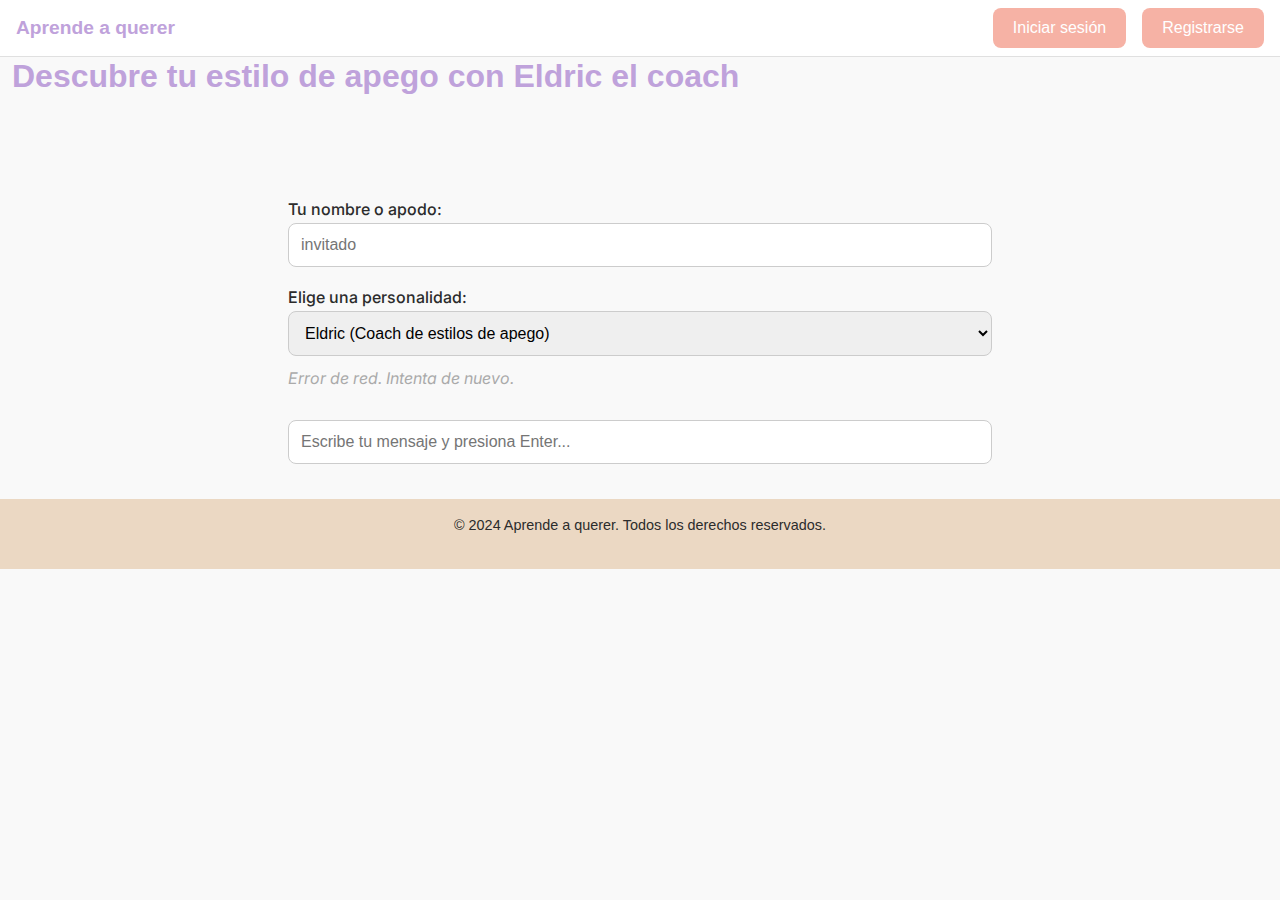
<file: index.html>
<!DOCTYPE html>
<html lang="es">
<head>
  <meta charset="UTF-8" />
  <meta name="viewport" content="width=device-width, initial-scale=1.0, maximum-scale=1.0, user-scalable=no" />
  <title>Aprende a querer</title>
  <link rel="stylesheet" href="assets/css/vendors/bootstrap.css">
  <link rel="stylesheet" href="assets/css/landing.css">
  <style>
    :root {
      --color-primary: #BFA2DB;
      --color-secondary: #EBD8C3;
      --color-accent: #F6B2A5;
      --color-bg: #F9F9F9;
      --color-text: #2C2C2C;
      --color-border: #E0E0E0;
    }

    body {
      background-color: var(--color-bg);
      color: var(--color-text);
      font-family: 'Outfit', sans-serif;
      margin: 0;
      padding: 0;
    }

    h1, h2 {
      color: var(--color-primary);
      font-weight: 600;
    }

    .btn-solid {
      background-color: var(--color-accent);
      color: white;
      border: none;
      border-radius: 8px;
      padding: 0.5rem 1.25rem;
      text-decoration: none;
    }

    .btn-solid:hover {
      background-color: #e6958c;
    }

    .navbar {
      background-color: white;
      border-bottom: 1px solid var(--color-border);
      padding: 0.5rem 1rem;
    }

    .navbar-title {
      font-weight: 600;
      font-size: 1.2rem;
      color: var(--color-primary);
    }

    .navbar-buttons {
      margin-left: auto;
    }

    .navbar-buttons a {
      margin-left: 1rem;
    }

    .footer-content {
      background-color: var(--color-secondary);
      padding: 1rem;
      text-align: center;
      font-size: 0.9rem;
      color: var(--color-text);
    }

    .chat-container {
      max-width: 800px;
      margin: 0 auto;
      padding: 1rem;
    }

    .chat-container iframe {
      width: 100%;
      border: none;
      overflow: hidden;
    }

    @media (max-width: 768px) {
      body, html {
        margin: 0;
        padding: 0;
      }

      .navbar, .home-sec, .footer-content {
        display: none;
      }

      .chat-container {
        width: 100vw;
        padding: 0;
      }

      .chat-container iframe {
        width: 100%;
      }
    }
  </style>
</head>
<body>

<nav class="navbar navbar-expand-lg d-flex align-items-center">
  <div class="navbar-title">Aprende a querer</div>
  <div class="navbar-buttons d-flex align-items-center">
    <a href="/login.html" class="btn-solid">Iniciar sesión</a>
    <a href="/register.html" class="btn-solid">Registrarse</a>
  </div>
</nav>

<section id="home" class="section-b-space home-section">
  <div class="container-fluid">
    <div class="home-sec">
      <div class="home-content">
        <div>
          <h2>Descubre tu estilo de apego con Eldric el coach</h2>
        </div>
      </div>
    </div>

    <div id="chatbot" class="mt-5">
      <div class="chat-container">
        <iframe src="/chat.html" scrolling="no" id="chatframe"></iframe>
      </div>
    </div>

  </div>
</section>

<footer>
  <div class="footer-content">
    <p>© 2024 Aprende a querer. Todos los derechos reservados.</p>
  </div>
</footer>

<script>
  // Ajuste dinámico de altura del iframe
  window.addEventListener("message", (event) => {
    const iframe = document.getElementById("chatframe");
    if (event.data?.type === "resize" && event.data?.height) {
      iframe.style.height = event.data.height + "px";
    }
  });
</script>

<script src="assets/js/bootstrap.bundle.min.js"></script>
<script src="assets/js/landing.js"></script>
</body>
</html>
</file>
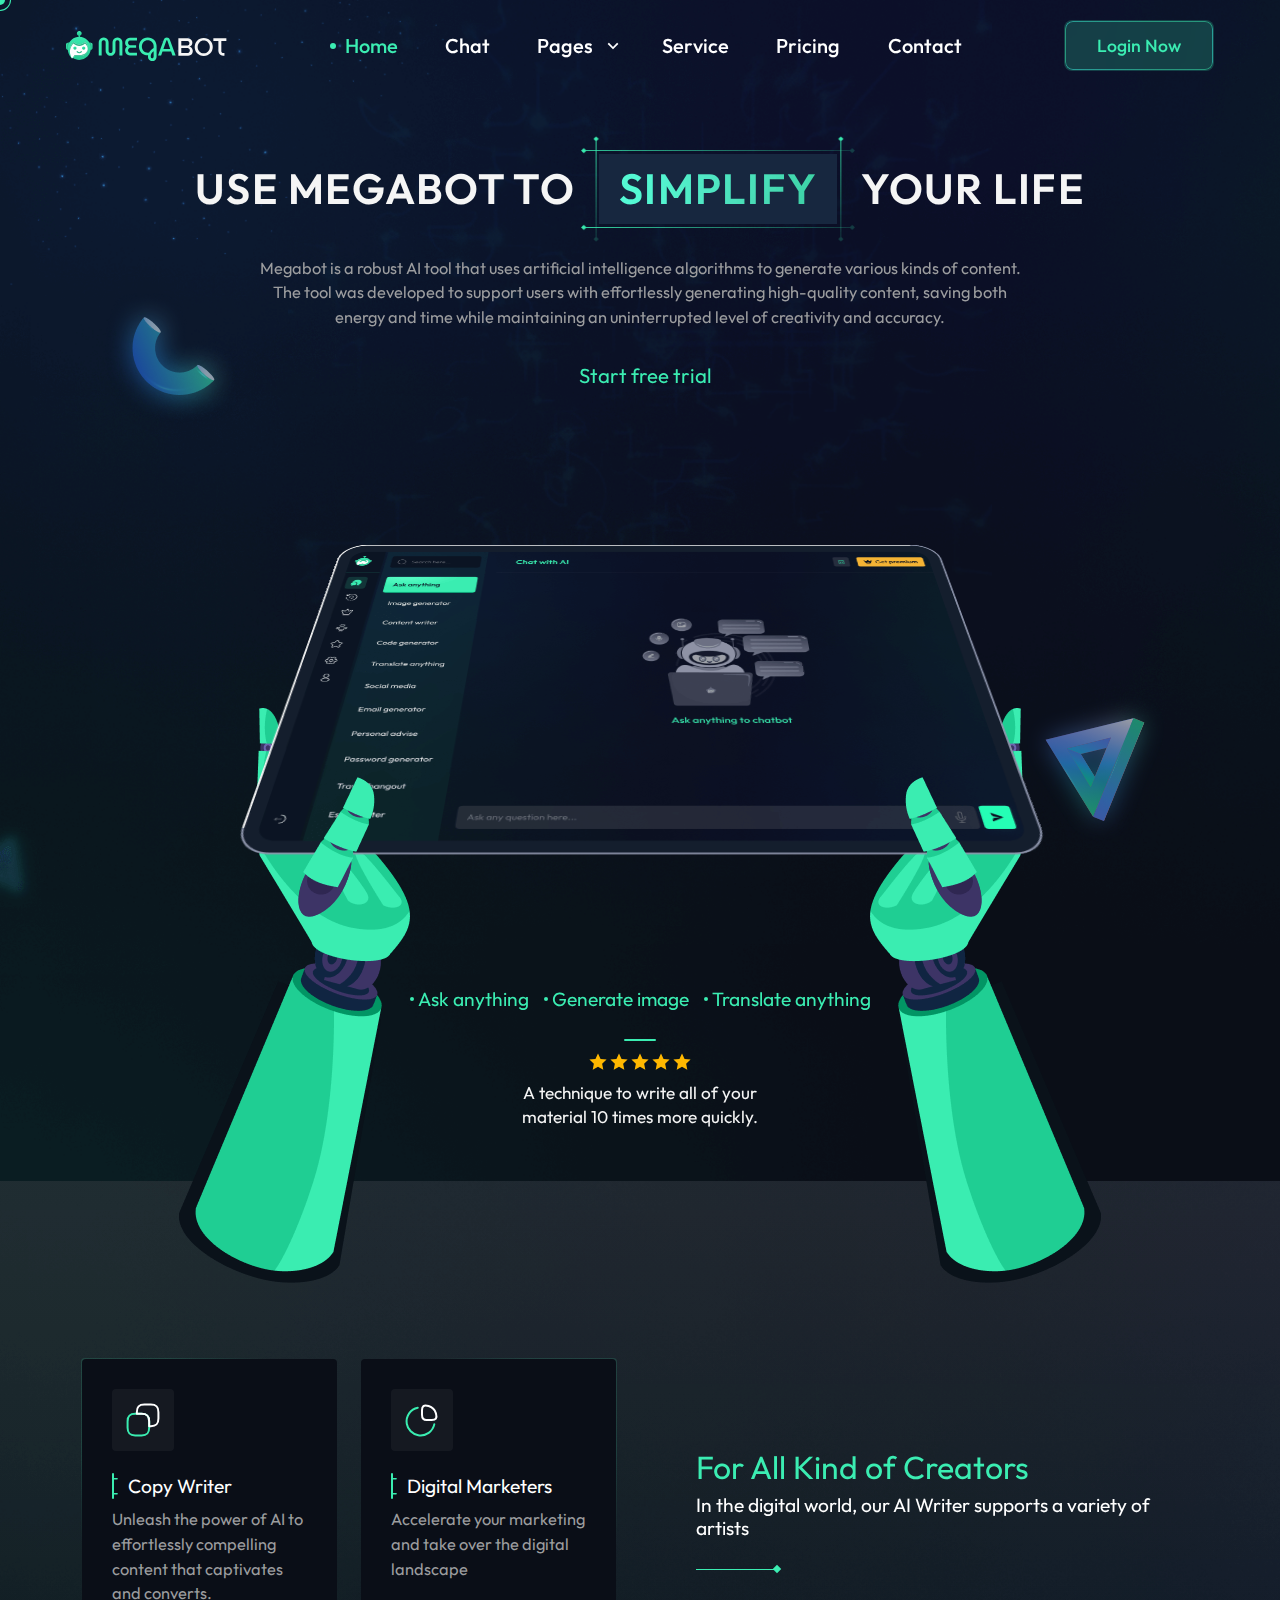
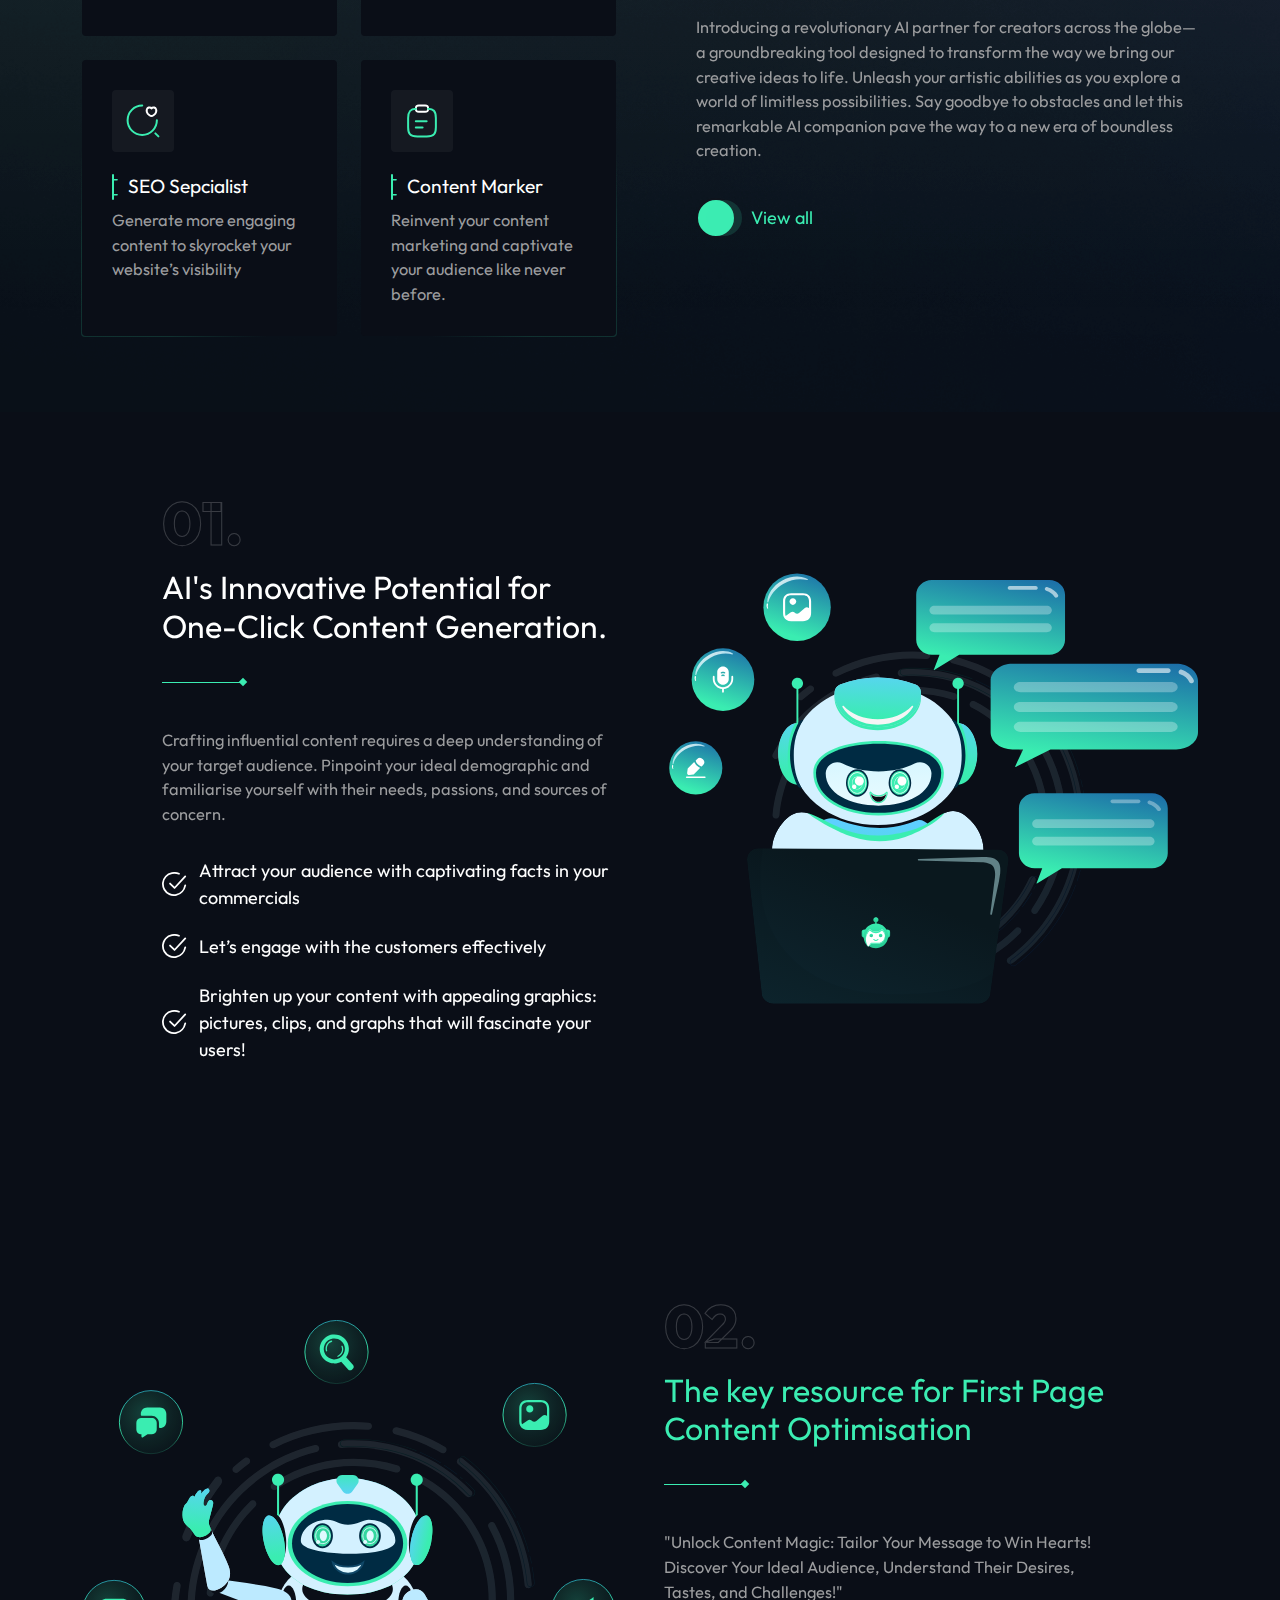
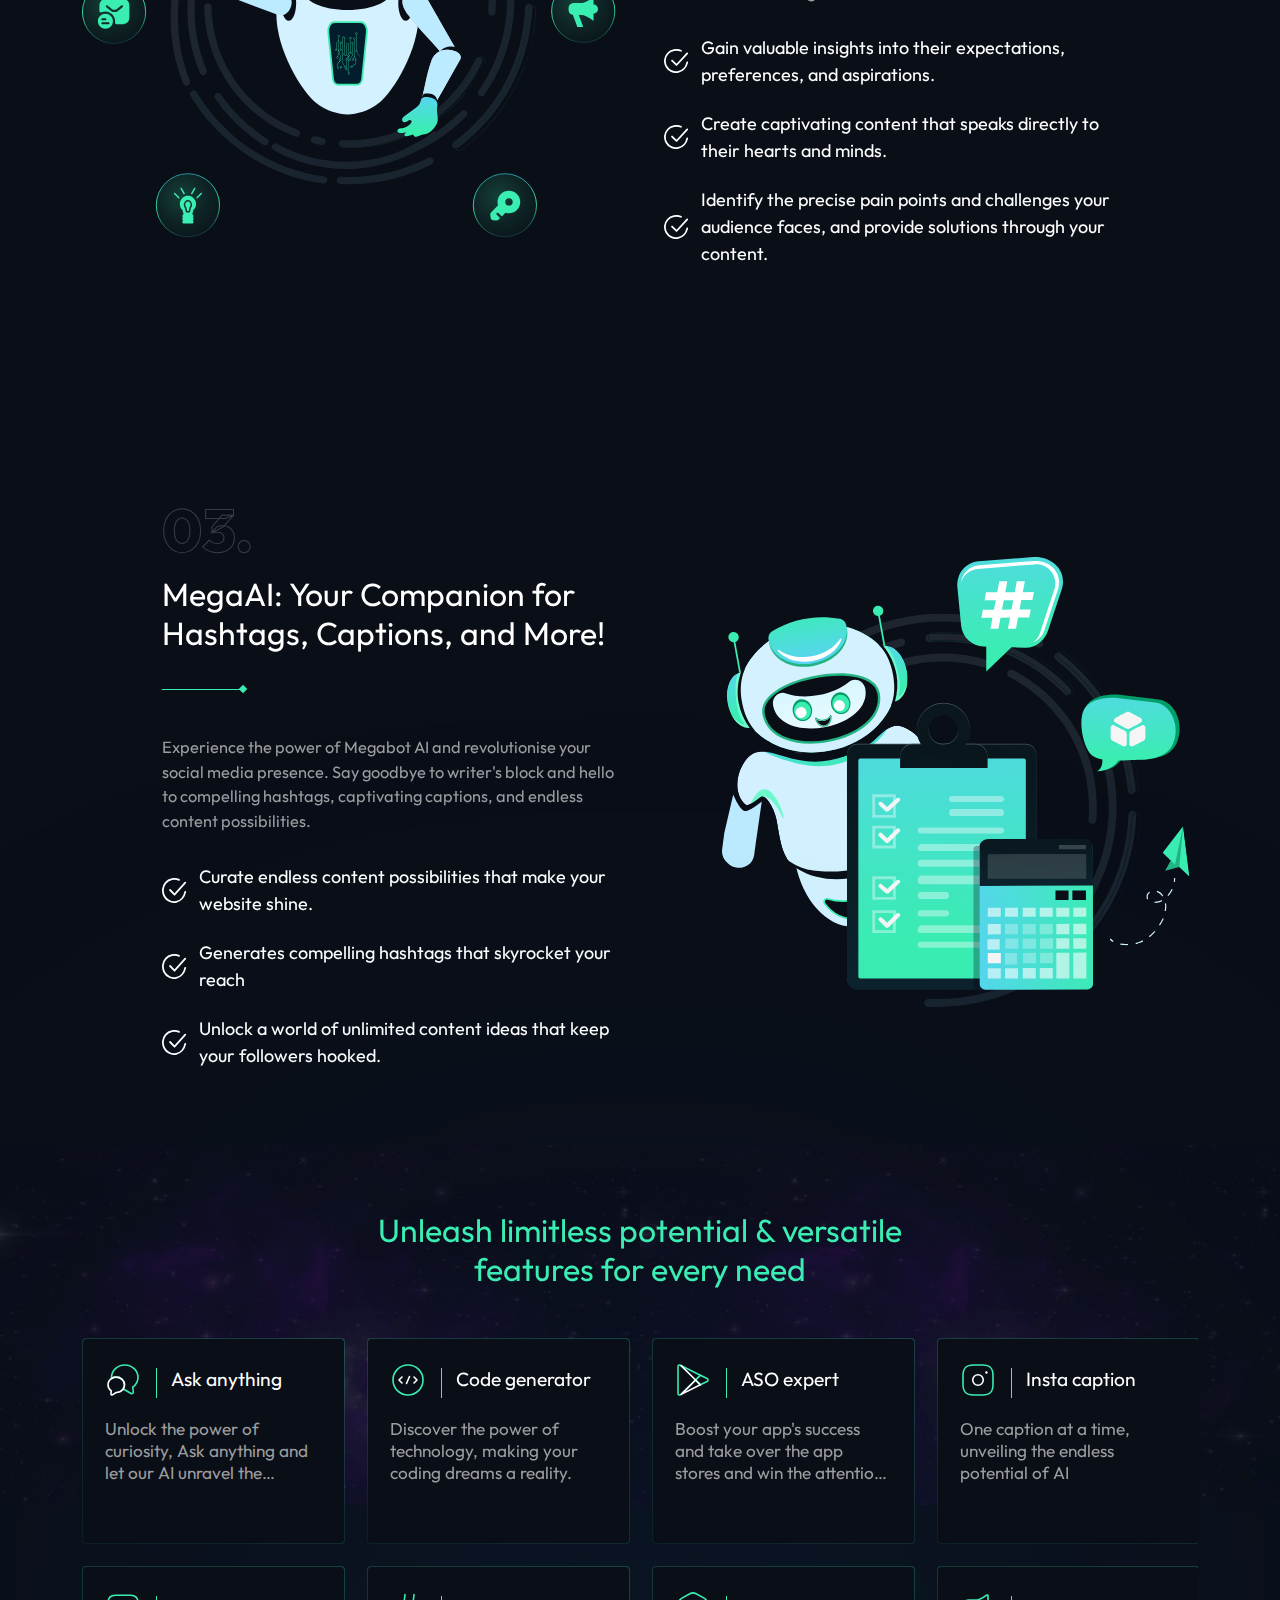
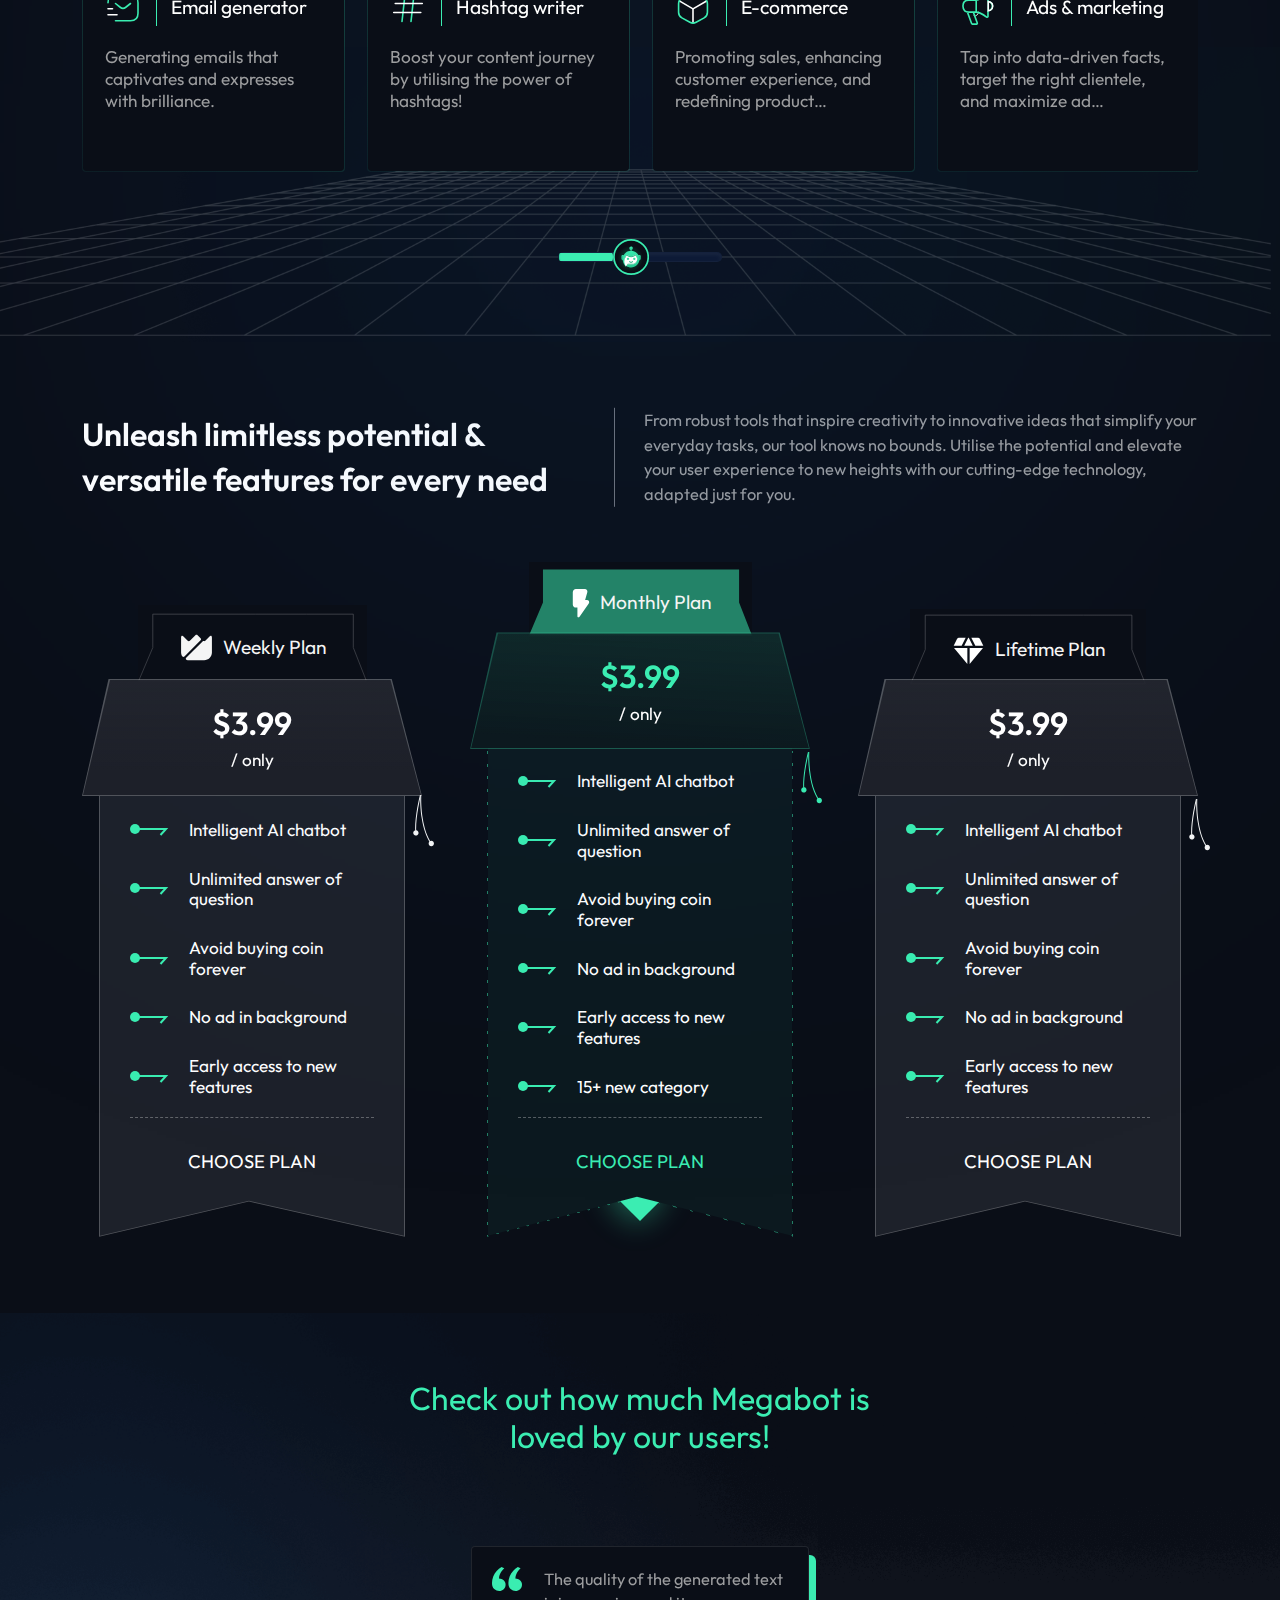
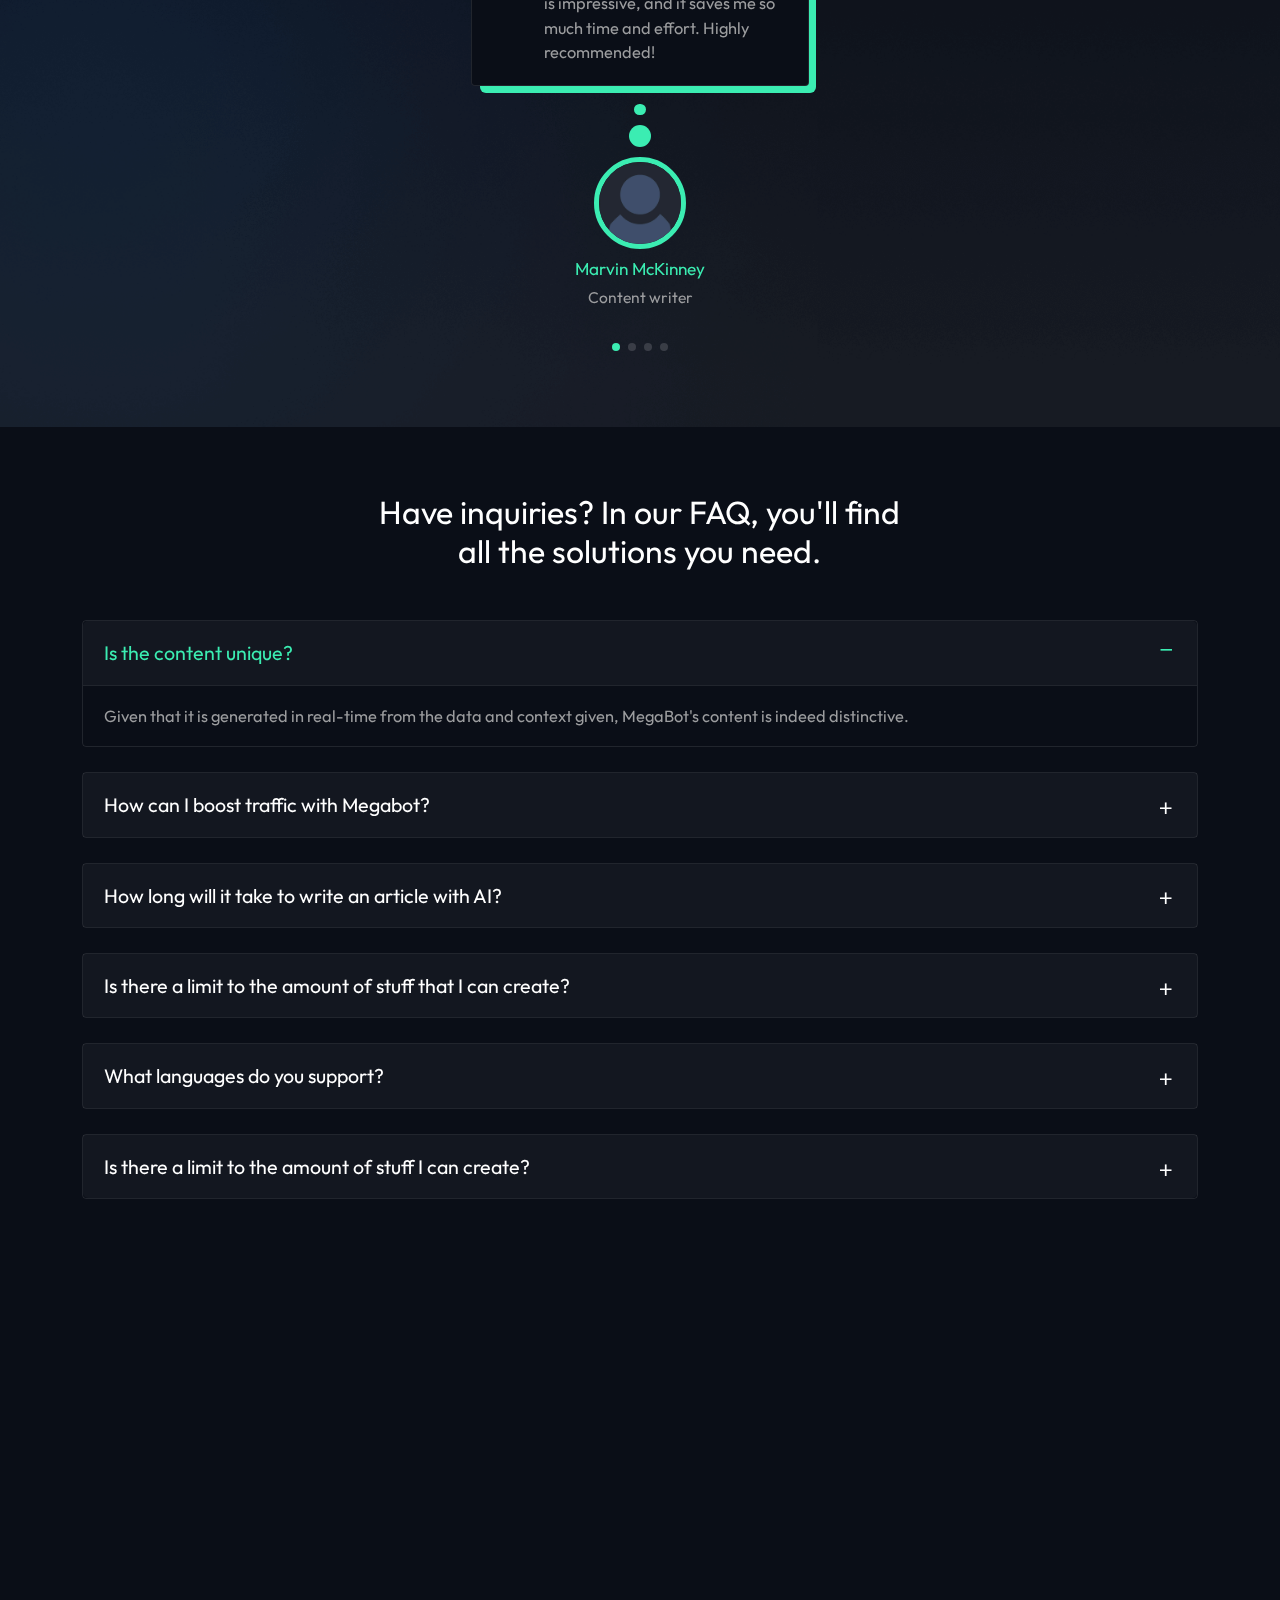
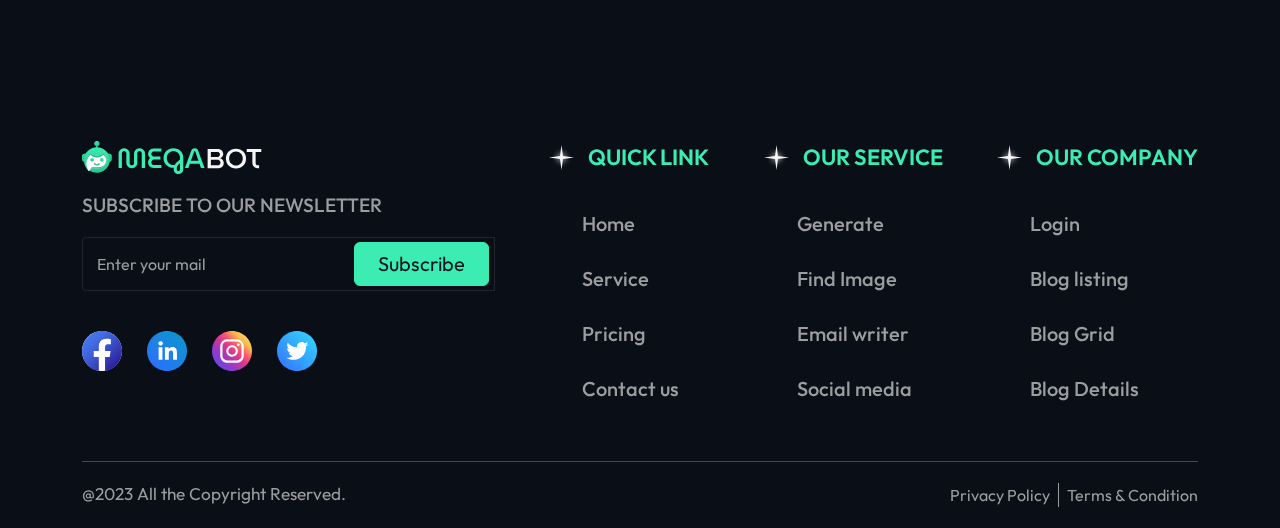
<file: html/index.html>
<!DOCTYPE html>
<html lang="en">

<head>
    <meta http-equiv="Content-Type" content="text/html; charset=UTF-8">
    <meta http-equiv="X-UA-Compatible" content="IE=edge">
    <meta name="viewport" content="width=device-width, initial-scale=1.0">
    <meta name="description" content="megabot">
    <meta name="keywords" content="megabot">
    <meta name="author" content="megabot">
    <link rel="icon" href="../assets/images/favicon.png" type="image/x-icon" />
    <link rel="shortcut icon" href="../assets/images/favicon.png" type="image/x-icon" />
    <title>Megabot</title>

    <!--Google font-->
    <link rel="preconnect" href="https://fonts.googleapis.com">
    <link rel="preconnect" href="https://fonts.gstatic.com" crossorigin>
    <link href="https://fonts.googleapis.com/css2?family=Outfit:wght@400;600;700;900&display=swap" rel="stylesheet">

    <!-- bootstrap css -->
    <link id="rtl-link" rel="stylesheet" type="text/css" href="../assets/css/vendors/bootstrap.css">

    <!-- remixicon css -->
    <link rel="stylesheet" type="text/css" href="../assets/css/vendors/remixicon.css">

    <!-- iconsax css -->
    <link rel="stylesheet" type="text/css" href="../assets/css/vendors/iconsax.css" />

    <!-- animation css -->
    <link rel="stylesheet" type="text/css" href="../assets/css/vendors/aos.css">

    <!-- swiper slider css -->
    <link rel="stylesheet" type="text/css" href="../assets/css/vendors/swiper-bundle.min.css" />

    <!-- style css -->
    <link rel="stylesheet" type="text/css" href="../assets/css/style.css">



</head>

<body>

    <!-- header start -->
    <header>
        <button class="navbar-toggler d-xl-none d-inline navbar-menu-button" type="button" data-bs-toggle="offcanvas"
            data-bs-target="#primaryMenu">
            <span class="navbar-toggler-icon">
                <i class="iconsax" data-icon="text-align-justify"></i>
            </span>
        </button>
        <a href="index.html">
            <img src="../assets/images/logo.svg" class="img-fluid" alt="logo">
        </a>
        <nav class="header-nav-middle">
            <div class="main-nav navbar navbar-expand-xl navbar-light navbar-sticky">
                <div class="offcanvas offcanvas-collapse order-xl-2" id="primaryMenu">
                    <div class="offcanvas-header navbar-shadow">
                        <h5 class="mb-0">Back</h5>
                        <button class="btn-close lead" type="button" data-bs-dismiss="offcanvas"
                            aria-label="Close"></button>
                    </div>
                    <div class="offcanvas-body">
                        <ul class="navbar-nav">
                            <li class="nav-item active">
                                <a class="nav-link" href="index.html">Home</a>
                            </li>

                            <li class="nav-item">
                                <a class="nav-link" href="chat.html">Chat</a>
                            </li>

                            <li class="nav-item dropdown">
                                <a class="nav-link dropdown-toggle" href="javascript:void(0)"
                                    data-bs-toggle="dropdown">Pages</a>

                                <ul class="dropdown-menu">
                                    <li>
                                        <a class="dropdown-item" href="404.html">404</a>
                                    </li>
                                    <li>
                                        <a class="dropdown-item" href="login.html">Login</a>
                                    </li>
                                    <li>
                                        <a class="dropdown-item" href="reset-password.html">Reset Password</a>
                                    </li>
                                    <li>
                                        <a class="dropdown-item" href="otp.html">OTP</a>
                                    </li>
                                    <li>
                                        <a class="dropdown-item" href="blog-grid.html">Blog Grid</a>
                                    </li>
                                    <li>
                                        <a class="dropdown-item" href="blog-listing.html">Blog Listing</a>
                                    </li>
                                    <li>
                                        <a class="dropdown-item" href="blog-details.html">Blog Details</a>
                                    </li>
                                    <li>
                                        <a class="dropdown-item" href="terms.html">Terms & Conditon</a>
                                    </li>
                                </ul>
                            </li>

                            <li class="nav-item">
                                <a class="nav-link" href="service.html">service</a>
                            </li>

                            <li class="nav-item">
                                <a class="nav-link" href="pricing.html">pricing</a>
                            </li>

                            <li class="nav-item">
                                <a class="nav-link" href="contact-us.html">contact</a>
                            </li>
                        </ul>
                    </div>
                </div>
            </div>
        </nav>
        <a data-cursor="pointer" href="login.html" class="btn btn-theme d-sm-inline-block d-none"><span>Login
                Now</span></a>
    </header>
    <!-- header end -->


    <!-- home section start -->
    <section class="home-section">
        <div class="container">
            <div class="row">
                <div class="col-12">
                    <div class="home-content">
                        <div class="bg-effect">
                            <img src="../assets/images/home/home-bg.gif" class="img-fluid bg-gif" alt="">
                            <img src="../assets/svg/home/1.png" class="img-fluid effect1 rotate-effect" alt="">
                            <img src="../assets/svg/home/2.svg" class="img-fluid effect2 rotate-effect" alt="">
                        </div>
                        <div>
                            <h1>USE MEGABOT TO <div class="title-effect">
                                    <img src="../assets/images/title-effect.png" alt=""><span>SIMPLIFY</span>
                                </div> YOUR LIFE</h1>
                            <p>
                                Megabot is a robust AI tool that uses artificial intelligence algorithms to generate
                                various kinds of content.
                                The tool was developed to support users with effortlessly generating high-quality
                                content, saving both energy and time while maintaining an uninterrupted level of
                                creativity and accuracy.

                            </p>
                            <a data-cursor="pointer" class="start-link"><i class="iconsax"
                                    data-icon="play-circle"></i>Start free trial</a>
                        </div>
                    </div>
                    <div class="home-laptop px-md-0 px-3">
                        <div class="laptop-sec position-relative">
                            <div class="hand-sec">
                                <img src="../assets/images/home/hand.png" class="img-fluid left-hand" alt="hand">
                                <img src="../assets/images/home/hand.png" class="img-fluid right-hand" alt="hand">
                                <img src="../assets/images/home/finger.png" class="img-fluid left-finger" alt="hand">
                                <img src="../assets/images/home/finger.png" class="img-fluid right-finger" alt="hand">
                            </div>
                            <img src="../assets/images/home/laptop.png" class="img-fluid laptop-img" alt="laptop">
                        </div>
                        <div class="home-info">
                            <ul class="info-list">
                                <li>Ask anything </li>
                                <li>Generate image</li>
                                <li>Translate anything</li>
                            </ul>
                            <ul class="star-rating">
                                <li><i class="ri-star-fill"></i></li>
                                <li><i class="ri-star-fill"></i></li>
                                <li><i class="ri-star-fill"></i></li>
                                <li><i class="ri-star-fill"></i></li>
                                <li><i class="ri-star-fill"></i></li>
                            </ul>
                            <h4>A technique to write
                                all of your material 10 times more quickly.</h4>
                        </div>
                    </div>
                </div>
            </div>
        </div>
    </section>
    <!-- home section end -->



    <!-- service section start -->
    <div class="service-section section-b-space">
        <div class="container">
            <div class="row g-5">
                <div class="col-lg-6">
                    <div class="row g-4 service-row">
                        <div class="col-sm-6">
                            <div class="service-box">
                                <div class="service-icon">
                                    <img src="../assets/svg/service/copy.svg" class="img-fluid outline-icon" alt="">
                                    <img src="../assets/svg/service/copy-bold.svg" class="img-fluid bold-icon" alt="">
                                </div>
                                <div class="service-content">
                                    <h3><img src="../assets/svg/service-title.svg" alt="effect" class="img-fluid">Copy
                                        writer</h3>
                                    <p>Unleash the power of AI to effortlessly compelling content that captivates
                                        and converts.</p>
                                </div>
                            </div>
                        </div>
                        <div class="col-sm-6">
                            <div class="service-box">
                                <div class="service-icon">
                                    <img src="../assets/svg/service/graph.svg" class="img-fluid outline-icon" alt="">
                                    <img src="../assets/svg/service/graph-bold.svg" class="img-fluid bold-icon" alt="">
                                </div>
                                <div class="service-content">
                                    <h3><img src="../assets/svg/service-title.svg" alt="effect"
                                            class="img-fluid">Digital
                                        marketers</h3>
                                    <p>Accelerate your marketing and take over the digital landscape</p>
                                </div>
                            </div>
                        </div>
                        <div class="col-sm-6">
                            <div class="service-box">
                                <div class="service-icon">
                                    <img src="../assets/svg/service/search.svg" class="img-fluid outline-icon" alt="">
                                    <img src="../assets/svg/service/search-bold.svg" class="img-fluid bold-icon" alt="">
                                </div>
                                <div class="service-content">
                                    <h3><img src="../assets/svg/service-title.svg" alt="effect" class="img-fluid">SEO
                                        Sepcialist</h3>
                                    <p>Generate more engaging content to skyrocket your website’s visibility
                                    </p>
                                </div>
                            </div>
                        </div>
                        <div class="col-sm-6">
                            <div class="service-box">
                                <div class="service-icon">
                                    <img src="../assets/svg/service/text.svg" class="img-fluid outline-icon" alt="">
                                    <img src="../assets/svg/service/text-bold.svg" class="img-fluid bold-icon" alt="">
                                </div>
                                <div class="service-content">
                                    <h3><img src="../assets/svg/service-title.svg" alt="effect"
                                            class="img-fluid">Content
                                        marker</h3>
                                    <p>Reinvent your content marketing and captivate your audience like never before.
                                    </p>
                                </div>
                            </div>
                        </div>
                    </div>
                </div>
                <div class="col-lg-6">
                    <div class="service-info">
                        <div>
                            <div class="title">
                                <h2>For All Kind of Creators</h2>
                                <h3>In the digital world, our AI Writer supports a variety of artists</h3>
                            </div>
                            <p>Introducing a revolutionary AI partner for creators across the globe—a groundbreaking
                                tool designed to transform the way we bring our creative ideas to life. Unleash your
                                artistic abilities as you explore a world of limitless possibilities. Say goodbye to
                                obstacles and let
                                this remarkable AI companion pave the way to a new era of boundless creation.</p>
                            <a data-cursor="pointer" class="btn-arrow" href="">
                                <div class="icon-arrow"><i class="iconsax" data-icon="arrow-up"></i></div>View all
                            </a>
                        </div>
                    </div>
                </div>
            </div>
        </div>
    </div>
    <!-- service section end -->


    <!-- about section start -->
    <section class="about-section section-b-space section-mb-space">
        <div class="bg-effect" data-aos="fade-left" data-aos-duration="1000" data-aos-delay="500"></div>
        <div class="container">
            <div class="row g-md-5 g-4">
                <div class="col-lg-6 order-lg-0 order-1">
                    <div class="about-content">
                        <div>
                            <div class="title">
                                <span class="number-pattern">01.</span>
                                <h2 class="text-white">AI's Innovative Potential for One-Click Content
                                    Generation.</h2>
                            </div>
                            <p>Crafting influential content requires a deep understanding of your target audience.
                                Pinpoint your ideal demographic and familiarise yourself with their needs, passions, and
                                sources of concern.</p>
                            <ul>
                                <li><img src="../assets/svg/tick.svg" class="img-fluid" alt="tick">Attract your audience
                                    with captivating facts in your commercials</li>
                                <li><img src="../assets/svg/tick.svg" class="img-fluid" alt="tick">Let’s engage with the
                                    customers effectively </li>
                                <li><img src="../assets/svg/tick.svg" class="img-fluid" alt="tick">Brighten up your
                                    content with appealing graphics: pictures, clips, and graphs that will fascinate
                                    your users!</li>
                            </ul>
                        </div>
                    </div>
                </div>
                <div class="col-lg-6">
                    <div class="about-img">
                        <img src="../assets/svg/character/1.svg" class="img-fluid" alt="about">
                    </div>
                </div>
            </div>
        </div>
    </section>
    <!-- about section end -->

    <!-- about section start -->
    <section class="about-section right-version section-b-space section-mb-space">
        <div class="bg-effect" data-aos="fade-right" data-aos-duration="1000" data-aos-delay="500"></div>
        <div class="container">
            <div class="row g-md-5 g-4">
                <div class="col-lg-6">
                    <div class="about-img">
                        <img src="../assets/svg/character/2.svg" class="img-fluid" alt="about">
                    </div>
                </div>
                <div class="col-lg-6">
                    <div class="about-content">
                        <div>
                            <div class="title">
                                <span class="number-pattern">02.</span>
                                <h2>The key resource for First Page Content Optimisation</h2>
                            </div>
                            <p>"Unlock Content Magic: Tailor Your Message to Win Hearts! Discover Your Ideal Audience,
                                Understand Their Desires, Tastes, and Challenges!"</p>
                            <ul>
                                <li><img src="../assets/svg/tick.svg" class="img-fluid" alt="tick">Gain valuable
                                    insights into their expectations, preferences, and aspirations.</li>
                                <li><img src="../assets/svg/tick.svg" class="img-fluid" alt="tick">Create captivating
                                    content that speaks directly to their hearts and minds.</li>
                                <li><img src="../assets/svg/tick.svg" class="img-fluid" alt="tick">Identify the precise
                                    pain points and challenges your audience faces, and provide solutions through your
                                    content. </li>
                            </ul>
                        </div>
                    </div>
                </div>
            </div>
        </div>
    </section>
    <!-- about section end -->


    <!-- about section start -->
    <section class="about-section section-b-space">
        <div class="bg-effect" data-aos="fade-left" data-aos-duration="1000" data-aos-delay="500"></div>
        <div class="container">
            <div class="row g-md-5 g-4">
                <div class="col-lg-6 order-lg-0 order-1">
                    <div class="about-content">
                        <div>
                            <div class="title">
                                <span class="number-pattern">03.</span>
                                <h2 class="text-white">MegaAI: Your Companion for Hashtags, Captions,
                                    and More!</h2>
                            </div>
                            <p>Experience the power of Megabot AI and revolutionise your social media presence. Say
                                goodbye to writer's block and hello to compelling hashtags, captivating captions, and
                                endless content possibilities.</p>
                            <ul>
                                <li><img src="../assets/svg/tick.svg" class="img-fluid" alt="tick">Curate endless
                                    content possibilities that make your website shine. </li>
                                <li><img src="../assets/svg/tick.svg" class="img-fluid" alt="tick">Generates compelling
                                    hashtags that skyrocket your reach</li>
                                <li><img src="../assets/svg/tick.svg" class="img-fluid" alt="tick">Unlock a world of
                                    unlimited content ideas that keep your followers hooked.</li>
                            </ul>
                        </div>
                    </div>
                </div>
                <div class="col-lg-6">
                    <div class="about-img">
                        <img src="../assets/svg/character/3.svg" class="img-fluid" alt="about">
                    </div>
                </div>
            </div>
        </div>
    </section>
    <!-- about section end -->


    <!-- feature section start -->
    <section class="feature-section section-b-space">
        <div class="bg-effect">
            <img src="../assets/images/feature.gif" class="img-fluid feature-left" alt="">
            <img src="../assets/images/feature.gif" class="img-fluid feature-right" alt="">
            <img src="../assets/images/feature-bg.png" class="img-fluid feature-bg" alt="">
            <span class="round-effect"></span>
        </div>
        <div class="container">
            <div class="title-basic">
                <h2>Unleash limitless potential &
                    versatile features for every need</h2>
            </div>
            <div class="swiper featureSlider">
                <div id="featureSlider" class="swiper-wrapper">
                    <div class="swiper-slide">
                        <div class="row g-xxl-5 g-4">
                            <div class="col-xl-3 col-lg-4 col-sm-6">
                                <div class="feature-box">
                                    <div class="feature-top">
                                        <div class="feature-icon">
                                            <img src="../assets/svg/feature/message.svg" class="img-fluid outline-icon"
                                                alt="">
                                            <img src="../assets/svg/feature/message-bold.svg"
                                                class="img-fluid bold-icon" alt="">
                                        </div>
                                        <h3>Ask anything</h3>
                                    </div>
                                    <h4>Unlock the power of curiosity, Ask anything and let our AI unravel the answers
                                        for you!</h4>
                                    <div data-cursor="pointer" class="link-overflow"><a href="service.html">Read more <i
                                                class="iconsax" data-icon="arrow-right"></i></a>
                                    </div>
                                </div>
                            </div>
                            <div class="col-xl-3 col-lg-4 col-sm-6">
                                <div class="feature-box">
                                    <div class="feature-top">
                                        <div class="feature-icon">
                                            <img src="../assets/svg/feature/code.svg" class="img-fluid outline-icon"
                                                alt="">
                                            <img src="../assets/svg/feature/code-bold.svg" class="img-fluid bold-icon"
                                                alt="">
                                        </div>
                                        <h3>Code generator</h3>
                                    </div>
                                    <h4>Discover the power of technology, making your coding dreams a reality.
                                    </h4>
                                    <div data-cursor="pointer" class="link-overflow"><a href="service.html">Read more <i
                                                class="iconsax" data-icon="arrow-right"></i></a>
                                    </div>
                                </div>
                            </div>
                            <div class="col-xl-3 col-lg-4 col-sm-6">
                                <div class="feature-box">
                                    <div class="feature-top">
                                        <div class="feature-icon">
                                            <img src="../assets/svg/feature/play.svg" class="img-fluid outline-icon"
                                                alt="">
                                            <img src="../assets/svg/feature/play-bold.svg" class="img-fluid bold-icon"
                                                alt="">
                                        </div>
                                        <h3>ASO expert</h3>
                                    </div>
                                    <h4>Boost your app's success and take over the app stores and win the attention of
                                        millions.</h4>
                                    <div data-cursor="pointer" class="link-overflow"><a href="service.html">Read more <i
                                                class="iconsax" data-icon="arrow-right"></i></a>
                                    </div>
                                </div>
                            </div>
                            <div class="col-xl-3 col-lg-4 col-sm-6">
                                <div class="feature-box">
                                    <div class="feature-top">
                                        <div class="feature-icon">
                                            <img src="../assets/svg/feature/insta.svg" class="img-fluid outline-icon"
                                                alt="">
                                            <img src="../assets/svg/feature/insta-bold.svg" class="img-fluid bold-icon"
                                                alt="">
                                        </div>
                                        <h3>Insta caption</h3>
                                    </div>
                                    <h4>One caption at a time, unveiling the endless potential of AI</h4>
                                    <div data-cursor="pointer" class="link-overflow"><a href="service.html">Read more <i
                                                class="iconsax" data-icon="arrow-right"></i></a>
                                    </div>
                                </div>
                            </div>
                            <div class="col-xl-3 col-lg-4 col-sm-6">
                                <div class="feature-box">
                                    <div class="feature-top">
                                        <div class="feature-icon">
                                            <img src="../assets/svg/feature/mail.svg" class="img-fluid outline-icon"
                                                alt="">
                                            <img src="../assets/svg/feature/mail-bold.svg" class="img-fluid bold-icon"
                                                alt="">
                                        </div>
                                        <h3>Email generator</h3>
                                    </div>
                                    <h4>Generating emails that captivates and expresses with brilliance.
                                    </h4>
                                    <div data-cursor="pointer" class="link-overflow"><a href="service.html">Read more <i
                                                class="iconsax" data-icon="arrow-right"></i></a>
                                    </div>
                                </div>
                            </div>
                            <div class="col-xl-3 col-lg-4 col-sm-6">
                                <div class="feature-box">
                                    <div class="feature-top">
                                        <div class="feature-icon">
                                            <img src="../assets/svg/feature/hashtag.svg" class="img-fluid outline-icon"
                                                alt="">
                                            <img src="../assets/svg/feature/hashtag-bold.svg"
                                                class="img-fluid bold-icon" alt="">
                                        </div>
                                        <h3>Hashtag writer</h3>
                                    </div>
                                    <h4>Boost your content journey by utilising the power of hashtags!
                                    </h4>
                                    <div data-cursor="pointer" class="link-overflow"><a href="service.html">Read more <i
                                                class="iconsax" data-icon="arrow-right"></i></a>
                                    </div>
                                </div>
                            </div>
                            <div class="col-xl-3 col-lg-4 col-sm-6">
                                <div class="feature-box">
                                    <div class="feature-top">
                                        <div class="feature-icon">
                                            <img src="../assets/svg/feature/box.svg" class="img-fluid outline-icon"
                                                alt="">
                                            <img src="../assets/svg/feature/box-bold.svg" class="img-fluid bold-icon"
                                                alt="">
                                        </div>
                                        <h3>E-commerce</h3>
                                    </div>
                                    <h4>Promoting sales, enhancing customer experience, and redefining product
                                        recommendations.</h4>
                                    <div data-cursor="pointer" class="link-overflow"><a href="service.html">Read more <i
                                                class="iconsax" data-icon="arrow-right"></i></a>
                                    </div>
                                </div>
                            </div>
                            <div class="col-xl-3 col-lg-4 col-sm-6">
                                <div class="feature-box">
                                    <div class="feature-top">
                                        <div class="feature-icon">
                                            <img src="../assets/svg/feature/marketing.svg"
                                                class="img-fluid outline-icon" alt="">
                                            <img src="../assets/svg/feature/marketing-bold.svg"
                                                class="img-fluid bold-icon" alt="">
                                        </div>
                                        <h3>Ads & marketing</h3>
                                    </div>
                                    <h4>Tap into data-driven facts, target the right clientele, and maximize ad
                                        performance.</h4>
                                    <div data-cursor="pointer" class="link-overflow"><a href="service.html">Read more <i
                                                class="iconsax" data-icon="arrow-right"></i></a>
                                    </div>
                                </div>
                            </div>
                        </div>
                    </div>
                    <div class="swiper-slide">
                        <div class="row g-xxl-5 g-4">
                            <div class="col-xl-3 col-lg-4 col-sm-6">
                                <div class="feature-box">
                                    <div class="feature-top">
                                        <div class="feature-icon">
                                            <img src="../assets/svg/feature/message.svg" class="img-fluid outline-icon"
                                                alt="">
                                            <img src="../assets/svg/feature/message-bold.svg"
                                                class="img-fluid bold-icon" alt="">
                                        </div>
                                        <h3>Ask anything</h3>
                                    </div>
                                    <h4>Unlock the power of curiosity, Ask anything and let our AI unravel the answers
                                        for you!</h4>
                                    <div data-cursor="pointer" class="link-overflow"><a href="service.html">Read more <i
                                                class="iconsax" data-icon="arrow-right"></i></a>
                                    </div>
                                </div>
                            </div>
                            <div class="col-xl-3 col-lg-4 col-sm-6">
                                <div class="feature-box">
                                    <div class="feature-top">
                                        <div class="feature-icon">
                                            <img src="../assets/svg/feature/code.svg" class="img-fluid outline-icon"
                                                alt="">
                                            <img src="../assets/svg/feature/code-bold.svg" class="img-fluid bold-icon"
                                                alt="">
                                        </div>
                                        <h3>Code generator</h3>
                                    </div>
                                    <h4>Discover the power of technology, making your coding dreams a reality.
                                    </h4>
                                    <div data-cursor="pointer" class="link-overflow"><a href="service.html">Read more <i
                                                class="iconsax" data-icon="arrow-right"></i></a>
                                    </div>
                                </div>
                            </div>
                            <div class="col-xl-3 col-lg-4 col-sm-6">
                                <div class="feature-box">
                                    <div class="feature-top">
                                        <div class="feature-icon">
                                            <img src="../assets/svg/feature/play.svg" class="img-fluid outline-icon"
                                                alt="">
                                            <img src="../assets/svg/feature/play-bold.svg" class="img-fluid bold-icon"
                                                alt="">
                                        </div>
                                        <h3>ASO expert</h3>
                                    </div>
                                    <h4>Boost your app's success and take over the app stores and win the attention of
                                        millions.</h4>
                                    <div data-cursor="pointer" class="link-overflow"><a href="service.html">Read more <i
                                                class="iconsax" data-icon="arrow-right"></i></a>
                                    </div>
                                </div>
                            </div>
                            <div class="col-xl-3 col-lg-4 col-sm-6">
                                <div class="feature-box">
                                    <div class="feature-top">
                                        <div class="feature-icon">
                                            <img src="../assets/svg/feature/insta.svg" class="img-fluid outline-icon"
                                                alt="">
                                            <img src="../assets/svg/feature/insta-bold.svg" class="img-fluid bold-icon"
                                                alt="">
                                        </div>
                                        <h3>Insta caption</h3>
                                    </div>
                                    <h4>One caption at a time, unveiling the endless potential of AI</h4>
                                    <div data-cursor="pointer" class="link-overflow"><a href="service.html">Read more <i
                                                class="iconsax" data-icon="arrow-right"></i></a>
                                    </div>
                                </div>
                            </div>
                            <div class="col-xl-3 col-lg-4 col-sm-6">
                                <div class="feature-box">
                                    <div class="feature-top">
                                        <div class="feature-icon">
                                            <img src="../assets/svg/feature/mail.svg" class="img-fluid outline-icon"
                                                alt="">
                                            <img src="../assets/svg/feature/mail-bold.svg" class="img-fluid bold-icon"
                                                alt="">
                                        </div>
                                        <h3>Email generator</h3>
                                    </div>
                                    <h4>Generating emails that captivates and expresses with brilliance.
                                    </h4>
                                    <div data-cursor="pointer" class="link-overflow"><a href="service.html">Read more <i
                                                class="iconsax" data-icon="arrow-right"></i></a>
                                    </div>
                                </div>
                            </div>
                            <div class="col-xl-3 col-lg-4 col-sm-6">
                                <div class="feature-box">
                                    <div class="feature-top">
                                        <div class="feature-icon">
                                            <img src="../assets/svg/feature/hashtag.svg" class="img-fluid outline-icon"
                                                alt="">
                                            <img src="../assets/svg/feature/hashtag-bold.svg"
                                                class="img-fluid bold-icon" alt="">
                                        </div>
                                        <h3>Hashtag writer</h3>
                                    </div>
                                    <h4>Boost your content journey by utilising the power of hashtags!
                                    </h4>
                                    <div data-cursor="pointer" class="link-overflow"><a href="service.html">Read more <i
                                                class="iconsax" data-icon="arrow-right"></i></a>
                                    </div>
                                </div>
                            </div>
                            <div class="col-xl-3 col-lg-4 col-sm-6">
                                <div class="feature-box">
                                    <div class="feature-top">
                                        <div class="feature-icon">
                                            <img src="../assets/svg/feature/box.svg" class="img-fluid outline-icon"
                                                alt="">
                                            <img src="../assets/svg/feature/box-bold.svg" class="img-fluid bold-icon"
                                                alt="">
                                        </div>
                                        <h3>E-commerce</h3>
                                    </div>
                                    <h4>Promoting sales, enhancing customer experience, and redefining product
                                        recommendations.</h4>
                                    <div data-cursor="pointer" class="link-overflow"><a href="service.html">Read more <i
                                                class="iconsax" data-icon="arrow-right"></i></a>
                                    </div>
                                </div>
                            </div>
                            <div class="col-xl-3 col-lg-4 col-sm-6">
                                <div class="feature-box">
                                    <div class="feature-top">
                                        <div class="feature-icon">
                                            <img src="../assets/svg/feature/marketing.svg"
                                                class="img-fluid outline-icon" alt="">
                                            <img src="../assets/svg/feature/marketing-bold.svg"
                                                class="img-fluid bold-icon" alt="">
                                        </div>
                                        <h3>Ads & marketing</h3>
                                    </div>
                                    <h4>Tap into data-driven facts, target the right clientele, and maximize ad
                                        performance.</h4>
                                    <div data-cursor="pointer" class="link-overflow"><a href="service.html">Read more <i
                                                class="iconsax" data-icon="arrow-right"></i></a>
                                    </div>
                                </div>
                            </div>
                        </div>
                    </div>
                    <div class="swiper-slide">
                        <div class="row g-xxl-5 g-4">
                            <div class="col-xl-3 col-lg-4 col-sm-6" data-aos="zoom-in" data-aos-duration="1000"
                                data-aos-delay="100">
                                <div class="feature-box">
                                    <div class="feature-top">
                                        <div class="feature-icon">
                                            <img src="../assets/svg/feature/message.svg" class="img-fluid outline-icon"
                                                alt="">
                                            <img src="../assets/svg/feature/message-bold.svg"
                                                class="img-fluid bold-icon" alt="">
                                        </div>
                                        <h3>Ask anything</h3>
                                    </div>
                                    <h4>Unlock the power of curiosity, Ask anything and let our AI unravel the answers
                                        for you!</h4>
                                    <div data-cursor="pointer" class="link-overflow"><a href="service.html">Read more <i
                                                class="iconsax" data-icon="arrow-right"></i></a>
                                    </div>
                                </div>
                            </div>
                            <div class="col-xl-3 col-lg-4 col-sm-6" data-aos="zoom-in" data-aos-duration="1000"
                                data-aos-delay="100">
                                <div class="feature-box">
                                    <div class="feature-top">
                                        <div class="feature-icon">
                                            <img src="../assets/svg/feature/code.svg" class="img-fluid outline-icon"
                                                alt="">
                                            <img src="../assets/svg/feature/code-bold.svg" class="img-fluid bold-icon"
                                                alt="">
                                        </div>
                                        <h3>Code generator</h3>
                                    </div>
                                    <h4>Discover the power of technology, making your coding dreams a reality.
                                    </h4>
                                    <div data-cursor="pointer" class="link-overflow"><a href="service.html">Read more <i
                                                class="iconsax" data-icon="arrow-right"></i></a>
                                    </div>
                                </div>
                            </div>
                            <div class="col-xl-3 col-lg-4 col-sm-6" data-aos="zoom-in" data-aos-duration="1000"
                                data-aos-delay="100">
                                <div class="feature-box">
                                    <div class="feature-top">
                                        <div class="feature-icon">
                                            <img src="../assets/svg/feature/play.svg" class="img-fluid outline-icon"
                                                alt="">
                                            <img src="../assets/svg/feature/play-bold.svg" class="img-fluid bold-icon"
                                                alt="">
                                        </div>
                                        <h3>ASO expert</h3>
                                    </div>
                                    <h4>Boost your app's success and take over the app stores and win the attention of
                                        millions.</h4>
                                    <div data-cursor="pointer" class="link-overflow"><a href="service.html">Read more <i
                                                class="iconsax" data-icon="arrow-right"></i></a>
                                    </div>
                                </div>
                            </div>
                            <div class="col-xl-3 col-lg-4 col-sm-6" data-aos="zoom-in" data-aos-duration="1000"
                                data-aos-delay="100">
                                <div class="feature-box">
                                    <div class="feature-top">
                                        <div class="feature-icon">
                                            <img src="../assets/svg/feature/insta.svg" class="img-fluid outline-icon"
                                                alt="">
                                            <img src="../assets/svg/feature/insta-bold.svg" class="img-fluid bold-icon"
                                                alt="">
                                        </div>
                                        <h3>Insta caption</h3>
                                    </div>
                                    <h4>One caption at a time, unveiling the endless potential of AI</h4>
                                    <div data-cursor="pointer" class="link-overflow"><a href="service.html">Read more <i
                                                class="iconsax" data-icon="arrow-right"></i></a>
                                    </div>
                                </div>
                            </div>
                            <div class="col-xl-3 col-lg-4 col-sm-6" data-aos="zoom-in" data-aos-duration="1000"
                                data-aos-delay="100">
                                <div class="feature-box">
                                    <div class="feature-top">
                                        <div class="feature-icon">
                                            <img src="../assets/svg/feature/mail.svg" class="img-fluid outline-icon"
                                                alt="">
                                            <img src="../assets/svg/feature/mail-bold.svg" class="img-fluid bold-icon"
                                                alt="">
                                        </div>
                                        <h3>Email generator</h3>
                                    </div>
                                    <h4>Generating emails that captivates and expresses with brilliance.
                                    </h4>
                                    <div data-cursor="pointer" class="link-overflow"><a href="service.html">Read more <i
                                                class="iconsax" data-icon="arrow-right"></i></a>
                                    </div>
                                </div>
                            </div>
                            <div class="col-xl-3 col-lg-4 col-sm-6" data-aos="zoom-in" data-aos-duration="1000"
                                data-aos-delay="100">
                                <div class="feature-box">
                                    <div class="feature-top">
                                        <div class="feature-icon">
                                            <img src="../assets/svg/feature/hashtag.svg" class="img-fluid outline-icon"
                                                alt="">
                                            <img src="../assets/svg/feature/hashtag-bold.svg"
                                                class="img-fluid bold-icon" alt="">
                                        </div>
                                        <h3>Hashtag writer</h3>
                                    </div>
                                    <h4>Boost your content journey by utilising the power of hashtags!
                                    </h4>
                                    <div data-cursor="pointer" class="link-overflow"><a href="service.html">Read more <i
                                                class="iconsax" data-icon="arrow-right"></i></a>
                                    </div>
                                </div>
                            </div>
                            <div class="col-xl-3 col-lg-4 col-sm-6" data-aos="zoom-in" data-aos-duration="1000"
                                data-aos-delay="100">
                                <div class="feature-box">
                                    <div class="feature-top">
                                        <div class="feature-icon">
                                            <img src="../assets/svg/feature/box.svg" class="img-fluid outline-icon"
                                                alt="">
                                            <img src="../assets/svg/feature/box-bold.svg" class="img-fluid bold-icon"
                                                alt="">
                                        </div>
                                        <h3>E-commerce</h3>
                                    </div>
                                    <h4>Promoting sales, enhancing customer experience, and redefining product
                                        recommendations.</h4>
                                    <div data-cursor="pointer" class="link-overflow"><a href="service.html">Read more <i
                                                class="iconsax" data-icon="arrow-right"></i></a>
                                    </div>
                                </div>
                            </div>
                            <div class="col-xl-3 col-lg-4 col-sm-6" data-aos="zoom-in" data-aos-duration="1000"
                                data-aos-delay="100">
                                <div class="feature-box">
                                    <div class="feature-top">
                                        <div class="feature-icon">
                                            <img src="../assets/svg/feature/marketing.svg"
                                                class="img-fluid outline-icon" alt="">
                                            <img src="../assets/svg/feature/marketing-bold.svg"
                                                class="img-fluid bold-icon" alt="">
                                        </div>
                                        <h3>Ads & marketing</h3>
                                    </div>
                                    <h4>Tap into data-driven facts, target the right clientele, and maximize ad
                                        performance.</h4>
                                    <div data-cursor="pointer" class="link-overflow"><a href="service.html">Read more <i
                                                class="iconsax" data-icon="arrow-right"></i></a>
                                    </div>
                                </div>
                            </div>
                        </div>
                    </div>
                </div>
            </div>
        </div>
        <div class="pagination-effect">
            <img src="../assets/svg/pagination-robot.svg" class="img-fluid" alt="">
        </div>
        <div class="swiper-pagination feature-pagination"></div>
    </section>
    <!-- feature section end -->

    <!-- pricing section start -->
    <section class="pricing-section section-b-space">
        <div class="container">
            <div class="title-horizontal">
                <h2>Unleash limitless potential & versatile features for every need</h2>
                <p>From robust tools that inspire creativity to innovative ideas that simplify your everyday tasks, our
                    tool knows no bounds. Utilise the potential and elevate your user experience to new heights with our
                    cutting-edge technology, adapted just for you.</p>
            </div>
            <div class="row pricing-row g-xl-5 g-4 justify-content-center">
                <div class="col-lg-4 col-md-6">
                    <div class="pricing-box">
                        <img src="../assets/svg/hanging.svg" class="img-fluid handing-cls" alt="effect">
                        <div class="pricing-top">
                            <img src="../assets/svg/pricing/pricing-top.svg" class="img-fluid pricing-bg" alt="">
                            <img src="../assets/svg/pricing/weekly.svg" class="img-fluid" alt="">
                            <h3>Weekly Plan</h3>
                        </div>
                        <div class="pricing-mid">
                            <div class="clip-path-content">
                                <div>
                                    <h2>$3.99</h2>
                                    <h4>/ only</h4>
                                </div>
                            </div>
                        </div>
                        <div class="pricing-content">
                            <div class="clip-path-content">
                                <ul>
                                    <li>
                                        <img src="../assets/svg/arrow.svg" class="img-fluid" alt="arrow">
                                        <h4>Intelligent AI chatbot</h4>
                                    </li>
                                    <li>
                                        <img src="../assets/svg/arrow.svg" class="img-fluid" alt="arrow">
                                        <h4>Unlimited answer of question</h4>
                                    </li>
                                    <li>
                                        <img src="../assets/svg/arrow.svg" class="img-fluid" alt="arrow">
                                        <h4>Avoid buying coin forever</h4>
                                    </li>
                                    <li>
                                        <img src="../assets/svg/arrow.svg" class="img-fluid" alt="arrow">
                                        <h4>No ad in background</h4>
                                    </li>
                                    <li>
                                        <img src="../assets/svg/arrow.svg" class="img-fluid" alt="arrow">
                                        <h4>Early access to new features</h4>
                                    </li>
                                </ul>
                                <a class="pricing-link" href="#" data-cursor="pointer">Choose plan</a>
                            </div>
                        </div>
                    </div>
                </div>
                <div class="col-lg-4 col-md-6">
                    <div class="pricing-box">
                        <img src="../assets/svg/hanging-green.svg" class="img-fluid handing-cls" alt="effect">
                        <div class="pricing-top">
                            <img src="../assets/svg/pricing/pricing-center.svg" class="img-fluid pricing-bg" alt="">
                            <img src="../assets/svg/pricing/monthly.svg" class="img-fluid" alt="">
                            <h3>Monthly Plan</h3>
                        </div>
                        <div class="pricing-mid">
                            <div class="clip-path-content">
                                <div>
                                    <h2>$3.99</h2>
                                    <h4>/ only</h4>
                                </div>
                            </div>
                        </div>
                        <div class="pricing-content">
                            <div class="clip-path-content">
                                <ul>
                                    <li>
                                        <img src="../assets/svg/arrow.svg" class="img-fluid" alt="arrow">
                                        <h4>Intelligent AI chatbot</h4>
                                    </li>
                                    <li>
                                        <img src="../assets/svg/arrow.svg" class="img-fluid" alt="arrow">
                                        <h4>Unlimited answer of question</h4>
                                    </li>
                                    <li>
                                        <img src="../assets/svg/arrow.svg" class="img-fluid" alt="arrow">
                                        <h4>Avoid buying coin forever</h4>
                                    </li>
                                    <li>
                                        <img src="../assets/svg/arrow.svg" class="img-fluid" alt="arrow">
                                        <h4>No ad in background</h4>
                                    </li>
                                    <li>
                                        <img src="../assets/svg/arrow.svg" class="img-fluid" alt="arrow">
                                        <h4>Early access to new features</h4>
                                    </li>
                                    <li>
                                        <img src="../assets/svg/arrow.svg" class="img-fluid" alt="arrow">
                                        <h4>15+ new category</h4>
                                    </li>
                                </ul>
                                <a class="pricing-link" href="#" data-cursor="pointer">Choose plan</a>
                            </div>
                        </div>
                    </div>
                </div>
                <div class="col-lg-4 col-md-6">
                    <div class="pricing-box">
                        <img src="../assets/svg/hanging.svg" class="img-fluid handing-cls" alt="effect">
                        <div class="pricing-top">
                            <img src="../assets/svg/pricing/pricing-top.svg" class="img-fluid pricing-bg" alt="">
                            <img src="../assets/svg/pricing/yearly.svg" class="img-fluid" alt="">
                            <h3>Lifetime Plan</h3>
                        </div>
                        <div class="pricing-mid">
                            <div class="clip-path-content">
                                <div>
                                    <h2>$3.99</h2>
                                    <h4>/ only</h4>
                                </div>
                            </div>
                        </div>
                        <div class="pricing-content">
                            <div class="clip-path-content">
                                <ul>
                                    <li>
                                        <img src="../assets/svg/arrow.svg" class="img-fluid" alt="arrow">
                                        <h4>Intelligent AI chatbot</h4>
                                    </li>
                                    <li>
                                        <img src="../assets/svg/arrow.svg" class="img-fluid" alt="arrow">
                                        <h4>Unlimited answer of question</h4>
                                    </li>
                                    <li>
                                        <img src="../assets/svg/arrow.svg" class="img-fluid" alt="arrow">
                                        <h4>Avoid buying coin forever</h4>
                                    </li>
                                    <li>
                                        <img src="../assets/svg/arrow.svg" class="img-fluid" alt="arrow">
                                        <h4>No ad in background</h4>
                                    </li>
                                    <li>
                                        <img src="../assets/svg/arrow.svg" class="img-fluid" alt="arrow">
                                        <h4>Early access to new features</h4>
                                    </li>
                                </ul>
                                <a class="pricing-link" href="#" data-cursor="pointer">Choose plan</a>
                            </div>
                        </div>
                    </div>
                </div>
            </div>
        </div>
    </section>
    <!-- pricing section end -->

    <!-- testimonial section start -->
    <section class="testimonial-section section-b-space">
        <div class="container">
            <div class="title-basic">
                <h2>Check out how much Megabot is loved
                    by our users!</h2>
            </div>
            <div class="swiper testimonialSlider">
                <div class="swiper-wrapper">
                    <div class="swiper-slide">
                        <div class="testimonial-box">
                            <div class="content-sec">
                                <div class="quote-img">
                                    <img src="../assets/svg/quote.svg" class="img-fluid outline-img" alt="">
                                    <img src="../assets/svg/quote-green.svg" class="img-fluid fill-img" alt="">
                                </div>
                                <p> The quality of the generated text is impressive, and
                                    it saves me so much time and effort. Highly recommended!
                                </p>
                            </div>
                            <div class="small-circle"><span></span></div>
                            <div class="large-circle"><span></span></div>
                            <div class="avtar-img">
                                <img src="../assets/images/user/1.jpg" class="img-fluid" alt="user">
                            </div>
                            <h4>Marvin McKinney</h4>
                            <h5>Content writer</h5>
                        </div>
                    </div>
                    <div class="swiper-slide" data-aos="fade-up" data-aos-duration="1000" data-aos-delay="400">
                        <div class="testimonial-box">
                            <div class="content-sec">
                                <div class="quote-img">
                                    <img src="../assets/svg/quote.svg" class="img-fluid outline-img" alt="">
                                    <img src="../assets/svg/quote-green.svg" class="img-fluid fill-img" alt="">
                                </div>
                                <p>As a marketer, I'm always looking for ways to streamline my work. The AI
                                    Tool has been a fantastic addition to my toolkit. It helps me come up with creative
                                    ideas!
                                </p>
                            </div>
                            <div class="small-circle"><span></span></div>
                            <div class="large-circle"><span></span></div>
                            <div class="avtar-img">
                                <img src="../assets/images/user/2.jpg" class="img-fluid" alt="user">
                            </div>
                            <h4>Marvin McKinney</h4>
                            <h5>Content writer</h5>
                        </div>
                    </div>
                    <div class="swiper-slide" data-aos="fade-up" data-aos-duration="1000" data-aos-delay="500">
                        <div class="testimonial-box">
                            <div class="content-sec">
                                <div class="quote-img">
                                    <img src="../assets/svg/quote.svg" class="img-fluid outline-img" alt="">
                                    <img src="../assets/svg/quote-green.svg" class="img-fluid fill-img" alt="">
                                </div>
                                <p>I was skeptical about using AI for content generation, but after trying out the AI
                                    Generation Tool, I was pleasantly surprised.
                                </p>
                            </div>
                            <div class="small-circle"><span></span></div>
                            <div class="large-circle"><span></span></div>
                            <div class="avtar-img">
                                <img src="../assets/images/user/3.jpg" class="img-fluid" alt="user">
                            </div>
                            <h4>Marvin McKinney</h4>
                            <h5>Content writer</h5>
                        </div>
                    </div>
                    <div class="swiper-slide" data-aos="fade-up" data-aos-duration="1000" data-aos-delay="200">
                        <div class="testimonial-box">
                            <div class="content-sec">
                                <div class="quote-img">
                                    <img src="../assets/svg/quote.svg" class="img-fluid outline-img" alt="">
                                    <img src="../assets/svg/quote-green.svg" class="img-fluid fill-img" alt="">
                                </div>
                                <p>The AI Generation Tool has revolutionized the way I write. Whether I need help with
                                    brainstorming ideas or fleshing out drafts.
                                </p>
                            </div>
                            <div class="small-circle"><span></span></div>
                            <div class="large-circle"><span></span></div>
                            <div class="avtar-img">
                                <img src="../assets/images/user/3.jpg" class="img-fluid" alt="user">
                            </div>
                            <h4>Marvin McKinney</h4>
                            <h5>Content writer</h5>
                        </div>
                    </div>
                </div>
                <div class="swiper-pagination"></div>
            </div>
        </div>
    </section>
    <!-- testimonial section end -->

    <!-- faq section start -->
    <section class="faq-section">
        <div class="container">
            <div class="title-basic">
                <h2 class="text-white">Have inquiries? In our FAQ, you'll find all the solutions you need.</h2>
            </div>
            <div class="accordion" id="accordionPanelsStayOpenExample">
                <div class="accordion-item">
                    <h2 class="accordion-header" id="panelsStayOpen-headingOne">
                        <button data-cursor="pointer" class="accordion-button" type="button" data-bs-toggle="collapse"
                            data-bs-target="#panelsStayOpen-collapseOne" aria-expanded="true"
                            aria-controls="panelsStayOpen-collapseOne">
                            Is the content unique?
                        </button>
                    </h2>
                    <div id="panelsStayOpen-collapseOne" class="accordion-collapse collapse show"
                        aria-labelledby="panelsStayOpen-headingOne">
                        <div class="accordion-body">
                            <p>Given that it is generated in real-time from the data and context given, MegaBot's
                                content is indeed distinctive. </p>
                        </div>
                    </div>
                </div>
                <div class="accordion-item">
                    <h2 class="accordion-header" id="panelsStayOpen-headingTwo">
                        <button data-cursor="pointer" class="accordion-button collapsed" type="button"
                            data-bs-toggle="collapse" data-bs-target="#panelsStayOpen-collapseTwo" aria-expanded="false"
                            aria-controls="panelsStayOpen-collapseTwo">
                            How can I boost traffic with Megabot?
                        </button>
                    </h2>
                    <div id="panelsStayOpen-collapseTwo" class="accordion-collapse collapse"
                        aria-labelledby="panelsStayOpen-headingTwo">
                        <div class="accordion-body">
                            Leverage AI-driven analytics to identify and target your audience with personalised content
                            and recommendations.
                        </div>
                    </div>
                </div>
                <div class="accordion-item">
                    <h2 class="accordion-header" id="panelsStayOpen-headingThree">
                        <button data-cursor="pointer" class="accordion-button collapsed" type="button"
                            data-bs-toggle="collapse" data-bs-target="#panelsStayOpen-collapseThree"
                            aria-expanded="false" aria-controls="panelsStayOpen-collapseThree">
                            How long will it take to write an article with AI?
                        </button>
                    </h2>
                    <div id="panelsStayOpen-collapseThree" class="accordion-collapse collapse"
                        aria-labelledby="panelsStayOpen-headingThree">
                        <div class="accordion-body">
                            with advanced AI models, it's possible to generate an article within minutes or even
                            seconds.
                        </div>
                    </div>
                </div>
                <div class="accordion-item">
                    <h2 class="accordion-header" id="panelsStayOpen-headingFour">
                        <button data-cursor="pointer" class="accordion-button collapsed" type="button"
                            data-bs-toggle="collapse" data-bs-target="#panelsStayOpen-collapseFour"
                            aria-expanded="false" aria-controls="panelsStayOpen-collapseFour">
                            Is there a limit to the amount of stuff that I can create?
                        </button>
                    </h2>
                    <div id="panelsStayOpen-collapseFour" class="accordion-collapse collapse"
                        aria-labelledby="panelsStayOpen-headingFour">
                        <div class="accordion-body">
                            No, there is no inherent limit to the amount of stuff you can create. The possibilities are
                            virtually limitless.

                        </div>
                    </div>
                </div>
                <div class="accordion-item">
                    <h2 class="accordion-header" id="panelsStayOpen-headingFive">
                        <button data-cursor="pointer" class="accordion-button collapsed" type="button"
                            data-bs-toggle="collapse" data-bs-target="#panelsStayOpen-collapseFive"
                            aria-expanded="false" aria-controls="panelsStayOpen-collapseFive">
                            What languages do you support?
                        </button>
                    </h2>
                    <div id="panelsStayOpen-collapseFive" class="accordion-collapse collapse"
                        aria-labelledby="panelsStayOpen-headingFive">
                        <div class="accordion-body">
                            No, there is no inherent limit to the amount of stuff you can create. The possibilities are
                            virtually limitless.
                        </div>
                    </div>
                </div>
                <div class="accordion-item">
                    <h2 class="accordion-header" id="panelsStayOpen-headingSix">
                        <button data-cursor="pointer" class="accordion-button collapsed" type="button"
                            data-bs-toggle="collapse" data-bs-target="#panelsStayOpen-collapseSix" aria-expanded="false"
                            aria-controls="panelsStayOpen-collapseSix">
                            Is there a limit to the amount of stuff I can create?
                        </button>
                    </h2>
                    <div id="panelsStayOpen-collapseSix" class="accordion-collapse collapse"
                        aria-labelledby="panelsStayOpen-headingSix">
                        <div class="accordion-body">
                            No, there is no inherent limit to the amount of stuff you can create. The possibilities are
                            virtually limitless.
                        </div>
                    </div>
                </div>
            </div>
        </div>
    </section>
    <!-- faq section end -->


    <!-- contact us start -->
    <section class="info-section section-b-space">
        <div class="container">
            <div class="info-box" data-aos="fade-in" data-aos-duration="1000" data-aos-delay="100">
                <div class="hand-effect d-md-block d-none">
                    <img src="../assets/svg/hand.svg" class="img-fluid left-hand" alt="hand">
                    <img src="../assets/svg/hand.svg" class="img-fluid right-hand" alt="hand">
                </div>
                <h2>Ready to <span>move <img src="../assets/svg/title-effect.svg" class="img-fluid"
                            alt="title-effect"></span>
                    ahead?</h2>
                <p>With the help of our ground-breaking AI tool, unlock the potential of cutting-edge AI technology and
                    increase your productivity to new heights. Embrace the
                    future today and let our AI tool redefine what's possible for you.</p>
                <ul>
                    <li><img src="../assets/svg/tick.svg" class="img-fluid" alt="tick">Free images for lifetime</li>
                    <li><img src="../assets/svg/tick.svg" class="img-fluid" alt="tick">Get details on any topic</li>
                    <li><img src="../assets/svg/tick.svg" class="img-fluid" alt="tick">Quick advisor to help you</li>
                    <li><img src="../assets/svg/tick.svg" class="img-fluid" alt="tick">15+ category to explore</li>
                </ul>
                <a data-cursor="pointer" class="btn-arrow" href="">
                    <div class="icon-arrow"><i class="iconsax" data-icon="arrow-up"></i></div>Contact us now
                </a>
            </div>
        </div>
    </section>
    <!-- contact us end -->

    <!-- footer section start-->
    <footer>
        <div class="container">
            <div class="footer-row">
                <div class="footer-main">
                    <a href="#" class="footer-logo"><img src="../assets/images/logo.svg" class="img-fluid" alt=""></a>
                    <h3>SUBSCRIBE TO OUR NEWSLETTER</h3>
                    <form>
                        <div class="input-group">
                            <input type="email" class="form-control" id="exampleFormControlInput1"
                                placeholder="Enter your mail">
                            <a href="" data-cursor="pointer" class="btn-basic">Subscribe</a>
                        </div>
                    </form>
                    <ul class="social-links">
                        <li><a data-cursor="pointer" href="https://www.facebook.com/"><img
                                    src="../assets/svg/social/fb.svg" class="img-fluid" alt="facebook"></a></li>
                        <li><a data-cursor="pointer" href="https://in.linkedin.com/"><img
                                    src="../assets/svg/social/linkedin.svg" class="img-fluid" alt="linkedin"></a></li>
                        <li><a data-cursor="pointer" href="https://www.instagram.com/"><img
                                    src="../assets/svg/social/insta.svg" class="img-fluid" alt="insta"></a></li>
                        <li><a data-cursor="pointer" href="https://twitter.com/login"><img
                                    src="../assets/svg/social/twitter.svg" class="img-fluid" alt="twitter"></a></li>
                    </ul>
                </div>
                <div class="link-section">
                    <div class="footer-title">
                        <img src="../assets/svg/star.svg" class="img-fluid" alt="star">
                        Quick Link
                    </div>
                    <div class="footer-content">
                        <ul>
                            <li><a data-cursor="pointer" href="index.html">Home</a></li>
                            <li><a data-cursor="pointer" href="service.html">Service</a></li>
                            <li><a data-cursor="pointer" href="pricing.html">Pricing</a></li>
                            <li><a data-cursor="pointer" href="contact-us.html">Contact us</a></li>
                        </ul>
                    </div>
                </div>
                <div class="link-section">
                    <div class="footer-title">
                        <img src="../assets/svg/star.svg" class="img-fluid" alt="star">
                        Our service
                    </div>
                    <div class="footer-content">
                        <ul>
                            <li><a data-cursor="pointer" href="chat.html">Generate</a></li>
                            <li><a data-cursor="pointer" href="chat.html">Find Image</a></li>
                            <li><a data-cursor="pointer" href="chat.html">Email writer</a></li>
                            <li><a data-cursor="pointer" href="chat.html">Social media</a></li>
                        </ul>
                    </div>
                </div>
                <div class="link-section">
                    <div class="footer-title">
                        <img src="../assets/svg/star.svg" class="img-fluid" alt="star">
                        Our company
                    </div>
                    <div class="footer-content">
                        <ul>
                            <li><a data-cursor="pointer" href="login.html">Login</a></li>
                            <li><a data-cursor="pointer" href="blog-listing.html">Blog listing</a></li>
                            <li><a data-cursor="pointer" href="blog-grid.html">Blog Grid</a></li>
                            <li><a data-cursor="pointer" href="blog-details.html">Blog Details</a></li>
                        </ul>
                    </div>
                </div>
            </div>
            <div class="footer-copyright">
                <h4>@2023 All the Copyright Reserved.</h4>
                <ul class="footer-links">
                    <li><a href="terms.html">Privacy Policy </a></li>
                    <li><a href="terms.html">Terms & Condition </a></li>
                </ul>
            </div>
        </div>
    </footer>
    <!-- footer section end-->


    <!-- Tap To Top Button Start -->
    <div class="tap-to-top-box hide">
        <button class="tap-to-top-button"><i class="iconsax" data-icon="chevron-up"></i></button>
    </div>
    <!-- Tap To Top Button End -->


    <!--custom cursor start  -->
    <div id="cursor"></div>
    <div id="cursor-border"></div>
    <!--custom cursor start  -->


    <!-- Bootstrap js-->
    <script src="../assets/js/bootstrap.bundle.min.js"></script>

    <!-- slider js-->
    <script src="../assets/js/swiper-bundle.min.js"></script>
    <script src="../assets/js/custom-slider.js"></script>

    <!-- custom cursor -->
    <script src="../assets/js/custom-cursor.js"></script>

    <!-- aos animation -->
    <script src="../assets/js/aos.js"></script>
    <script src="../assets/js/custom-aos.js"></script>

    <!-- iconsax js -->
    <script src="../assets/js/iconsax.js"></script>

    <!-- laptop animation js -->
    <script src="../assets/js/home-animation.js"></script>

    <!-- header sticky js -->
    <script src="../assets/js/header_sticky.js"></script>

    <!-- pricing js -->
    <script src="../assets/js/pricing-table.js"></script>

    <!-- Theme js-->
    <script src="../assets/js/script.js"></script>

</body>

</html>
</file>
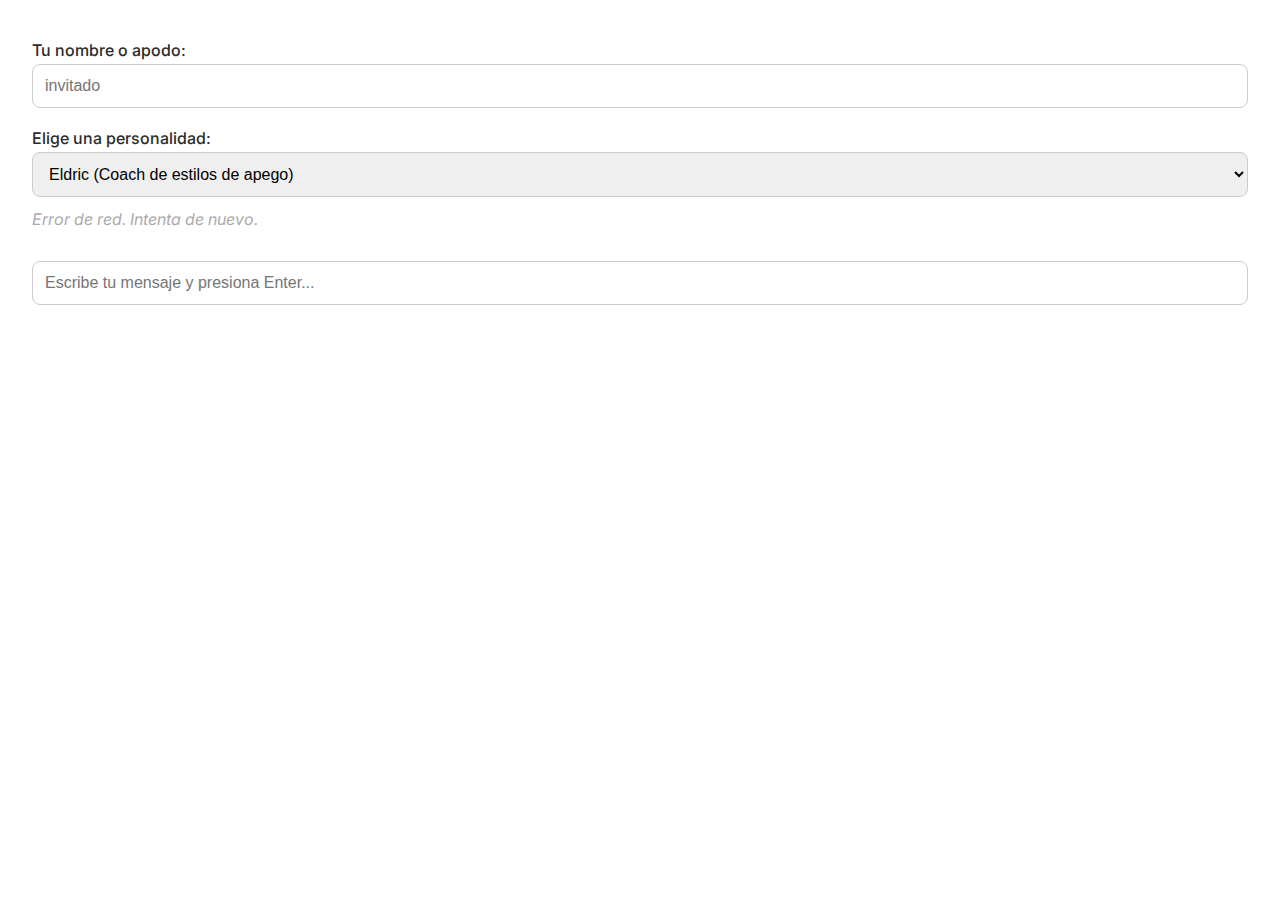
<file: chat.html>
<!DOCTYPE html>
<html lang="es">
<head>
  <meta charset="UTF-8" />
  <meta name="viewport" content="width=device-width, initial-scale=1.0"/>
  <title>Aprende a querer</title>
  <link href="https://fonts.googleapis.com/css2?family=Inter&family=Montserrat:wght@700&display=swap" rel="stylesheet">
  <style>
    html, body {
      margin: 0;
      padding: 1rem;
      font-family: 'Inter', sans-serif;
      background-color: transparent;
      color: #2C2C2C;
      overflow-x: hidden;
    }

    label {
      font-weight: 500;
      display: block;
      margin: 0.5rem 0 0.25rem;
    }

    input[type="text"], select {
      padding: 0.75rem;
      border-radius: 8px;
      border: 1px solid #ccc;
      margin-bottom: 0.75rem;
      width: 100%;
      box-sizing: border-box;
      font-size: 1rem;
    }

    #chat {
      padding-bottom: 1rem;
    }

    .message {
      background-color: #fff;
      padding: 1rem;
      border-radius: 12px;
      margin-bottom: 1rem;
      box-shadow: 0 2px 6px rgba(0, 0, 0, 0.05);
      white-space: pre-wrap;
      line-height: 1.5;
    }

    .user-msg {
      background-color: #f1f1f1;
    }

    .Eldric {
      background-color: #fdf7ff;
      border-left: 4px solid #bfa2db;
    }

    .Alex {
      background-color: #f0fff5;
      border-left: 4px solid #27ae60;
    }

    .Svetlana {
      background-color: #fff4ec;
      border-left: 4px solid #e67e22;
    }

    .loading {
      color: #aaa;
      font-style: italic;
      margin-bottom: 1rem;
    }
  </style>
</head>
<body>
  <label for="user_id">Tu nombre o apodo:</label>
  <input type="text" id="user_id" placeholder="invitado" />

  <label for="personality">Elige una personalidad:</label>
  <select id="personality">
    <option value="Eldric" selected>Eldric (Coach de estilos de apego)</option>
    <option value="Alex">Alex (Amigable & callejero)</option>
    <option value="Svetlana">Svetlana (insúltame sin filtro)</option>
  </select>

  <div id="chat"></div>
  <input type="text" id="user_message" placeholder="Escribe tu mensaje y presiona Enter...">

  <script>
    const chatDiv = document.getElementById('chat');
    const userMessageInput = document.getElementById('user_message');
    const personalitySelect = document.getElementById('personality');
    const userIdInput = document.getElementById('user_id');

    function resizeIframe() {
      const height = document.body.scrollHeight;
      parent.postMessage({ type: "resize", height }, "*");
    }

    userMessageInput.addEventListener("keyup", function (event) {
      if (event.key === "Enter") {
        sendMessage();
      }
    });

    async function sendMessage(messageText = null) {
      const userMessage = messageText || userMessageInput.value.trim();
      const username = userIdInput?.value.trim() || "invitado";
      const personality = personalitySelect.value;

      if (userMessage === "") return;

      if (!messageText) {
        chatDiv.innerHTML += `<div class="message user-msg"><strong>${username}:</strong> ${userMessage}</div>`;
      }

      chatDiv.innerHTML += `<div id="loading" class="loading">${personality} está pensando...</div>`;
      resizeIframe();

      try {
        const response = await fetch('https://svetlana-api-ak3a.onrender.com/message', {
          method: 'POST',
          headers: { 'Content-Type': 'application/json' },
          body: JSON.stringify({ user_id: username, message: userMessage, personality })
        });

        document.getElementById('loading').remove();

        if (response.ok) {
          const result = await response.json();
          chatDiv.innerHTML += `<div class="message ${personality}">${result.response}</div>`;
          userMessageInput.value = '';
        } else {
          chatDiv.innerHTML += `<div class="loading">Hubo un error al enviar el mensaje.</div>`;
        }
      } catch (error) {
        document.getElementById('loading')?.remove();
        chatDiv.innerHTML += `<div class="loading">Error de red. Intenta de nuevo.</div>`;
      }

      resizeIframe();
      chatDiv.scrollTop = chatDiv.scrollHeight;
    }

    window.addEventListener("DOMContentLoaded", () => {
      sendMessage("saludo inicial");
    });
  </script>
</body>
</html>
</file>
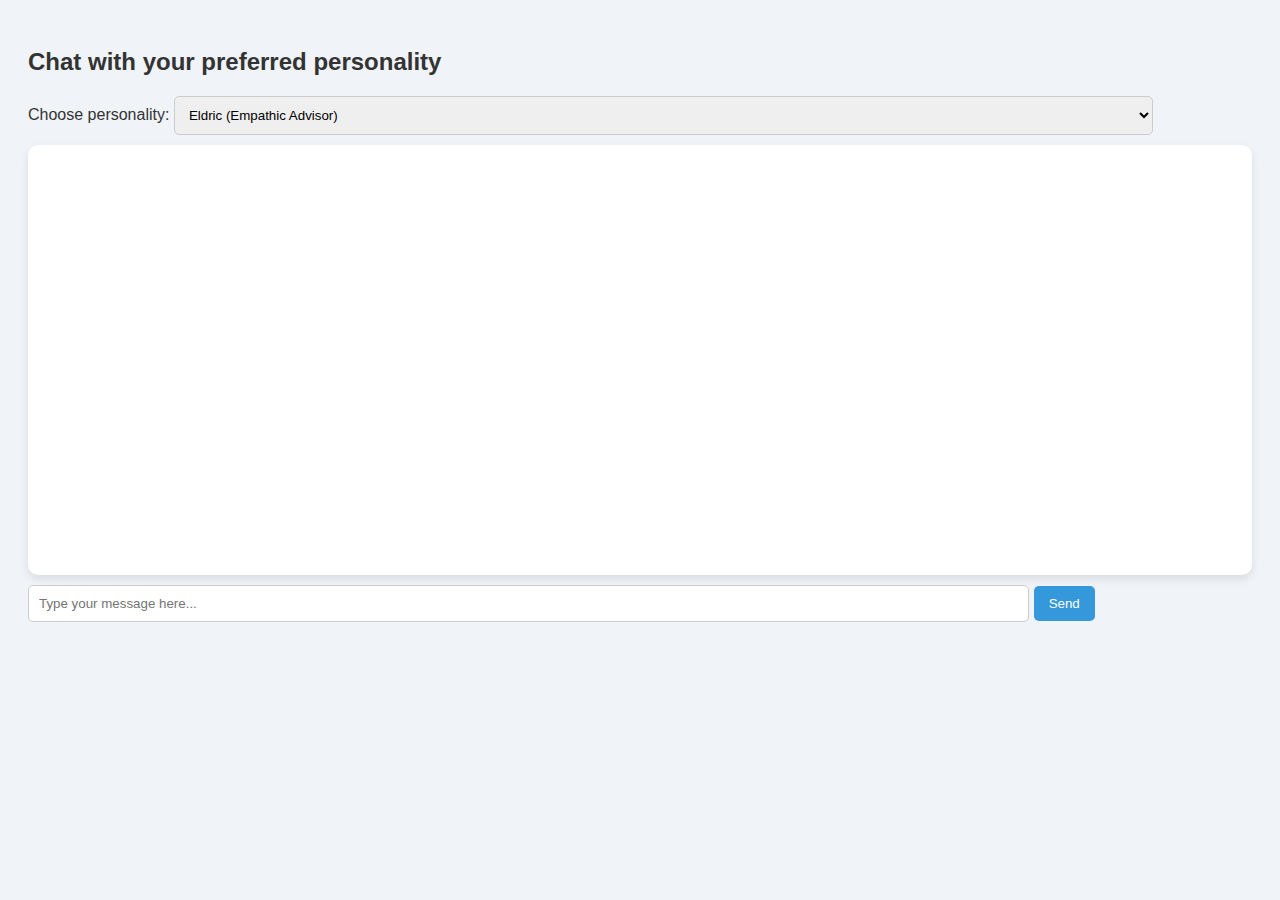
<file: chat2.html>
<!DOCTYPE html>
<html lang="en">
<head>
    <meta charset="UTF-8">
    <title>Customized ChatGPT Chat</title>
    <style>
        body {
            font-family: 'Segoe UI', Tahoma, Geneva, Verdana, sans-serif;
            background-color: #f0f4f9;
            padding: 20px;
            color: #333;
        }
        #chat {
            height: 400px;
            overflow-y: auto;
            border-radius: 10px;
            padding: 15px;
            background-color: #fff;
            box-shadow: 0 4px 8px rgba(0,0,0,0.1);
            margin-bottom: 10px;
        }
        input[type=text], select {
            width: 80%;
            padding: 10px;
            margin-bottom: 10px;
            border-radius: 5px;
            border: 1px solid #ccc;
        }
        button {
            padding: 10px 15px;
            border: none;
            border-radius: 5px;
            background-color: #3498db;
            color: #fff;
            cursor: pointer;
        }
        button:hover {
            background-color: #2980b9;
        }
        .user-msg { color: #2c3e50; }
        .Eldric { color: #8e44ad; }
        .Alex { color: #27ae60; }
        .Svetlana { color: #e67e22; }
        .loading { color: #aaa; font-style: italic; }
    </style>
</head>
<body>
    <h2>Chat with your preferred personality</h2>

    <label for="personality">Choose personality:</label>
    <select id="personality">
        <option value="Eldric">Eldric (Empathic Advisor)</option>
        <option value="Alex">Alex (Friendly & Casual)</option>
        <option value="Svetlana">Svetlana (Professional)</option>
    </select>

    <div id="chat"></div>

    <input type="text" id="user_message" placeholder="Type your message here...">
    <button onclick="sendMessage()">Send</button>

    <script>
        const chatDiv = document.getElementById('chat');

        document.getElementById('user_message').addEventListener("keyup", function(event) {
            if (event.key === "Enter") {
                sendMessage();
            }
        });

        async function sendMessage() {
            const userMessage = document.getElementById('user_message').value.trim();
            const username = sessionStorage.getItem('user_id');
            const personality = document.getElementById('personality').value;

            if (!username) {
                alert("Session expired or not logged in.");
                window.location.href = 'index.html';
                return;
            }

            if (userMessage === "") return;

            chatDiv.innerHTML += `<p class="user-msg"><strong>${username}:</strong> ${userMessage}</p>`;
            chatDiv.innerHTML += `<p id="loading" class="loading">${personality} is thinking...</p>`;
            chatDiv.scrollTop = chatDiv.scrollHeight;

            try {
                const response = await fetch('https://svetlana-api-ak3a.onrender.com/message', {
                    method: 'POST',
                    headers: {'Content-Type': 'application/json'},
                    body: JSON.stringify({
                        user_id: username,
                        message: userMessage,
                        personality: personality
                    })
                });

                document.getElementById('loading').remove();

                if (response.ok) {
                    const result = await response.json();
                    chatDiv.innerHTML += `<p class="${personality}"><strong>${personality}:</strong> ${result.response}</p>`;
                    document.getElementById('user_message').value = '';
                    chatDiv.scrollTop = chatDiv.scrollHeight;
                } else {
                    chatDiv.innerHTML += `<p class="loading">Error sending message.</p>`;
                }
            } catch (error) {
                document.getElementById('loading').remove();
                chatDiv.innerHTML += `<p class="loading">Network error. Check backend.</p>`;
            }
        }
    </script>
</body>
</html>
</file>
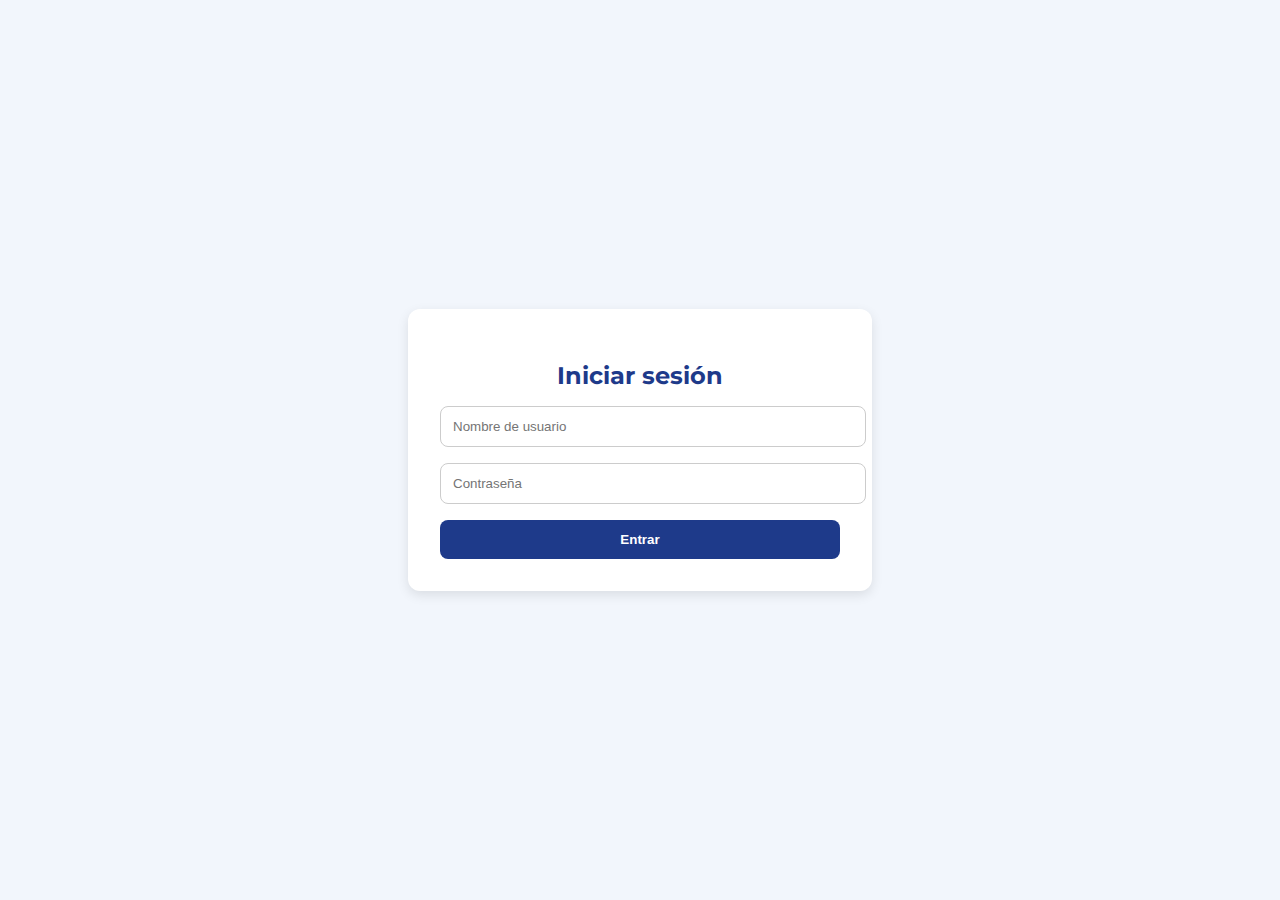
<file: login.html>
<!DOCTYPE html>
<html lang="es">
<head>
    <meta charset="UTF-8">
    <meta name="viewport" content="width=device-width, initial-scale=1.0">
    <title>Iniciar sesión</title>
    <link href="https://fonts.googleapis.com/css2?family=Inter&family=Montserrat:wght@700&display=swap" rel="stylesheet">
    <style>
        body {
            font-family: 'Inter', sans-serif;
            background-color: #F2F6FC;
            display: flex;
            justify-content: center;
            align-items: center;
            height: 100vh;
            margin: 0;
        }
        .container {
            background: #fff;
            padding: 2rem;
            border-radius: 12px;
            box-shadow: 0 4px 12px rgba(0,0,0,0.1);
            width: 90%;
            max-width: 400px;
        }
        h2 {
            font-family: 'Montserrat', sans-serif;
            color: #1E3A8A;
            margin-bottom: 1rem;
            text-align: center;
        }
        input {
            width: 100%;
            padding: 0.75rem;
            margin-bottom: 1rem;
            border-radius: 8px;
            border: 1px solid #ccc;
        }
        button {
            width: 100%;
            padding: 0.75rem;
            background-color: #1E3A8A;
            color: #fff;
            border: none;
            border-radius: 8px;
            font-weight: bold;
            cursor: pointer;
        }
        button:hover {
            background-color: #2c54c9;
        }
    </style>
</head>
<body>
    <div class="container">
        <h2>Iniciar sesión</h2>
        <input id="login_user" placeholder="Nombre de usuario">
        <input id="login_pass" placeholder="Contraseña" type="password">
        <button onclick="loginUser()">Entrar</button>
    </div>

    <script>
        async function loginUser() {
            const user_id = document.getElementById('login_user').value;
            const password = document.getElementById('login_pass').value;

            const response = await fetch('https://svetlana-api-ak3a.onrender.com/login', {
                method: 'POST',
                headers: {'Content-Type': 'application/json'},
                body: JSON.stringify({user_id, password})
            });

            if (response.ok) {
                const result = await response.json();
                alert(result.message);
                sessionStorage.setItem('user_id', user_id);
                window.location.href = 'chat.html'; // redirige directamente al chat
            } else {
                const error = await response.json();
                alert(error.message || "Nombre de usuario o contraseña incorrectos.");
            }
        }
    </script>
</body>
</html>
</file>
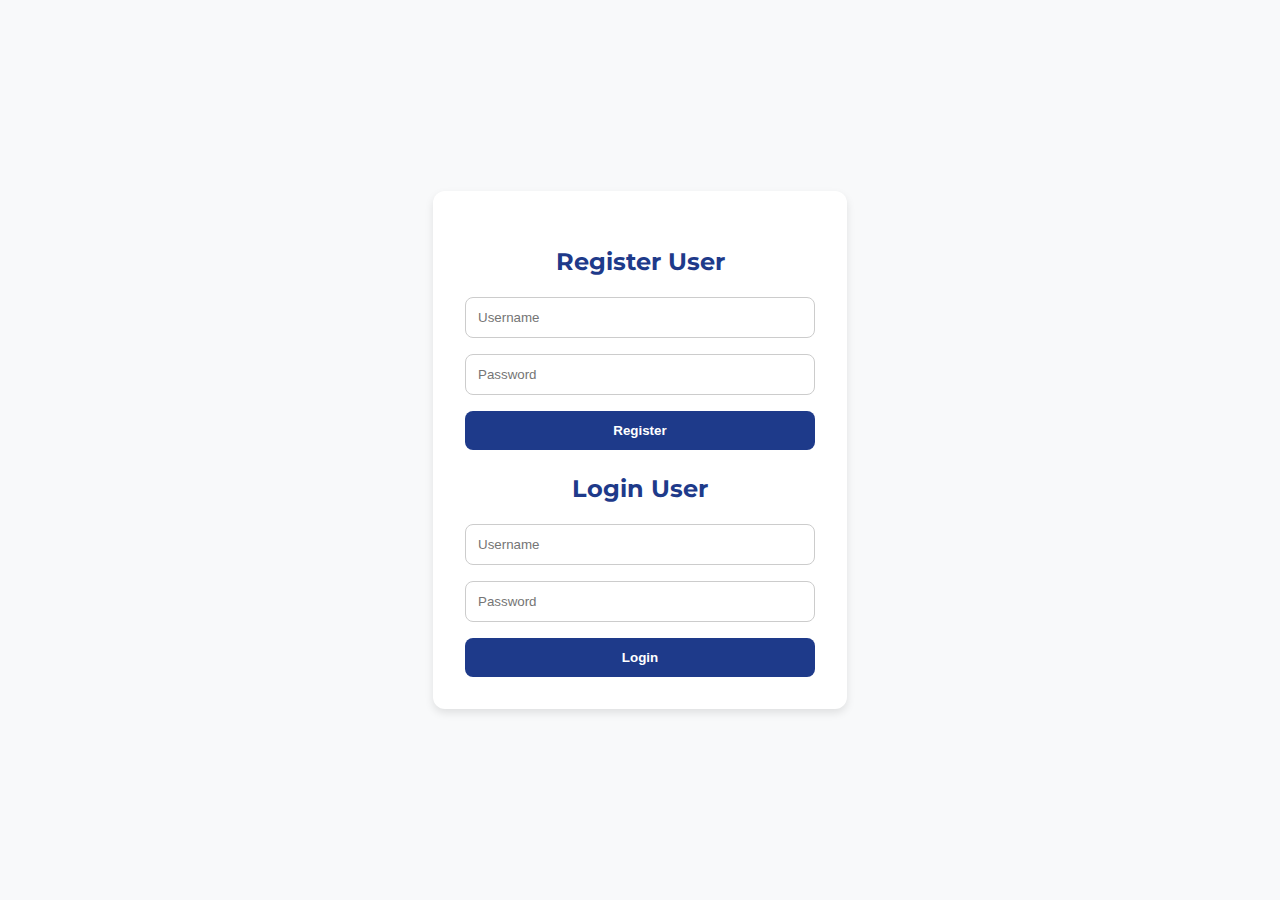
<file: main.html>
<!DOCTYPE html>
<html lang="en">
<head>
    <meta charset="UTF-8">
    <meta name="viewport" content="width=device-width, initial-scale=1.0">
    <title>ChatGPT Login/Register</title>

    <!-- Google Fonts -->
    <link href="https://fonts.googleapis.com/css2?family=Inter:wght@400;600&family=Montserrat:wght@700&display=swap" rel="stylesheet">

    <style>
        :root {
            --primary-color: #1E3A8A;
            --background-color: #F8F9FA;
        }

        body {
            font-family: 'Inter', sans-serif;
            background-color: var(--background-color);
            color: #333;
            line-height: 1.6;
            display: flex;
            align-items: center;
            justify-content: center;
            height: 100vh;
            margin: 0;
        }

        .container {
            background: #fff;
            padding: 2rem;
            border-radius: 12px;
            box-shadow: 0 4px 8px rgba(0,0,0,0.1);
            width: 350px;
            text-align: center;
        }

        h2 {
            font-family: 'Montserrat', sans-serif;
            color: var(--primary-color);
            margin-bottom: 1rem;
        }

        input {
            width: 100%;
            padding: 0.75rem;
            border-radius: 8px;
            border: 1px solid #ccc;
            margin-bottom: 1rem;
            box-sizing: border-box;
        }

        button {
            width: 100%;
            padding: 0.75rem;
            background-color: var(--primary-color);
            color: #fff;
            border: none;
            border-radius: 8px;
            font-weight: 600;
            cursor: pointer;
            transition: background-color 0.3s ease;
        }

        button:hover {
            background-color: #2c54c9;
        }

        @media (max-width: 768px) {
            .container {
                width: 90%;
                padding: 1rem;
            }
        }
    </style>
</head>
<body>

<div class="container">
    <h2>Register User</h2>
    <input id="reg_user" placeholder="Username">
    <input id="reg_pass" placeholder="Password" type="password">
    <button onclick="registerUser()">Register</button>

    <h2>Login User</h2>
    <input id="login_user" placeholder="Username">
    <input id="login_pass" placeholder="Password" type="password">
    <button onclick="loginUser()">Login</button>
</div>

<script>
    async function registerUser(){
        const user_id = document.getElementById('reg_user').value;
        const password = document.getElementById('reg_pass').value;

        const response = await fetch('https://svetlana-api.onrender.com/') // <-- your real backend API URL
, {
            method:'POST',
            headers:{'Content-Type':'application/json'},
            body:JSON.stringify({user_id, password})
        });

        const result = await response.json();
        alert(result.message);
    }

    async function loginUser(){
        const user_id = document.getElementById('login_user').value;
        const password = document.getElementById('login_pass').value;

        const response = await fetch('https://svetlana-api.onrender.com/') // <-- your real backend API URL
', {
            method:'POST',
            headers:{'Content-Type':'application/json'},
            body:JSON.stringify({user_id, password})
        });

        if(response.ok){
            const result = await response.json();
            alert(result.message);

            sessionStorage.setItem('user_id', user_id);
            window.location.href = 'chat.html';
        } else {
            alert("Invalid username or password!");
        }
    }
</script>

</body>
</html>
</file>
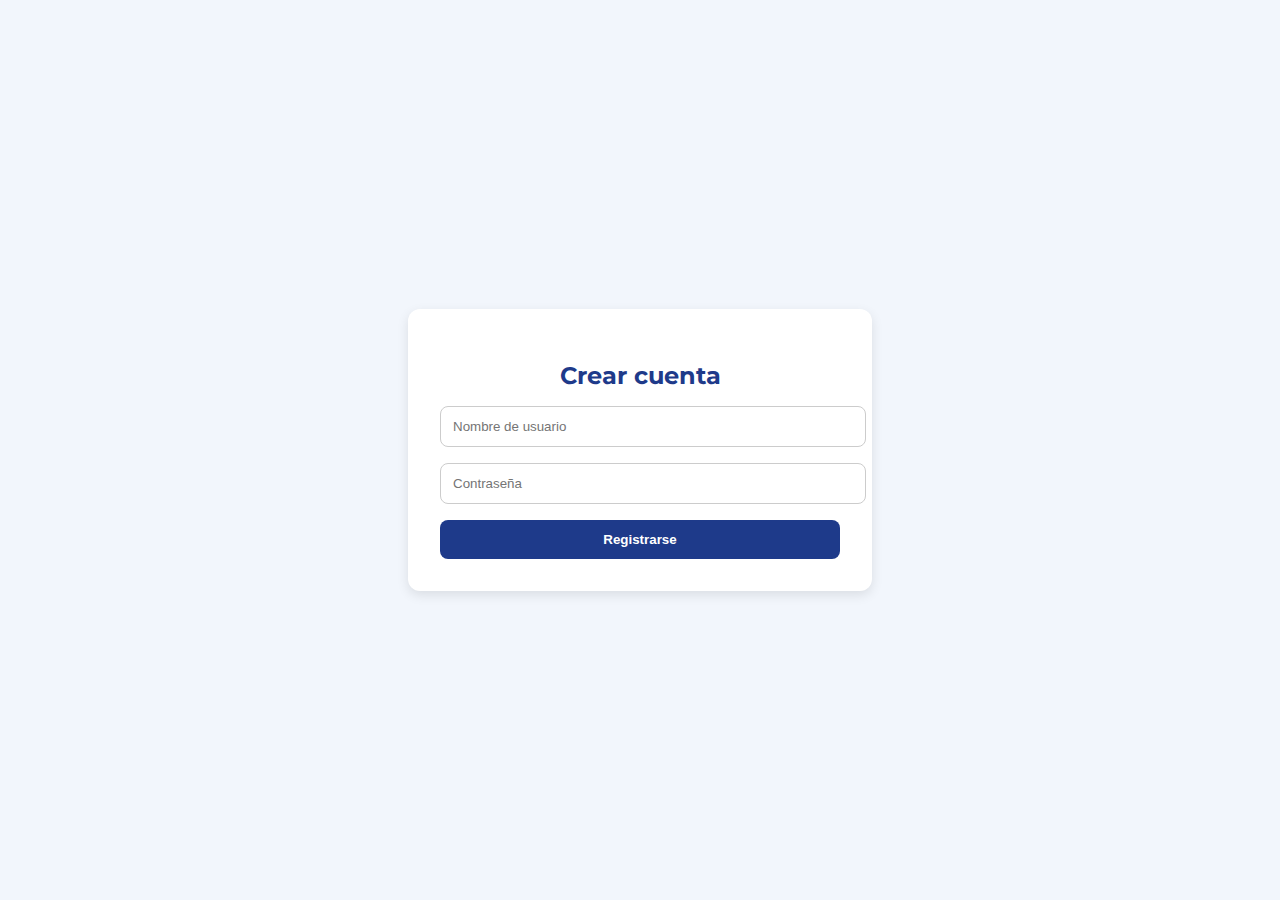
<file: register.html>
<!-- register.html -->
<!DOCTYPE html>
<html lang="es">
<head>
    <meta charset="UTF-8">
    <meta name="viewport" content="width=device-width, initial-scale=1.0">
    <title>Registrarse</title>
    <link href="https://fonts.googleapis.com/css2?family=Inter&family=Montserrat:wght@700&display=swap" rel="stylesheet">
    <style>
        body {
            font-family: 'Inter', sans-serif;
            background-color: #F2F6FC;
            display: flex;
            justify-content: center;
            align-items: center;
            height: 100vh;
            margin: 0;
        }
        .container {
            background: #fff;
            padding: 2rem;
            border-radius: 12px;
            box-shadow: 0 4px 12px rgba(0,0,0,0.1);
            width: 90%;
            max-width: 400px;
        }
        h2 {
            font-family: 'Montserrat', sans-serif;
            color: #1E3A8A;
            margin-bottom: 1rem;
            text-align: center;
        }
        input {
            width: 100%;
            padding: 0.75rem;
            margin-bottom: 1rem;
            border-radius: 8px;
            border: 1px solid #ccc;
        }
        button {
            width: 100%;
            padding: 0.75rem;
            background-color: #1E3A8A;
            color: #fff;
            border: none;
            border-radius: 8px;
            font-weight: bold;
            cursor: pointer;
        }
        button:hover {
            background-color: #2c54c9;
        }
    </style>
</head>
<body>
    <div class="container">
        <h2>Crear cuenta</h2>
        <input id="reg_user" placeholder="Nombre de usuario">
        <input id="reg_pass" placeholder="Contraseña" type="password">
        <button onclick="registerUser()">Registrarse</button>
    </div>

    <script>
        async function registerUser() {
            const user_id = document.getElementById('reg_user').value;
            const password = document.getElementById('reg_pass').value;

            const response = await fetch('https://svetlana-api-ak3a.onrender.com/register', {
                method: 'POST',
                headers: {'Content-Type': 'application/json'},
                body: JSON.stringify({user_id, password})
            });

            const result = await response.json();
            alert(result.message);
        }
    </script>
</body>
</html>
</file>
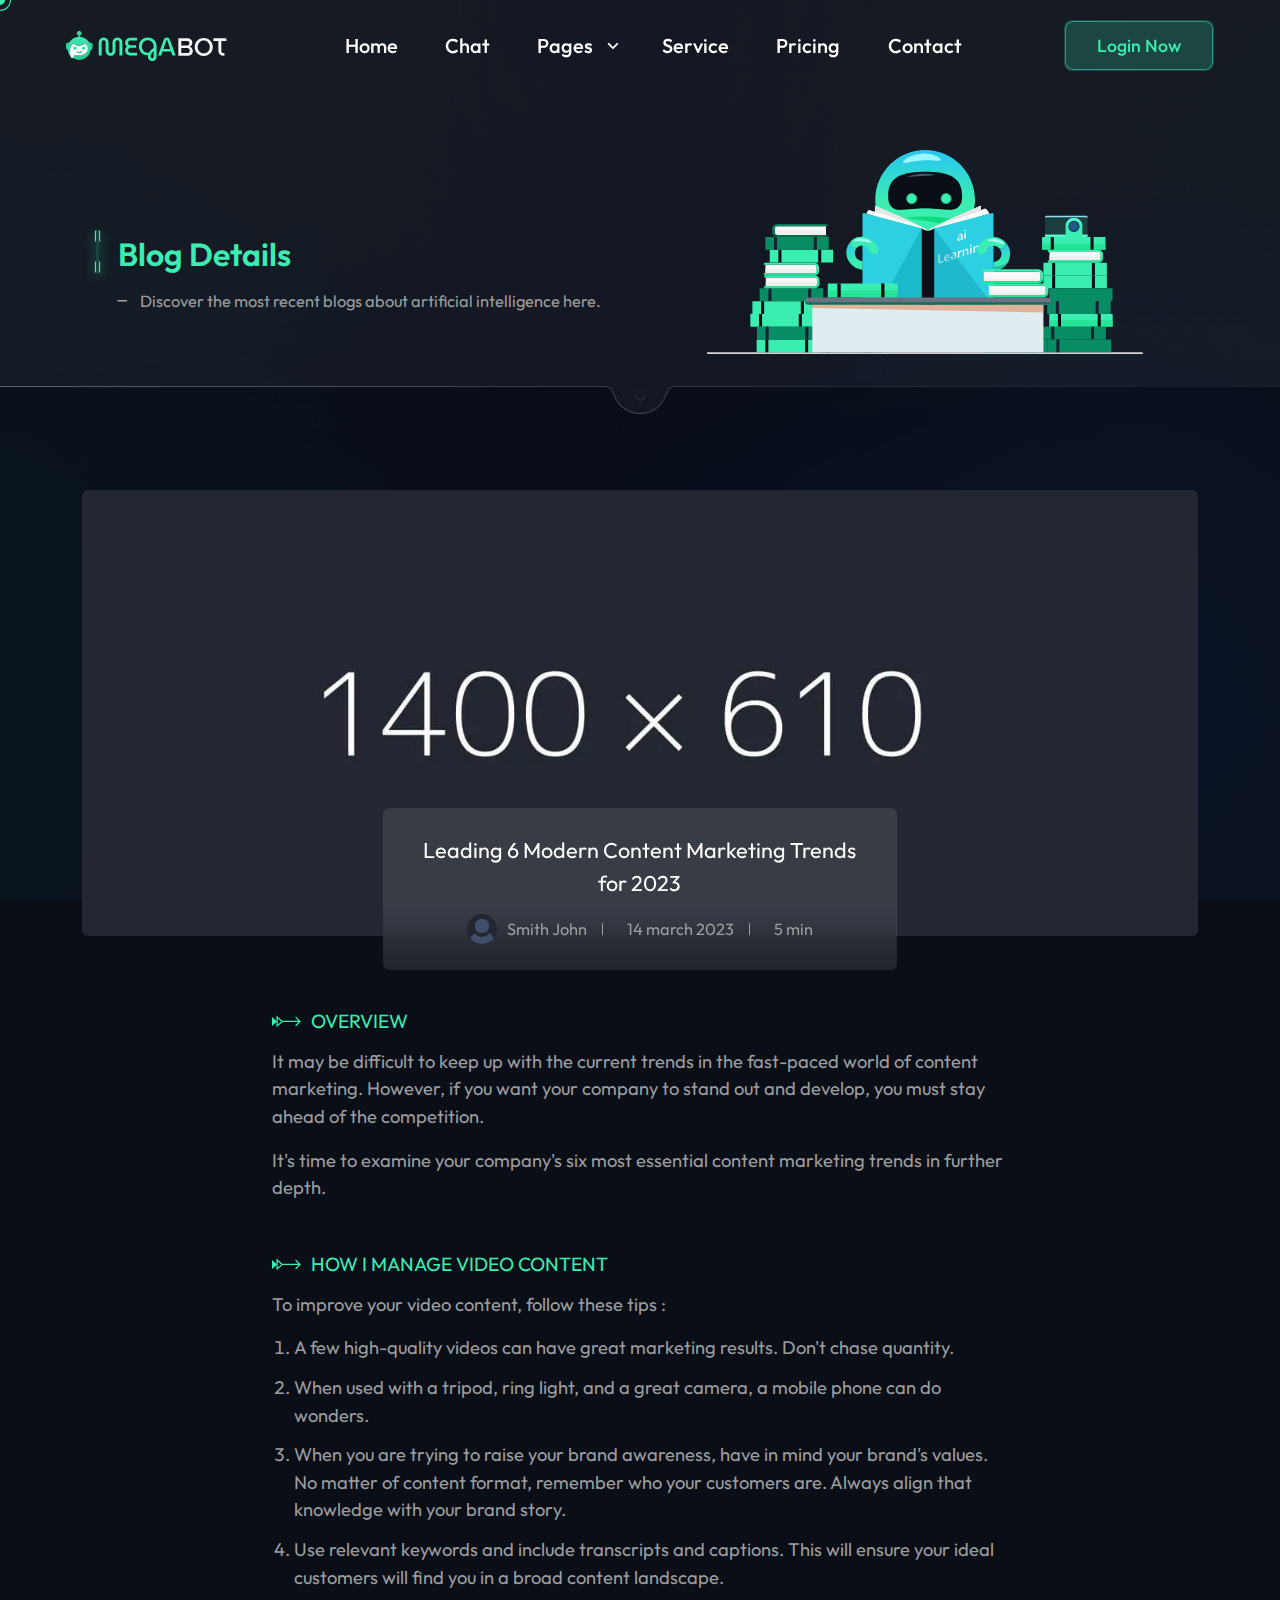
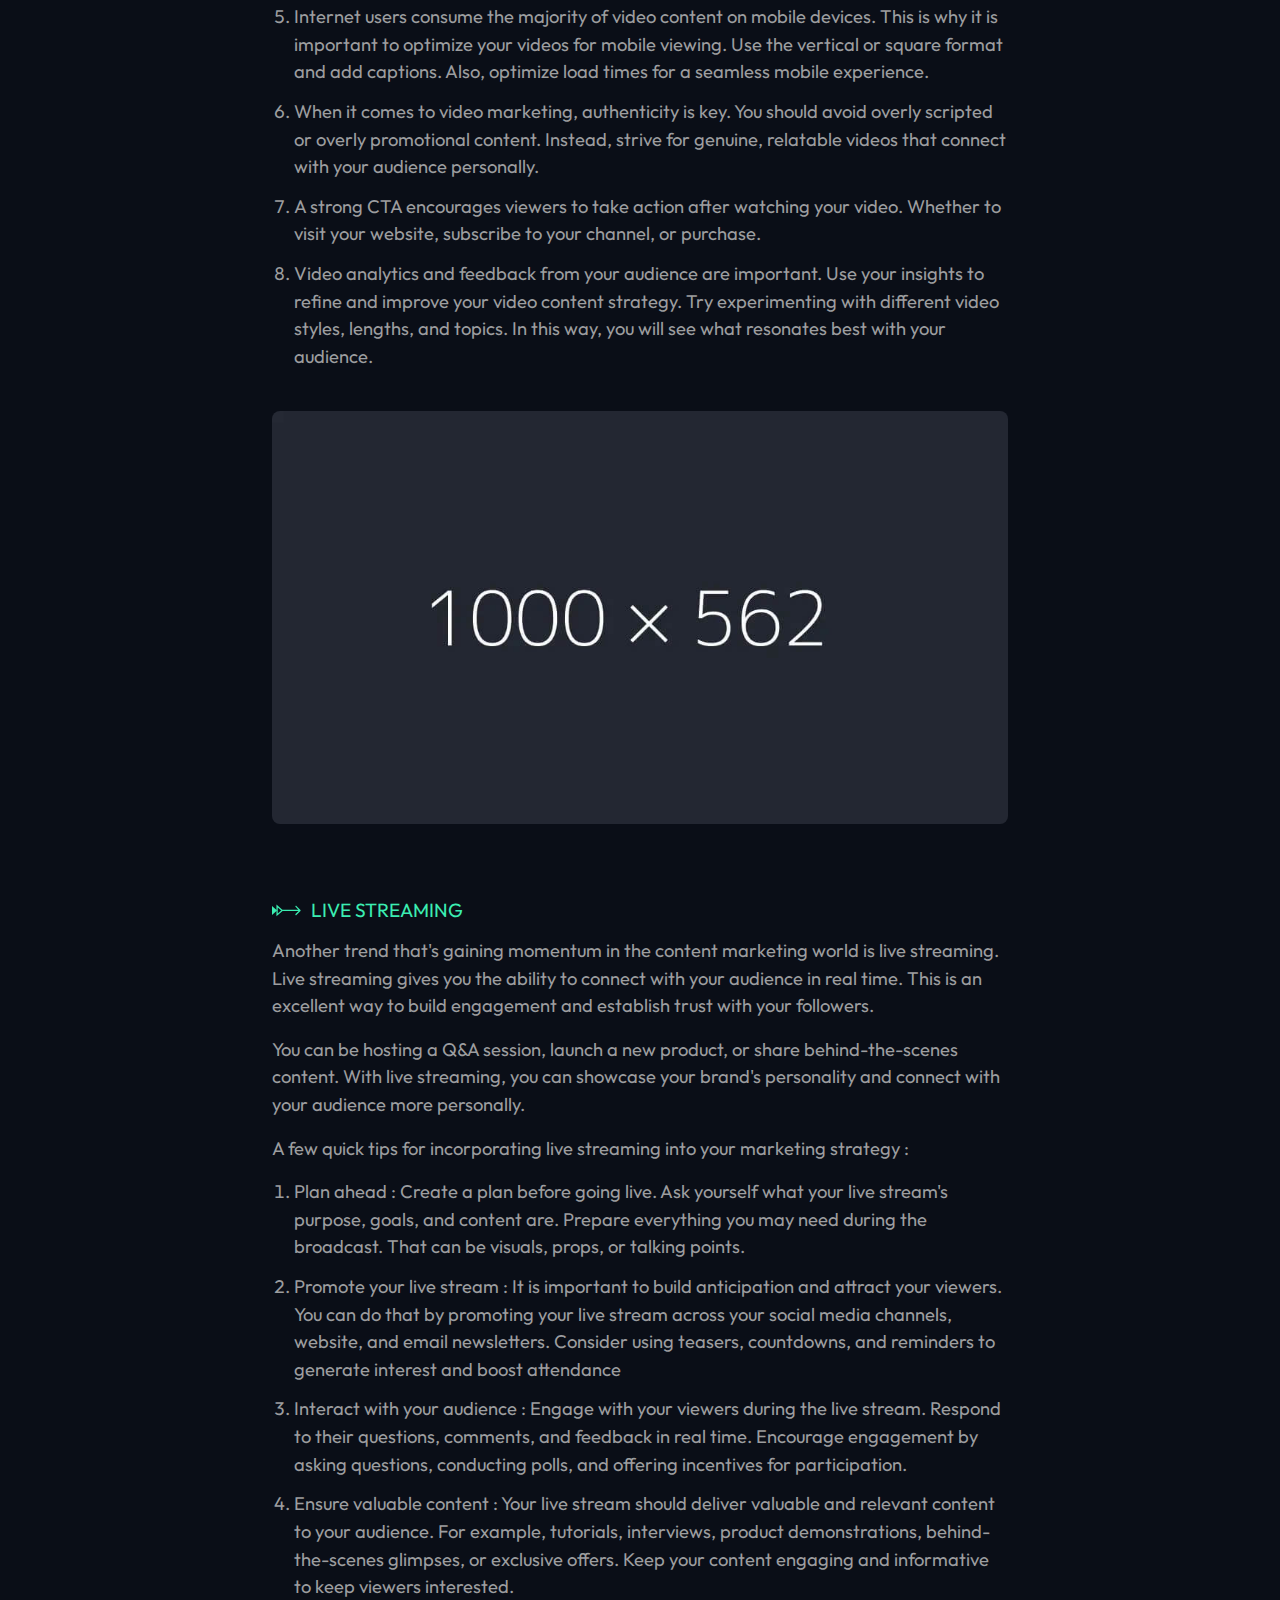
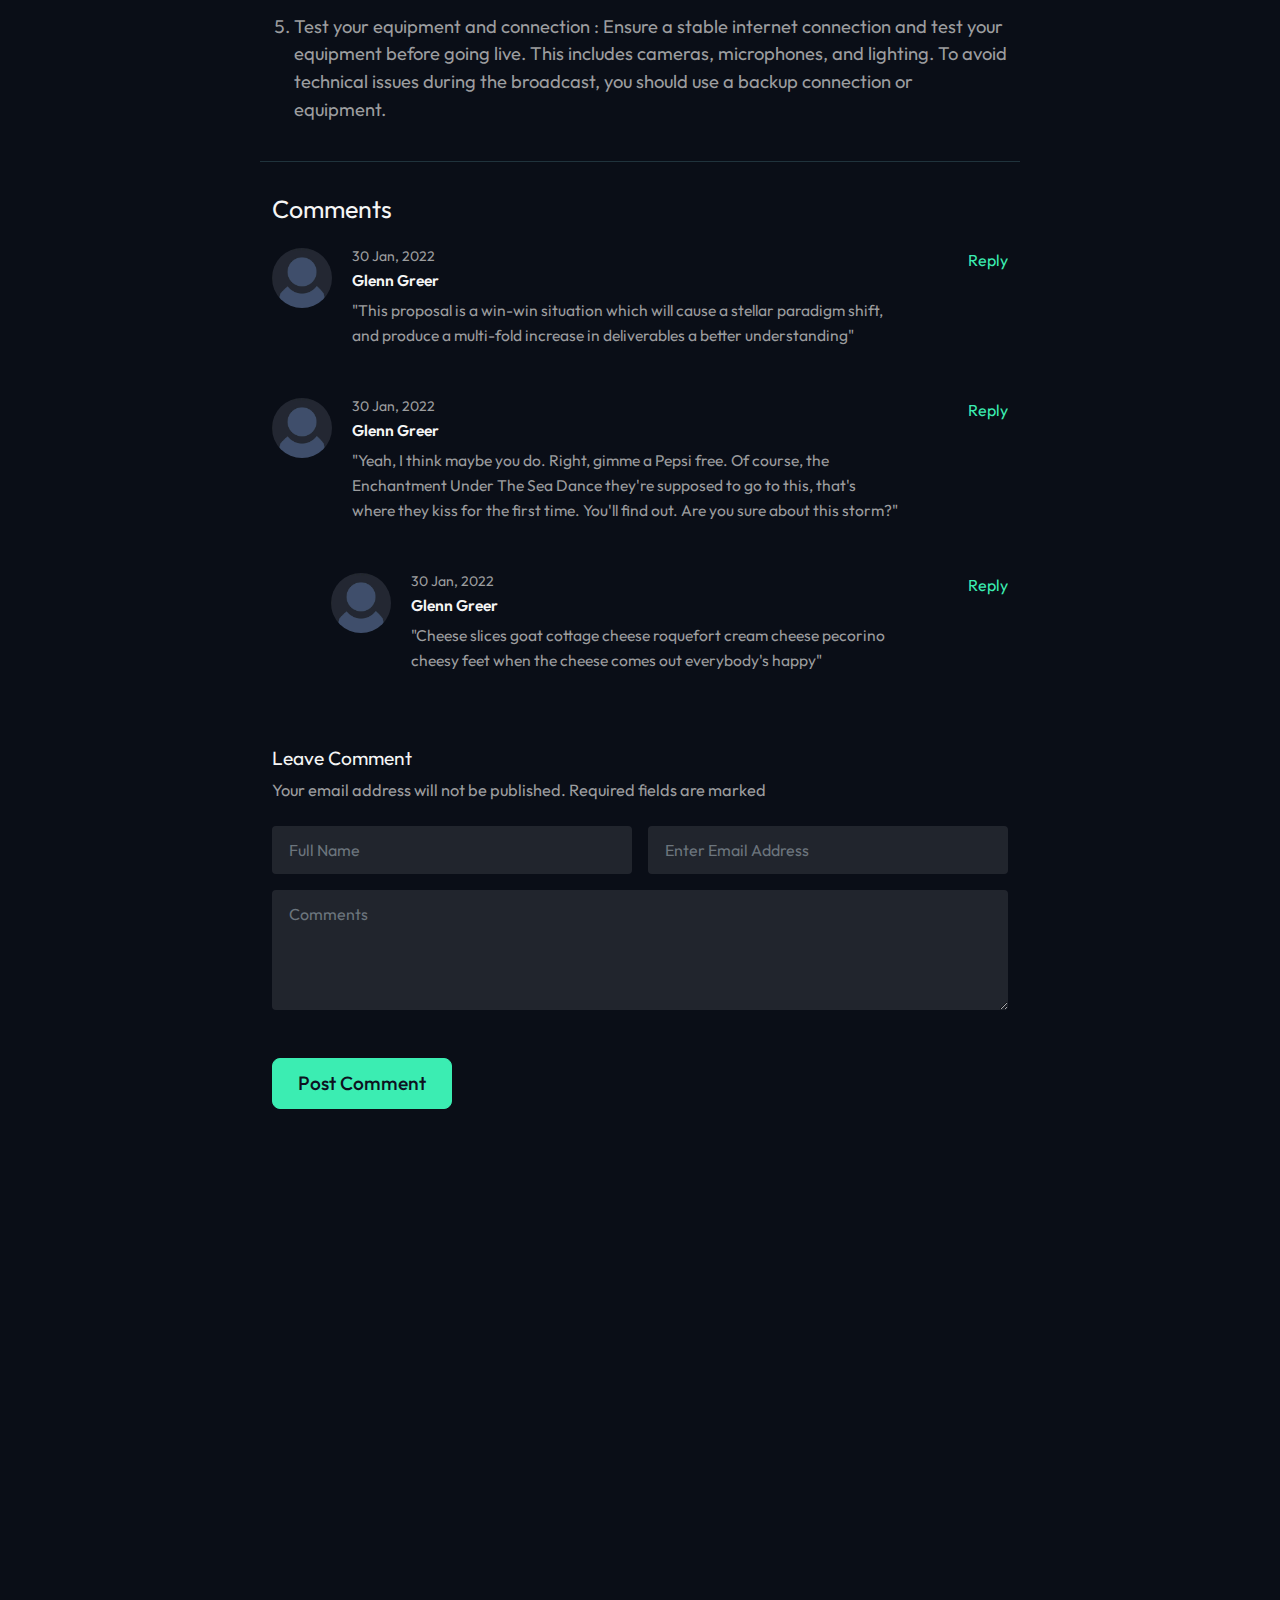
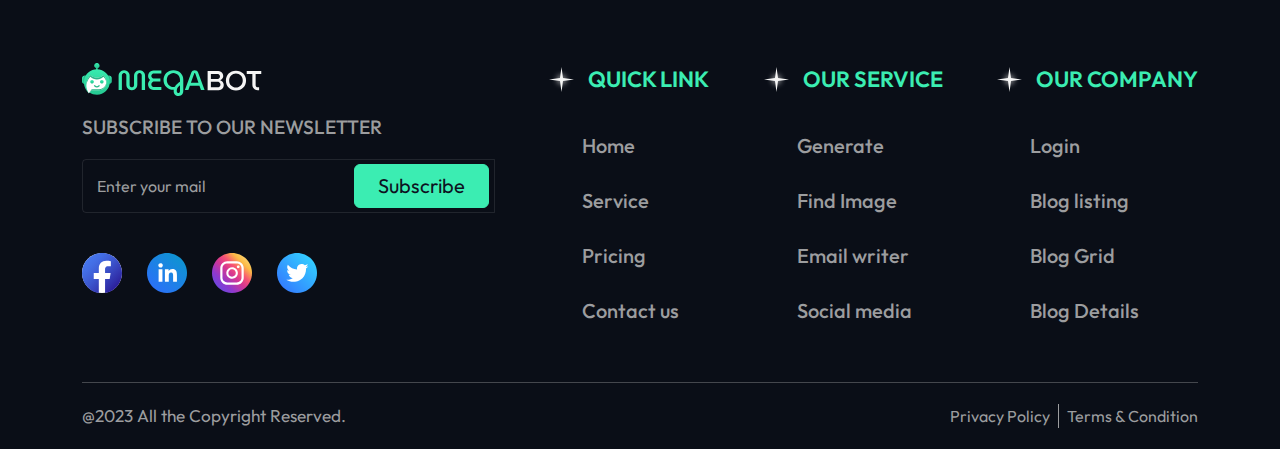
<file: html/blog-details.html>
<!DOCTYPE html>
<html lang="en">

<head>
    <meta http-equiv="Content-Type" content="text/html; charset=UTF-8">
    <meta http-equiv="X-UA-Compatible" content="IE=edge">
    <meta name="viewport" content="width=device-width, initial-scale=1.0">
    <meta name="description" content="megabot">
    <meta name="keywords" content="megabot">
    <meta name="author" content="megabot">
    <link rel="icon" href="../assets/images/favicon.png" type="image/x-icon" />
    <link rel="shortcut icon" href="../assets/images/favicon.png" type="image/x-icon" />
    <title>Megabot</title>

    <!--Google font-->
    <link rel="preconnect" href="https://fonts.googleapis.com">
    <link rel="preconnect" href="https://fonts.gstatic.com" crossorigin>
    <link href="https://fonts.googleapis.com/css2?family=Outfit:wght@400;600;700;900&display=swap" rel="stylesheet">

    <!-- bootstrap css -->
    <link id="rtl-link" rel="stylesheet" type="text/css" href="../assets/css/vendors/bootstrap.css">

    <!-- remixicon css -->
    <link rel="stylesheet" type="text/css" href="../assets/css/vendors/remixicon.css">

    <!-- iconsax css -->
    <link rel="stylesheet" type="text/css" href="../assets/css/vendors/iconsax.css" />

    <!-- animation css -->
    <link rel="stylesheet" type="text/css" href="../assets/css/vendors/aos.css">

    <!-- swiper slider css -->
    <link rel="stylesheet" type="text/css" href="../assets/css/vendors/swiper-bundle.min.css" />

    <!-- style css -->
    <link rel="stylesheet" type="text/css" href="../assets/css/style.css">



</head>

<body class="inner-bg">

    <!-- header start -->
    <header>
        <button class="navbar-toggler d-xl-none d-inline navbar-menu-button" type="button" data-bs-toggle="offcanvas"
            data-bs-target="#primaryMenu">
            <span class="navbar-toggler-icon">
                <i class="iconsax" data-icon="text-align-justify"></i>
            </span>
        </button>
        <a href="index.html">
            <img src="../assets/images/logo.svg" class="img-fluid" alt="logo">
        </a>
        <nav class="header-nav-middle">
            <div class="main-nav navbar navbar-expand-xl navbar-light navbar-sticky">
                <div class="offcanvas offcanvas-collapse order-xl-2" id="primaryMenu">
                    <div class="offcanvas-header navbar-shadow">
                        <h5 class="mb-0">Back</h5>
                        <button class="btn-close lead" type="button" data-bs-dismiss="offcanvas"
                            aria-label="Close"></button>
                    </div>
                    <div class="offcanvas-body">
                        <ul class="navbar-nav">
                            <li class="nav-item">
                                <a class="nav-link" href="index.html">Home</a>
                            </li>

                            <li class="nav-item">
                                <a class="nav-link" href="chat.html">Chat</a>
                            </li>

                            <li class="nav-item dropdown">
                                <a class="nav-link dropdown-toggle" href="javascript:void(0)"
                                    data-bs-toggle="dropdown">Pages</a>

                                <ul class="dropdown-menu">
                                    <li>
                                        <a class="dropdown-item" href="404.html">404</a>
                                    </li>
                                    <li>
                                        <a class="dropdown-item" href="login.html">Login</a>
                                    </li>
                                    <li>
                                        <a class="dropdown-item" href="reset-password.html">Reset Password</a>
                                    </li>
                                    <li>
                                        <a class="dropdown-item" href="otp.html">OTP</a>
                                    </li>
                                    <li>
                                        <a class="dropdown-item" href="blog-grid.html">Blog Grid</a>
                                    </li>
                                    <li>
                                        <a class="dropdown-item" href="blog-listing.html">Blog Listing</a>
                                    </li>
                                    <li class="active">
                                        <a class="dropdown-item" href="blog-details.html">Blog Details</a>
                                    </li>
                                    <li>
                                        <a class="dropdown-item" href="terms.html">Terms & Condition</a>
                                    </li>
                                </ul>
                            </li>

                            <li class="nav-item">
                                <a class="nav-link" href="service.html">service</a>
                            </li>

                            <li class="nav-item">
                                <a class="nav-link" href="pricing.html">pricing</a>
                            </li>

                            <li class="nav-item">
                                <a class="nav-link" href="contact-us.html">contact</a>
                            </li>
                        </ul>
                    </div>
                </div>
            </div>
        </nav>
        <a data-cursor="pointer" href="login.html" class="btn btn-theme d-sm-inline-block d-none"><span>Login
                Now</span></a>
    </header>
    <!-- header end -->


    <!-- breadcrumb section start -->
    <section class="breadcrumb-section">
        <div class="container">
            <div class="row">
                <div class="col-lg-6">
                    <div class="breadcrumb-content">
                        <div>
                            <h2><img src="../assets/images/breadcrumb-title.png" class="img-fluid"
                                    alt="title-effect">Blog
                                Details
                            </h2>
                            <p><i class="ri-subtract-line"></i>Discover the most recent blogs about artificial
                                intelligence here.</p>
                        </div>
                    </div>
                </div>
                <div class="col-lg-6 d-lg-inline-block d-none">
                    <div class="breadcrumb-img">
                        <img src="../assets/svg/blog-details-vector.svg" class="img-fluid" alt="service">
                    </div>
                </div>
            </div>
        </div>
    </section>
    <!-- breadcrumb section end -->


    <!-- blog details start -->
    <section class="ratio_40">
        <div class="container">
            <div class="blog-details">
                <div class="blog-img">
                    <img src="../assets/images/blog/7.jpg" class="img-fluid w-100 bg-img" alt="blog">
                </div>
                <div class="blog-title-box">
                    <a data-cursor="pointer" class="main-title" href="blog-details.html">Leading 6 Modern
                        Content Marketing Trends
                        for 2023</a>
                    <ul>
                        <li><img src="../assets/images/user/2.jpg" class="img-fluid avtar" alt="author"> Smith John
                        </li>
                        <li><i class="iconsax" data-icon="calendar-add"></i> 14 march 2023</li>
                        <li><i class="iconsax" data-icon="clock"></i> 5 min</li>
                    </ul>
                </div>
                <div class="row">
                    <div class="col-lg-8 col-md-10 m-auto">
                        <div class="blog-main-content">
                            <h3><img src="../assets/svg/title-effect2.svg" class="img-fluid" alt="effect">OVERVIEW</h3>
                            <p>It may be difficult to keep up with the current trends in the fast-paced world of content
                                marketing. However, if you want your company to stand out and develop, you must stay
                                ahead of
                                the competition. </p>
                            <p>It's time to examine your company's six most essential content marketing trends in
                                further depth.
                            </p>
                            <h3 class="mt-xl-5 mt-md-3 mt-2"><img src="../assets/svg/title-effect2.svg"
                                    class="img-fluid" alt="effect">how
                                I manage
                                video content</h3>
                            <p>To improve your video content, follow these tips :</p>
                            <ol>
                                <li>A few high-quality videos can have great
                                    marketing results. Don't chase quantity.
                                </li>
                                <li>When used
                                    with a tripod, ring
                                    light, and a great camera, a mobile phone can do wonders.</li>
                                <li>When you are
                                    trying to raise your brand awareness, have in mind your brand's values. No
                                    matter of
                                    content format, remember who your customers are. Always align that knowledge
                                    with
                                    your brand story.</li>
                                <li>Use relevant keywords and include
                                    transcripts and captions. This will ensure your ideal customers will find you in
                                    a broad content landscape.</li>
                                <li>Internet users consume the majority of video content on mobile devices. This is why
                                    it is important to optimize your videos for mobile viewing. Use the vertical or
                                    square format and add captions. Also, optimize load times for a seamless mobile
                                    experience.</li>
                                <li>When it comes to video marketing, authenticity is key. You should avoid overly
                                    scripted or overly promotional content. Instead, strive for genuine, relatable
                                    videos that connect with your audience personally.</li>
                                <li>A strong CTA encourages viewers to take action after watching your video. Whether to
                                    visit your website, subscribe to your channel, or purchase.</li>
                                <li>Video analytics and feedback from your audience are important. Use your insights to
                                    refine and improve your video content strategy. Try experimenting with different
                                    video styles, lengths, and topics. In this way, you will see what resonates best
                                    with your audience.</li>
                            </ol>
                            <img src="../assets/images/blog/8.jpg" class="img-fluid rounded-3 my-4" alt="blog">
                            <h3 class="mt-xl-5 mt-md-3 mt-2"><img src="../assets/svg/title-effect2.svg"
                                    class="img-fluid" alt="effect">Live
                                Streaming</h3>
                            <p>Another trend that's gaining momentum in the content marketing world is live streaming.
                                Live streaming gives you the ability to connect with your audience in real time. This is
                                an excellent way to build engagement and establish trust with your followers.</p>
                            <p>You can be hosting a Q&A session, launch a new product, or share behind-the-scenes
                                content. With live streaming, you can showcase your brand's personality and connect with
                                your audience more personally.</p>
                            <p>A few quick tips for incorporating live streaming into your marketing strategy :</p>
                            <ol>
                                <li>Plan ahead : Create a plan before going live. Ask yourself what your live stream's
                                    purpose, goals, and content are. Prepare everything you may need during the
                                    broadcast. That can be visuals, props, or talking points.</li>
                                <li> Promote your live stream : It is important to build anticipation and attract your
                                    viewers. You can do that by promoting your live stream across your social media
                                    channels, website, and email newsletters. Consider using teasers, countdowns, and
                                    reminders to generate interest and boost attendance</li>
                                <li>Interact with your audience : Engage with your viewers during the live stream.
                                    Respond to their questions, comments, and feedback in real time. Encourage
                                    engagement by asking questions, conducting polls, and offering incentives for
                                    participation.</li>
                                <li> Ensure valuable content : Your live stream should deliver valuable and relevant
                                    content to your audience. For example, tutorials, interviews, product
                                    demonstrations, behind-the-scenes glimpses, or exclusive offers. Keep your content
                                    engaging and informative to keep viewers interested.</li>
                                <li>Test your equipment and connection : Ensure a stable internet connection and test
                                    your equipment before going live. This includes cameras, microphones, and lighting.
                                    To avoid technical issues during the broadcast, you should use a backup connection
                                    or equipment.</li>
                            </ol>
                        </div>
                    </div>
                </div>
            </div>
        </div>
    </section>
    <!-- blog details end -->

    <!-- comment section start -->
    <section class="comment-section pb-md-5 pb-0">
        <div class="container">
            <div class="row">
                <div class="col-lg-8 col-md-10 m-auto">
                    <div class="comment-box overflow-hidden">
                        <div class="leave-title">
                            <h3>Comments</h3>
                        </div>

                        <div class="user-comment-box">
                            <ul>
                                <li>
                                    <div class="user-box border-color">
                                        <div class="reply-button">
                                            <span class="text-theme-color">Reply</span>
                                        </div>
                                        <div class="user-image">
                                            <img src="../assets/images/user/1.jpg" class="img-fluid" alt="">
                                            <div class="user-name">
                                                <h6>30 Jan, 2022</h6>
                                                <h5 class="text-title">Glenn Greer</h5>
                                            </div>
                                        </div>

                                        <div class="user-contain">
                                            <p>"This proposal is a win-win situation which will cause a stellar paradigm
                                                shift, and produce a multi-fold increase in deliverables a better
                                                understanding"</p>
                                        </div>
                                    </div>
                                </li>

                                <li>
                                    <div class="user-box border-color">
                                        <div class="reply-button">
                                            <span class="text-theme-color">Reply</span>
                                        </div>
                                        <div class="user-image">
                                            <img src="../assets/images/user/2.jpg" class="img-fluid" alt="">
                                            <div class="user-name">
                                                <h6>30 Jan, 2022</h6>
                                                <h5 class="text-title">Glenn Greer</h5>
                                            </div>
                                        </div>

                                        <div class="user-contain">
                                            <p>"Yeah, I think maybe you do. Right, gimme a Pepsi free. Of course, the
                                                Enchantment Under The Sea Dance they're supposed to go to this, that's
                                                where they kiss for the first time. You'll find out. Are you sure about
                                                this storm?"</p>
                                        </div>
                                    </div>
                                </li>

                                <li class="li-padding">
                                    <div class="user-box">
                                        <div class="reply-button">
                                            <span class="text-theme-color">Reply</span>
                                        </div>
                                        <div class="user-image">
                                            <img src="../assets/images/user/3.jpg" class="img-fluid" alt="">
                                            <div class="user-name">
                                                <h6>30 Jan, 2022</h6>
                                                <h5 class="text-title">Glenn Greer</h5>
                                            </div>
                                        </div>

                                        <div class="user-contain">
                                            <p>"Cheese slices goat cottage cheese roquefort cream cheese pecorino cheesy
                                                feet when the cheese comes out everybody's happy"</p>
                                        </div>
                                    </div>
                                </li>
                            </ul>
                        </div>
                    </div>
                    <div class="leave-box mt-4">
                        <div class="leave-comment">
                            <div class="comment-notes">
                                <h3 class="text-title mb-2">Leave Comment</h3>
                                <p class="text-content mb-4">Your email address will not be published. Required
                                    fields
                                    are marked</p>
                            </div>
                            <form class="auth-form">
                                <div class="row g-3">
                                    <div class="col-sm-6">
                                        <div class="blog-input">
                                            <input type="text" class="form-control" id="exampleFormControlInput1"
                                                placeholder="Full Name">
                                        </div>
                                    </div>

                                    <div class="col-sm-6">
                                        <div class="blog-input">
                                            <input type="email" class="form-control" id="exampleFormControlInput2"
                                                placeholder="Enter Email Address">
                                        </div>
                                    </div>

                                    <div class="col-12">
                                        <div class="blog-input">
                                            <textarea class="form-control" id="exampleFormControlTextarea1" rows="4"
                                                placeholder="Comments"></textarea>
                                        </div>
                                    </div>
                                </div>


                                <button class="btn btn-solid ms-xxl-auto mt-sm-5 mt-4">Post
                                    Comment</button>
                            </form>
                        </div>
                    </div>
                </div>
            </div>
        </div>
    </section>
    <!-- comment section end -->


    <!-- contact us start -->
    <section class="info-section section-b-space">
        <div class="container">
            <div class="info-box" data-aos="fade-in" data-aos-duration="1000" data-aos-delay="100">
                <div class="hand-effect d-md-block d-none">
                    <img src="../assets/svg/hand.svg" class="img-fluid left-hand" alt="hand">
                    <img src="../assets/svg/hand.svg" class="img-fluid right-hand" alt="hand">
                </div>
                <h2>Ready to <span>move <img src="../assets/svg/title-effect.svg" class="img-fluid"
                            alt="title-effect"></span>
                    ahead?</h2>
                <p>With the help of our ground-breaking AI tool, unlock the potential of cutting-edge AI technology and
                    increase your productivity to new heights. Embrace the
                    future today and let our AI tool redefine what's possible for you.</p>
                <ul>
                    <li><img src="../assets/svg/tick.svg" class="img-fluid" alt="tick">Free images for lifetime</li>
                    <li><img src="../assets/svg/tick.svg" class="img-fluid" alt="tick">Get details on any topic</li>
                    <li><img src="../assets/svg/tick.svg" class="img-fluid" alt="tick">Quick advisor to help you</li>
                    <li><img src="../assets/svg/tick.svg" class="img-fluid" alt="tick">15+ category to explore</li>
                </ul>
                <a data-cursor="pointer" class="btn-arrow" href="">
                    <div class="icon-arrow"><i class="iconsax" data-icon="arrow-up"></i></div>Contact us now
                </a>
            </div>
        </div>
    </section>
    <!-- contact us end -->


    <!-- footer section start-->
    <footer>
        <div class="container">
            <div class="footer-row">
                <div class="footer-main">
                    <a href="#" class="footer-logo"><img src="../assets/images/logo.svg" class="img-fluid" alt=""></a>
                    <h3>SUBSCRIBE TO OUR NEWSLETTER</h3>
                    <form>
                        <div class="input-group">
                            <input type="email" class="form-control" id="exampleFormControlInput1"
                                placeholder="Enter your mail">
                            <a href="" data-cursor="pointer" class="btn-basic">Subscribe</a>
                        </div>
                    </form>
                    <ul class="social-links">
                        <li><a data-cursor="pointer" href="https://www.facebook.com/"><img
                                    src="../assets/svg/social/fb.svg" class="img-fluid" alt="facebook"></a></li>
                        <li><a data-cursor="pointer" href="https://in.linkedin.com/"><img
                                    src="../assets/svg/social/linkedin.svg" class="img-fluid" alt="linkedin"></a></li>
                        <li><a data-cursor="pointer" href="https://www.instagram.com/"><img
                                    src="../assets/svg/social/insta.svg" class="img-fluid" alt="insta"></a></li>
                        <li><a data-cursor="pointer" href="https://twitter.com/login"><img
                                    src="../assets/svg/social/twitter.svg" class="img-fluid" alt="twitter"></a></li>
                    </ul>
                </div>
                <div class="link-section">
                    <div class="footer-title">
                        <img src="../assets/svg/star.svg" class="img-fluid" alt="star">
                        Quick Link
                    </div>
                    <div class="footer-content">
                        <ul>
                            <li><a data-cursor="pointer" href="index.html">Home</a></li>
                            <li><a data-cursor="pointer" href="service.html">Service</a></li>
                            <li><a data-cursor="pointer" href="pricing.html">Pricing</a></li>
                            <li><a data-cursor="pointer" href="contact-us.html">Contact us</a></li>
                        </ul>
                    </div>
                </div>
                <div class="link-section">
                    <div class="footer-title">
                        <img src="../assets/svg/star.svg" class="img-fluid" alt="star">
                        Our service
                    </div>
                    <div class="footer-content">
                        <ul>
                            <li><a data-cursor="pointer" href="chat.html">Generate</a></li>
                            <li><a data-cursor="pointer" href="chat.html">Find Image</a></li>
                            <li><a data-cursor="pointer" href="chat.html">Email writer</a></li>
                            <li><a data-cursor="pointer" href="chat.html">Social media</a></li>
                        </ul>
                    </div>
                </div>
                <div class="link-section">
                    <div class="footer-title">
                        <img src="../assets/svg/star.svg" class="img-fluid" alt="star">
                        Our company
                    </div>
                    <div class="footer-content">
                        <ul>
                            <li><a data-cursor="pointer" href="login.html">Login</a></li>
                            <li><a data-cursor="pointer" href="blog-listing.html">Blog listing</a></li>
                            <li><a data-cursor="pointer" href="blog-grid.html">Blog Grid</a></li>
                            <li><a data-cursor="pointer" href="blog-details.html">Blog Details</a></li>
                        </ul>
                    </div>
                </div>
            </div>
            <div class="footer-copyright">
                <h4>@2023 All the Copyright Reserved.</h4>
                <ul class="footer-links">
                    <li><a href="terms.html">Privacy Policy </a></li>
                    <li><a href="terms.html">Terms & Condition </a></li>
                </ul>
            </div>
        </div>
    </footer>
    <!-- footer section end-->


    <!-- Tap To Top Button Start -->
    <div class="tap-to-top-box hide">
        <button class="tap-to-top-button"><i class="iconsax" data-icon="chevron-up"></i></button>
    </div>
    <!-- Tap To Top Button End -->


    <!--custom cursor start  -->
    <div id="cursor"></div>
    <div id="cursor-border"></div>
    <!--custom cursor start  -->


    <!-- Bootstrap js-->
    <script src="../assets/js/bootstrap.bundle.min.js"></script>

    <!-- slider js-->
    <script src="../assets/js/swiper-bundle.min.js"></script>
    <script src="../assets/js/custom-slider.js"></script>

    <!-- custom cursor -->
    <script src="../assets/js/custom-cursor.js"></script>

    <!-- aos animation -->
    <script src="../assets/js/aos.js"></script>
    <script src="../assets/js/custom-aos.js"></script>

    <!-- header sticky js -->
    <script src="../assets/js/header_sticky.js"></script>

    <!-- iconsax js -->
    <script src="../assets/js/iconsax.js"></script>

    <!-- Theme js-->
    <script src="../assets/js/script.js"></script>


</body>

</html>
</file>
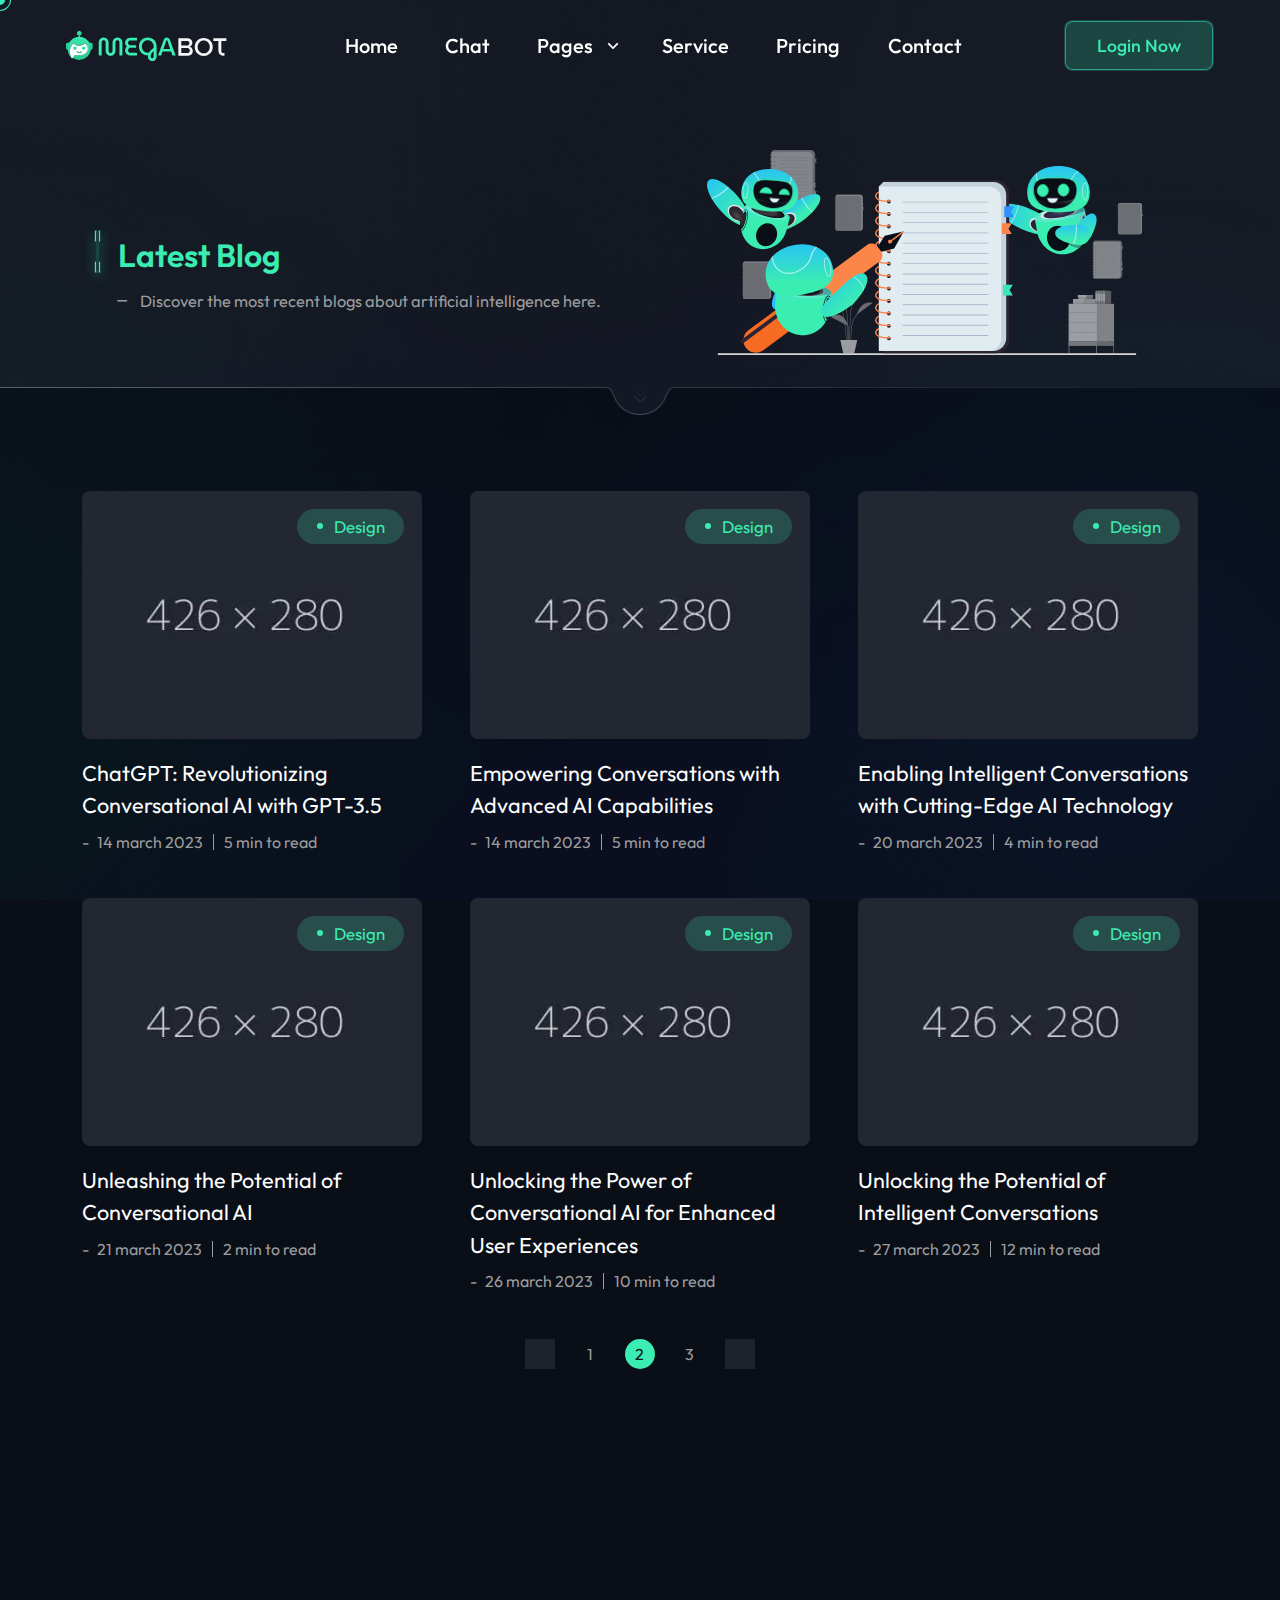
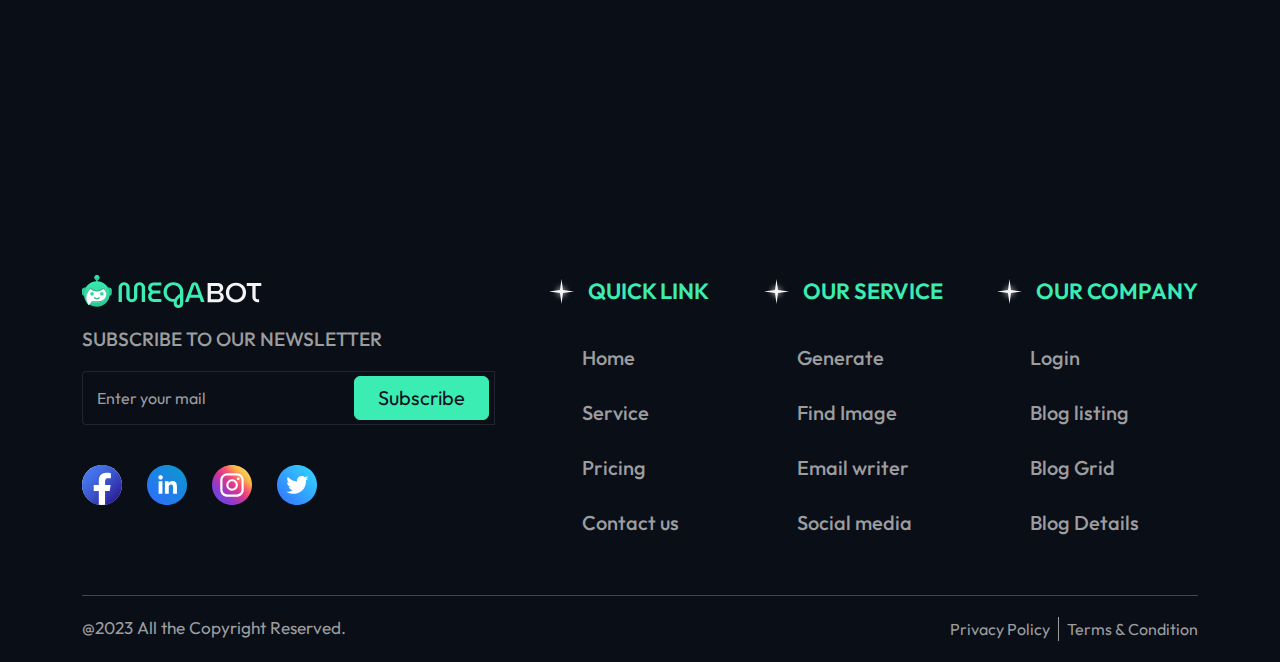
<file: html/blog-grid.html>
<!DOCTYPE html>
<html lang="en">

<head>
    <meta http-equiv="Content-Type" content="text/html; charset=UTF-8">
    <meta http-equiv="X-UA-Compatible" content="IE=edge">
    <meta name="viewport" content="width=device-width, initial-scale=1.0">
    <meta name="description" content="megabot">
    <meta name="keywords" content="megabot">
    <meta name="author" content="megabot">
    <link rel="icon" href="../assets/images/favicon.png" type="image/x-icon" />
    <link rel="shortcut icon" href="../assets/images/favicon.png" type="image/x-icon" />
    <title>Megabot</title>

    <!--Google font-->
    <link rel="preconnect" href="https://fonts.googleapis.com">
    <link rel="preconnect" href="https://fonts.gstatic.com" crossorigin>
    <link href="https://fonts.googleapis.com/css2?family=Outfit:wght@400;600;700;900&display=swap" rel="stylesheet">

    <!-- bootstrap css -->
    <link id="rtl-link" rel="stylesheet" type="text/css" href="../assets/css/vendors/bootstrap.css">

    <!-- remixicon css -->
    <link rel="stylesheet" type="text/css" href="../assets/css/vendors/remixicon.css">

    <!-- iconsax css -->
    <link rel="stylesheet" type="text/css" href="../assets/css/vendors/iconsax.css" />

    <!-- animation css -->
    <link rel="stylesheet" type="text/css" href="../assets/css/vendors/aos.css">

    <!-- swiper slider css -->
    <link rel="stylesheet" type="text/css" href="../assets/css/vendors/swiper-bundle.min.css" />

    <!-- style css -->
    <link rel="stylesheet" type="text/css" href="../assets/css/style.css">



</head>

<body class="inner-bg">

    <!-- header start -->
    <header>
        <button class="navbar-toggler d-xl-none d-inline navbar-menu-button" type="button" data-bs-toggle="offcanvas"
            data-bs-target="#primaryMenu">
            <span class="navbar-toggler-icon">
                <i class="iconsax" data-icon="text-align-justify"></i>
            </span>
        </button>
        <a href="index.html">
            <img src="../assets/images/logo.svg" class="img-fluid" alt="logo">
        </a>
        <nav class="header-nav-middle">
            <div class="main-nav navbar navbar-expand-xl navbar-light navbar-sticky">
                <div class="offcanvas offcanvas-collapse order-xl-2" id="primaryMenu">
                    <div class="offcanvas-header navbar-shadow">
                        <h5 class="mb-0">Back</h5>
                        <button class="btn-close lead" type="button" data-bs-dismiss="offcanvas"
                            aria-label="Close"></button>
                    </div>
                    <div class="offcanvas-body">
                        <ul class="navbar-nav">
                            <li class="nav-item">
                                <a class="nav-link" href="index.html">Home</a>
                            </li>

                            <li class="nav-item">
                                <a class="nav-link" href="chat.html">Chat</a>
                            </li>

                            <li class="nav-item dropdown">
                                <a class="nav-link dropdown-toggle" href="javascript:void(0)"
                                    data-bs-toggle="dropdown">Pages</a>

                                <ul class="dropdown-menu">
                                    <li>
                                        <a class="dropdown-item" href="404.html">404</a>
                                    </li>
                                    <li>
                                        <a class="dropdown-item" href="login.html">Login</a>
                                    </li>
                                    <li>
                                        <a class="dropdown-item" href="reset-password.html">Reset Password</a>
                                    </li>
                                    <li>
                                        <a class="dropdown-item" href="otp.html">OTP</a>
                                    </li>
                                    <li class="active">
                                        <a class="dropdown-item" href="blog-grid.html">Blog Grid</a>
                                    </li>
                                    <li>
                                        <a class="dropdown-item" href="blog-listing.html">Blog Listing</a>
                                    </li>
                                    <li>
                                        <a class="dropdown-item" href="blog-details.html">Blog Details</a>
                                    </li>
                                    <li>
                                        <a class="dropdown-item" href="terms.html">Terms & Conditon</a>
                                    </li>
                                </ul>
                            </li>

                            <li class="nav-item">
                                <a class="nav-link" href="service.html">service</a>
                            </li>

                            <li class="nav-item">
                                <a class="nav-link" href="pricing.html">pricing</a>
                            </li>

                            <li class="nav-item">
                                <a class="nav-link" href="contact-us.html">contact</a>
                            </li>
                        </ul>
                    </div>
                </div>
            </div>
        </nav>
        <a data-cursor="pointer" href="login.html" class="btn btn-theme d-sm-inline-block d-none"><span>Login
                Now</span></a>
    </header>
    <!-- header end -->


    <!-- breadcrumb section start -->
    <section class="breadcrumb-section">
        <div class="container">
            <div class="row">
                <div class="col-lg-6">
                    <div class="breadcrumb-content">
                        <div>
                            <h2><img src="../assets/images/breadcrumb-title.png" class="img-fluid"
                                    alt="title-effect">Latest Blog
                            </h2>
                            <p><i class="ri-subtract-line"></i>Discover the most recent blogs about artificial
                                intelligence here.</p>
                        </div>
                    </div>
                </div>
                <div class="col-lg-6 d-lg-inline-block d-none">
                    <div class="breadcrumb-img">
                        <img src="../assets/svg/contact-vector.svg" class="img-fluid" alt="service">
                    </div>
                </div>
            </div>
        </div>
    </section>
    <!-- breadcrumb section end -->


    <!-- blog section start -->
    <section class="ratio2_3">
        <div class="container">
            <div class="row g-lg-5 g-4">
                <div class="col-xl-4 col-md-6">
                    <div class="blog-box">
                        <div class="blog-img">
                            <a href="blog-details.html"><img src="../assets/images/blog/1.jpg" class="img-fluid"
                                    alt="blog"></a>
                            <label>Design</label>
                            <div class="hover-content">
                                <a data-cursor="pointer" href="blog-details.html"><i class="iconsax"
                                        data-icon="arrow-right"></i></a>
                                <h5>- Smith warner</h5>
                            </div>
                        </div>
                        <div class="blog-content">
                            <a data-cursor="pointer" href="blog-details.html">ChatGPT: Revolutionizing Conversational AI
                                with GPT-3.5
                            </a>
                            <ul>
                                <li>14 march 2023</li>
                                <li>5 min to read</li>
                            </ul>
                        </div>
                    </div>
                </div>
                <div class="col-xl-4 col-md-6">
                    <div class="blog-box">
                        <div class="blog-img">
                            <a href="blog-details.html"><img src="../assets/images/blog/2.jpg" class="img-fluid"
                                    alt="blog"></a>
                            <label>Design</label>
                            <div class="hover-content">
                                <a data-cursor="pointer" href="blog-details.html"><i class="iconsax"
                                        data-icon="arrow-right"></i></a>
                                <h5>- Smith warner</h5>
                            </div>
                        </div>
                        <div class="blog-content">
                            <a data-cursor="pointer" href="blog-details.html"> Empowering Conversations with Advanced AI
                                Capabilities

                            </a>
                            <ul>
                                <li>14 march 2023</li>
                                <li>5 min to read</li>
                            </ul>
                        </div>
                    </div>
                </div>
                <div class="col-xl-4 col-md-6">
                    <div class="blog-box">
                        <div class="blog-img">
                            <a href="blog-details.html"><img src="../assets/images/blog/3.jpg" class="img-fluid"
                                    alt="blog"></a>
                            <label>Design</label>
                            <div class="hover-content">
                                <a data-cursor="pointer" href="blog-details.html"><i class="iconsax"
                                        data-icon="arrow-right"></i></a>
                                <h5>- Smith warner</h5>
                            </div>
                        </div>
                        <div class="blog-content">
                            <a data-cursor="pointer" href="blog-details.html"> Enabling Intelligent Conversations with
                                Cutting-Edge AI Technology </a>
                            <ul>
                                <li>20 march 2023</li>
                                <li>4 min to read</li>
                            </ul>
                        </div>
                    </div>
                </div>
                <div class="col-xl-4 col-md-6">
                    <div class="blog-box">
                        <div class="blog-img">
                            <a href="blog-details.html"><img src="../assets/images/blog/4.jpg" class="img-fluid"
                                    alt="blog"></a>
                            <label>Design</label>
                            <div class="hover-content">
                                <a data-cursor="pointer" href="blog-details.html"><i class="iconsax"
                                        data-icon="arrow-right"></i></a>
                                <h5>- Smith warner</h5>
                            </div>
                        </div>
                        <div class="blog-content">
                            <a data-cursor="pointer" href="blog-details.html">Unleashing the Potential of Conversational
                                AI</a>
                            <ul>
                                <li>21 march 2023</li>
                                <li>2 min to read</li>
                            </ul>
                        </div>
                    </div>
                </div>
                <div class="col-xl-4 col-md-6">
                    <div class="blog-box">
                        <div class="blog-img">
                            <a href="blog-details.html"><img src="../assets/images/blog/5.jpg" class="img-fluid"
                                    alt="blog"></a>
                            <label>Design</label>
                            <div class="hover-content">
                                <a data-cursor="pointer" href="blog-details.html"><i class="iconsax"
                                        data-icon="arrow-right"></i></a>
                                <h5>- Smith warner</h5>
                            </div>
                        </div>
                        <div class="blog-content">
                            <a data-cursor="pointer" href="blog-details.html">Unlocking the Power of Conversational AI
                                for Enhanced User Experiences </a>
                            <ul>
                                <li>26 march 2023</li>
                                <li>10 min to read</li>
                            </ul>
                        </div>
                    </div>
                </div>
                <div class="col-xl-4 col-md-6">
                    <div class="blog-box">
                        <div class="blog-img">
                            <a href="blog-details.html"><img src="../assets/images/blog/6.jpg" class="img-fluid"
                                    alt="blog"></a>
                            <label>Design</label>
                            <div class="hover-content">
                                <a data-cursor="pointer" href="blog-details.html"><i class="iconsax"
                                        data-icon="arrow-right"></i></a>
                                <h5>- Smith warner</h5>
                            </div>
                        </div>
                        <div class="blog-content">
                            <a data-cursor="pointer" href="blog-details.html"> Unlocking the Potential of Intelligent
                                Conversations</a>
                            <ul>
                                <li>27 march 2023</li>
                                <li>12 min to read</li>
                            </ul>
                        </div>
                    </div>
                </div>
            </div>
            <nav aria-label="Page navigation" class="theme-pagination">
                <ul class="pagination">
                    <li class="page-item">
                        <a class="page-link" href="#" aria-label="Previous">
                            <span aria-hidden="true">
                                <i class="iconsax" data-icon="chevron-left"></i>
                            </span>
                        </a>
                    </li>
                    <li class="page-item"><a class="page-link" href="#">1</a></li>
                    <li class="page-item active"><a class="page-link" href="#">2</a></li>
                    <li class="page-item"><a class="page-link" href="#">3</a></li>
                    <li class="page-item">
                        <a class="page-link" href="#" aria-label="Next">
                            <span aria-hidden="true"> <i class="iconsax" data-icon="chevron-right"></i></span>
                        </a>
                    </li>
                </ul>
            </nav>
        </div>
    </section>
    <!-- blog section end -->


    <!-- contact us start -->
    <section class="info-section section-b-space">
        <div class="container">
            <div class="info-box" data-aos="fade-in" data-aos-duration="1000" data-aos-delay="100">
                <div class="hand-effect d-md-block d-none">
                    <img src="../assets/svg/hand.svg" class="img-fluid left-hand" alt="hand">
                    <img src="../assets/svg/hand.svg" class="img-fluid right-hand" alt="hand">
                </div>
                <h2>Ready to <span>move <img src="../assets/svg/title-effect.svg" class="img-fluid"
                            alt="title-effect"></span>
                    ahead?</h2>
                <p>With the help of our ground-breaking AI tool, unlock the potential of cutting-edge AI technology and
                    increase your productivity to new heights. Embrace the
                    future today and let our AI tool redefine what's possible for you.</p>
                <ul>
                    <li><img src="../assets/svg/tick.svg" class="img-fluid" alt="tick">Free images for lifetime</li>
                    <li><img src="../assets/svg/tick.svg" class="img-fluid" alt="tick">Get details on any topic</li>
                    <li><img src="../assets/svg/tick.svg" class="img-fluid" alt="tick">Quick advisor to help you</li>
                    <li><img src="../assets/svg/tick.svg" class="img-fluid" alt="tick">15+ category to explore</li>
                </ul>
                <a data-cursor="pointer" class="btn-arrow" href="">
                    <div class="icon-arrow"><i class="iconsax" data-icon="arrow-up"></i></div>Contact us now
                </a>
            </div>
        </div>
    </section>
    <!-- contact us end -->


    <!-- footer section start-->
    <footer>
        <div class="container">
            <div class="footer-row">
                <div class="footer-main">
                    <a href="#" class="footer-logo"><img src="../assets/images/logo.svg" class="img-fluid" alt=""></a>
                    <h3>SUBSCRIBE TO OUR NEWSLETTER</h3>
                    <form>
                        <div class="input-group">
                            <input type="email" class="form-control" id="exampleFormControlInput1"
                                placeholder="Enter your mail">
                            <a href="" data-cursor="pointer" class="btn-basic">Subscribe</a>
                        </div>
                    </form>
                    <ul class="social-links">
                        <li><a data-cursor="pointer" href="https://www.facebook.com/"><img
                                    src="../assets/svg/social/fb.svg" class="img-fluid" alt="facebook"></a></li>
                        <li><a data-cursor="pointer" href="https://in.linkedin.com/"><img
                                    src="../assets/svg/social/linkedin.svg" class="img-fluid" alt="linkedin"></a></li>
                        <li><a data-cursor="pointer" href="https://www.instagram.com/"><img
                                    src="../assets/svg/social/insta.svg" class="img-fluid" alt="insta"></a></li>
                        <li><a data-cursor="pointer" href="https://twitter.com/login"><img
                                    src="../assets/svg/social/twitter.svg" class="img-fluid" alt="twitter"></a></li>
                    </ul>
                </div>
                <div class="link-section">
                    <div class="footer-title">
                        <img src="../assets/svg/star.svg" class="img-fluid" alt="star">
                        Quick Link
                    </div>
                    <div class="footer-content">
                        <ul>
                            <li><a data-cursor="pointer" href="index.html">Home</a></li>
                            <li><a data-cursor="pointer" href="service.html">Service</a></li>
                            <li><a data-cursor="pointer" href="pricing.html">Pricing</a></li>
                            <li><a data-cursor="pointer" href="contact-us.html">Contact us</a></li>
                        </ul>
                    </div>
                </div>
                <div class="link-section">
                    <div class="footer-title">
                        <img src="../assets/svg/star.svg" class="img-fluid" alt="star">
                        Our service
                    </div>
                    <div class="footer-content">
                        <ul>
                            <li><a data-cursor="pointer" href="chat.html">Generate</a></li>
                            <li><a data-cursor="pointer" href="chat.html">Find Image</a></li>
                            <li><a data-cursor="pointer" href="chat.html">Email writer</a></li>
                            <li><a data-cursor="pointer" href="chat.html">Social media</a></li>
                        </ul>
                    </div>
                </div>
                <div class="link-section">
                    <div class="footer-title">
                        <img src="../assets/svg/star.svg" class="img-fluid" alt="star">
                        Our company
                    </div>
                    <div class="footer-content">
                        <ul>
                            <li><a data-cursor="pointer" href="login.html">Login</a></li>
                            <li><a data-cursor="pointer" href="blog-listing.html">Blog listing</a></li>
                            <li><a data-cursor="pointer" href="blog-grid.html">Blog Grid</a></li>
                            <li><a data-cursor="pointer" href="blog-details.html">Blog Details</a></li>
                        </ul>
                    </div>
                </div>
            </div>
            <div class="footer-copyright">
                <h4>@2023 All the Copyright Reserved.</h4>
                <ul class="footer-links">
                    <li><a href="terms.html">Privacy Policy </a></li>
                    <li><a href="terms.html">Terms & Condition </a></li>
                </ul>
            </div>
        </div>
    </footer>
    <!-- footer section end-->


    <!-- Tap To Top Button Start -->
    <div class="tap-to-top-box hide">
        <button class="tap-to-top-button"><i class="iconsax" data-icon="chevron-up"></i></button>
    </div>
    <!-- Tap To Top Button End -->


    <!--custom cursor start  -->
    <div id="cursor"></div>
    <div id="cursor-border"></div>
    <!--custom cursor start  -->


    <!-- Bootstrap js-->
    <script src="../assets/js/bootstrap.bundle.min.js"></script>

    <!-- slider js-->
    <script src="../assets/js/swiper-bundle.min.js"></script>
    <script src="../assets/js/custom-slider.js"></script>

    <!-- custom cursor -->
    <script src="../assets/js/custom-cursor.js"></script>

    <!-- aos animation -->
    <script src="../assets/js/aos.js"></script>
    <script src="../assets/js/custom-aos.js"></script>

    <!-- header sticky js -->
    <script src="../assets/js/header_sticky.js"></script>

    <!-- iconsax js -->
    <script src="../assets/js/iconsax.js"></script>

    <!-- Theme js-->
    <script src="../assets/js/script.js"></script>

</body>

</html>
</file>
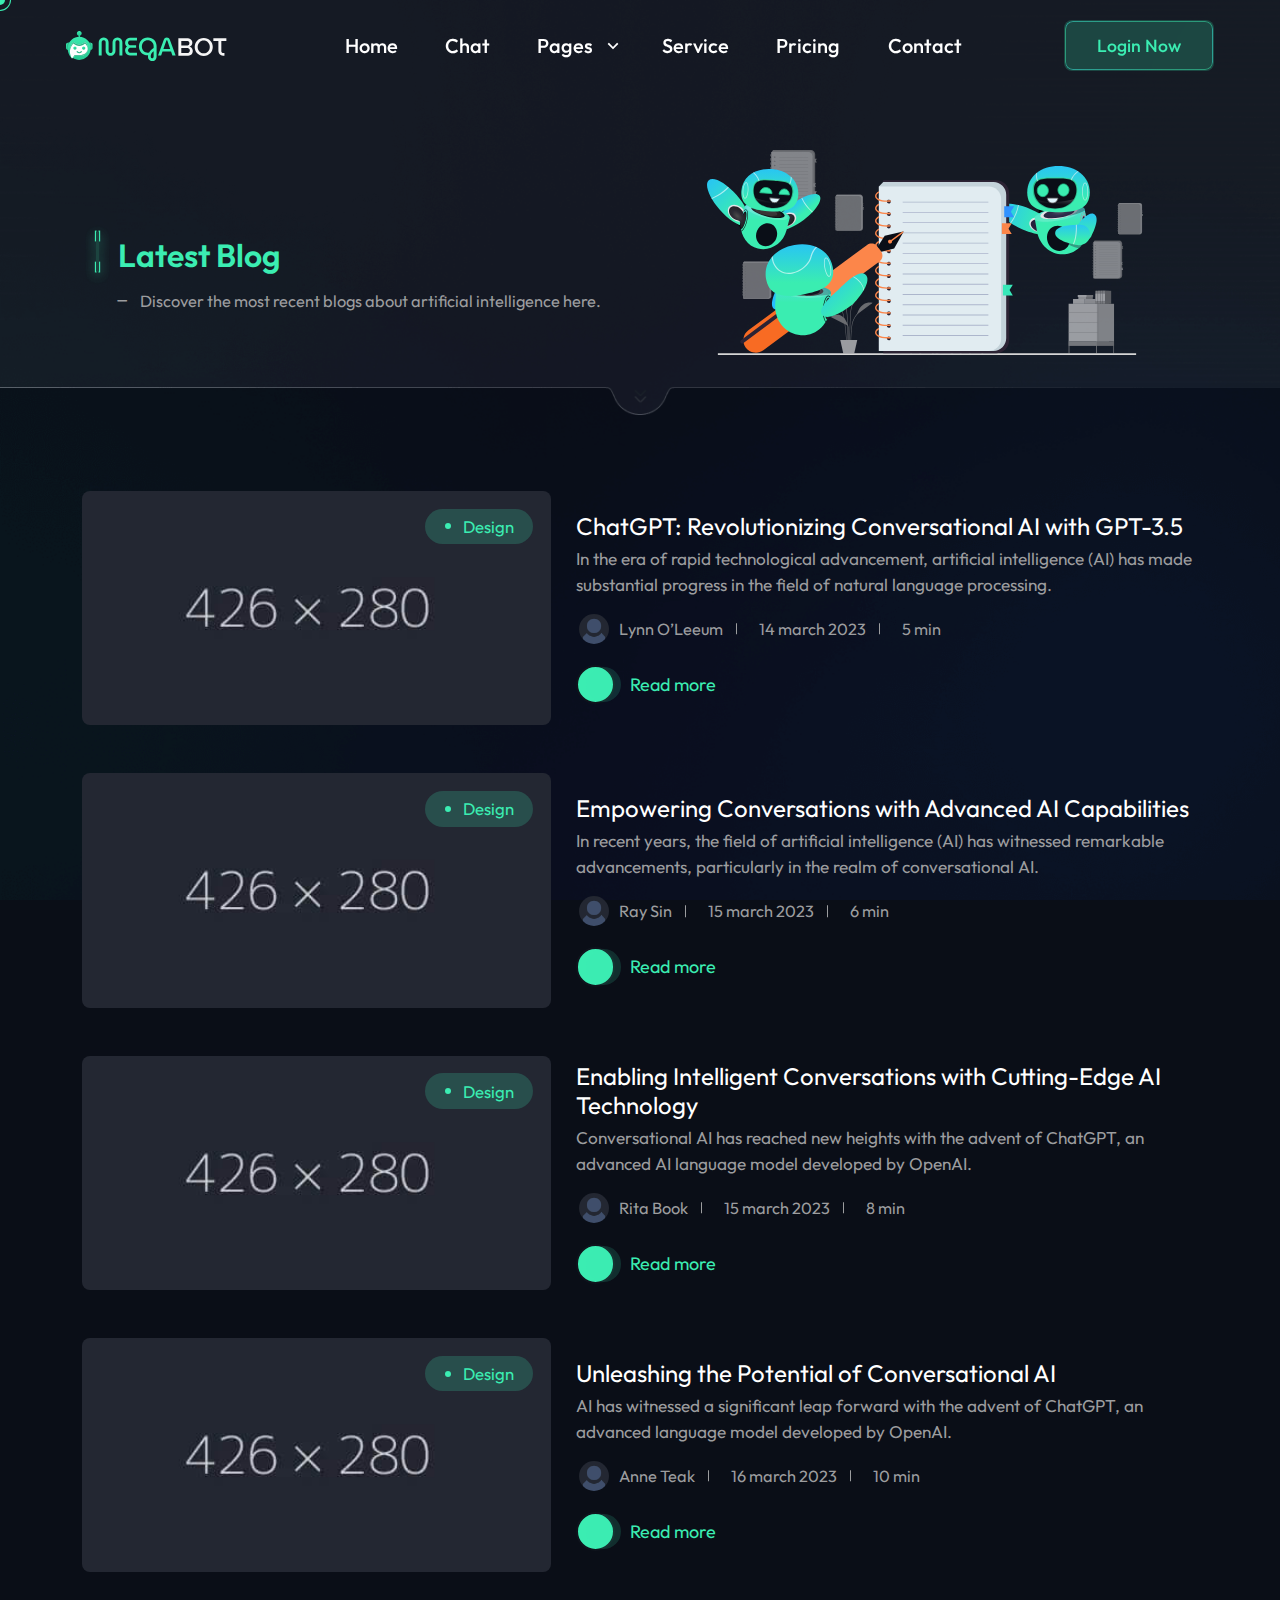
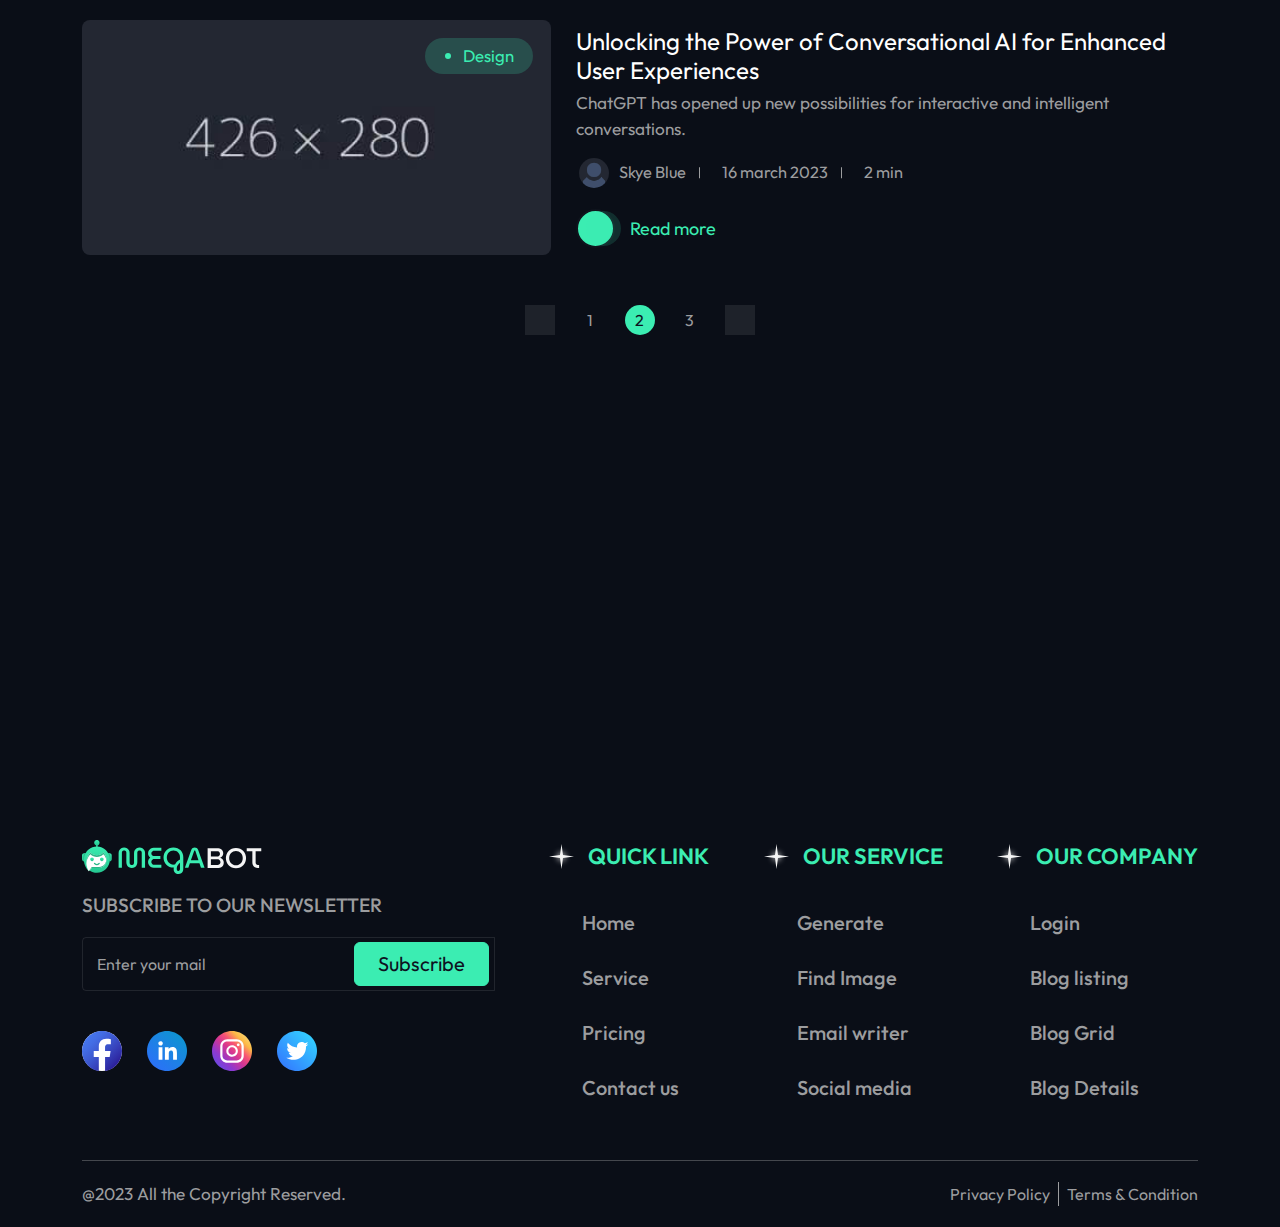
<file: html/blog-listing.html>
<!DOCTYPE html>
<html lang="en">

<head>
    <meta http-equiv="Content-Type" content="text/html; charset=UTF-8">
    <meta http-equiv="X-UA-Compatible" content="IE=edge">
    <meta name="viewport" content="width=device-width, initial-scale=1.0">
    <meta name="description" content="megabot">
    <meta name="keywords" content="megabot">
    <meta name="author" content="megabot">
    <link rel="icon" href="../assets/images/favicon.png" type="image/x-icon" />
    <link rel="shortcut icon" href="../assets/images/favicon.png" type="image/x-icon" />
    <title>Megabot</title>

    <!--Google font-->
    <link rel="preconnect" href="https://fonts.googleapis.com">
    <link rel="preconnect" href="https://fonts.gstatic.com" crossorigin>
    <link href="https://fonts.googleapis.com/css2?family=Outfit:wght@400;600;700;900&display=swap" rel="stylesheet">

    <!-- bootstrap css -->
    <link id="rtl-link" rel="stylesheet" type="text/css" href="../assets/css/vendors/bootstrap.css">

    <!-- remixicon css -->
    <link rel="stylesheet" type="text/css" href="../assets/css/vendors/remixicon.css">

    <!-- iconsax css -->
    <link rel="stylesheet" type="text/css" href="../assets/css/vendors/iconsax.css" />

    <!-- animation css -->
    <link rel="stylesheet" type="text/css" href="../assets/css/vendors/aos.css">

    <!-- swiper slider css -->
    <link rel="stylesheet" type="text/css" href="../assets/css/vendors/swiper-bundle.min.css" />

    <!-- style css -->
    <link rel="stylesheet" type="text/css" href="../assets/css/style.css">



</head>

<body class="inner-bg">

    <!-- header start -->
    <header>
        <button class="navbar-toggler d-xl-none d-inline navbar-menu-button" type="button" data-bs-toggle="offcanvas"
            data-bs-target="#primaryMenu">
            <span class="navbar-toggler-icon">
                <i class="iconsax" data-icon="text-align-justify"></i>
            </span>
        </button>
        <a href="index.html">
            <img src="../assets/images/logo.svg" class="img-fluid" alt="logo">
        </a>
        <nav class="header-nav-middle">
            <div class="main-nav navbar navbar-expand-xl navbar-light navbar-sticky">
                <div class="offcanvas offcanvas-collapse order-xl-2" id="primaryMenu">
                    <div class="offcanvas-header navbar-shadow">
                        <h5 class="mb-0">Back</h5>
                        <button class="btn-close lead" type="button" data-bs-dismiss="offcanvas"
                            aria-label="Close"></button>
                    </div>
                    <div class="offcanvas-body">
                        <ul class="navbar-nav">
                            <li class="nav-item">
                                <a class="nav-link" href="index.html">Home</a>
                            </li>

                            <li class="nav-item">
                                <a class="nav-link" href="chat.html">Chat</a>
                            </li>

                            <li class="nav-item dropdown">
                                <a class="nav-link dropdown-toggle" href="javascript:void(0)"
                                    data-bs-toggle="dropdown">Pages</a>

                                <ul class="dropdown-menu">
                                    <li>
                                        <a class="dropdown-item" href="404.html">404</a>
                                    </li>
                                    <li>
                                        <a class="dropdown-item" href="login.html">Login</a>
                                    </li>
                                    <li>
                                        <a class="dropdown-item" href="reset-password.html">Reset Password</a>
                                    </li>
                                    <li>
                                        <a class="dropdown-item" href="otp.html">OTP</a>
                                    </li>
                                    <li>
                                        <a class="dropdown-item" href="blog-grid.html">Blog Grid</a>
                                    </li>
                                    <li class="active">
                                        <a class="dropdown-item" href="blog-listing.html">Blog Listing</a>
                                    </li>
                                    <li>
                                        <a class="dropdown-item" href="blog-details.html">Blog Details</a>
                                    </li>
                                    <li>
                                        <a class="dropdown-item" href="terms.html">Terms & Conditon</a>
                                    </li>
                                </ul>
                            </li>

                            <li class="nav-item">
                                <a class="nav-link" href="service.html">service</a>
                            </li>

                            <li class="nav-item">
                                <a class="nav-link" href="pricing.html">pricing</a>
                            </li>

                            <li class="nav-item">
                                <a class="nav-link" href="contact-us.html">contact</a>
                            </li>
                        </ul>
                    </div>
                </div>
            </div>
        </nav>
        <a data-cursor="pointer" href="login.html" class="btn btn-theme d-sm-inline-block d-none"><span>Login
                Now</span></a>
    </header>
    <!-- header end -->


    <!-- breadcrumb section start -->
    <section class="breadcrumb-section">
        <div class="container">
            <div class="row">
                <div class="col-lg-6">
                    <div class="breadcrumb-content">
                        <div>
                            <h2><img src="../assets/images/breadcrumb-title.png" class="img-fluid"
                                    alt="title-effect">Latest Blog
                            </h2>
                            <p><i class="ri-subtract-line"></i>Discover the most recent blogs about artificial
                                intelligence here.</p>
                        </div>
                    </div>
                </div>
                <div class="col-lg-6 d-lg-inline-block d-none">
                    <div class="breadcrumb-img">
                        <img src="../assets/svg/contact-vector.svg" class="img-fluid" alt="service">
                    </div>
                </div>
            </div>
        </div>
    </section>
    <!-- breadcrumb section end -->


    <!-- blog section start -->
    <section class="ratio2_1">
        <div class="container">
            <div class="row g-5">
                <div class="col-12">
                    <div class="blog-listing">
                        <div class="blog-img">
                            <img src="../assets/images/blog/1.jpg" class="img-fluid bg-img" alt="blog">
                            <label>Design</label>
                        </div>
                        <div class="blog-content">
                            <a data-cursor="pointer" class="main-title" href="blog-details.html">ChatGPT:
                                Revolutionizing Conversational AI
                                with GPT-3.5</a>
                            <p>In the era of rapid technological advancement, artificial intelligence (AI) has made
                                substantial progress in the field of natural language processing. </p>
                            <ul>
                                <li><img src="../assets/images/user/1.jpg" class="img-fluid avtar" alt="author"> Lynn
                                    O’Leeum

                                </li>
                                <li><i class="iconsax" data-icon="calendar-add"></i> 14 march 2023</li>
                                <li><i class="iconsax" data-icon="clock"></i> 5 min</li>
                            </ul>
                            <a data-cursor="pointer" class="btn-arrow" href="blog-details.html">
                                <div class="icon-arrow"><i class="iconsax" data-icon="arrow-up"></i></div>Read more
                            </a>
                        </div>
                    </div>
                </div>
                <div class="col-12">
                    <div class="blog-listing">
                        <div class="blog-img">
                            <img src="../assets/images/blog/2.jpg" class="img-fluid bg-img" alt="blog">
                            <label>Design</label>
                        </div>
                        <div class="blog-content">
                            <a data-cursor="pointer" class="main-title" href="blog-details.html">Empowering
                                Conversations with Advanced AI
                                Capabilities</a>
                            <p>In recent years, the field of artificial intelligence (AI) has witnessed remarkable
                                advancements, particularly in the realm of conversational AI. </p>
                            <ul>
                                <li><img src="../assets/images/user/2.jpg" class="img-fluid avtar" alt="author"> Ray Sin

                                </li>
                                <li><i class="iconsax" data-icon="calendar-add"></i> 15 march 2023</li>
                                <li><i class="iconsax" data-icon="clock"></i> 6 min</li>
                            </ul>
                            <a data-cursor="pointer" class="btn-arrow" href="blog-details.html">
                                <div class="icon-arrow"><i class="iconsax" data-icon="arrow-up"></i></div>Read more
                            </a>
                        </div>
                    </div>
                </div>
                <div class="col-12">
                    <div class="blog-listing">
                        <div class="blog-img">
                            <img src="../assets/images/blog/3.jpg" class="img-fluid bg-img" alt="blog">
                            <label>Design</label>
                        </div>
                        <div class="blog-content">
                            <a data-cursor="pointer" class="main-title" href="blog-details.html">Enabling Intelligent
                                Conversations with
                                Cutting-Edge AI Technology</a>
                            <p>Conversational AI has reached new heights with the advent of ChatGPT, an advanced AI
                                language model developed by OpenAI. </p>
                            <ul>
                                <li><img src="../assets/images/user/3.jpg" class="img-fluid avtar" alt="author"> Rita
                                    Book

                                </li>
                                <li><i class="iconsax" data-icon="calendar-add"></i> 15 march 2023</li>
                                <li><i class="iconsax" data-icon="clock"></i> 8 min</li>
                            </ul>
                            <a data-cursor="pointer" class="btn-arrow" href="blog-details.html">
                                <div class="icon-arrow"><i class="iconsax" data-icon="arrow-up"></i></div>Read more
                            </a>
                        </div>
                    </div>
                </div>
                <div class="col-12">
                    <div class="blog-listing">
                        <div class="blog-img">
                            <img src="../assets/images/blog/4.jpg" class="img-fluid bg-img" alt="blog">
                            <label>Design</label>
                        </div>
                        <div class="blog-content">
                            <a data-cursor="pointer" class="main-title" href="blog-details.html">Unleashing the
                                Potential of Conversational
                                AI</a>
                            <p> AI has witnessed a significant leap forward with the advent of ChatGPT, an advanced
                                language model developed by OpenAI. </p>
                            <ul>
                                <li><img src="../assets/images/user/4.jpg" class="img-fluid avtar" alt="author"> Anne
                                    Teak

                                </li>
                                <li><i class="iconsax" data-icon="calendar-add"></i> 16 march 2023</li>
                                <li><i class="iconsax" data-icon="clock"></i> 10 min</li>
                            </ul>
                            <a data-cursor="pointer" class="btn-arrow" href="blog-details.html">
                                <div class="icon-arrow"><i class="iconsax" data-icon="arrow-up"></i></div>Read more
                            </a>
                        </div>
                    </div>
                </div>
                <div class="col-12">
                    <div class="blog-listing">
                        <div class="blog-img">
                            <img src="../assets/images/blog/5.jpg" class="img-fluid bg-img" alt="blog">
                            <label>Design</label>
                        </div>
                        <div class="blog-content">
                            <a data-cursor="pointer" class="main-title" href="blog-details.html">Unlocking the Power of
                                Conversational AI
                                for Enhanced User Experiences</a>
                            <p>ChatGPT has opened up new possibilities for interactive and intelligent conversations.
                            </p>
                            <ul>
                                <li><img src="../assets/images/user/5.jpg" class="img-fluid avtar" alt="author"> Skye
                                    Blue

                                </li>
                                <li><i class="iconsax" data-icon="calendar-add"></i> 16 march 2023</li>
                                <li><i class="iconsax" data-icon="clock"></i> 2 min</li>
                            </ul>
                            <a data-cursor="pointer" class="btn-arrow" href="blog-details.html">
                                <div class="icon-arrow"><i class="iconsax" data-icon="arrow-up"></i></div>Read more
                            </a>
                        </div>
                    </div>
                </div>
            </div>
            <nav aria-label="Page navigation" class="theme-pagination">
                <ul class="pagination">
                    <li class="page-item">
                        <a class="page-link" href="#" aria-label="Previous">
                            <span aria-hidden="true">
                                <i class="iconsax" data-icon="chevron-left"></i>
                            </span>
                        </a>
                    </li>
                    <li class="page-item"><a class="page-link" href="#">1</a></li>
                    <li class="page-item active"><a class="page-link" href="#">2</a></li>
                    <li class="page-item"><a class="page-link" href="#">3</a></li>
                    <li class="page-item">
                        <a class="page-link" href="#" aria-label="Next">
                            <span aria-hidden="true"> <i class="iconsax" data-icon="chevron-right"></i></span>
                        </a>
                    </li>
                </ul>
            </nav>
        </div>
    </section>
    <!-- blog section end -->


    <!-- contact us start -->
    <section class="info-section section-b-space">
        <div class="container">
            <div class="info-box" data-aos="fade-in" data-aos-duration="1000" data-aos-delay="100">
                <div class="hand-effect d-md-block d-none">
                    <img src="../assets/svg/hand.svg" class="img-fluid left-hand" alt="hand">
                    <img src="../assets/svg/hand.svg" class="img-fluid right-hand" alt="hand">
                </div>
                <h2>Ready to <span>move <img src="../assets/svg/title-effect.svg" class="img-fluid"
                            alt="title-effect"></span>
                    ahead?</h2>
                <p>With the help of our ground-breaking AI tool, unlock the potential of cutting-edge AI technology and
                    increase your productivity to new heights. Embrace the
                    future today and let our AI tool redefine what's possible for you.</p>
                <ul>
                    <li><img src="../assets/svg/tick.svg" class="img-fluid" alt="tick">Free images for lifetime</li>
                    <li><img src="../assets/svg/tick.svg" class="img-fluid" alt="tick">Get details on any topic</li>
                    <li><img src="../assets/svg/tick.svg" class="img-fluid" alt="tick">Quick advisor to help you</li>
                    <li><img src="../assets/svg/tick.svg" class="img-fluid" alt="tick">15+ category to explore</li>
                </ul>
                <a data-cursor="pointer" class="btn-arrow" href="">
                    <div class="icon-arrow"><i class="iconsax" data-icon="arrow-up"></i></div>Contact us now
                </a>
            </div>
        </div>
    </section>
    <!-- contact us end -->


    <!-- footer section start-->
    <footer>
        <div class="container">
            <div class="footer-row">
                <div class="footer-main">
                    <a href="#" class="footer-logo"><img src="../assets/images/logo.svg" class="img-fluid" alt=""></a>
                    <h3>SUBSCRIBE TO OUR NEWSLETTER</h3>
                    <form>
                        <div class="input-group">
                            <input type="email" class="form-control" id="exampleFormControlInput1"
                                placeholder="Enter your mail">
                            <a href="" data-cursor="pointer" class="btn-basic">Subscribe</a>
                        </div>
                    </form>
                    <ul class="social-links">
                        <li><a data-cursor="pointer" href="https://www.facebook.com/"><img
                                    src="../assets/svg/social/fb.svg" class="img-fluid" alt="facebook"></a></li>
                        <li><a data-cursor="pointer" href="https://in.linkedin.com/"><img
                                    src="../assets/svg/social/linkedin.svg" class="img-fluid" alt="linkedin"></a></li>
                        <li><a data-cursor="pointer" href="https://www.instagram.com/"><img
                                    src="../assets/svg/social/insta.svg" class="img-fluid" alt="insta"></a></li>
                        <li><a data-cursor="pointer" href="https://twitter.com/login"><img
                                    src="../assets/svg/social/twitter.svg" class="img-fluid" alt="twitter"></a></li>
                    </ul>
                </div>
                <div class="link-section">
                    <div class="footer-title">
                        <img src="../assets/svg/star.svg" class="img-fluid" alt="star">
                        Quick Link
                    </div>
                    <div class="footer-content">
                        <ul>
                            <li><a data-cursor="pointer" href="index.html">Home</a></li>
                            <li><a data-cursor="pointer" href="service.html">Service</a></li>
                            <li><a data-cursor="pointer" href="pricing.html">Pricing</a></li>
                            <li><a data-cursor="pointer" href="contact-us.html">Contact us</a></li>
                        </ul>
                    </div>
                </div>
                <div class="link-section">
                    <div class="footer-title">
                        <img src="../assets/svg/star.svg" class="img-fluid" alt="star">
                        Our service
                    </div>
                    <div class="footer-content">
                        <ul>
                            <li><a data-cursor="pointer" href="chat.html">Generate</a></li>
                            <li><a data-cursor="pointer" href="chat.html">Find Image</a></li>
                            <li><a data-cursor="pointer" href="chat.html">Email writer</a></li>
                            <li><a data-cursor="pointer" href="chat.html">Social media</a></li>
                        </ul>
                    </div>
                </div>
                <div class="link-section">
                    <div class="footer-title">
                        <img src="../assets/svg/star.svg" class="img-fluid" alt="star">
                        Our company
                    </div>
                    <div class="footer-content">
                        <ul>
                            <li><a data-cursor="pointer" href="login.html">Login</a></li>
                            <li><a data-cursor="pointer" href="blog-listing.html">Blog listing</a></li>
                            <li><a data-cursor="pointer" href="blog-grid.html">Blog Grid</a></li>
                            <li><a data-cursor="pointer" href="blog-details.html">Blog Details</a></li>
                        </ul>
                    </div>
                </div>
            </div>
            <div class="footer-copyright">
                <h4>@2023 All the Copyright Reserved.</h4>
                <ul class="footer-links">
                    <li><a href="terms.html">Privacy Policy </a></li>
                    <li><a href="terms.html">Terms & Condition </a></li>
                </ul>
            </div>
        </div>
    </footer>
    <!-- footer section end-->


    <!-- Tap To Top Button Start -->
    <div class="tap-to-top-box hide">
        <button class="tap-to-top-button"><i class="iconsax" data-icon="chevron-up"></i></button>
    </div>
    <!-- Tap To Top Button End -->


    <!--custom cursor start  -->
    <div id="cursor"></div>
    <div id="cursor-border"></div>
    <!--custom cursor start  -->


    <!-- Bootstrap js-->
    <script src="../assets/js/bootstrap.bundle.min.js"></script>

    <!-- slider js-->
    <script src="../assets/js/swiper-bundle.min.js"></script>
    <script src="../assets/js/custom-slider.js"></script>

    <!-- custom cursor -->
    <script src="../assets/js/custom-cursor.js"></script>

    <!-- aos animation -->
    <script src="../assets/js/aos.js"></script>
    <script src="../assets/js/custom-aos.js"></script>

    <!-- header sticky js -->
    <script src="../assets/js/header_sticky.js"></script>

    <!-- iconsax js -->
    <script src="../assets/js/iconsax.js"></script>

    <!-- Theme js-->
    <script src="../assets/js/script.js"></script>

</body>

</html>
</file>
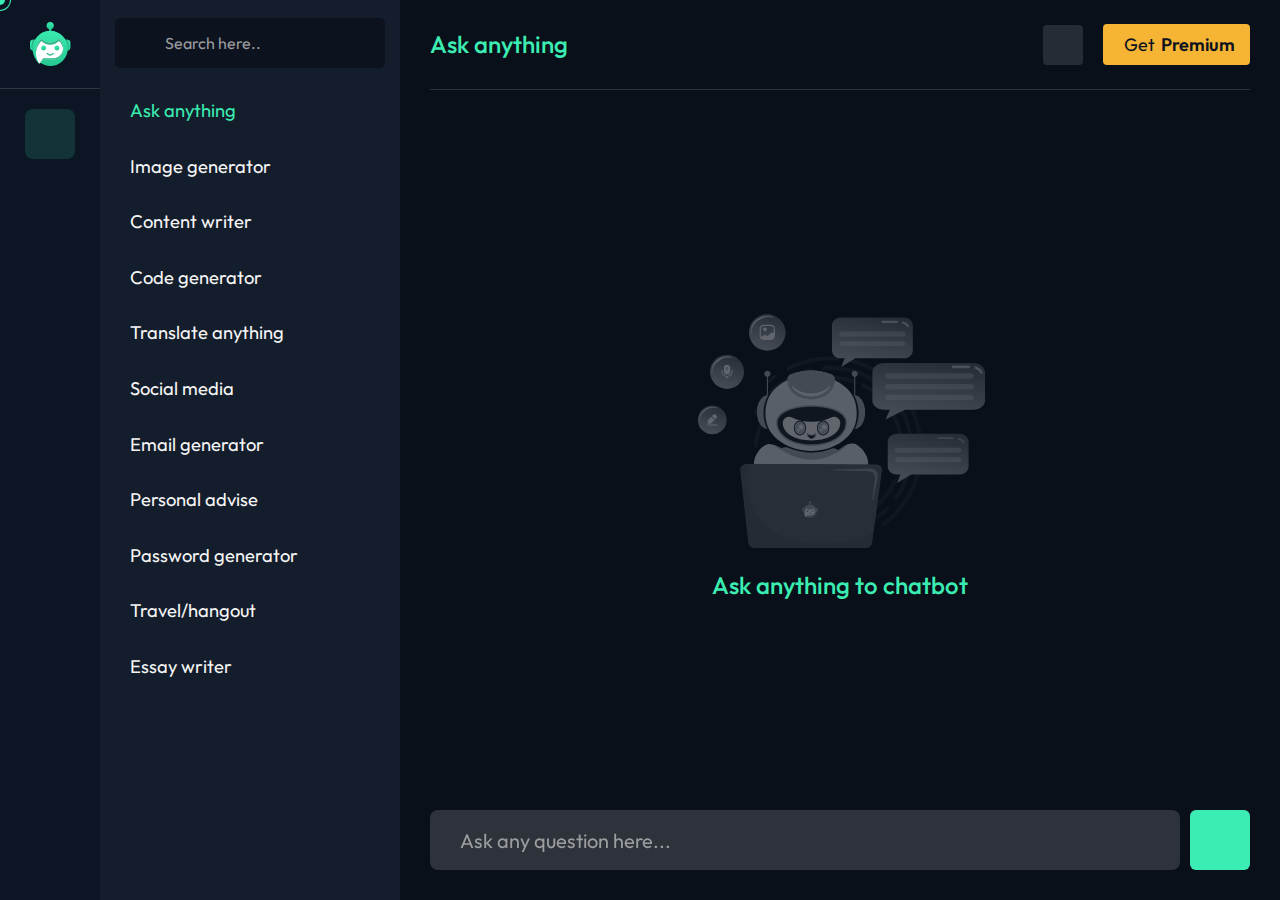
<file: html/chat.html>
<!DOCTYPE html>
<html lang="en">

<head>
    <meta http-equiv="Content-Type" content="text/html; charset=UTF-8">
    <meta http-equiv="X-UA-Compatible" content="IE=edge">
    <meta name="viewport" content="width=device-width, initial-scale=1.0">
    <meta name="description" content="megabot">
    <meta name="keywords" content="megabot">
    <meta name="author" content="megabot">
    <link rel="icon" href="../assets/images/favicon.png" type="image/x-icon" />
    <link rel="shortcut icon" href="../assets/images/favicon.png" type="image/x-icon" />
    <title>Megabot</title>

    <!--Google font-->
    <link rel="preconnect" href="https://fonts.googleapis.com">
    <link rel="preconnect" href="https://fonts.gstatic.com" crossorigin>
    <link href="https://fonts.googleapis.com/css2?family=Outfit:wght@400;600;700;900&display=swap" rel="stylesheet">

    <!-- bootstrap css -->
    <link id="rtl-link" rel="stylesheet" type="text/css" href="../assets/css/vendors/bootstrap.css">

    <!-- remixicon css -->
    <link rel="stylesheet" type="text/css" href="../assets/css/vendors/remixicon.css">

    <!-- iconsax css -->
    <link rel="stylesheet" type="text/css" href="../assets/css/vendors/iconsax.css" />

    <!-- animation css -->
    <link rel="stylesheet" type="text/css" href="../assets/css/vendors/aos.css">

    <!-- swiper slider css -->
    <link rel="stylesheet" type="text/css" href="../assets/css/vendors/swiper-bundle.min.css" />

    <!-- style css -->
    <link rel="stylesheet" type="text/css" href="../assets/css/style.css">

</head>

<body>
    <section class="chatting-wrapper pt-0">
        <nav class="navbar navbar-expand-md p-0">
            <button class="navbar-toggler d-none" type="button" data-bs-toggle="collapse"
                data-bs-target="#mainnavbarNav" aria-controls="mainnavbarNav" aria-expanded="false"
                aria-label="Toggle navigation">
                <i class="iconsax" data-icon="text-align-justify"></i>
            </button>
            <div class="collapse navbar-collapse" id="mainnavbarNav">
                <div class="menu-panel">
                    <button data-bs-toggle="collapse" data-bs-target="#mainnavbarNav"
                        class="mainnav-close d-block d-md-none"><i class="iconsax" data-icon="close-circle"></i>
                    </button>
                    <a href="index.html" class="logo-icon d-none d-md-flex">
                        <img src="../assets/svg/logo-icon.svg" class="img-fluid">
                    </a>
                    <ul class="nav nav-tabs menu-wrapper" id="myTab" role="tablist">
                        <li data-bs-toggle="tooltip" data-bs-placement="right" data-bs-title="Chat" class="nav-item"
                            role="presentation">
                            <button class="nav-link active" data-bs-toggle="tab" data-bs-target="#chat" type="button"
                                role="tab" aria-controls="chat" aria-selected="true"><i class="iconsax"
                                    data-icon="messages-2"></i>
                                <span>Chat</span> </button>
                        </li>
                        <li data-bs-toggle="tooltip" data-bs-placement="right" data-bs-title="History" class="nav-item"
                            role="presentation">
                            <button class="nav-link" data-bs-toggle="tab" data-bs-target="#history" type="button"
                                role="tab" aria-controls="history" aria-selected="false"><i class="iconsax"
                                    data-icon="refresh-circle"></i>
                                <span>History</span> </button>
                        </li>
                        <li data-bs-toggle="tooltip" data-bs-placement="right" data-bs-title="Subscription"
                            class="nav-item" role="presentation">
                            <button class="nav-link" data-bs-toggle="tab" data-bs-target="#subscription" type="button"
                                role="tab" aria-controls="subscription" aria-selected="false"><i class="iconsax"
                                    data-icon="crown-2"></i> <span>Subscription</span></button>
                        </li>
                        <li data-bs-toggle="tooltip" data-bs-placement="right" data-bs-title="Help" class="nav-item"
                            role="presentation">
                            <button class="nav-link" data-bs-toggle="tab" data-bs-target="#help" type="button"
                                role="tab" aria-controls="help" aria-selected="false"><i class="iconsax" data-icon="question-message
                                "></i> <span>Help</span> </button>
                        </li>
                        <li data-bs-toggle="tooltip" data-bs-placement="right" data-bs-title="Ratings" class="nav-item"
                            role="presentation">
                            <button type="button" class="btn btn-primary nav-link" data-bs-toggle="modal"
                                data-bs-target="#staticBackdrop"><i class="iconsax" data-icon="star"></i> <span>
                                    Rating
                                </span>
                            </button>
                        </li>
                        <li data-bs-toggle="tooltip" data-bs-placement="right" data-bs-title="Settings" class="nav-item"
                            role="presentation">
                            <button class="nav-link" data-bs-toggle="tab" data-bs-target="#settings" type="button"
                                role="tab" aria-controls="settings" aria-selected="false"><i class="iconsax"
                                    data-icon="setting-1"></i><span>Setting</span></button>
                        </li>
                    </ul>
                </div>
            </div>
        </nav>
        <div class="tab-content">
            <div class="tab-pane fade show active" id="chat" role="tabpanel" aria-labelledby="chat" tabindex="0">
                <div class="main-wrapper">
                    <nav class="navbar navbar-expand-lg bg-light p-0">
                        <button class="navbar-toggler d-none" type="button" data-bs-toggle="collapse"
                            data-bs-target="#navbarNav" aria-controls="navbarNav" aria-expanded="false"
                            aria-label="Toggle navigation">
                            <i class="iconsax" data-icon="text-align-justify"></i>
                        </button>
                        <div class="collapse navbar-collapse" id="navbarNav">
                            <div class="inner-menu-panel">
                                <button data-bs-toggle="collapse" data-bs-target="#navbarNav"
                                    class="inner-close d-block d-lg-none">Back
                                </button>
                                <div class="search-box">
                                    <i class="iconsax" data-icon="search-normal-2"></i>
                                    <input type="text" class="form-control" placeholder="Search here..">
                                </div>
                                <ul class="inner-links-list" id="innerLink">
                                    <li class="active"><a href="#!" data-title="Ask anything">Ask anything</a></li>
                                    <li><a href="#!" data-title="Image generator">Image generator</a></li>
                                    <li><a href="#!" data-title="Content writer">Content writer</a></li>
                                    <li><a href="#!" data-title="Code generator">Code generator</a></li>
                                    <li><a href="#!" data-title="Translate anything">Translate anything</a></li>
                                    <li><a href="#!" data-title="Social media">Social media</a></li>
                                    <li><a href="#!" data-title="Email generator">Email generator</a></li>
                                    <li><a href="#!" data-title="Personal advise">Personal advise</a></li>
                                    <li><a href="#!" data-title="Password generator">Password generator</a></li>
                                    <li><a href="#!" data-title="Travel/hangout">Travel/hangout</a></li>
                                    <li><a href="#!" data-title="Essay writer">Essay writer</a></li>
                                </ul>
                            </div>
                        </div>
                    </nav>
                    <div class="chat-header">
                        <div class="d-flex align-items-center gap-2">
                            <button class="navbar-toggler d-md-none d-block" type="button" data-bs-toggle="collapse"
                                data-bs-target="#mainnavbarNav" aria-controls="mainnavbarNav" aria-expanded="false"
                                aria-label="Toggle navigation">
                                <i class="iconsax" data-icon="text-align-justify"></i>
                            </button>
                            <a href="index.html" class="logo-icon d-flex d-md-none">
                                <img src="../assets/svg/logo-icon.svg" class="img-fluid">
                            </a>
                            <h3 id="targetDiv">Ask anything</h3>
                        </div>
                        <div class="header-option">
                            <a class="del-btn" data-cursor="pointer" href=""><i class="iconsax"
                                    data-icon="trash"></i></a>
                            <a class="premium-btn" id="subscriptionBtn" data-cursor="pointer" href="#!"><i
                                    class="iconsax" data-icon="crown-2"></i> Get
                                <span>premium</span></a>
                        </div>
                    </div>
                    <div class="main-chat">
                        <div class="no-chat">
                            <div>
                                <img src="../assets/svg/no-chat.svg" class="img-fluid" alt="">
                                <h3>Ask anything to chatbot</h3>
                            </div>
                        </div>
                        <div class="msger-chat">
                        </div>

                        <form class="msger-inputarea">
                            <button class="navbar-toggler d-lg-none d-block msger-send-btn" type="button"
                                data-bs-toggle="collapse" data-bs-target="#navbarNav" aria-controls="navbarNav"
                                aria-expanded="false" aria-label="Toggle navigation">
                                <i class="iconsax" data-icon="text-align-justify"></i>
                            </button>
                            <input type="text" class="msger-input" placeholder="Ask any question here..." />
                            <a href="" class="scan-icon"><i class="iconsax" data-icon="scan-1"></i></a>
                            <a href="" class="mic-icon"><i class="iconsax" data-icon="mic-1"></i></a>
                            <button type="submit" class="msger-send-btn"><i class="iconsax"
                                    data-icon="send-1"></i></button>
                        </form>
                    </div>
                </div>
            </div>
            <div class="tab-pane fade" id="history" role="tabpanel" aria-labelledby="history" tabindex="0">
                <div class="main-wrapper p-0">
                    <div class="fixed-header">
                        <div class="d-flex align-items-center gap-2">
                            <button class="navbar-toggler d-md-none d-block" type="button" data-bs-toggle="collapse"
                                data-bs-target="#mainnavbarNav" aria-controls="mainnavbarNav" aria-expanded="false"
                                aria-label="Toggle navigation">
                                <i class="iconsax" data-icon="text-align-justify"></i>
                            </button>
                            <a href="index.html" class="logo-icon d-flex d-md-none">
                                <img src="../assets/svg/logo-icon.svg" class="img-fluid">
                            </a>
                            <h3>History</h3>
                        </div>
                        <a class="premium-btn" data-cursor="pointer" href=""><i class="iconsax" data-icon="crown-2"></i>
                            Get
                            <span>premium</span></a>
                    </div>
                    <div class="main-section">
                        <div class="container card p-0">
                            <div class="card-header">
                                <h3 class="text-white">Detailed History</h3>
                                <form class="auth-form d-none d-md-block">
                                    <div class="form-group">
                                        <i class="iconsax" data-icon="search-normal-2"></i>
                                        <input type="search" class="form-control" placeholder="Search here">
                                    </div>
                                </form>
                            </div>
                            <div class="card-body px-sm-4 px-3">
                                <ul class="history-sec">
                                    <li class="history-main">
                                        <div class="history-detail text-truncate">
                                            <i class="iconsax" data-icon="message-text"></i>
                                            <div>
                                                <p>What is app development ?</p>
                                                <p class="d-sm-none d-inline-block">2 min ago</p>
                                            </div>
                                        </div>
                                        <div class="history-time d-sm-flex d-none">
                                            <ul>
                                                <li>Chat</li>
                                                <li>2 min ago</li>
                                            </ul>
                                        </div>
                                    </li>
                                    <li class="history-main">
                                        <div class="history-detail text-truncate">
                                            <i class="iconsax" data-icon="message-text"></i>
                                            <div>
                                                <p>Dino has sent you message.</p>
                                                <p class="d-sm-none d-inline-block">50 min ago</p>
                                            </div>
                                        </div>
                                        <div class="history-time d-sm-flex d-none">
                                            <ul>
                                                <li>Image</li>
                                                <li>50 min ago</li>
                                            </ul>
                                        </div>
                                    </li>
                                    <li class="history-main">
                                        <div class="history-detail text-truncate">
                                            <i class="iconsax" data-icon="message-text"></i>
                                            <div>
                                                <p>Marvel has sent you an image.</p>
                                                <p class="d-sm-none d-inline-block">Yesterday</p>
                                            </div>
                                        </div>
                                        <div class="history-time d-sm-flex d-none">
                                            <ul>
                                                <li>Personal</li>
                                                <li>Yesterday</li>
                                            </ul>
                                        </div>
                                    </li>
                                    <li class="history-main">
                                        <div class="history-detail text-truncate">
                                            <i class="iconsax" data-icon="message-text"></i>
                                            <div>
                                                <p>Wishes of father’s day</p>
                                                <p class="d-sm-none d-inline-block">26 Mar, 2023</p>
                                            </div>
                                        </div>
                                        <div class="history-time d-sm-flex d-none">
                                            <ul>
                                                <li>Translation</li>
                                                <li>26 Mar, 2023</li>
                                            </ul>
                                        </div>
                                    </li>
                                    <li class="history-main">
                                        <div class="history-detail text-truncate">
                                            <i class="iconsax" data-icon="message-text"></i>
                                            <div>
                                                <p>Marvel has sent you an image.</p>
                                                <p class="d-sm-none d-inline-block">25 Mar, 2023</p>
                                            </div>
                                        </div>
                                        <div class="history-time d-sm-flex d-none">
                                            <ul>
                                                <li>Social media</li>
                                                <li>25 Mar, 2023</li>
                                            </ul>
                                        </div>
                                    </li>
                                    <li class="history-main">
                                        <div class="history-detail text-truncate">
                                            <i class="iconsax" data-icon="message-text"></i>
                                            <div>
                                                <p>“How are you ?” Translate it</p>
                                                <p class="d-sm-none d-inline-block"> 25 Mar, 2023</p>
                                            </div>
                                        </div>
                                        <div class="history-time d-sm-flex d-none">
                                            <ul>
                                                <li>Essay writing</li>
                                                <li> 25 Mar, 2023</li>
                                            </ul>
                                        </div>
                                    </li>
                                    <li class="history-main">
                                        <div class="history-detail text-truncate">
                                            <i class="iconsax" data-icon="message-text"></i>
                                            <div>
                                                <p>Include a hashtag in your caption for the goa photo and some music
                                                    suggestions.</p>
                                                <p class="d-sm-none d-inline-block">25 Mar, 2023</p>
                                            </div>
                                        </div>
                                        <div class="history-time d-sm-flex d-none">
                                            <ul>
                                                <li>Chat</li>
                                                <li>25 Mar, 2023</li>
                                            </ul>
                                        </div>
                                    </li>
                                    <li class="history-main">
                                        <div class="history-detail text-truncate">
                                            <i class="iconsax" data-icon="message-text"></i>
                                            <div>
                                                <p>Write essay about “Cow”</p>
                                                <p class="d-sm-none d-inline-block">23 Mar, 2023</p>
                                            </div>
                                        </div>
                                        <div class="history-time d-sm-flex d-none">
                                            <ul>
                                                <li>Image</li>
                                                <li>23 Mar, 2023</li>
                                            </ul>
                                        </div>
                                    </li>
                                </ul>

                            </div>

                        </div>
                    </div>
                </div>
            </div>
            <div class="tab-pane fade" id="subscription" role="tabpanel" aria-labelledby="subscription" tabindex="0">
                <div class="main-wrapper p-0">
                    <div class="fixed-header">
                        <div class="d-flex align-items-center gap-2">
                            <button class="navbar-toggler d-md-none d-block" type="button" data-bs-toggle="collapse"
                                data-bs-target="#mainnavbarNav" aria-controls="mainnavbarNav" aria-expanded="false"
                                aria-label="Toggle navigation">
                                <i class="iconsax" data-icon="text-align-justify"></i>
                            </button>
                            <a href="index.html" class="logo-icon d-flex d-md-none">
                                <img src="../assets/svg/logo-icon.svg" class="img-fluid">
                            </a>
                            <h3>Subscription</h3>
                        </div>
                        <a class="premium-btn" data-cursor="pointer" href=""><i class="iconsax" data-icon="crown-2"></i>
                            Get
                            <span>premium</span></a>
                    </div>
                    <div class="main-section">
                        <div class="container card p-0">
                            <div class="card-header">
                                <h3 class="text-white">Choose Period of Plan :</h3>
                                <div class="header-option d-none d-md-flex">
                                    <label for="currency" class="form-label text-white">Currency :</label>
                                    <select class="form-select" aria-label="Default select example" id="currency">
                                        <option selected>Us Dollar</option>
                                        <option value="1">Euro</option>
                                        <option value="2">Yuan</option>
                                    </select>
                                </div>
                            </div>
                            <div class="card-body px-sm-4 px-3">
                                <div class="row justify-content-center">
                                    <div class="col-xl-4 col-md-6 col-12">
                                        <div class="card inner-card">
                                            <div class="card-header">
                                                <img src="../assets/svg/pricing/weekly.svg" class="img-fluid" alt="">
                                                <h4 class="text-white mb-0">Weekly Plan</h4>
                                            </div>
                                            <div class="card-body">
                                                <h3>$3.99 only/-</h3>
                                                <ul>
                                                    <li>Intelligent AI chatbot</li>
                                                    <li>Unlimited answer of question</li>
                                                    <li>Avoid buying coin forever</li>
                                                    <li>No ad in background</li>
                                                    <li>Early access to new features</li>
                                                </ul>
                                                <button class="select-plan ">
                                                    <i class="iconsax" data-icon="thick-arrow-right"></i>
                                                    Select this plan
                                                </button>
                                            </div>
                                        </div>
                                    </div>
                                    <div class="col-xl-4 col-md-6 col-12">
                                        <div class="card inner-card">
                                            <div class="card-header">
                                                <img src="../assets/svg/pricing/monthly.svg" class="img-fluid" alt="">
                                                <h4 class="text-white mb-0">Monthly Plan</h4>
                                            </div>
                                            <div class="card-body">
                                                <h3>$3.99 only/-</h3>
                                                <ul>
                                                    <li>Intelligent AI chatbot</li>
                                                    <li>Unlimited answer of question</li>
                                                    <li>Avoid buying coin forever</li>
                                                    <li>No ad in background</li>
                                                    <li>Early access to new features</li>
                                                </ul>
                                                <button class="no-select-plan select-plan">
                                                    <i class="iconsax" data-icon="thick-arrow-right"></i>
                                                    Select this plan
                                                </button>
                                            </div>
                                        </div>
                                    </div>
                                    <div class="col-xl-4 col-md-6 col-12">
                                        <div class="card inner-card">
                                            <div class="card-header">
                                                <img src="../assets/svg/pricing/yearly.svg" class="img-fluid" alt="">
                                                <h4 class="text-white mb-0">Lifetime Plan</h4>
                                            </div>
                                            <div class="card-body">
                                                <h3>$3.99 only/-</h3>
                                                <ul>
                                                    <li>Intelligent AI chatbot</li>
                                                    <li>Unlimited answer of question</li>
                                                    <li>Avoid buying coin forever</li>
                                                    <li>No ad in background</li>
                                                    <li>Early access to new features</li>
                                                </ul>
                                                <button class="no-select-plan select-plan">
                                                    <i class="iconsax" data-icon="thick-arrow-right"></i>
                                                    Select this plan
                                                </button>
                                            </div>
                                        </div>
                                    </div>
                                </div>
                                <div class="subscription-continue">
                                    <button class="no-select-plan select-plan">Continue</button>
                                    <a href="#" class="text-white">
                                        Continue with limited version
                                    </a>
                                </div>
                            </div>

                        </div>
                    </div>
                </div>
            </div>
            <div class="tab-pane fade" id="help" role="tabpanel" aria-labelledby="help" tabindex="0">
                <div class="main-wrapper p-0">
                    <div class="fixed-header">
                        <div class="d-flex align-items-center gap-2">
                            <button class="navbar-toggler d-md-none d-block" type="button" data-bs-toggle="collapse"
                                data-bs-target="#mainnavbarNav" aria-controls="mainnavbarNav" aria-expanded="false"
                                aria-label="Toggle navigation">
                                <i class="iconsax" data-icon="text-align-justify"></i>
                            </button>
                            <a href="index.html" class="logo-icon d-flex d-md-none">
                                <img src="../assets/svg/logo-icon.svg" class="img-fluid">
                            </a>
                            <h3>FAQ</h3>
                        </div>
                        <a class="premium-btn" data-cursor="pointer" href=""><i class="iconsax" data-icon="crown-2"></i>
                            Get
                            <span>premium</span></a>
                    </div>
                    <div class="faq-section main-section">
                        <div class="container card p-0">
                            <div class="card-header">
                                <h3 class="text-white title-basic aos-init aos-animate" data-aos="fade-up"
                                    data-aos-duration="1000" data-aos-delay="100">FAQ</h3>
                            </div>
                            <div class="card-body px-sm-4 px-3">
                                <div class="accordion" id="accordionPanelsStayOpenExample">
                                    <div class="accordion-item aos-init aos-animate" data-aos="fade-up"
                                        data-aos-duration="1000" data-aos-delay="200">
                                        <h2 class="accordion-header" id="panelsStayOpen-headingOne">
                                            <button data-cursor="pointer" class="accordion-button" type="button"
                                                data-bs-toggle="collapse" data-bs-target="#panelsStayOpen-collapseOne"
                                                aria-expanded="true" aria-controls="panelsStayOpen-collapseOne">
                                                Is the content unique?
                                            </button>
                                        </h2>
                                        <div id="panelsStayOpen-collapseOne" class="accordion-collapse collapse show"
                                            aria-labelledby="panelsStayOpen-headingOne">
                                            <div class="accordion-body">
                                                <p>Yes. The AI generates 95% of the material, which is unique and
                                                    creative.
                                                    We also give a
                                                    uniqueness score for longer form material created, so you can be
                                                    assured
                                                    that the stuff
                                                    you got is unique.</p>
                                            </div>
                                        </div>
                                    </div>
                                    <div class="accordion-item aos-init aos-animate" data-aos="fade-up"
                                        data-aos-duration="1000" data-aos-delay="300">
                                        <h2 class="accordion-header" id="panelsStayOpen-headingTwo">
                                            <button data-cursor="pointer" class="accordion-button collapsed"
                                                type="button" data-bs-toggle="collapse"
                                                data-bs-target="#panelsStayOpen-collapseTwo" aria-expanded="false"
                                                aria-controls="panelsStayOpen-collapseTwo">
                                                How can I boost my traffic with Copy matic?
                                            </button>
                                        </h2>
                                        <div id="panelsStayOpen-collapseTwo" class="accordion-collapse collapse"
                                            aria-labelledby="panelsStayOpen-headingTwo">
                                            <div class="accordion-body">
                                                <strong>This is the second item's accordion body.</strong> It is hidden
                                                by
                                                default, until
                                                the collapse plugin adds the appropriate classes that we use to style
                                                each
                                                element. These
                                                classes control the overall appearance, as well as the showing and
                                                hiding
                                                via CSS
                                                transitions. You can modify any of this with custom CSS or overriding
                                                our
                                                default variables.
                                                It's also worth noting that just about any HTML can go within the
                                                <code>.accordion-body</code>, though the transition does limit overflow.
                                            </div>
                                        </div>
                                    </div>
                                    <div class="accordion-item aos-init aos-animate" data-aos="fade-up"
                                        data-aos-duration="1000" data-aos-delay="400">
                                        <h2 class="accordion-header" id="panelsStayOpen-headingThree">
                                            <button data-cursor="pointer" class="accordion-button collapsed"
                                                type="button" data-bs-toggle="collapse"
                                                data-bs-target="#panelsStayOpen-collapseThree" aria-expanded="false"
                                                aria-controls="panelsStayOpen-collapseThree">
                                                How long would it take to write an article with AI?
                                            </button>
                                        </h2>
                                        <div id="panelsStayOpen-collapseThree" class="accordion-collapse collapse"
                                            aria-labelledby="panelsStayOpen-headingThree">
                                            <div class="accordion-body">
                                                <strong>This is the third item's accordion body.</strong> It is hidden
                                                by
                                                default, until the
                                                collapse plugin adds the appropriate classes that we use to style each
                                                element. These
                                                classes control the overall appearance, as well as the showing and
                                                hiding
                                                via CSS
                                                transitions. You can modify any of this with custom CSS or overriding
                                                our
                                                default variables.
                                                It's also worth noting that just about any HTML can go within the
                                                <code>.accordion-body</code>, though the transition does limit overflow.
                                            </div>
                                        </div>
                                    </div>
                                    <div class="accordion-item aos-init aos-animate" data-aos="fade-up"
                                        data-aos-duration="1000" data-aos-delay="500">
                                        <h2 class="accordion-header" id="panelsStayOpen-headingFour">
                                            <button data-cursor="pointer" class="accordion-button collapsed"
                                                type="button" data-bs-toggle="collapse"
                                                data-bs-target="#panelsStayOpen-collapseFour" aria-expanded="false"
                                                aria-controls="panelsStayOpen-collapseFour">
                                                Is it beneficial to a digital marketer or a content writer?
                                            </button>
                                        </h2>
                                        <div id="panelsStayOpen-collapseFour" class="accordion-collapse collapse"
                                            aria-labelledby="panelsStayOpen-headingFour">
                                            <div class="accordion-body">
                                                <strong>This is the third item's accordion body.</strong> It is hidden
                                                by
                                                default, until the
                                                collapse plugin adds the appropriate classes that we use to style each
                                                element. These
                                                classes control the overall appearance, as well as the showing and
                                                hiding
                                                via CSS
                                                transitions. You can modify any of this with custom CSS or overriding
                                                our
                                                default variables.
                                                It's also worth noting that just about any HTML can go within the
                                                <code>.accordion-body</code>, though the transition does limit overflow.
                                            </div>
                                        </div>
                                    </div>
                                    <div class="accordion-item aos-init aos-animate" data-aos="fade-up"
                                        data-aos-duration="1000" data-aos-delay="600">
                                        <h2 class="accordion-header" id="panelsStayOpen-headingFive">
                                            <button data-cursor="pointer" class="accordion-button collapsed"
                                                type="button" data-bs-toggle="collapse"
                                                data-bs-target="#panelsStayOpen-collapseFive" aria-expanded="false"
                                                aria-controls="panelsStayOpen-collapseFive">
                                                What languages do you support?
                                            </button>
                                        </h2>
                                        <div id="panelsStayOpen-collapseFive" class="accordion-collapse collapse"
                                            aria-labelledby="panelsStayOpen-headingFive">
                                            <div class="accordion-body">
                                                <strong>This is the third item's accordion body.</strong> It is hidden
                                                by
                                                default, until the
                                                collapse plugin adds the appropriate classes that we use to style each
                                                element. These
                                                classes control the overall appearance, as well as the showing and
                                                hiding
                                                via CSS
                                                transitions. You can modify any of this with custom CSS or overriding
                                                our
                                                default variables.
                                                It's also worth noting that just about any HTML can go within the
                                                <code>.accordion-body</code>, though the transition does limit overflow.
                                            </div>
                                        </div>
                                    </div>
                                    <div class="accordion-item aos-init aos-animate" data-aos="fade-up"
                                        data-aos-duration="1000" data-aos-delay="700">
                                        <h2 class="accordion-header" id="panelsStayOpen-headingSix">
                                            <button data-cursor="pointer" class="accordion-button collapsed"
                                                type="button" data-bs-toggle="collapse"
                                                data-bs-target="#panelsStayOpen-collapseSix" aria-expanded="false"
                                                aria-controls="panelsStayOpen-collapseSix">
                                                Is there a limit to the amount of stuff I can create?
                                            </button>
                                        </h2>
                                        <div id="panelsStayOpen-collapseSix" class="accordion-collapse collapse"
                                            aria-labelledby="panelsStayOpen-headingSix">
                                            <div class="accordion-body">
                                                <strong>This is the third item's accordion body.</strong> It is hidden
                                                by
                                                default, until the
                                                collapse plugin adds the appropriate classes that we use to style each
                                                element. These
                                                classes control the overall appearance, as well as the showing and
                                                hiding
                                                via CSS
                                                transitions. You can modify any of this with custom CSS or overriding
                                                our
                                                default variables.
                                                It's also worth noting that just about any HTML can go within the
                                                <code>.accordion-body</code>, though the transition does limit overflow.
                                            </div>
                                        </div>
                                    </div>
                                </div>
                            </div>
                        </div>
                    </div>
                </div>
            </div>
            <div class="tab-pane fade" id="settings" role="tabpanel" aria-labelledby="settings" tabindex="0">
                <div class="main-wrapper p-0">
                    <div class="fixed-header">
                        <div class="d-flex align-items-center gap-2">
                            <button class="navbar-toggler d-md-none d-block" type="button" data-bs-toggle="collapse"
                                data-bs-target="#mainnavbarNav" aria-controls="mainnavbarNav" aria-expanded="false"
                                aria-label="Toggle navigation">
                                <i class="iconsax" data-icon="text-align-justify"></i>
                            </button>
                            <a href="index.html" class="logo-icon d-flex d-md-none">
                                <img src="../assets/svg/logo-icon.svg" class="img-fluid">
                            </a>
                            <h3>Settings</h3>
                        </div>
                        <a class="premium-btn" data-cursor="pointer" href=""><i class="iconsax" data-icon="crown-2"></i>
                            Get
                            <span>premium</span></a>
                    </div>
                    <div class="main-section d-flex gap-4 flex-column">
                        <div class="container card p-0">
                            <div class="card-header">
                                <h3 class="text-white">My account</h3>
                            </div>
                            <div class="card-body px-sm-4 px-3">
                                <div class="my-account">
                                    <div class="user-detail"></div>
                                    <div class="user-main">
                                        <div class="user-profile">
                                            <img src="../assets/images/user/4.jpg" class="img-fluid">
                                            <i class="iconsax" data-icon="camera"></i>
                                        </div>
                                        <div class="user-option">
                                            <h4>Shanaya John</h4>
                                            <p>shanayajohn@gmail.com</p>
                                        </div>
                                    </div>

                                    <form class="msger-inputarea mb-0">
                                        <div class="row">
                                            <div class="col-sm-6 col-12">
                                                <div class="mb-3">
                                                    <label for="firstname" class="form-label">First
                                                        Name</label>
                                                    <input type="email" class="msger-input" id="firstname"
                                                        placeholder="firstname@example.com">
                                                </div>
                                            </div>
                                            <div class="col-sm-6 col-12">
                                                <div class="mb-3">
                                                    <label for="lastname" class="form-label">Last
                                                        Name</label>
                                                    <input type="email" class="msger-input" id="lastname"
                                                        placeholder="lastname@example.com">
                                                </div>
                                            </div>
                                            <div class="col-sm-6 col-12">
                                                <div class="mb-3">
                                                    <label for="emailid" class="form-label">Email
                                                        address</label>
                                                    <input type="email" class="msger-input" id="emailid"
                                                        placeholder="emailid@example.com">
                                                </div>
                                            </div>
                                        </div>
                                    </form>
                                </div>
                            </div>
                            <div class="card-footer">
                                <div class="setting-btn">
                                    <button class="select-plan ">Update
                                    </button>
                                    <button class="no-select-plan select-plan">
                                        Cancel
                                    </button>
                                </div>
                            </div>
                        </div>
                        <div class="container card p-0">
                            <div class="card-header">
                                <h3 class="text-white">Change password</h3>
                            </div>
                            <div class="card-body px-sm-4 px-3">
                                <div class="my-account">
                                    <form class="msger-inputarea mb-0">
                                        <div class="row">
                                            <div class="col-sm-6 col-12">
                                                <div class="mb-3">
                                                    <label for="firstname" class="form-label">New Password</label>
                                                    <input type="email" class="msger-input" id="firstname"
                                                        placeholder="firstname@example.com">
                                                </div>
                                            </div>
                                            <div class="col-sm-6 col-12">
                                                <div class="mb-3">
                                                    <label for="lastname" class="form-label">Confirm password</label>
                                                    <input type="email" class="msger-input" id="lastname"
                                                        placeholder="lastname@example.com">
                                                </div>
                                            </div>
                                        </div>
                                    </form>
                                </div>
                            </div>
                            <div class="card-footer">
                                <div class="setting-btn">
                                    <button class="select-plan ">Update password
                                    </button>
                                    <button class="no-select-plan select-plan">
                                        Cancel
                                    </button>
                                </div>
                            </div>
                        </div>
                    </div>
                </div>
            </div>
        </div>
    </section>
    <div class="modal rating-modal fade" id="staticBackdrop" data-bs-backdrop="static" data-bs-keyboard="false"
        tabindex="-1" aria-labelledby="staticBackdropLabel" aria-hidden="true">
        <div class="modal-dialog modal-dialog-centered">
            <div class="modal-content">
                <div class="modal-header">
                    <h1 class="modal-title fs-5" id="staticBackdropLabel">Your Rating</h1>
                    <button type="button" class="btn-close" data-bs-dismiss="modal" aria-label="Close">
                        <i class="iconsax" data-icon="close-square"></i>
                    </button>
                </div>
                <div class="modal-body">
                    <form class="auth-form">
                        <div class="form-group">
                            <label for="comment" class="form-label text-white">Type Something</label>
                            <textarea type="search" class="form-control" placeholder="Write your review here"
                                id="comment"></textarea>
                        </div>
                    </form>
                    <ul data-aos="fade-up" data-aos-duration="1000" data-aos-delay="200" class="star-rating">
                        <li><i class="ri-star-fill"></i></li>
                        <li><i class="ri-star-fill"></i></li>
                        <li><i class="ri-star-fill"></i></li>
                        <li><i class="ri-star-fill"></i></li>
                        <li><i class="ri-star-fill"></i></li>
                    </ul>
                </div>
                <div class="modal-footer">
                    <button type="button" class="modal-submit m-0" data-bs-dismiss="modal">Send</button>
                </div>
            </div>
        </div>
    </div>

    <!--custom cursor start  -->
    <div id="cursor"></div>
    <div id="cursor-border"></div>
    <!--custom cursor start  -->


    <!-- Bootstrap js-->
    <script src="../assets/js/bootstrap.bundle.min.js"></script>

    <!-- slider js-->
    <script src="../assets/js/swiper-bundle.min.js"></script>
    <script src="../assets/js/custom-slider.js"></script>

    <!-- custom cursor -->
    <script src="../assets/js/custom-cursor.js"></script>

    <!-- iconsax js -->
    <script src="../assets/js/iconsax.js"></script>

    <!-- chat page js -->
    <script src="../assets/js/chat-page.js"></script>

    <!-- iconsax js -->
    <script src="../assets/js/chatting.js"></script>

    <!-- Theme js-->
    <script src="../assets/js/script.js"></script>

</body>

</html>
</file>
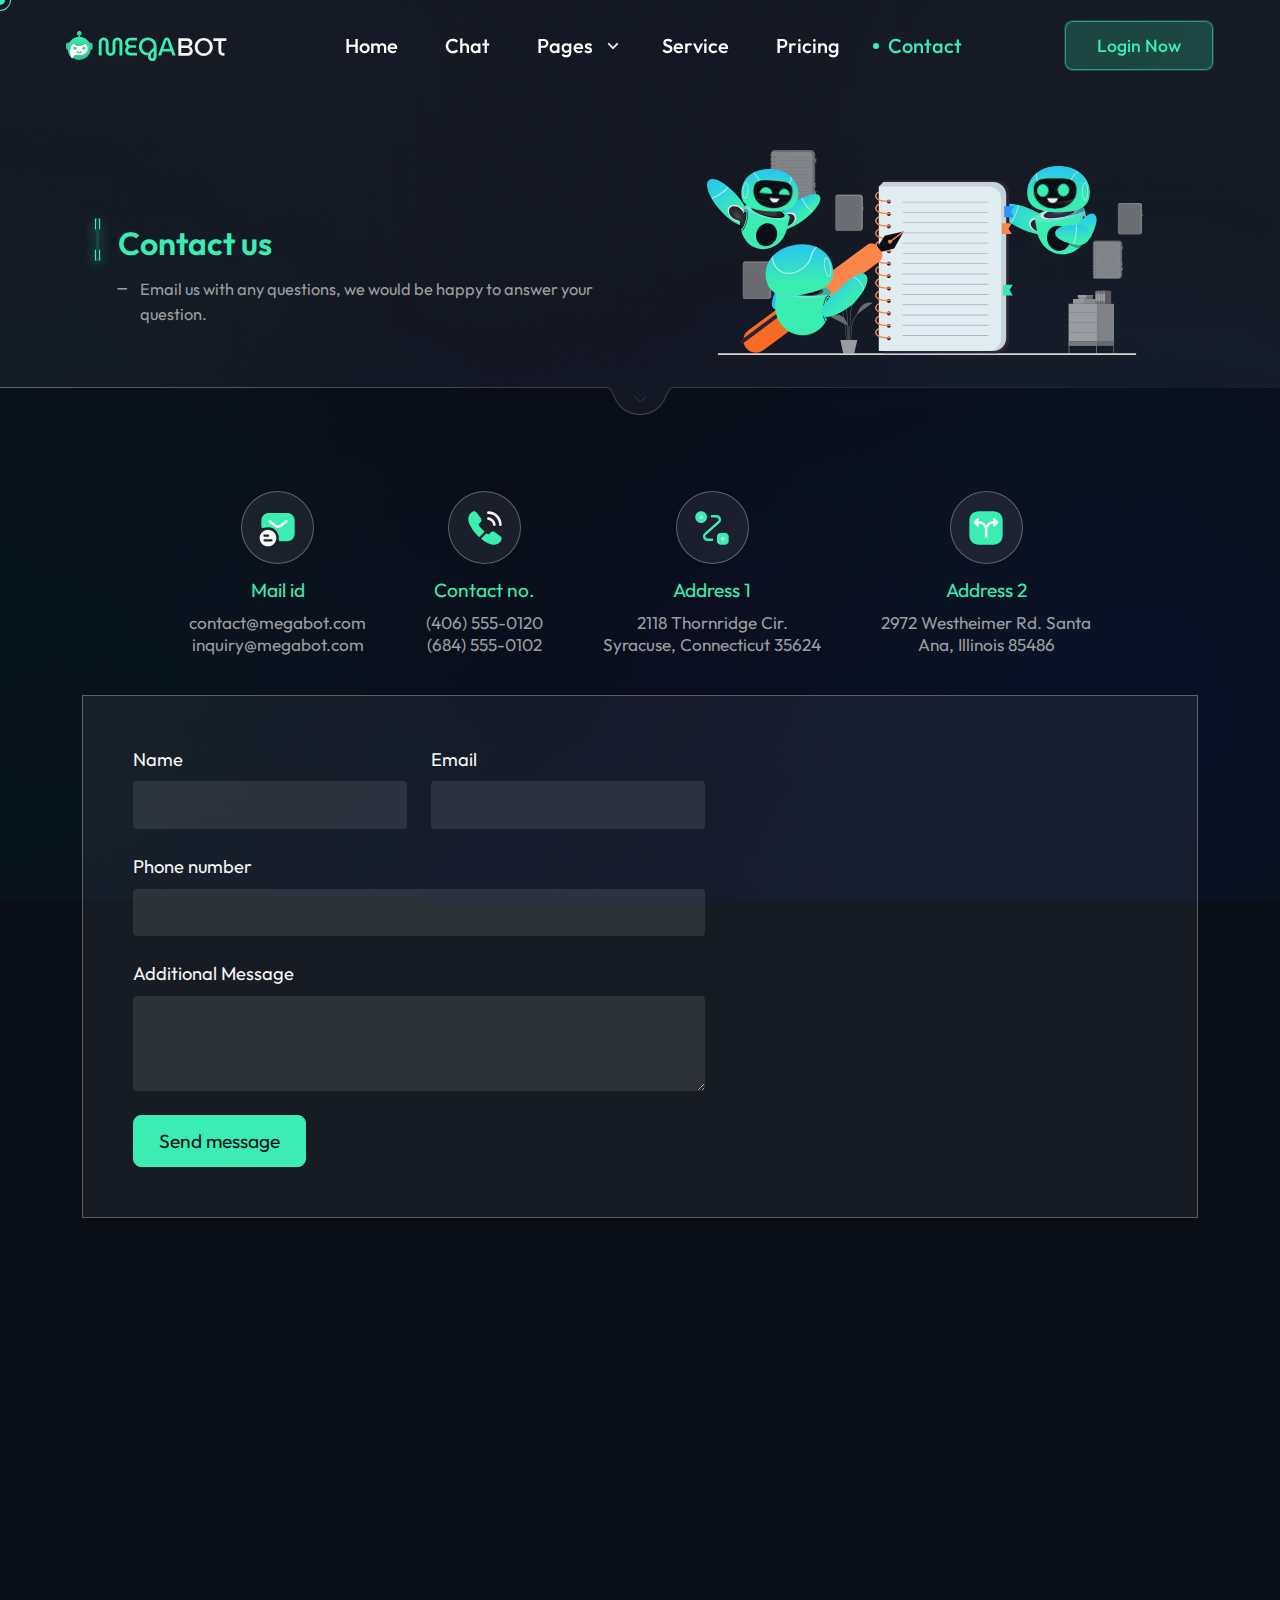
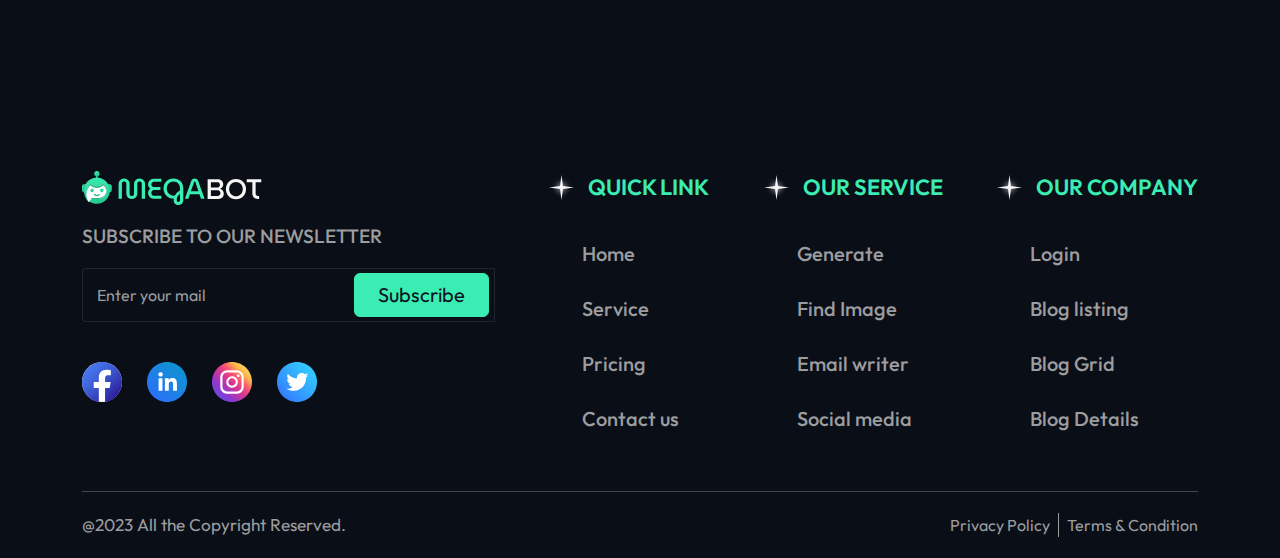
<file: html/contact-us.html>
<!DOCTYPE html>
<html lang="en">

<head>
    <meta http-equiv="Content-Type" content="text/html; charset=UTF-8">
    <meta http-equiv="X-UA-Compatible" content="IE=edge">
    <meta name="viewport" content="width=device-width, initial-scale=1.0">
    <meta name="description" content="megabot">
    <meta name="keywords" content="megabot">
    <meta name="author" content="megabot">
    <link rel="icon" href="../assets/images/favicon.png" type="image/x-icon" />
    <link rel="shortcut icon" href="../assets/images/favicon.png" type="image/x-icon" />
    <title>Megabot</title>

    <!--Google font-->
    <link rel="preconnect" href="https://fonts.googleapis.com">
    <link rel="preconnect" href="https://fonts.gstatic.com" crossorigin>
    <link href="https://fonts.googleapis.com/css2?family=Outfit:wght@400;600;700;900&display=swap" rel="stylesheet">

    <!-- bootstrap css -->
    <link id="rtl-link" rel="stylesheet" type="text/css" href="../assets/css/vendors/bootstrap.css">

    <!-- remixicon css -->
    <link rel="stylesheet" type="text/css" href="../assets/css/vendors/remixicon.css">

    <!-- iconsax css -->
    <link rel="stylesheet" type="text/css" href="../assets/css/vendors/iconsax.css" />

    <!-- animation css -->
    <link rel="stylesheet" type="text/css" href="../assets/css/vendors/aos.css">

    <!-- swiper slider css -->
    <link rel="stylesheet" type="text/css" href="../assets/css/vendors/swiper-bundle.min.css" />

    <!-- style css -->
    <link rel="stylesheet" type="text/css" href="../assets/css/style.css">



</head>

<body class="inner-bg">

    <!-- header start -->
    <header>
        <button class="navbar-toggler d-xl-none d-inline navbar-menu-button" type="button" data-bs-toggle="offcanvas"
            data-bs-target="#primaryMenu">
            <span class="navbar-toggler-icon">
                <i class="iconsax" data-icon="text-align-justify"></i>
            </span>
        </button>
        <a href="index.html">
            <img src="../assets/images/logo.svg" class="img-fluid" alt="logo">
        </a>
        <nav class="header-nav-middle">
            <div class="main-nav navbar navbar-expand-xl navbar-light navbar-sticky">
                <div class="offcanvas offcanvas-collapse order-xl-2" id="primaryMenu">
                    <div class="offcanvas-header navbar-shadow">
                        <h5 class="mb-0">Back</h5>
                        <button class="btn-close lead" type="button" data-bs-dismiss="offcanvas"
                            aria-label="Close"></button>
                    </div>
                    <div class="offcanvas-body">
                        <ul class="navbar-nav">
                            <li class="nav-item">
                                <a class="nav-link" href="index.html">Home</a>
                            </li>

                            <li class="nav-item">
                                <a class="nav-link" href="chat.html">Chat</a>
                            </li>

                            <li class="nav-item dropdown">
                                <a class="nav-link dropdown-toggle" href="javascript:void(0)"
                                    data-bs-toggle="dropdown">Pages</a>

                                <ul class="dropdown-menu">
                                    <li>
                                        <a class="dropdown-item" href="404.html">404</a>
                                    </li>
                                    <li>
                                        <a class="dropdown-item" href="login.html">Login</a>
                                    </li>
                                    <li>
                                        <a class="dropdown-item" href="reset-password.html">Reset Password</a>
                                    </li>
                                    <li>
                                        <a class="dropdown-item" href="otp.html">OTP</a>
                                    </li>
                                    <li>
                                        <a class="dropdown-item" href="blog-grid.html">Blog Grid</a>
                                    </li>
                                    <li>
                                        <a class="dropdown-item" href="blog-listing.html">Blog Listing</a>
                                    </li>
                                    <li>
                                        <a class="dropdown-item" href="blog-details.html">Blog Details</a>
                                    </li>
                                    <li>
                                        <a class="dropdown-item" href="terms.html">Terms & Conditon</a>
                                    </li>
                                </ul>
                            </li>

                            <li class="nav-item">
                                <a class="nav-link" href="service.html">service</a>
                            </li>

                            <li class="nav-item">
                                <a class="nav-link" href="pricing.html">pricing</a>
                            </li>

                            <li class="nav-item active">
                                <a class="nav-link" href="contact-us.html">contact</a>
                            </li>
                        </ul>
                    </div>
                </div>
            </div>
        </nav>
        <a data-cursor="pointer" href="login.html" class="btn btn-theme d-sm-inline-block d-none"><span>Login
                Now</span></a>
    </header>
    <!-- header end -->


    <!-- breadcrumb section start -->
    <section class="breadcrumb-section">
        <div class="container">
            <div class="row">
                <div class="col-lg-6">
                    <div class="breadcrumb-content">
                        <div>
                            <h2><img src="../assets/images/breadcrumb-title.png" class="img-fluid"
                                    alt="title-effect">Contact us
                            </h2>
                            <p><i class="ri-subtract-line"></i>Email us with any questions, we would be happy to answer
                                your question. </p>
                        </div>
                    </div>
                </div>
                <div class="col-lg-6 d-lg-inline-block d-none">
                    <div class="breadcrumb-img">
                        <img src="../assets/svg/contact-vector.svg" class="img-fluid" alt="service">
                    </div>
                </div>
            </div>
        </div>
    </section>
    <!-- breadcrumb section end -->


    <!-- contact section start -->
    <section class="contact-section pb-md-5 pb-0">
        <div class="container">
            <ul class="contact-box">
                <li>
                    <div class="contact-icon">
                        <img src="../assets/svg/contact/message.svg" class="img-fluid" alt="message">
                    </div>
                    <h3>Mail id</h3>
                    <h4>contact@megabot.com</h4>
                    <h4>inquiry@megabot.com</h4>
                </li>
                <li>
                    <div class="contact-icon">
                        <img src="../assets/svg/contact/contact.svg" class="img-fluid" alt="message">
                    </div>
                    <h3>Contact no.</h3>
                    <h4>(406) 555-0120</h4>
                    <h4>(684) 555-0102</h4>
                </li>
                <li>
                    <div class="contact-icon">
                        <img src="../assets/svg/contact/route.svg" class="img-fluid" alt="message">
                    </div>
                    <h3>Address 1</h3>
                    <h4>2118 Thornridge Cir.</h4>
                    <h4>Syracuse, Connecticut 35624</h4>
                </li>
                <li>
                    <div class="contact-icon">
                        <img src="../assets/svg/contact/address.svg" class="img-fluid" alt="message">
                    </div>
                    <h3>Address 2</h3>
                    <h4>2972 Westheimer Rd. Santa </h4>
                    <h4>Ana, Illinois 85486 </h4>
                </li>
            </ul>
            <div class="contact-details">
                <div class="row g-lg-5 g-4">
                    <div class="col-xl-7 col-lg-6">
                        <form class="auth-form">
                            <div class="row g-4">
                                <div class="col-sm-6">
                                    <label for="name" class="form-label">Name</label>
                                    <input type="email" class="form-control" id="name">
                                </div>
                                <div class="col-sm-6">
                                    <label for="email" class="form-label">Email</label>
                                    <input type="email" class="form-control" id="email">
                                </div>
                                <div class="col-12">
                                    <label for="phoneNumber" class="form-label">Phone number</label>
                                    <input type="email" class="form-control" id="phoneNumber">
                                </div>
                                <div class="col-12">
                                    <label for="message" class="form-label">Additional Message</label>
                                    <textarea class="form-control" id="message" rows="3"></textarea>
                                </div>
                                <div class="col-12">
                                    <a href="" data-cursor="pointer" class="btn-solid">Send message</a>
                                </div>
                            </div>
                        </form>
                    </div>
                    <div class="col-xl-5 col-lg-6">
                        <div class="map-sec">
                            <iframe
                                src="https://www.google.com/maps/embed?pb=!1m18!1m12!1m3!1d79567.57700797812!2d-112.12049328183899!3d33.42503734906143!2m3!1f0!2f0!3f0!3m2!1i1024!2i768!4f13.1!3m3!1m2!1s0x872b12ed50a179cb%3A0x8c69c7f8354a1bac!2sPhoenix%2C%20AZ%2C%20USA!5e0!3m2!1sen!2sin!4v1683867729748!5m2!1sen!2sin"></iframe>
                        </div>
                    </div>
                </div>
            </div>
        </div>
    </section>
    <!-- contact section end -->


    <!-- contact us start -->
    <section class="info-section section-b-space">
        <div class="container">
            <div class="info-box" data-aos="fade-in" data-aos-duration="1000" data-aos-delay="100">
                <div class="hand-effect d-md-block d-none">
                    <img src="../assets/svg/hand.svg" class="img-fluid left-hand" alt="hand">
                    <img src="../assets/svg/hand.svg" class="img-fluid right-hand" alt="hand">
                </div>
                <h2>Ready to <span>move <img src="../assets/svg/title-effect.svg" class="img-fluid"
                            alt="title-effect"></span>
                    ahead?</h2>
                <p>With the help of our ground-breaking AI tool, unlock the potential of cutting-edge AI technology and
                    increase your productivity to new heights. Embrace the
                    future today and let our AI tool redefine what's possible for you.</p>
                <ul>
                    <li><img src="../assets/svg/tick.svg" class="img-fluid" alt="tick">Free images for lifetime</li>
                    <li><img src="../assets/svg/tick.svg" class="img-fluid" alt="tick">Get details on any topic</li>
                    <li><img src="../assets/svg/tick.svg" class="img-fluid" alt="tick">Quick advisor to help you</li>
                    <li><img src="../assets/svg/tick.svg" class="img-fluid" alt="tick">15+ category to explore</li>
                </ul>
                <a data-cursor="pointer" class="btn-arrow" href="">
                    <div class="icon-arrow"><i class="iconsax" data-icon="arrow-up"></i></div>Contact us now
                </a>
            </div>
        </div>
    </section>
    <!-- contact us end -->


    <!-- footer section start-->
    <footer>
        <div class="container">
            <div class="footer-row">
                <div class="footer-main">
                    <a href="#" class="footer-logo"><img src="../assets/images/logo.svg" class="img-fluid" alt=""></a>
                    <h3>SUBSCRIBE TO OUR NEWSLETTER</h3>
                    <form>
                        <div class="input-group">
                            <input type="email" class="form-control" id="exampleFormControlInput1"
                                placeholder="Enter your mail">
                            <a href="" data-cursor="pointer" class="btn-basic">Subscribe</a>
                        </div>
                    </form>
                    <ul class="social-links">
                        <li><a data-cursor="pointer" href="https://www.facebook.com/"><img
                                    src="../assets/svg/social/fb.svg" class="img-fluid" alt="facebook"></a></li>
                        <li><a data-cursor="pointer" href="https://in.linkedin.com/"><img
                                    src="../assets/svg/social/linkedin.svg" class="img-fluid" alt="linkedin"></a></li>
                        <li><a data-cursor="pointer" href="https://www.instagram.com/"><img
                                    src="../assets/svg/social/insta.svg" class="img-fluid" alt="insta"></a></li>
                        <li><a data-cursor="pointer" href="https://twitter.com/login"><img
                                    src="../assets/svg/social/twitter.svg" class="img-fluid" alt="twitter"></a></li>
                    </ul>
                </div>
                <div class="link-section">
                    <div class="footer-title">
                        <img src="../assets/svg/star.svg" class="img-fluid" alt="star">
                        Quick Link
                    </div>
                    <div class="footer-content">
                        <ul>
                            <li><a data-cursor="pointer" href="index.html">Home</a></li>
                            <li><a data-cursor="pointer" href="service.html">Service</a></li>
                            <li><a data-cursor="pointer" href="pricing.html">Pricing</a></li>
                            <li><a data-cursor="pointer" href="contact-us.html">Contact us</a></li>
                        </ul>
                    </div>
                </div>
                <div class="link-section">
                    <div class="footer-title">
                        <img src="../assets/svg/star.svg" class="img-fluid" alt="star">
                        Our service
                    </div>
                    <div class="footer-content">
                        <ul>
                            <li><a data-cursor="pointer" href="chat.html">Generate</a></li>
                            <li><a data-cursor="pointer" href="chat.html">Find Image</a></li>
                            <li><a data-cursor="pointer" href="chat.html">Email writer</a></li>
                            <li><a data-cursor="pointer" href="chat.html">Social media</a></li>
                        </ul>
                    </div>
                </div>
                <div class="link-section">
                    <div class="footer-title">
                        <img src="../assets/svg/star.svg" class="img-fluid" alt="star">
                        Our company
                    </div>
                    <div class="footer-content">
                        <ul>
                            <li><a data-cursor="pointer" href="login.html">Login</a></li>
                            <li><a data-cursor="pointer" href="blog-listing.html">Blog listing</a></li>
                            <li><a data-cursor="pointer" href="blog-grid.html">Blog Grid</a></li>
                            <li><a data-cursor="pointer" href="blog-details.html">Blog Details</a></li>
                        </ul>
                    </div>
                </div>
            </div>
            <div class="footer-copyright">
                <h4>@2023 All the Copyright Reserved.</h4>
                <ul class="footer-links">
                    <li><a href="terms.html">Privacy Policy </a></li>
                    <li><a href="terms.html">Terms & Condition </a></li>
                </ul>
            </div>
        </div>
    </footer>
    <!-- footer section end-->


    <!-- Tap To Top Button Start -->
    <div class="tap-to-top-box hide">
        <button class="tap-to-top-button"><i class="iconsax" data-icon="chevron-up"></i></button>
    </div>
    <!-- Tap To Top Button End -->


    <!--custom cursor start  -->
    <div id="cursor"></div>
    <div id="cursor-border"></div>
    <!--custom cursor start  -->


    <!-- Bootstrap js-->
    <script src="../assets/js/bootstrap.bundle.min.js"></script>

    <!-- slider js-->
    <script src="../assets/js/swiper-bundle.min.js"></script>
    <script src="../assets/js/custom-slider.js"></script>

    <!-- custom cursor -->
    <script src="../assets/js/custom-cursor.js"></script>

    <!-- aos animation -->
    <script src="../assets/js/aos.js"></script>
    <script src="../assets/js/custom-aos.js"></script>

    <!-- header sticky js -->
    <script src="../assets/js/header_sticky.js"></script>

    <!-- iconsax js -->
    <script src="../assets/js/iconsax.js"></script>

    <!-- Theme js-->
    <script src="../assets/js/script.js"></script>

</body>

</html>
</file>
<file: assets/css/landing.css>
/* Estilo personalizado para Aprende a querer */

body {
  background-color: #F9F9F9 !important;
  color: #2C2C2C !important;
}
</file>
<file: assets/css/vendors/iconsax.css>
.iconsax {
    display: inline-block;
    speak: never;
    font-style: normal;
    font-weight: normal;
    font-variant: normal;
    text-transform: none;
    line-height: var(--Iconsax-Size);
    vertical-align: middle;
}

.iconsax svg {
    display: block;
    width: var(--Iconsax-Size);
    height: var(--Iconsax-Size);
}

.iconsax svg [stroke] {
    stroke: var(--Iconsax-Color);
}

.iconsax svg [fill] {
    fill: var(--Iconsax-Color);
}
</file>
<file: assets/css/style.css>
/*-----------------------------------------------------------------------------------

    Template Name:Megabot Landing
    Template URI: themes.pixelstrap.com/multikart-app
    Description: This is Html Landing Template
    Author: Pixelstrap
    Author URL: https://themeforest.net/user/pixelstrap

----------------------------------------------------------------------------------- */
/* 1.0 Variable CSS  */
/* 1.1 Reset CSS  */
/* 1.2 Typography CSS */
/* 2.1 Animation CSS  */
/* 2.2 Breadcrumb CSS */
/* 2.3 Button CSS  */
/* 2.4 Chatting CSS  */
/* 2.5 Custom cursor CSS  */
/* 2.6 Form CSS  */
/* 2.7 Pagination CSS */
/* 2.8 Ratio CSS */
/* 2.9 Slider CSS */
/* 2.10 Tabs CSS */
/* 2.11 Tap to top CSS */
/* 2.12 Title CSS */
/* 3.1 Footer css */
/* 3.2 Header CSS */
/* 3.3 Nav CSS */
/* 4.1 Blog CSS */
/* 4.2 Chat CSS */
/* 4.3 Contact CSS */
/* 4.4 Error CSS */
/* 4.5 Home CSS */
/* 4.6 Login CSS*/
/*=====================
   1.0 Variables start
==========================*/
:root {
  --black: 0, 0, 0;
  --white: 255, 255, 255;
  --title-color: 245, 245, 245;
  --content-color: 156, 157, 159;
  --theme-color: 59, 237, 178;
  --dark-title: 13, 18, 31;
  --Iconsax-Color: #6e7179;
  --secondary-color: 244, 137, 65;
  --warning-color: 255, 189, 48;
  --info-color: 220, 154, 254;
  --danger-color: 157, 145, 255;
}

/*=====================
    1.1 Reset CSS start
==========================*/
@media (min-width: 1430px) {
  .container {
    max-width: 1400px;
  }
}
@media (max-width: 576px) {
  .container {
    padding-left: 15px;
    padding-right: 15px;
  }
}
section,
.section-t-space {
  padding-top: calc(40px + 60 * (100vw - 320px) / 1600);
}

.section-b-space {
  padding-bottom: calc(40px + 60 * (100vw - 320px) / 1600);
}

.section-mt-space {
  margin-top: calc(40px + 60 * (100vw - 320px) / 1600);
}

.section-mb-space {
  margin-bottom: calc(40px + 60 * (100vw - 320px) / 1600);
}

.sm-t-space {
  padding-top: calc(30px + 20 * (100vw - 320px) / 1600);
}

.sm-b-space {
  padding-bottom: calc(30px + 20 * (100vw - 320px) / 1600);
}

.text-content {
  color: rgba(var(--content-color), 1) !important;
}

.text-title {
  color: rgba(var(--title-color), 1) !important;
}

.text-theme-color {
  color: rgba(var(--theme-color), 1) !important;
}

.rtl {
  direction: rtl;
}

.theme-controller {
  position: fixed;
  right: -31px;
  top: 50%;
  z-index: 2;
  -webkit-transform: translateY(-50%) rotate(-90deg);
          transform: translateY(-50%) rotate(-90deg);
  background-color: rgba(var(--theme-color), 1);
  border-radius: 7px;
}
.theme-controller .iconsax svg [fill] {
  fill: rgba(var(--dark-title), 1);
}
[dir=rtl] .theme-controller {
  left: -31px;
  right: unset;
}
.theme-controller button {
  background-color: transparent;
  border: none;
  padding: 5px 18px;
  font-size: calc(14px + 2 * (100vw - 320px) / 1600);
  text-transform: uppercase;
  outline: none;
  display: -webkit-box;
  display: -ms-flexbox;
  display: flex;
  -webkit-box-align: center;
      -ms-flex-align: center;
          align-items: center;
  gap: 8px;
}

/*=====================
  1.2 Typography CSS start
==========================*/
* {
  margin: 0;
  padding: 0;
}

html {
  scroll-behavior: smooth;
}

body {
  position: relative;
  font-family: "Outfit", sans-serif;
  background: linear-gradient(0deg, #0a0e17, #0a0e17), linear-gradient(179.9deg, #0a5b75 -47.93%, #02111a 98.07%);
}
body:after {
  content: "";
  position: absolute;
  background-image: url(../images/about-bg.png);
  left: 0;
  top: 0;
  width: 100%;
  height: 100%;
  z-index: -1;
  opacity: 0.65;
  background-attachment: fixed;
  background-size: cover;
}
body.inner-bg:after {
  background-image: url(../images/inner-bg.png);
}

h1 {
  font-weight: 600;
  font-size: calc(22px + 34 * (100vw - 320px) / 1600);
  line-height: 1.5;
  letter-spacing: 0.03em;
}

h2 {
  font-size: calc(20px + 20 * (100vw - 320px) / 1600);
  font-weight: 600;
}

h3 {
  font-size: calc(18px + 2 * (100vw - 320px) / 1600);
  font-weight: 400;
}

h4 {
  font-size: calc(16px + 2 * (100vw - 320px) / 1600);
  font-weight: 400;
}

h5 {
  font-size: calc(15px + 1 * (100vw - 320px) / 1600);
  font-weight: 400;
}

h6 {
  font-size: 14px;
  font-weight: 400;
}

p {
  font-size: calc(14px + 4 * (100vw - 320px) / 1600);
  color: rgba(var(--content-color), 1);
  font-weight: 400;
}

a:not([href]):not([class]),
a:not([href]):not([class]):hover {
  color: rgba(var(--theme-color), 1);
}

a {
  text-decoration: none;
  color: rgba(var(--theme-color), 1);
}
a:hover {
  color: rgba(var(--theme-color), 1);
}

ul {
  padding-left: 0;
  margin-bottom: 0;
}
[dir=rtl] ul {
  -webkit-padding-start: 0;
          padding-inline-start: 0;
  -webkit-margin-start: 0;
          margin-inline-start: 0;
}

li {
  list-style: none;
  display: inline-block;
}

/*=====================
    2.1 Animation Scss start
==========================*/
@-webkit-keyframes flip {
  from {
    -webkit-transform: scaleX(-1);
            transform: scaleX(-1);
  }
  to {
    -webkit-transform: none;
            transform: none;
  }
}
@keyframes flip {
  from {
    -webkit-transform: scaleX(-1);
            transform: scaleX(-1);
  }
  to {
    -webkit-transform: none;
            transform: none;
  }
}
/*=====================
    2.2 Breadcrumb Scss start
==========================*/
.breadcrumb-section {
  background-image: url("../images/breadcrumb-bg.png");
  background-position: bottom;
  background-size: cover;
  padding-top: 180px;
  padding-bottom: 30px;
  position: relative;
}
@media (max-width: 1400px) {
  .breadcrumb-section {
    padding-top: 150px;
  }
}
@media (max-width: 1199px) {
  .breadcrumb-section {
    padding-top: calc(80px + 30 * (100vw - 320px) / 1600);
  }
}
@media (max-width: 1199px) {
  .breadcrumb-section {
    padding-bottom: calc(40px + 20 * (100vw - 320px) / 1600);
  }
}
.breadcrumb-section .breadcrumb-content {
  display: -webkit-box;
  display: -ms-flexbox;
  display: flex;
  -webkit-box-align: center;
      -ms-flex-align: center;
          align-items: center;
  height: 100%;
}
.breadcrumb-section .breadcrumb-content h2 {
  display: -webkit-box;
  display: -ms-flexbox;
  display: flex;
  -webkit-box-align: center;
      -ms-flex-align: center;
          align-items: center;
  color: rgba(var(--theme-color), 1);
  font-weight: 600;
  gap: 5px;
  margin-bottom: 0;
}
.breadcrumb-section .breadcrumb-content h2 img {
  height: calc(50px + 30 * (100vw - 320px) / 1600);
}
.breadcrumb-section .breadcrumb-content p {
  margin-bottom: 0;
  padding-left: calc(20px + 20 * (100vw - 320px) / 1600);
  display: -webkit-box;
  display: -ms-flexbox;
  display: flex;
  gap: 10px;
}
[dir=rtl] .breadcrumb-section .breadcrumb-content p {
  padding-left: 0;
  padding-right: calc(20px + 20 * (100vw - 320px) / 1600);
}
.breadcrumb-section .breadcrumb-img {
  display: -webkit-box;
  display: -ms-flexbox;
  display: flex;
  -webkit-box-pack: center;
      -ms-flex-pack: center;
          justify-content: center;
  padding-bottom: 30px;
}
@media (max-width: 1400px) {
  .breadcrumb-section .breadcrumb-img {
    width: 80%;
    margin: 0 auto;
  }
}

/*=====================
    2.3 Button Scss start
==========================*/
.btn {
  font-size: 22px;
  color: rgba(var(--theme-color), 1);
  font-weight: 500;
}

.btn-theme {
  position: relative;
  display: -webkit-box;
  display: -ms-flexbox;
  display: flex;
  text-align: center;
  font-size: calc(14px + 6 * (100vw - 320px) / 1600);
  background: rgba(var(--theme-color), 0.21);
  -webkit-backdrop-filter: blur(6px);
          backdrop-filter: blur(6px);
  border-radius: 8px;
  padding: calc(10px + 2 * (100vw - 320px) / 1600) calc(20px + 20 * (100vw - 320px) / 1600);
}
.btn-theme span {
  margin: auto;
  color: rgba(var(--theme-color), 1);
}
.btn-theme:after {
  content: "";
  position: absolute;
  inset: 0;
  border-radius: 8px;
  background: linear-gradient(114.72deg, rgba(62, 255, 255, 0.5) -16.82%, rgba(58, 237, 177, 0.5) 59.74%);
  -webkit-mask: -webkit-gradient(linear, left top, left bottom, color-stop(0, #fff)) content-box, -webkit-gradient(linear, left top, left bottom, color-stop(0, #fff));
  -webkit-mask: linear-gradient(#fff 0 0) content-box, linear-gradient(#fff 0 0); /* [2] */
  -webkit-mask-composite: xor;
  mask-composite: exclude;
  border: 1px solid;
  border-image-source: linear-gradient(114.72deg, rgba(62, 255, 255, 0.5) -16.82%, rgba(58, 237, 177, 0.5) 59.74%);
}
.btn-theme:hover {
  background: rgba(var(--theme-color), 0.21);
  -webkit-box-shadow: 0 0 17px 3px rgba(52, 208, 156, 0.34);
          box-shadow: 0 0 17px 3px rgba(52, 208, 156, 0.34);
}

.btn-arrow {
  color: rgba(var(--theme-color), 1);
  display: -webkit-box;
  display: -ms-flexbox;
  display: flex;
  -webkit-box-align: center;
      -ms-flex-align: center;
          align-items: center;
  gap: 15px;
  font-size: 18px;
  width: -webkit-max-content;
  width: -moz-max-content;
  width: max-content;
}
.btn-arrow .icon-arrow {
  width: calc(36px + 6 * (100vw - 320px) / 1600);
  height: calc(36px + 6 * (100vw - 320px) / 1600);
  background-color: rgba(var(--theme-color), 1);
  border-radius: 100%;
  display: -webkit-box;
  display: -ms-flexbox;
  display: flex;
  -webkit-box-align: center;
      -ms-flex-align: center;
          align-items: center;
  -webkit-box-pack: center;
      -ms-flex-pack: center;
          justify-content: center;
  border: 2px solid #0f141d;
  position: relative;
  -webkit-transition: all 0.5s ease;
  transition: all 0.5s ease;
}
.btn-arrow .icon-arrow:after {
  content: "";
  position: absolute;
  width: 100%;
  height: 100%;
  background-color: rgba(var(--theme-color), 0.15);
  border-radius: 100%;
  right: -8px;
  -webkit-transition: all 0.5s ease;
  transition: all 0.5s ease;
}
.btn-arrow .icon-arrow svg {
  stroke: rgba(var(--dark-title), 1);
  fill: rgba(var(--dark-title), 1);
  -webkit-transform: rotate(45deg);
          transform: rotate(45deg);
  width: calc(16px + 4 * (100vw - 320px) / 1600);
  -webkit-transition: all 0.5s ease;
  transition: all 0.5s ease;
}
.btn-arrow:hover {
  color: rgba(var(--theme-color), 1);
}
.btn-arrow:hover .icon-arrow {
  -webkit-transform: translateX(5px);
          transform: translateX(5px);
}
.btn-arrow:hover .icon-arrow:after {
  right: 0;
}
.btn-arrow:hover .icon-arrow svg {
  -webkit-transform: rotate(90deg);
          transform: rotate(90deg);
}

.btn-solid {
  font-size: calc(18px + 2 * (100vw - 320px) / 1600);
  color: rgba(var(--dark-title), 1);
  background-color: rgba(var(--theme-color), 1);
  border: 1px solid rgba(var(--theme-color), 1);
  display: inline-block;
  padding: calc(8px + 4 * (100vw - 320px) / 1600) calc(20px + 8 * (100vw - 320px) / 1600);
  border-radius: 8px;
  width: -webkit-max-content;
  width: -moz-max-content;
  width: max-content;
  -webkit-transition: all 0.5s ease;
  transition: all 0.5s ease;
}
.btn-solid:hover {
  background-color: transparent;
  color: rgba(var(--theme-color), 1);
}

/*=====================
    2.4 Chatting Scss start
==========================*/
.msger {
  margin-top: 105px;
}

.msg {
  display: -webkit-box;
  display: -ms-flexbox;
  display: flex;
  -webkit-box-align: end;
      -ms-flex-align: end;
          align-items: flex-end;
  margin-bottom: 10px;
}
.msg:last-of-type {
  margin: 0;
}

.msg-img {
  width: 30px;
  height: 30px;
  margin-right: 10px;
  background-repeat: no-repeat;
  background-position: center;
  background-size: cover;
  border-radius: 50%;
}
[dir=rtl] .msg-img {
  margin-left: 10px;
  margin-right: unset;
}

.msg-bubble {
  max-width: 450px;
  padding: 8px;
  border-radius: 15px;
  background: var(--left-msg-bg);
  font-size: 16px;
}

.msg-info {
  display: -webkit-box;
  display: -ms-flexbox;
  display: flex;
  -webkit-box-pack: justify;
      -ms-flex-pack: justify;
          justify-content: space-between;
  -webkit-box-align: center;
      -ms-flex-align: center;
          align-items: center;
  margin-bottom: 10px;
}

.msg-info-name {
  margin-right: 10px;
  font-weight: bold;
}
[dir=rtl] .msg-info-name {
  margin-left: 10px;
  margin-right: unset;
}

.msg-info-time {
  font-size: 0.85em;
}

.msger-chat {
  padding: 0 30px 120px;
}

.left-msg .msg-bubble {
  border-bottom-left-radius: 0;
  background: rgba(var(--content-color), 0.25);
  border-radius: 6px;
  color: rgba(var(--title-color), 0.6);
  margin-right: 0;
}
[dir=rtl] .left-msg .msg-bubble {
  margin-left: 0;
  margin-right: unset;
}

.right-msg {
  -webkit-box-orient: horizontal;
  -webkit-box-direction: reverse;
      -ms-flex-direction: row-reverse;
          flex-direction: row-reverse;
}
.right-msg .msg-bubble {
  background: rgba(var(--theme-color), 1);
  border-radius: 6px 6px 0 6px;
  color: rgba(var(--white), 1);
}
.right-msg .msg-bubble .msg-text {
  color: rgba(var(--dark-title), 1);
}
.right-msg .msg-img {
  margin-left: 10px;
}
[dir=rtl] .right-msg .msg-img {
  margin-left: unset;
  margin-right: 10px;
}
.right-msg .msg-img .icon {
  width: 30px;
  height: 30px;
  border-radius: 100%;
}

.msger-inputarea {
  display: -webkit-box;
  display: -ms-flexbox;
  display: flex;
  position: fixed;
  bottom: 30px;
  left: 430px;
  width: calc(100% - 60px - 400px);
  gap: 10px;
  z-index: 1;
}
[dir=rtl] .msger-inputarea {
  left: unset;
  right: 430px;
}
@media (max-width: 991px) {
  .msger-inputarea {
    width: calc(100% - 140px);
    left: 120px;
  }
  [dir=rtl] .msger-inputarea {
    right: 120px;
  }
}
@media (max-width: 767px) {
  .msger-inputarea {
    left: 20px;
    width: calc(100% - 40px);
  }
  [dir=rtl] .msger-inputarea {
    right: 20px;
  }
}
.msger-inputarea .navbar-toggler.msger-send-btn .iconsax svg [stroke] {
  stroke: rgba(var(--dark-title), 1);
}
.msger-inputarea .scan-icon {
  position: absolute;
  right: 130px;
  bottom: 20px;
}
[dir=rtl] .msger-inputarea .scan-icon {
  left: 130px;
  right: unset;
}
@media (max-width: 575px) {
  .msger-inputarea .scan-icon {
    right: 90px;
    bottom: 15px;
  }
  .msger-inputarea .scan-icon svg {
    width: 20px;
    height: 20px;
  }
}
.msger-inputarea .mic-icon {
  position: absolute;
  right: 90px;
  bottom: 20px;
}
[dir=rtl] .msger-inputarea .mic-icon {
  left: 90px;
  right: unset;
}
@media (max-width: 575px) {
  .msger-inputarea .mic-icon {
    right: 60px;
    bottom: 15px;
  }
  .msger-inputarea .mic-icon svg {
    width: 20px;
    height: 20px;
  }
}
.msger-inputarea .msger-send-btn {
  color: rgb(255, 255, 255);
  font-weight: bold;
  background: rgba(var(--theme-color), 1);
  -webkit-backdrop-filter: blur(2px);
          backdrop-filter: blur(2px);
  border-radius: 6px;
  width: 60px;
  height: 60px;
  display: -webkit-box;
  display: -ms-flexbox;
  display: flex;
  -webkit-box-align: center;
      -ms-flex-align: center;
          align-items: center;
  -webkit-box-pack: center;
      -ms-flex-pack: center;
          justify-content: center;
  border: none;
}
@media (max-width: 575px) {
  .msger-inputarea .msger-send-btn {
    width: 50px;
    height: 50px;
  }
}
.msger-inputarea .msger-send-btn .iconsax svg [stroke] {
  fill: rgba(var(--dark-title), 1);
  stroke: rgba(var(--theme-color), 1);
}
.msger-inputarea .msger-input {
  padding: 10px 110px 10px 30px;
  border: none;
  border-radius: 8px;
  font-size: 20px;
  display: -webkit-box;
  display: -ms-flexbox;
  display: flex;
  -webkit-box-align: center;
      -ms-flex-align: center;
          align-items: center;
  -webkit-box-pack: center;
      -ms-flex-pack: center;
          justify-content: center;
  font-weight: 400;
  color: rgba(var(--title-color), 0.7);
  -webkit-backdrop-filter: blur(5.5px);
          backdrop-filter: blur(5.5px);
  height: 60px;
  width: calc(100% - 60px - 10px);
  background: rgba(var(--content-color), 0.25);
  position: relative;
}
[dir=rtl] .msger-inputarea .msger-input {
  padding: 10px 30px 10px 110px;
}
.msger-inputarea .msger-input::-webkit-input-placeholder {
  color: rgba(var(--content-color), 1);
}
.msger-inputarea .msger-input::-moz-placeholder {
  color: rgba(var(--content-color), 1);
}
.msger-inputarea .msger-input:-ms-input-placeholder {
  color: rgba(var(--content-color), 1);
}
.msger-inputarea .msger-input::-ms-input-placeholder {
  color: rgba(var(--content-color), 1);
}
.msger-inputarea .msger-input::placeholder {
  color: rgba(var(--content-color), 1);
}
.msger-inputarea .msger-input:focus {
  outline: none;
}
@media (max-width: 575px) {
  .msger-inputarea .msger-input {
    height: 50px;
    padding: 10px 100px 10px 10px;
    font-size: 14px;
  }
}

.no-chat {
  display: -webkit-box;
  display: -ms-flexbox;
  display: flex;
  -webkit-box-align: center;
      -ms-flex-align: center;
          align-items: center;
  -webkit-box-pack: center;
      -ms-flex-pack: center;
          justify-content: center;
  position: absolute;
  left: 0;
  top: 0;
  width: 100%;
  height: 100%;
  text-align: center;
}
.no-chat img {
  mix-blend-mode: luminosity;
  opacity: 0.6;
  width: 76%;
}
.no-chat h3 {
  font-size: 24px;
  color: rgba(var(--theme-color), 1);
  font-weight: 500;
  margin-top: 15px;
}
@media (max-width: 575px) {
  .no-chat h3 {
    font-size: 20px;
  }
}

/*=====================
    2.5 Custom cursor Scss start
==========================*/
#cursor {
  position: fixed;
  top: -5px;
  left: -5px;
  width: 10px;
  height: 10px;
  background-color: rgba(var(--theme-color), 1);
  border-radius: 50%;
  pointer-events: none;
  z-index: 999;
}

#cursor-border {
  --size: 20px;
  position: fixed;
  top: calc(var(--size) / -2);
  left: calc(var(--size) / -2);
  width: var(--size);
  height: var(--size);
  border-radius: 50%;
  -webkit-box-shadow: 0 0 0 1px rgba(var(--theme-color), 1);
          box-shadow: 0 0 0 1px rgba(var(--theme-color), 1);
  pointer-events: none;
  -webkit-transition: top 0.15s ease-out, left 0.15s ease-out, width 0.15s ease-out, height 0.15s ease-out, background-color 0.15s ease-out;
  transition: top 0.15s ease-out, left 0.15s ease-out, width 0.15s ease-out, height 0.15s ease-out, background-color 0.15s ease-out;
  z-index: 999;
}

@media (max-width: 768px) {
  #cursor {
    display: none;
  }
  #cursor-border {
    display: none;
  }
}
/*=====================
    2.6 form Scss start
==========================*/
.input-group > .form-control:focus, .input-group > .form-control:focus-within,
.input-group > .form-floating:focus,
.input-group > .form-floating:focus-within,
.input-group > .form-select:focus,
.input-group > .form-select:focus-within {
  -webkit-box-shadow: none;
          box-shadow: none;
  z-index: unset;
}

.auth-form input[type=number]::-webkit-inner-spin-button,
.auth-form input[type=number]::-webkit-outer-spin-button {
  -webkit-appearance: none;
  -moz-appearance: none;
  appearance: none;
  margin: 0;
}
.auth-form .form-label {
  color: rgba(var(--title-color), 1);
  font-size: calc(16px + 4 * (100vw - 320px) / 1600);
}
.auth-form .form-control {
  background: rgba(var(--title-color), 0.1);
  border-radius: 4px;
  border: none;
  padding: calc(10px + 3 * (100vw - 320px) / 1600) calc(15px + 3 * (100vw - 320px) / 1600);
  -webkit-box-shadow: none;
          box-shadow: none;
  outline: none;
  color: rgba(var(--content-color), 1);
}
.auth-form .form-group {
  position: relative;
}
.auth-form .form-group .form-control {
  padding-left: 70px;
}
.auth-form .form-group .iconsax {
  position: absolute;
  left: 14px;
  bottom: calc(10px + 3 * (100vw - 320px) / 1600);
  border-right: 1px solid rgba(var(--content-color), 1);
  padding-right: 14px;
}
.auth-form .form-group .iconsax svg [stroke] {
  stroke: rgba(var(--content-color), 1);
}
.auth-form .form-group .iconsax svg [fill] {
  fill: rgba(var(--content-color), 1);
}

.divider {
  margin-top: 25px;
  text-align: center;
  position: relative;
}
.divider:after {
  content: "";
  position: absolute;
  left: 0;
  width: 100%;
  height: 1px;
  background-color: rgba(var(--content-color), 1);
  top: 50%;
  -webkit-transform: translateY(-50%);
          transform: translateY(-50%);
  z-index: -1;
}
.divider h3 {
  color: rgba(var(--content-color), 1);
  margin-bottom: 0;
  display: inline-block;
  background-color: #0e242f;
  padding: 0 12px;
}

/*=====================
  2.7 Pagination Scss start
==========================*/
.theme-pagination {
  display: -webkit-box;
  display: -ms-flexbox;
  display: flex;
  -webkit-box-align: center;
      -ms-flex-align: center;
          align-items: center;
  -webkit-box-pack: center;
      -ms-flex-pack: center;
          justify-content: center;
  margin-top: 50px;
}
.theme-pagination .pagination {
  gap: 20px;
}
.theme-pagination .pagination .page-link {
  background-color: transparent;
  border: none;
  color: rgba(var(--content-color), 1);
  width: 100%;
  height: 100%;
  padding: 0;
  display: -webkit-box;
  display: -ms-flexbox;
  display: flex;
  -webkit-box-align: center;
      -ms-flex-align: center;
          align-items: center;
  -webkit-box-pack: center;
      -ms-flex-pack: center;
          justify-content: center;
}
.theme-pagination .pagination .iconsax svg [fill] {
  fill: rgba(var(--content-color), 1);
}
.theme-pagination .pagination .page-item {
  width: 30px;
  height: 30px;
  display: -webkit-box;
  display: -ms-flexbox;
  display: flex;
  -webkit-box-align: center;
      -ms-flex-align: center;
          align-items: center;
  -webkit-box-pack: center;
      -ms-flex-pack: center;
          justify-content: center;
}
.theme-pagination .pagination .page-item.active {
  background-color: rgba(var(--theme-color), 1);
  border-radius: 100%;
}
.theme-pagination .pagination .page-item.active .page-link {
  color: rgba(var(--dark-title), 1);
}
.theme-pagination .pagination .page-item:first-child, .theme-pagination .pagination .page-item:last-child {
  background-color: rgba(110, 113, 121, 0.2);
}

/*=====================
 2.8 Image-ratio start
==========================*/
.ratio_40 .bg-size:before {
  padding-top: 40%;
  content: "";
  display: block;
}

.ratio_45 .bg-size:before {
  padding-top: 45%;
  content: "";
  display: block;
}

.ratio2_1 .bg-size:before {
  padding-top: 50%;
  content: "";
  display: block;
}

.ratio2_3 .bg-size:before {
  padding-top: 60%;
  content: "";
  display: block;
}

.ratio3_2 .bg-size:before {
  padding-top: 66.66%;
  content: "";
  display: block;
}

.ratio_landscape .bg-size:before {
  padding-top: 75%;
  content: "";
  display: block;
}

.ratio_square .bg-size:before {
  padding-top: 100%;
  content: "";
  display: block;
}

.ratio_115 .bg-size:before {
  padding-top: 115%;
  content: "";
  display: block;
}

.ratio_125 .bg-size:before {
  padding-top: 125%;
  content: "";
  display: block;
}

.ratio_asos .bg-size:before {
  padding-top: 127.7777778%;
  content: "";
  display: block;
}

.ratio_portrait .bg-size:before {
  padding-top: 150%;
  content: "";
  display: block;
}

.ratio1_2 .bg-size:before {
  padding-top: 200%;
  content: "";
  display: block;
}

.b-top {
  background-position: top !important;
}

.b-bottom {
  background-position: bottom !important;
}

.b-center {
  background-position: center !important;
}

.b_size_content {
  background-size: contain !important;
  background-repeat: no-repeat;
}

/*=====================
   2.9 Slider Scss start
==========================*/
[dir=rtl] .feature-section .swiper-pagination-progressbar .swiper-pagination-progressbar-fill {
  -webkit-transform-origin: right top;
          transform-origin: right top;
  right: 0;
  left: unset;
}

[dir=rtl] .swiper {
  direction: ltr;
}

/*=====================
    2.10 Tabs Scss start
==========================*/
.tab-section {
  background: rgba(var(--title-color), 0.08);
  -webkit-backdrop-filter: blur(7px);
          backdrop-filter: blur(7px);
  border-radius: 4px;
  padding: 15px !important;
  display: -webkit-box;
  display: -ms-flexbox;
  display: flex;
  -webkit-box-align: center;
      -ms-flex-align: center;
          align-items: center;
  gap: calc(14px + 8 * (100vw - 320px) / 1600);
  width: -webkit-max-content;
  width: -moz-max-content;
  width: max-content;
  margin: 0 auto calc(30px + 10 * (100vw - 320px) / 1600) !important;
}
@media (max-width: 1400px) {
  .tab-section {
    overflow: auto;
    width: 100%;
  }
}
.tab-section li {
  padding: calc(10px + 2 * (100vw - 320px) / 1600) calc(15px + 10 * (100vw - 320px) / 1600);
  background: rgba(var(--title-color), 0.08);
  -webkit-backdrop-filter: blur(7px);
          backdrop-filter: blur(7px);
  border-radius: 6px;
  -webkit-transition: all 0.5s ease;
  transition: all 0.5s ease;
}
.tab-section li a {
  font-weight: 500;
  font-size: 16px;
  line-height: 20px;
  color: rgba(var(--title-color), 1);
  -webkit-transition: all 0.5s ease;
  transition: all 0.5s ease;
  white-space: nowrap;
}
.tab-section li.active, .tab-section li:hover {
  background-color: rgba(var(--theme-color), 1);
}
.tab-section li.active a, .tab-section li:hover a {
  color: #222;
}

/*=====================
   2.11 tap to top Scss start
==========================*/
.tap-to-top-box {
  position: fixed;
  bottom: 30px;
  right: 30px;
  z-index: 10;
  -webkit-transition: all 0.5s;
  transition: all 0.5s;
}
[dir=rtl] .tap-to-top-box {
  right: unset;
  left: 30px;
}
.tap-to-top-box.hide {
  opacity: 0;
  visibility: hidden;
  -webkit-transform: scale(0);
          transform: scale(0);
}
.tap-to-top-box .tap-to-top-button {
  display: -webkit-box;
  display: -ms-flexbox;
  display: flex;
  -webkit-box-align: center;
      -ms-flex-align: center;
          align-items: center;
  -webkit-box-pack: center;
      -ms-flex-pack: center;
          justify-content: center;
  width: 45px;
  height: 45px;
  border-radius: 100%;
  background-color: rgba(var(--theme-color), 1);
  -webkit-transition: all 0.5s ease;
  transition: all 0.5s ease;
  border: 1px solid transparent;
}
.tap-to-top-box .tap-to-top-button .iconsax svg [fill] {
  fill: rgba(var(--dark-title), 1);
}

/*=====================
   2.12 Title Scss start
==========================*/
.title {
  position: relative;
  padding-bottom: 30px;
  margin-bottom: 45px;
  margin-top: -10px;
}
@media (max-width: 991px) {
  .title {
    padding-bottom: calc(10px + 10 * (100vw - 320px) / 1600);
    margin-bottom: calc(15px + 10 * (100vw - 320px) / 1600);
  }
}
.title:after {
  content: "";
  position: absolute;
  left: 0;
  bottom: 0;
  width: 78px;
  height: 1px;
  background-color: rgba(var(--theme-color), 1);
}
[dir=rtl] .title:after {
  left: unset;
  right: 0;
}
.title:before {
  content: "";
  position: absolute;
  left: 78px;
  bottom: -2px;
  width: 6px;
  height: 6px;
  background-color: rgba(var(--theme-color), 1);
  -webkit-transform: rotate(45deg);
          transform: rotate(45deg);
}
[dir=rtl] .title:before {
  left: unset;
  right: 78px;
}
.title .number-pattern {
  -webkit-text-fill-color: #0a0e17;
  -webkit-text-stroke: 1px rgba(var(--title-color), 0.2);
  font-size: 60px;
  font-weight: 800;
  mix-blend-mode: lighten;
}
@media (max-width: 1199px) {
  .title .number-pattern {
    font-size: calc(35px + 15 * (100vw - 320px) / 1600);
  }
}
.title h2 {
  color: rgba(var(--theme-color), 1);
  font-weight: 400;
}
@media (max-width: 1199px) {
  .title h2 {
    font-size: calc(20px + 6 * (100vw - 320px) / 1600);
  }
}
.title h3 {
  color: rgba(var(--white), 1);
  margin-bottom: 0;
}

.title-basic {
  text-align: center;
}
.title-basic.fs-sm h2 {
  font-size: calc(20px + 10 * (100vw - 320px) / 1600);
  width: 38%;
}
@media (max-width: 1199px) {
  .title-basic.fs-sm h2 {
    width: 58%;
  }
}
@media (max-width: 767px) {
  .title-basic.fs-sm h2 {
    width: 78%;
  }
}
@media (max-width: 360px) {
  .title-basic.fs-sm h2 {
    width: 100%;
  }
}
.title-basic h2 {
  color: rgba(var(--theme-color), 1);
  font-weight: 400;
  width: 48%;
  margin: -10px auto 50px;
}
@media (max-width: 1199px) {
  .title-basic h2 {
    width: 58%;
    margin: -7px auto 30px;
  }
}
@media (max-width: 768px) {
  .title-basic h2 {
    width: 88%;
    margin: -7px auto 30px;
  }
}
@media (max-width: 576px) {
  .title-basic h2 {
    width: 100%;
    margin: -5px auto 20px;
  }
}

.title-horizontal {
  display: -webkit-box;
  display: -ms-flexbox;
  display: flex;
  -webkit-box-align: center;
      -ms-flex-align: center;
          align-items: center;
  -ms-flex-wrap: wrap;
      flex-wrap: wrap;
  margin-bottom: 56px;
  margin-top: -10px;
  gap: 15px 0;
}
@media (max-width: 1199px) {
  .title-horizontal {
    margin-bottom: calc(16px + 20 * (100vw - 320px) / 1600);
  }
}
.title-horizontal h2 {
  width: 45%;
  color: rgba(var(--white), 1);
  margin-bottom: 0;
  line-height: 1.4;
}
@media (max-width: 1199px) {
  .title-horizontal h2 {
    width: 100%;
  }
}
.title-horizontal p {
  width: 55%;
  padding-left: 60px;
  position: relative;
  margin-bottom: 0;
}
[dir=rtl] .title-horizontal p {
  padding-left: 0;
  padding-right: 60px;
}
@media (max-width: 1199px) {
  .title-horizontal p {
    width: 100%;
    padding-left: 0;
  }
}
.title-horizontal p:after {
  content: "";
  position: absolute;
  left: 30px;
  top: 50%;
  -webkit-transform: translateY(-50%);
          transform: translateY(-50%);
  height: 100%;
  background-color: #6e7179;
  width: 1px;
}
[dir=rtl] .title-horizontal p:after {
  left: unset;
  right: 30px;
}
@media (max-width: 1199px) {
  .title-horizontal p:after {
    display: none;
  }
}

/**=====================
   3.1 footer section scss
==========================**/
footer .footer-row {
  display: -webkit-box;
  display: -ms-flexbox;
  display: flex;
  -webkit-box-pack: justify;
      -ms-flex-pack: justify;
          justify-content: space-between;
  -ms-flex-wrap: wrap;
      flex-wrap: wrap;
  gap: 20px;
}
@media (max-width: 991px) {
  footer .footer-row {
    gap: calc(30px + 20 * (100vw - 320px) / 1600) 0;
    margin: 0 -15px;
  }
}
footer .footer-row .footer-main {
  width: 40%;
}
@media (max-width: 1400px) {
  footer .footer-row .footer-main {
    width: 37%;
  }
}
@media (max-width: 991px) {
  footer .footer-row .footer-main {
    width: 50%;
    padding: 0 15px;
  }
}
@media (max-width: 768px) {
  footer .footer-row .footer-main {
    width: 100%;
  }
}
@media (max-width: 576px) {
  footer .footer-row .footer-main {
    text-align: center;
  }
}
@media (max-width: 991px) {
  footer .footer-row .link-section {
    width: 33.33%;
    padding: 0 15px;
  }
}
@media (max-width: 576px) {
  footer .footer-row .link-section {
    width: 100%;
  }
}
@media (max-width: 576px) {
  footer .footer-row .link-section.open .footer-title:after {
    content: "\ea78";
  }
}
@media (max-width: 576px) {
  footer .footer-row .link-section.open .footer-content {
    display: block;
  }
}
footer .footer-logo {
  margin-bottom: calc(14px + 10 * (100vw - 320px) / 1600);
  display: inline-block;
}
footer .footer-logo img {
  width: calc(162px + 30 * (100vw - 320px) / 1600);
  height: auto;
}
footer h3 {
  color: rgba(var(--content-color), 1);
  font-weight: 500;
}
footer form {
  margin-top: 20px;
}
footer form .form-control {
  border: 1px solid rgba(var(--title-color), 0.1) !important;
  padding: 14px 164px 14px 14px;
  background-color: transparent !important;
  border-radius: 4px;
  color: rgba(var(--title-color), 1) !important;
  -webkit-box-shadow: none;
          box-shadow: none;
  outline: none;
}
[dir=rtl] footer form .form-control {
  padding: 14px 14px 14px 164px;
  text-align: right;
}
footer form .form-control::-webkit-input-placeholder {
  color: rgba(var(--content-color), 1);
}
footer form .form-control::-moz-placeholder {
  color: rgba(var(--content-color), 1);
}
footer form .form-control:-ms-input-placeholder {
  color: rgba(var(--content-color), 1);
}
footer form .form-control::-ms-input-placeholder {
  color: rgba(var(--content-color), 1);
}
footer form .form-control::placeholder {
  color: rgba(var(--content-color), 1);
}
footer form .btn-basic {
  position: absolute;
  background-color: rgba(var(--theme-color), 1);
  color: rgba(var(--dark-title), 1);
  top: 50%;
  right: 6px;
  padding: 6px calc(17px + 10 * (100vw - 320px) / 1600);
  overflow: hidden;
  border-radius: 6px !important;
  font-size: 20px;
  border: 1px solid rgba(var(--theme-color), 1);
  -webkit-transition: all 0.5s ease;
  transition: all 0.5s ease;
  -webkit-transform: translateY(-50%);
          transform: translateY(-50%);
}
[dir=rtl] footer form .btn-basic {
  right: unset;
  left: 6px;
}
@media (max-width: 1199px) {
  footer form .btn-basic {
    font-size: calc(16px + 2 * (100vw - 320px) / 1600);
  }
}
footer form .btn-basic:hover {
  background-color: transparent;
  color: rgba(var(--theme-color), 1);
}
footer .social-links {
  margin-top: 40px;
  display: -webkit-box;
  display: -ms-flexbox;
  display: flex;
  -webkit-box-align: center;
      -ms-flex-align: center;
          align-items: center;
  gap: 25px;
}
@media (max-width: 1199px) {
  footer .social-links {
    margin-top: calc(16px + 4 * (100vw - 320px) / 1600);
    gap: 20px;
  }
}
@media (max-width: 576px) {
  footer .social-links {
    -webkit-box-pack: center;
        -ms-flex-pack: center;
            justify-content: center;
  }
}
footer .social-links li img {
  width: 40px;
  -webkit-transition: all 0.5s ease;
  transition: all 0.5s ease;
}
@media (max-width: 1199px) {
  footer .social-links li img {
    width: 34px;
  }
}
footer .social-links li img:hover {
  -webkit-transform: scale(1.1);
          transform: scale(1.1);
}
footer .footer-title {
  display: -webkit-box;
  display: -ms-flexbox;
  display: flex;
  font-size: 22px;
  font-weight: 600;
  gap: 14px;
  color: rgba(var(--theme-color), 1);
  margin-bottom: 35px;
  text-transform: uppercase;
}
@media (max-width: 1199px) {
  footer .footer-title {
    font-size: 18px;
    margin-bottom: calc(15px + 11 * (100vw - 320px) / 1600);
  }
}
@media (max-width: 767px) {
  footer .footer-title {
    font-size: 15px;
  }
}
@media (max-width: 576px) {
  footer .footer-title {
    margin-bottom: 0;
    position: relative;
  }
  footer .footer-title:after {
    content: "\ea4e";
    font-family: remixicon !important;
    font-style: normal;
    -webkit-font-smoothing: antialiased;
    position: absolute;
    right: 0;
    top: 50%;
    -webkit-transform: translateY(-50%);
            transform: translateY(-50%);
    font-size: 22px;
  }
}
footer .footer-content {
  padding-left: 33px;
}
[dir=rtl] footer .footer-content {
  padding-left: 0;
  padding-right: 33px;
}
@media (max-width: 576px) {
  footer .footer-content {
    display: none;
    margin-top: calc(15px + 11 * (100vw - 320px) / 1600);
  }
}
footer .footer-content ul li {
  display: block;
  font-size: 20px;
  font-weight: 500;
}
@media (max-width: 767px) {
  footer .footer-content ul li {
    font-size: 18px;
  }
}
footer .footer-content ul li a {
  display: inline-block;
  color: rgba(var(--content-color), 1);
  padding-left: 0;
  position: relative;
  -webkit-transition: all 0.5s ease;
  transition: all 0.5s ease;
}
[dir=rtl] footer .footer-content ul li a {
  padding-left: 0;
  padding-right: 0;
}
footer .footer-content ul li a:after {
  content: "\f1af";
  font-family: remixicon !important;
  font-style: normal;
  position: absolute;
  left: -40px;
  top: 50%;
  -webkit-transform: translateY(-50%);
          transform: translateY(-50%);
  opacity: 0;
  visibility: hidden;
  -webkit-transition: all 0.5s ease;
  transition: all 0.5s ease;
}
[dir=rtl] footer .footer-content ul li a:after {
  left: unset;
  right: -40px;
}
footer .footer-content ul li + li {
  margin-top: 25px;
}
@media (max-width: 1199px) {
  footer .footer-content ul li + li {
    margin-top: calc(12px + 10 * (100vw - 320px) / 1600);
  }
}
footer .footer-content ul li:hover a {
  padding-left: 5px;
}
[dir=rtl] footer .footer-content ul li:hover a {
  padding-left: 0;
  padding-right: 5px;
}
footer .footer-content ul li:hover a:after {
  left: -22px;
  opacity: 1;
  visibility: visible;
}
[dir=rtl] footer .footer-content ul li:hover a:after {
  left: unset;
  right: -22px;
}
footer .footer-copyright {
  margin-top: calc(25px + 53 * (100vw - 320px) / 1600);
  padding: calc(15px + 10 * (100vw - 320px) / 1600) 0;
  border-top: 1px solid rgba(var(--content-color), 0.4);
  display: -webkit-box;
  display: -ms-flexbox;
  display: flex;
  -webkit-box-align: center;
      -ms-flex-align: center;
          align-items: center;
  -webkit-box-pack: justify;
      -ms-flex-pack: justify;
          justify-content: space-between;
}
@media (max-width: 576px) {
  footer .footer-copyright {
    -ms-flex-wrap: wrap;
        flex-wrap: wrap;
    gap: 10px;
    text-align: center;
  }
}
footer .footer-copyright h4 {
  margin-bottom: 0;
  color: rgba(var(--content-color), 1);
}
@media (max-width: 576px) {
  footer .footer-copyright h4 {
    width: 100%;
  }
}
footer .footer-copyright ul {
  display: -webkit-box;
  display: -ms-flexbox;
  display: flex;
  -webkit-box-align: center;
      -ms-flex-align: center;
          align-items: center;
}
@media (max-width: 576px) {
  footer .footer-copyright ul {
    width: 100%;
    -webkit-box-pack: center;
        -ms-flex-pack: center;
            justify-content: center;
  }
}
footer .footer-copyright ul li a {
  color: rgba(var(--content-color), 1);
}
footer .footer-copyright ul li + li {
  padding-left: 8px;
  margin-left: 8px;
  border-left: 1px solid rgba(var(--content-color), 1);
}
[dir=rtl] footer .footer-copyright ul li + li {
  padding-left: 0;
  padding-right: 8px;
  margin-left: 0;
  margin-right: 8px;
  border-left: none;
  border-right: 1px solid rgba(var(--content-color), 1);
}

/**=====================
   3.2 header scss
==========================**/
header {
  padding: calc(15px + 9 * (100vw - 320px) / 1600) calc(15px + 85 * (100vw - 320px) / 1600) 0;
  display: -webkit-box;
  display: -ms-flexbox;
  display: flex;
  -webkit-box-align: center;
      -ms-flex-align: center;
          align-items: center;
  -webkit-box-pack: justify;
      -ms-flex-pack: justify;
          justify-content: space-between;
  position: absolute;
  width: 100%;
  z-index: 2;
  -webkit-transition: all 0.5s ease;
  transition: all 0.5s ease;
}
header.sticky {
  position: fixed;
  left: 0;
  top: 0;
  width: 100%;
  background-color: #20333d;
  padding: 15px calc(15px + 85 * (100vw - 320px) / 1600);
}

/**=====================
   3.3 nav scss
==========================**/
header .main-nav {
  padding: 20px 0;
  display: -webkit-box;
  display: -ms-flexbox;
  display: flex;
  -webkit-box-align: center;
      -ms-flex-align: center;
          align-items: center;
}
@media (max-width: 767px) {
  header .main-nav {
    padding: 0;
  }
}
header .nav-left-align .navbar-nav .dropdown-menu-2 {
  left: 0;
  -webkit-transform: unset;
          transform: unset;
}
[dir=rtl] header .nav-left-align .navbar-nav .dropdown-menu-2 {
  left: unset;
  right: 0;
}
header .icon-box {
  display: inline-block;
  margin-right: 10px;
}
header .dropdown-header {
  display: block;
  padding: 8px 20px;
  margin-bottom: 0;
  font-size: 14px;
  color: rgba(var(--theme-color), 1);
  white-space: nowrap;
}
@media (max-width: 1199px) {
  header .dropdown-header {
    padding-left: 0;
  }
}
header .navbar-nav {
  padding-top: 16px;
  display: -webkit-box;
  display: -ms-flexbox;
  display: flex;
  -webkit-box-orient: vertical;
  -webkit-box-direction: normal;
      -ms-flex-direction: column;
          flex-direction: column;
  padding-left: 0;
  margin-bottom: 0;
  list-style: none;
}
[dir=rtl] header .navbar-nav {
  padding-left: unset;
  padding-right: 0;
}
header .navbar-nav .nav-item {
  margin-bottom: 0;
  position: relative;
}
header .navbar-nav .nav-item:before {
  content: "";
  width: 6px;
  height: 6px;
  background-color: rgba(var(--theme-color), 1);
  border-radius: 100%;
  position: absolute;
  left: -7px;
  top: 50%;
  -webkit-transform: translateY(-50%) scale(0);
          transform: translateY(-50%) scale(0);
  -webkit-transition: all 0.5s ease;
  transition: all 0.5s ease;
}
[dir=rtl] header .navbar-nav .nav-item:before {
  left: unset;
  right: -7px;
}
@media (max-width: 1199px) {
  header .navbar-nav .nav-item:before {
    display: none;
  }
}
header .navbar-nav .nav-item.active::before, header .navbar-nav .nav-item:hover::before {
  -webkit-transform: translateY(-50%) scale(1);
          transform: translateY(-50%) scale(1);
}
header .navbar-nav .nav-item:hover {
  color: rgba(var(--theme-color), 1);
}
header .navbar-nav .nav-item.dropdown .nav-link {
  padding-right: 30px;
}
[dir=rtl] header .navbar-nav .nav-item.dropdown .nav-link {
  padding-right: 8px;
  padding-left: 30px;
}
header .navbar-nav .nav-item.dropdown .nav-link::before {
  position: absolute;
  content: "\ea4e";
  font-family: remixicon !important;
  font-weight: 400;
  right: 0;
}
[dir=rtl] header .navbar-nav .nav-item.dropdown .nav-link::before {
  right: unset;
  left: 0;
}
@media (max-width: 1199px) {
  header .navbar-nav .nav-item.dropdown .nav-link::before {
    right: 0;
  }
  [dir=rtl] header .navbar-nav .nav-item.dropdown .nav-link::before {
    right: unset;
    left: 0;
  }
}
header .navbar-nav .dropdown-menu {
  min-width: 220px;
  margin: 0;
  margin-top: -8px;
  background-color: rgba(var(--white), 1);
  -webkit-box-shadow: -1px 0 10px 0 rgba(var(--title-color), 0.7), 5px 20px 40px 0 rgba(var(--title-color), 0.4);
          box-shadow: -1px 0 10px 0 rgba(var(--title-color), 0.7), 5px 20px 40px 0 rgba(var(--title-color), 0.4);
  border-color: transparent;
  -webkit-box-shadow: none;
          box-shadow: none;
  border: 0;
  position: static;
  -webkit-transition: all 0.5s ease;
  transition: all 0.5s ease;
  opacity: 0;
  visibility: hidden;
  display: block !important;
  -webkit-transform: translateY(-15px);
          transform: translateY(-15px);
}
@media (max-width: 1199px) {
  header .navbar-nav .dropdown-menu {
    position: relative;
    min-width: unset;
    margin-top: 0;
    background-color: transparent;
  }
}
header .navbar-nav .dropdown-menu .sub-dropdown-hover {
  position: relative;
}
header .navbar-nav .dropdown-menu .sub-dropdown-hover > a {
  display: block;
  position: relative;
}
header .navbar-nav .dropdown-menu .sub-dropdown-hover > a .new-text i {
  font-size: 12px;
  margin-left: 4px;
  color: rgba(var(--theme-color), 1);
}
[dir=rtl] header .navbar-nav .dropdown-menu .sub-dropdown-hover > a .new-text i {
  margin-left: unset;
  margin-right: 4px;
}
header .navbar-nav .dropdown-menu .sub-dropdown-hover > a::before {
  position: absolute;
  content: "\f105";
  font-weight: 900;
  font-family: remixicon !important;
  top: 50%;
  -webkit-transform: translateY(-50%);
          transform: translateY(-50%);
  right: 0;
}
[dir=rtl] header .navbar-nav .dropdown-menu .sub-dropdown-hover > a::before {
  right: unset;
  left: 0;
}
header .navbar-nav .dropdown-menu .sub-dropdown-hover:hover .sub-menu {
  left: 113%;
  visibility: visible;
  opacity: 1;
}
@media (max-width: 1199px) {
  header .navbar-nav .dropdown-menu .sub-dropdown-hover:hover .sub-menu {
    left: unset;
  }
}
[dir=rtl] header .navbar-nav .dropdown-menu .sub-dropdown-hover:hover .sub-menu {
  left: unset;
  right: 113%;
}
@media (max-width: 1199px) {
  [dir=rtl] header .navbar-nav .dropdown-menu .sub-dropdown-hover:hover .sub-menu {
    left: unset;
    right: unset;
  }
}
header .navbar-nav .dropdown-menu .sub-dropdown-hover .sub-menu {
  position: absolute;
  top: -19px;
  left: 123%;
  min-width: 200px;
  -webkit-box-shadow: -1px 0 10px 0 rgba(var(--title-color), 0.07), 5px 20px 40px 0 rgba(var(--title-color), 0.04);
          box-shadow: -1px 0 10px 0 rgba(var(--title-color), 0.07), 5px 20px 40px 0 rgba(var(--title-color), 0.04);
  background-color: rgba(var(--white), 1);
  border-color: transparent;
  padding: 20px;
  border-radius: 10px;
  display: -webkit-box;
  display: -ms-flexbox;
  display: flex;
  -ms-flex-wrap: wrap;
      flex-wrap: wrap;
  gap: 10px;
  visibility: hidden;
  opacity: 0;
  -webkit-transition: all 0.3s ease-in-out;
  transition: all 0.3s ease-in-out;
}
[dir=rtl] header .navbar-nav .dropdown-menu .sub-dropdown-hover .sub-menu {
  right: 123%;
  left: unset;
}
@media (max-width: 1199px) {
  header .navbar-nav .dropdown-menu .sub-dropdown-hover .sub-menu {
    position: relative;
    top: unset;
    left: unset;
    opacity: 1;
    min-width: auto;
    z-index: 1;
    visibility: visible;
    -webkit-box-shadow: none;
            box-shadow: none;
    margin: 5px 0 12px 29px;
    padding: 0;
  }
}
header .navbar-nav .dropdown-menu .sub-dropdown-hover .sub-menu li a {
  padding: 0;
  font-size: 14px;
  position: relative;
  -webkit-transition: all 0.3s ease-in-out;
  transition: all 0.3s ease-in-out;
  z-index: 0;
  color: rgba(var(--title-color), 1);
  display: block;
}
header .navbar-nav .dropdown-menu .sub-dropdown-hover .sub-menu li a:hover::after {
  width: 40%;
}
header .navbar-nav .dropdown-menu .sub-dropdown-hover .sub-menu li a::after {
  content: "";
  position: absolute;
  width: 0;
  height: 4px;
  bottom: 2px;
  left: 0;
  background-color: rgba(var(--theme-color), 1);
  opacity: 0.3;
  border-radius: 50px;
  -webkit-transition: all 0.3s ease-in-out;
  transition: all 0.3s ease-in-out;
  z-index: -1;
}
header .navbar-nav .dropdown-menu-2 {
  left: 50%;
  -webkit-transform: translateX(-50%) translateY(-15px);
          transform: translateX(-50%) translateY(-15px);
  width: 52vw;
  min-width: unset;
  padding: 22px !important;
  -webkit-box-align: center;
      -ms-flex-align: center;
          align-items: center;
  -ms-flex-pack: distribute;
      justify-content: space-around;
  display: -webkit-box !important;
  display: -ms-flexbox !important;
  display: flex !important;
  overflow: hidden;
  position: relative;
  z-index: 0;
}
header .navbar-nav .dropdown-menu-2::after {
  content: "";
  position: absolute;
  width: 100%;
  height: 100%;
  background-position: right;
  background-repeat: no-repeat;
  background-size: cover;
  top: 0;
  left: 0;
  z-index: -1;
}
[dir=rtl] header .navbar-nav .dropdown-menu-2::after {
  -webkit-transform: scaleX(-1);
          transform: scaleX(-1);
  -webkit-filter: FlipH;
          filter: FlipH;
}
@media (max-width: 1199px) {
  header .navbar-nav .dropdown-menu-2::after {
    content: none;
  }
}
@media (max-width: 1400px) {
  header .navbar-nav .dropdown-menu-2 {
    background-position: 20px center;
  }
}
@media (max-width: 1199px) {
  header .navbar-nav .dropdown-menu-2 {
    width: 100%;
    padding: 0 !important;
    left: 0;
    margin: 0;
  }
}
header .navbar-nav .dropdown-menu .dropdown {
  margin-right: 20px;
  margin-left: 20px;
}
header .navbar-nav .dropdown-menu .dropdown:last-child {
  margin-bottom: 12px;
}
header .navbar-nav .dropdown-menu .dropdown .dropdown-toggle::after {
  display: none;
}
header .navbar-nav .dropdown-menu .dropdown-menu {
  display: block;
  padding-right: 16px;
  padding-left: 16px;
}
header .navbar-nav .dropdown-image {
  background-image: none;
}
header .navbar-nav .dropdown-image::after {
  content: none;
}
@media (max-width: 991px) {
  header .navbar-nav .dropdown-image {
    left: 0;
    margin-top: 0;
  }
}
header .navbar-nav .dropdown-image .dropdown-column {
  display: -webkit-box;
  display: -ms-flexbox;
  display: flex;
  -ms-flex-wrap: wrap;
      flex-wrap: wrap;
  gap: 15px;
}
@media (max-width: 1199px) {
  header .navbar-nav .dropdown-image .dropdown-column {
    display: grid;
    grid-template-columns: 1fr 1fr;
    gap: 8px;
  }
}
header .navbar-nav .dropdown-image .dropdown-column .dropdown-item {
  margin: 0 !important;
  text-align: center;
}
header .navbar-nav .dropdown-image .dropdown-column .dropdown-item::after {
  content: none;
}
@media (max-width: 1199px) {
  header .navbar-nav .dropdown-image .dropdown-column .dropdown-item {
    padding: 0;
  }
}
header .navbar-nav .dropdown-image .dropdown-column .dropdown-item:hover img {
  -webkit-box-shadow: 5px 20px 40px 0 rgba(var(--title-color), 0.07);
          box-shadow: 5px 20px 40px 0 rgba(var(--title-color), 0.07);
  -webkit-transform: translateY(-4px);
          transform: translateY(-4px);
}
header .navbar-nav .dropdown-image .dropdown-column .dropdown-item:hover span {
  color: rgba(var(--theme-color), 1);
  font-weight: 600;
}
header .navbar-nav .dropdown-image .dropdown-column .dropdown-item:hover span::after {
  width: 100%;
}
header .navbar-nav .dropdown-image .dropdown-column .dropdown-item img {
  width: 100%;
  -webkit-box-shadow: 5px 20px 40px 0 rgba(var(--title-color), 0.04);
          box-shadow: 5px 20px 40px 0 rgba(var(--title-color), 0.04);
  -webkit-transition: all 0.3s ease-in-out;
  transition: all 0.3s ease-in-out;
  display: block;
}
header .navbar-nav .dropdown-image .dropdown-column .dropdown-item span {
  display: inline-block;
  margin-top: 14px;
  text-align: center;
  font-size: calc(14px + 2 * (100vw - 1200px) / 720);
  margin-bottom: -6px;
  position: relative;
  z-index: 0;
}
header .navbar-nav .dropdown-image .dropdown-column .dropdown-item span::after {
  content: "";
  position: absolute;
  width: 0;
  height: 4px;
  bottom: 2px;
  left: 0;
  background-color: rgba(var(--theme-color), 1);
  opacity: 0.3;
  border-radius: 50px;
  -webkit-transition: all 0.3s ease-in-out;
  transition: all 0.3s ease-in-out;
  z-index: -1;
}
header .navbar-nav .nav-link {
  padding-right: 0;
  padding-left: 0;
}
header .navbar-brand {
  padding-top: 0;
  padding-bottom: 0;
  margin-right: 16px;
  font-size: calc(21px + 0.45vw);
  white-space: nowrap;
  display: inline-block;
  font-weight: 500;
}
header .navbar-brand:hover {
  text-decoration: none;
}
header .navbar-brand:focus {
  text-decoration: none;
}
header .navbar.navbar-expand-xl .navbar-nav .nav-item + .nav-item {
  margin-left: calc(30px + 10 * (100vw - 1200px) / 720);
}
[dir=rtl] header .navbar.navbar-expand-xl .navbar-nav .nav-item + .nav-item {
  margin-left: unset;
  margin-right: calc(30px + 10 * (100vw - 1200px) / 720);
}
@media (max-width: 1199px) {
  header .navbar.navbar-expand-xl .navbar-nav .nav-item + .nav-item {
    margin-left: 0;
  }
  [dir=rtl] header .navbar.navbar-expand-xl .navbar-nav .nav-item + .nav-item {
    margin-left: unset;
    margin-right: 0;
  }
}
header .navbar.navbar-expand-xl .navbar-nav .nav-link {
  display: -webkit-box;
  display: -ms-flexbox;
  display: flex;
  -webkit-box-align: center;
      -ms-flex-align: center;
          align-items: center;
  -webkit-box-pack: center;
      -ms-flex-pack: center;
          justify-content: center;
  font-size: 20px;
  font-weight: 500;
  position: relative;
  text-transform: capitalize;
}
header .navbar.navbar-expand-xl .navbar-nav .nav-link::after {
  content: none;
}
header .navbar.navbar-expand-xl .navbar-nav .nav-link .icli {
  margin-left: 10px;
}
header .navbar.navbar-expand-xl .navbar-nav .nav-link .label-menu {
  position: absolute;
  top: -10px;
  left: 84%;
  -webkit-transform: translateX(-50%);
          transform: translateX(-50%);
  font-size: 8px;
  display: inline-block;
  text-transform: uppercase;
  line-height: 16px;
  padding: 0 8px;
  font-weight: 600;
  color: rgba(var(--white), 1);
  background-color: rgba(var(--theme-color), 1);
  border-radius: 50px;
}
@media (max-width: 1199px) {
  header .navbar.navbar-expand-xl .navbar-nav .nav-link .label-menu {
    position: relative;
    top: 0;
    left: 0;
    -webkit-transform: none;
            transform: none;
    margin-left: 10px;
    margin-right: auto;
    border-radius: 3px;
  }
}
header .navbar.navbar-expand-xl .navbar-nav .nav-link .label-menu::before {
  content: "";
  position: absolute;
  width: 0;
  height: 0;
  display: inline-block;
  top: 100%;
  left: 10px;
  border-right: 4px solid transparent;
  border-top: 4px solid rgba(var(--theme-color), 1);
}
@media (max-width: 1199px) {
  header .navbar.navbar-expand-xl .navbar-nav .nav-link .label-menu::before {
    content: none;
  }
}
[dir=rtl] header .navbar.navbar-expand-xl .navbar-nav .nav-link .label-menu::before {
  left: unset;
  right: 10px;
}
header .navbar.navbar-expand-xl .navbar-nav .nav-link-2::before {
  content: none;
}
header .navbar-text {
  padding-top: 9px;
  padding-bottom: 9px;
}
header .navbar-collapse {
  -ms-flex-preferred-size: 100%;
      flex-basis: 100%;
  -webkit-box-flex: 1;
      -ms-flex-positive: 1;
          flex-grow: 1;
  -webkit-box-align: center;
      -ms-flex-align: center;
          align-items: center;
}
header .navbar-toggler {
  background-color: transparent;
  -webkit-transition: -webkit-box-shadow 0.15s ease-in-out;
  transition: -webkit-box-shadow 0.15s ease-in-out;
  transition: box-shadow 0.15s ease-in-out;
  transition: box-shadow 0.15s ease-in-out, -webkit-box-shadow 0.15s ease-in-out;
  padding: 12px;
  font-size: 18px;
  margin-right: 10px;
  padding: 0;
}
[dir=rtl] header .navbar-toggler {
  margin-right: unset;
  margin-left: 10px;
}
@media (max-width: 767px) {
  header .navbar-toggler {
    margin-right: 0;
  }
}
header .navbar-toggler:focus-visible {
  outline: none;
}
header .navbar-toggler:focus {
  -webkit-box-shadow: none;
          box-shadow: none;
}
header .navbar-toggler-icon {
  width: 30px;
  height: 30px;
  background-color: rgba(var(--theme-color), 1);
  border-radius: 5px;
  margin-right: 18px;
  display: -webkit-box;
  display: -ms-flexbox;
  display: flex;
  -webkit-box-align: center;
      -ms-flex-align: center;
          align-items: center;
  -webkit-box-pack: center;
      -ms-flex-pack: center;
          justify-content: center;
  font-size: 20px;
  color: rgba(var(--title-color), 1);
  -webkit-text-fill-color: rgba(var(--title-color), 1);
  -webkit-opacity: 1;
}
@media (max-width: 576px) {
  header .navbar-toggler-icon {
    position: absolute;
    right: -2px;
    top: 16px;
    margin-right: calc(15px + 85 * (100vw - 320px) / 1600);
  }
}
header .navbar-toggler-icon .iconsax svg [stroke] {
  stroke: rgba(var(--dark-title), 1);
}
header .navbar-nav-scroll {
  max-height: var(--bs-scroll-height, 75vh);
  overflow-y: auto;
}
header .navbar-expand {
  -ms-flex-wrap: nowrap;
      flex-wrap: nowrap;
  -webkit-box-pack: start;
      -ms-flex-pack: start;
          justify-content: flex-start;
}
header .navbar-expand .navbar-nav {
  -webkit-box-orient: horizontal;
  -webkit-box-direction: normal;
      -ms-flex-direction: row;
          flex-direction: row;
}
header .navbar-expand .navbar-nav .dropdown-menu {
  position: absolute;
  left: 26px;
  top: 30px;
  -webkit-box-shadow: 0px 3px 4px rgba(var(--black), 0.14);
          box-shadow: 0px 3px 4px rgba(var(--black), 0.14);
}
header .navbar-expand .navbar-nav-scroll {
  overflow: visible;
}
header .navbar-expand .navbar-collapse {
  display: -webkit-box;
  display: -ms-flexbox;
  display: flex;
  -ms-flex-preferred-size: auto;
  flex-basis: auto;
}
header .navbar-expand .navbar-toggler {
  display: none;
}
header .navbar-light .navbar-brand {
  color: rgba(var(--title-color), 1);
}
header .navbar-light .navbar-brand:hover {
  color: rgba(var(--title-color), 1);
}
header .navbar-light .navbar-brand:focus {
  color: rgba(var(--title-color), 1);
}
header .navbar-light .navbar-nav .nav-link {
  color: rgba(var(--white), 1);
}
header .navbar-light .navbar-nav .nav-link:hover {
  color: rgba(var(--theme-color), 1);
}
header .navbar-light .navbar-nav .nav-link:focus {
  color: rgba(var(--theme-color), 1);
}
header .navbar-light .navbar-nav .show > .nav-link {
  color: rgba(var(--theme-color), 1);
}
header .navbar-light .navbar-nav .nav-link.active {
  color: rgba(var(--theme-color), 1);
}
header .navbar-light .navbar-toggler {
  color: rgba(var(--content-color), 1);
  border-color: transparent;
}
header .navbar-light .navbar-text {
  color: rgba(var(--content-color), 1);
}
header .navbar-light .navbar-text a {
  color: rgba(var(--theme-color), 1);
}
header .navbar-light .navbar-text a:hover {
  color: rgba(var(--theme-color), 1);
}
header .navbar-light .navbar-text a:focus {
  color: rgba(var(--theme-color), 1);
}
header .navbar {
  display: inline-block;
  padding-top: 0;
  padding-bottom: 0;
  padding-left: 15px;
  z-index: 1;
}
[dir=rtl] header .navbar {
  padding-left: unset;
  padding-right: 15px;
}
header .navbar:not(.navbar-stuck) .navbar-stuck-btn {
  position: absolute !important;
  width: 1px !important;
  height: 1px !important;
  padding: 0 !important;
  margin: -1px !important;
  overflow: hidden !important;
  clip: rect(var(--title-color), 0) !important;
  white-space: nowrap !important;
  border: 0 !important;
}
header .navbar-shadow {
  -webkit-box-shadow: 0 2px 10px -3px rgba(var(--title-color), 0.1);
          box-shadow: 0 2px 10px -3px rgba(var(--title-color), 0.1);
}
header .navbar-floating {
  position: absolute;
  top: 0;
  left: 0;
  width: 100%;
}
header .navbar-stuck .navbar-btn {
  position: absolute !important;
  width: 1px !important;
  height: 1px !important;
  padding: 0 !important;
  margin: -1px !important;
  overflow: hidden !important;
  clip: rect(var(--title-color), 0) !important;
  white-space: nowrap !important;
  border: 0 !important;
}
header .navbar-stuck-logo {
  display: none;
}
header .navbar-sticky.navbar-stuck {
  position: fixed;
  top: 0;
  left: 0;
  width: 100%;
  -webkit-animation: navbar-show 0.25s;
          animation: navbar-show 0.25s;
  background-color: rgba(var(--white), 1);
  -webkit-box-shadow: 0 2px 10px -3px rgba(var(--title-color), 0.1);
          box-shadow: 0 2px 10px -3px rgba(var(--title-color), 0.1);
}
header .header-nav-middle {
  margin: auto !important;
}
header .offcanvas {
  position: fixed;
  bottom: 0;
  z-index: 1080;
  display: -webkit-box;
  display: -ms-flexbox;
  display: flex;
  -webkit-box-orient: vertical;
  -webkit-box-direction: normal;
      -ms-flex-direction: column;
          flex-direction: column;
  max-width: 100%;
  visibility: hidden;
  background-color: rgba(var(--white), 1);
  background-clip: padding-box;
  outline: 0;
  -webkit-box-shadow: -1px 0 10px 0 rgba(var(--title-color), 0.07), 5px 20px 40px 0 rgba(var(--title-color), 0.04);
          box-shadow: -1px 0 10px 0 rgba(var(--title-color), 0.07), 5px 20px 40px 0 rgba(var(--title-color), 0.04);
  -webkit-transition: -webkit-transform 0.3s ease-in-out;
  transition: -webkit-transform 0.3s ease-in-out;
  transition: transform 0.3s ease-in-out;
  transition: transform 0.3s ease-in-out, -webkit-transform 0.3s ease-in-out;
  will-change: transform, box-shadow;
  -webkit-transition: -webkit-transform 0.4s cubic-bezier(0.165, 0.84, 0.44, 1), -webkit-box-shadow 0.3s ease;
  transition: -webkit-transform 0.4s cubic-bezier(0.165, 0.84, 0.44, 1), -webkit-box-shadow 0.3s ease;
  transition: transform 0.4s cubic-bezier(0.165, 0.84, 0.44, 1), box-shadow 0.3s ease;
  transition: transform 0.4s cubic-bezier(0.165, 0.84, 0.44, 1), box-shadow 0.3s ease, -webkit-transform 0.4s cubic-bezier(0.165, 0.84, 0.44, 1), -webkit-box-shadow 0.3s ease;
  visibility: visible !important;
}
header .offcanvas:not(.offcanvas-end):not(.offcanvas-bottom) {
  top: 0;
  left: 0;
  -webkit-box-shadow: none;
          box-shadow: none;
}
[dir=rtl] header .offcanvas:not(.offcanvas-end):not(.offcanvas-bottom) {
  left: unset;
  right: 0;
}
@media (max-width: 1199px) {
  header .offcanvas:not(.offcanvas-end):not(.offcanvas-bottom) {
    width: calc(300px + 20 * (100vw - 1200px) / 720);
    -webkit-transform: translateX(-100%);
            transform: translateX(-100%);
    z-index: 7;
    -webkit-transition: all 0.3s ease;
    transition: all 0.3s ease;
    background-color: #141d2b;
  }
  [dir=rtl] header .offcanvas:not(.offcanvas-end):not(.offcanvas-bottom) {
    -webkit-transform: translateX(100%);
            transform: translateX(100%);
  }
}
header .offcanvas-header {
  display: -webkit-box;
  display: -ms-flexbox;
  display: flex;
  -webkit-box-align: center;
      -ms-flex-align: center;
          align-items: center;
  -webkit-box-pack: justify;
      -ms-flex-pack: justify;
          justify-content: space-between;
  -ms-flex-negative: 0;
      flex-shrink: 0;
  padding: 20px 24px;
  z-index: 1;
}
header .offcanvas-header .btn-close {
  padding: 0;
  margin: -10px 0;
  font-size: 16px;
  -webkit-filter: invert(1);
          filter: invert(1);
  opacity: 0.5;
}
header .offcanvas-header h5 {
  color: rgba(var(--content-color), 1);
  font-weight: 600;
  font-size: 18px;
}
header .offcanvas-title {
  margin-bottom: 0;
  line-height: initial;
}
header .offcanvas-body {
  -webkit-box-flex: 1;
      -ms-flex-positive: 1;
          flex-grow: 1;
  padding: 20px 24px;
  overflow-y: auto;
  height: 100%;
}
header .offcanvas-body::-webkit-scrollbar {
  width: 0;
  background-color: transparent;
  opacity: 0;
}
header .offcanvas-body::-webkit-scrollbar-thumb {
  border-radius: 4px;
}
header .offcanvas-body > .simplebar-track {
  display: block;
  background-color: transparent;
}
header .offcanvas-body .simplebar-vertical {
  margin-right: 3px;
}
header .offcanvas-start {
  top: 0;
  left: 0;
  width: 352px;
  border-right: 0 solid transparent;
  -webkit-transform: translateX(-100%);
          transform: translateX(-100%);
}
header .offcanvas-end {
  top: 0;
  right: 0;
  width: 352px;
  border-left: 0 solid transparent;
  -webkit-transform: translateX(100%);
          transform: translateX(100%);
}
header .offcanvas-top {
  top: 0;
  right: 0;
  left: 0;
  height: 30vh;
  max-height: 100%;
  border-bottom: 0 solid transparent;
  -webkit-transform: translateY(-100%);
          transform: translateY(-100%);
}
header .offcanvas-bottom {
  right: 0;
  left: 0;
  height: 30vh;
  max-height: 100%;
  border-top: 0 solid transparent;
  -webkit-transform: translateY(100%);
          transform: translateY(100%);
}
header .offcanvas.show {
  -webkit-transform: none !important;
          transform: none !important;
  -webkit-box-shadow: -1px 0 10px 0 rgba(var(--title-color), 0.07), 5px 20px 40px 0 rgba(var(--title-color), 0.04) !important;
          box-shadow: -1px 0 10px 0 rgba(var(--title-color), 0.07), 5px 20px 40px 0 rgba(var(--title-color), 0.04) !important;
}
header .offcanvas-footer {
  display: -webkit-box;
  display: -ms-flexbox;
  display: flex;
  -webkit-box-align: center;
      -ms-flex-align: center;
          align-items: center;
  -webkit-box-pack: justify;
      -ms-flex-pack: justify;
          justify-content: space-between;
  -ms-flex-negative: 0;
      flex-shrink: 0;
  padding: 20px 24px;
}
header .sidebar-toggle {
  display: none;
  position: fixed;
  bottom: 0;
  left: 0;
  width: 100%;
  border-radius: 0;
  z-index: 1025;
}
header .hot-deal-box {
  color: #e21719;
  font-weight: 600;
  font-size: 16px;
  display: -webkit-box;
  display: -ms-flexbox;
  display: flex;
  -webkit-box-align: center;
      -ms-flex-align: center;
          align-items: center;
  -webkit-box-pack: center;
      -ms-flex-pack: center;
          justify-content: center;
  display: flex;
  align-items: center;
  justify-content: center;
  margin-left: 12px;
}
header .hot-deal-box img {
  margin-right: 7px;
}
header .hot-deal-box span {
  font-size: 16px;
  font-weight: 500;
}
@media (prefers-reduced-motion: reduce) {
  header .navbar-toggler {
    -webkit-transition: none;
    transition: none;
  }
  header .offcanvas {
    -webkit-transition: none;
    transition: none;
  }
}
@media (min-width: 1200px) {
  header .navbar-expand-xl.navbar .offcanvas-body {
    overflow: visible;
  }
  header .navbar-expand-xl.navbar-sticky.navbar-stuck .navbar-floating-logo {
    display: none !important;
  }
  header .navbar-expand-xl .navbar-stuck-logo {
    display: block;
  }
  header .navbar-expand-xl .navbar-nav {
    position: relative;
    padding-top: 0;
  }
  header .navbar-expand-xl .navbar-nav .nav-item {
    border: 0;
  }
  header .navbar-expand-xl .navbar-nav .nav-item:hover > .nav-link:not(.disabled) {
    color: rgba(var(--theme-color), 1);
  }
  header .navbar-expand-xl .navbar-nav .nav-item.active > .nav-link:not(.disabled) {
    color: rgba(var(--theme-color), 1);
  }
  header .navbar-expand-xl .navbar-nav > .dropdown > .dropdown-toggle::after {
    display: none;
  }
  header .navbar-expand-xl .dropdown-menu {
    margin-top: 0;
    -webkit-box-shadow: -1px 0 10px 0 rgba(var(--title-color), 0.07), 5px 20px 40px 0 rgba(var(--title-color), 0.04);
            box-shadow: -1px 0 10px 0 rgba(var(--title-color), 0.07), 5px 20px 40px 0 rgba(var(--title-color), 0.04);
    background-color: #0b1828;
    border: 1px solid rgba(var(--theme-color), 0.1);
    padding: 20px;
    border-radius: 0;
  }
  header .navbar-expand-xl .dropdown-menu-left {
    left: 0;
    -webkit-transform: translateX(0%) translateY(-15px);
            transform: translateX(0%) translateY(-15px);
  }
  [dir=rtl] header .navbar-expand-xl .dropdown-menu-left {
    left: unset;
    right: 0;
  }
  header .navbar-expand-xl .dropdown-menu li {
    display: block;
    width: 100%;
  }
  header .navbar-expand-xl .dropdown-menu li.active a {
    color: rgba(var(--theme-color), 1);
  }
  header .navbar-expand-xl .dropdown-menu li:first-child .dropdown-item {
    margin: 0;
    margin-top: -3px;
  }
  header .navbar-expand-xl .dropdown-menu li:last-child .dropdown-item {
    margin-bottom: -4px;
  }
  header .navbar-expand-xl .dropdown-menu .dropdown-column {
    margin: 5px;
    position: relative;
  }
  header .navbar-expand-xl .dropdown-menu .dropdown-column:first-of-type {
    margin-left: 0;
  }
  header .navbar-expand-xl .dropdown-menu .dropdown-item {
    padding: 0;
    margin: 10px 0 0 0;
    font-size: 16px;
    position: relative;
    -webkit-transition: all 0.3s ease-in-out;
    transition: all 0.3s ease-in-out;
    z-index: 0;
    color: rgba(var(--title-color), 0.8);
  }
  header .navbar-expand-xl .dropdown-menu .dropdown-item:hover::after {
    width: 40%;
  }
  header .navbar-expand-xl .dropdown-menu .dropdown-item:active {
    color: rgba(var(--dark-title), 1);
  }
  header .navbar-expand-xl .dropdown-menu .dropdown-item::after {
    content: "";
    position: absolute;
    width: 0;
    height: 4px;
    bottom: 2px;
    left: 0;
    background-color: rgba(var(--theme-color), 1);
    opacity: 0.3;
    border-radius: 50px;
    -webkit-transition: all 0.3s ease-in-out;
    transition: all 0.3s ease-in-out;
    z-index: -1;
  }
  [dir=rtl] header .navbar-expand-xl .dropdown-menu .dropdown-item::after {
    left: unset;
    right: 0;
  }
  header .navbar-expand-xl .dropdown-menu .dropdown-item:focus {
    background-color: transparent;
  }
  header .navbar-expand-xl .dropdown-menu .dropdown-item:hover {
    background-color: transparent;
    letter-spacing: 0.03em;
  }
  header .navbar-expand-xl .dropdown-menu .dropdown {
    margin-right: 0;
    margin-bottom: 0;
    margin-left: 0;
    border-left: 0;
  }
  header .navbar-expand-xl .dropdown-menu .dropdown .dropdown-toggle {
    position: relative;
    padding-right: 26px;
  }
  [dir=rtl] header .navbar-expand-xl .dropdown-menu .dropdown .dropdown-toggle {
    padding-right: 20px;
    padding-left: 26px;
  }
  header .navbar-expand-xl .dropdown-menu .dropdown .dropdown-toggle::after {
    position: absolute;
    content: "\f105";
    font-weight: 900;
    font-family: remixicon !important;
    top: 50%;
    -webkit-transform: translateY(-50%);
            transform: translateY(-50%);
    width: unset;
    height: unset;
    display: block;
    right: 10px;
    border: none;
  }
  [dir=rtl] header .navbar-expand-xl .dropdown-menu .dropdown .dropdown-toggle::after {
    right: unset;
    left: 10px;
  }
  header .navbar-expand-xl .dropdown-menu .dropdown:last-child {
    margin-bottom: 0;
  }
  header .navbar-expand-xl .dropdown-menu .dropdown-menu {
    top: 0;
    right: auto;
    left: 100%;
    width: auto;
    margin-top: 0;
    margin-right: 0px;
    margin-left: 0px;
    padding-right: 0;
    padding-left: 0;
    border-radius: 5px;
    background-color: rgba(var(--white), 1);
  }
  [dir=rtl] header .navbar-expand-xl .dropdown-menu .dropdown-menu {
    left: unset;
    right: 100%;
  }
  header .navbar-expand-xl .dropdown-menu.show {
    display: none;
  }
  header .navbar-expand-xl .dropdown-menu.dropdown-menu-end {
    right: 0;
    left: auto;
  }
  header .navbar-expand-xl .dropdown:hover > .dropdown-menu {
    opacity: 1;
    visibility: visible;
    -webkit-transform: translateY(0);
            transform: translateY(0);
    display: block !important;
  }
  header .navbar-expand-xl .dropdown:hover .dropdown-menu-2 {
    -webkit-transform: translateX(-50%) translateY(0);
            transform: translateX(-50%) translateY(0);
    display: block !important;
  }
  [dir=rtl] header .navbar-expand-xl .dropdown:hover .dropdown-menu-2 {
    -webkit-transform: translateX(0);
            transform: translateX(0);
  }
  header .navbar-expand-xl .dropdown:hover .dropdown-menu-center {
    -webkit-transform: translateX(0%) translateY(0);
            transform: translateX(0%) translateY(0);
  }
  header .navbar-expand-xl .dropdown:hover .dropdown-menu-left {
    -webkit-transform: translateX(0%) translateY(0);
            transform: translateX(0%) translateY(0);
  }
  header .navbar-expand-xl .dropdown-mega {
    position: relative;
  }
  header .navbar-expand-xl .dropdown-mega > .dropdown-menu {
    -webkit-box-align: start;
        -ms-flex-align: start;
            align-items: flex-start;
    -webkit-box-pack: justify;
        -ms-flex-pack: justify;
            justify-content: space-between;
    -ms-flex-wrap: nowrap;
        flex-wrap: nowrap;
  }
  header .navbar-expand-xl .dropdown-mega:hover > .dropdown-menu {
    display: -webkit-box;
    display: -ms-flexbox;
    display: flex;
  }
  header .navbar-expand-xl .dropdown-mega .dropdown-menu .dropdown-item {
    padding: 0;
    margin: 10px 0px 0 0;
  }
  header .navbar-expand-xl .dropdown-mega .dropdown-column.dropdown-column-img {
    width: 200px;
    background-size: cover;
    background-position: center;
    background-repeat: no-repeat;
    margin: 0;
  }
  header .navbar-expand-xl .dropdown-mega .dropdown-column {
    margin-top: 5px;
  }
  header .navbar-expand-xl .dropdown-mega .dropdown-column .dropdown-header {
    padding: 0;
    font-size: 16px;
    font-weight: 600;
    margin-bottom: 14px;
  }
  [dir=rtl] header .navbar-expand-xl .dropdown-mega .dropdown-column .dropdown-header {
    padding: 0;
  }
  header .offcanvas-expand {
    -webkit-transform: none !important;
            transform: none !important;
    z-index: 1031;
  }
  header .offcanvas-expand.offcanvas-start {
    -webkit-transform: none !important;
            transform: none !important;
  }
  header .offcanvas-expand.offcanvas-end {
    -webkit-transform: none !important;
            transform: none !important;
  }
  header .offcanvas-expand.offcanvas-bottom {
    -webkit-transform: none !important;
            transform: none !important;
  }
  header .offcanvas-collapse {
    display: block;
    position: static;
    top: auto !important;
    right: auto !important;
    bottom: auto !important;
    left: auto !important;
    width: auto !important;
    max-width: 100% !important;
    height: auto !important;
    -webkit-transform: none !important;
            transform: none !important;
    background-color: transparent;
    -webkit-box-shadow: none;
            box-shadow: none;
  }
  header .offcanvas-collapse .offcanvas-header {
    display: none;
  }
  header .offcanvas-collapse .offcanvas-footer {
    display: none;
  }
  header .offcanvas-collapse .offcanvas-body {
    padding: 0;
    overflow: initial;
  }
  header .offcanvas-enabled-start {
    padding-left: 376px;
  }
  header .offcanvas-enabled-end {
    padding-right: 376px;
    padding-left: 0;
  }
}
header .navbar-expand-xl .offcanvas {
  -webkit-box-flex: 1;
}
@media (max-width: 1199px) {
  header .navbar-expand-xl .offcanvas {
    z-index: 4;
    -webkit-box-flex: 2;
  }
}
header .offcanvas-backdrop {
  z-index: 6;
}
@media (max-width: 1199px) {
  header .offcanvas-collapse .offcanvas-body .navbar-nav {
    padding-top: 0;
  }
  header .offcanvas-collapse .offcanvas-body .navbar-nav .nav-item {
    border-top: 0;
  }
  header .offcanvas-collapse .offcanvas-body .navbar-nav .nav-link {
    display: -webkit-box;
    display: -ms-flexbox;
    display: flex;
    -webkit-box-align: center;
        -ms-flex-align: center;
            align-items: center;
    -webkit-box-pack: justify;
        -ms-flex-pack: justify;
            justify-content: space-between;
    color: rgba(var(--content-color), 1);
    font-weight: 700;
    padding-left: 10px;
  }
  header .offcanvas-collapse .offcanvas-body .navbar-nav .nav-link:hover {
    color: rgba(var(--theme-color), 1);
    background-color: transparent;
  }
  header .offcanvas-collapse .offcanvas-body .navbar-nav .nav-link.active {
    color: rgba(var(--theme-color), 1);
    background-color: transparent;
  }
  header .offcanvas-collapse .offcanvas-body .navbar-nav .nav-link.disabled {
    color: rgba(var(--content-color), 1);
  }
  header .offcanvas-collapse .offcanvas-body .navbar-nav .show > .nav-link {
    color: rgba(var(--theme-color), 1);
  }
  header .offcanvas-collapse .offcanvas-body .navbar-nav .active > .nav-link {
    color: rgba(var(--theme-color), 1);
  }
  header .offcanvas-collapse .offcanvas-body .navbar-nav .dropdown-menu li {
    display: block;
    width: 100%;
  }
  header .offcanvas-collapse .offcanvas-body .navbar-nav .dropdown-menu .dropdown-item {
    color: rgba(var(--content-color), 1);
    font-size: 16px;
  }
  header .offcanvas-collapse .offcanvas-body .navbar-nav .dropdown-menu .dropdown-item:hover {
    color: rgba(var(--theme-color), 1);
    background-color: transparent;
  }
  header .offcanvas-collapse .offcanvas-body .navbar-nav .dropdown-menu .dropdown-item.active {
    color: rgba(var(--theme-color), 1);
    background-color: transparent;
  }
  header .offcanvas-collapse .offcanvas-body .navbar-nav .dropdown-menu .dropdown-item.disabled {
    color: rgba(var(--content-color), 1);
  }
  header .offcanvas-collapse .offcanvas-body .navbar-nav .dropdown-header {
    font-size: 16px;
    font-weight: 600;
  }
  header .navbar-nav .dropdown-menu {
    opacity: 1;
    visibility: visible;
    display: none !important;
    -webkit-transform: translateY(0);
            transform: translateY(0);
  }
  header .navbar-nav .dropdown-menu.show {
    display: block !important;
  }
}

/**=====================
   4.1 Blog Page scss
==========================**/
.blog-box .blog-img {
  position: relative;
  overflow: hidden;
  border-radius: 8px;
  height: calc(200px + 80 * (100vw - 320px) / 1600);
}
.blog-box .blog-img img {
  height: 100%;
  width: 100%;
  -o-object-fit: cover;
     object-fit: cover;
  -webkit-transition: all 0.5s ease;
  transition: all 0.5s ease;
}
.blog-box .blog-img label {
  font-size: calc(15px + 3 * (100vw - 320px) / 1600);
  color: rgba(var(--theme-color), 1);
  position: absolute;
  background-color: rgba(var(--theme-color), 0.2);
  top: calc(14px + 6 * (100vw - 320px) / 1600);
  right: calc(14px + 6 * (100vw - 320px) / 1600);
  padding: calc(4px + 2 * (100vw - 320px) / 1600) calc(18px + 2 * (100vw - 320px) / 1600) calc(4px + 2 * (100vw - 320px) / 1600) calc(34px + 6 * (100vw - 320px) / 1600);
  border-radius: 25px;
}
[dir=rtl] .blog-box .blog-img label {
  right: unset;
  left: calc(14px + 6 * (100vw - 320px) / 1600);
}
.blog-box .blog-img label:after {
  content: "";
  width: 6px;
  height: 6px;
  background-color: rgba(var(--theme-color), 1);
  border-radius: 100%;
  position: absolute;
  left: 20px;
  top: 50%;
  -webkit-transform: translateY(-50%);
          transform: translateY(-50%);
}
[dir=rtl] .blog-box .blog-img label:after {
  left: unset;
  right: 20px;
}
.blog-box .blog-img .hover-content a {
  width: 50px;
  height: 50px;
  border-radius: 4px;
  background-color: rgba(var(--theme-color), 1);
  display: -webkit-box;
  display: -ms-flexbox;
  display: flex;
  -webkit-box-align: center;
      -ms-flex-align: center;
          align-items: center;
  -webkit-box-pack: center;
      -ms-flex-pack: center;
          justify-content: center;
  position: absolute;
  left: -70px;
  bottom: 0;
  -webkit-transition: all 0.5s ease;
  transition: all 0.5s ease;
}
[dir=rtl] .blog-box .blog-img .hover-content a {
  left: unset;
  right: -70px;
}
.blog-box .blog-img .hover-content a svg {
  -webkit-transform: rotate(-45deg);
          transform: rotate(-45deg);
}
.blog-box .blog-img .hover-content a .iconsax svg [fill] {
  fill: rgba(var(--dark-title), 1);
}
.blog-box .blog-img .hover-content h5 {
  color: rgba(var(--theme-color), 1);
  position: absolute;
  right: -40%;
  bottom: 0;
  -webkit-transition: all 0.5s ease;
  transition: all 0.5s ease;
}
[dir=rtl] .blog-box .blog-img .hover-content h5 {
  left: -40%;
  right: unset;
}
.blog-box .blog-content {
  margin-top: calc(15px + 5 * (100vw - 320px) / 1600);
}
.blog-box .blog-content a {
  font-size: calc(18px + 6 * (100vw - 320px) / 1600);
  color: rgba(var(--white), 1);
}
.blog-box .blog-content ul {
  display: -webkit-box;
  display: -ms-flexbox;
  display: flex;
  -webkit-box-align: center;
      -ms-flex-align: center;
          align-items: center;
  -ms-flex-wrap: wrap;
      flex-wrap: wrap;
  position: relative;
  padding-left: 15px;
  margin-left: -10px;
  margin-right: -10px;
  margin-top: calc(8px + 7 * (100vw - 320px) / 1600);
}
[dir=rtl] .blog-box .blog-content ul {
  padding-left: 0;
  padding-right: 15px;
}
.blog-box .blog-content ul::after {
  content: "-";
  position: absolute;
  left: 10px;
  top: 0;
  line-height: 1;
  color: rgba(var(--content-color), 1);
}
[dir=rtl] .blog-box .blog-content ul::after {
  left: unset;
  right: 10px;
}
.blog-box .blog-content ul li {
  color: rgba(var(--content-color), 1);
  padding-left: 10px;
  padding-right: 10px;
  line-height: 1;
}
.blog-box .blog-content ul li + li {
  border-left: 1px solid rgba(var(--content-color), 1);
}
[dir=rtl] .blog-box .blog-content ul li + li {
  border-left: none;
  border-right: 1px solid rgba(var(--content-color), 1);
}
.blog-box:hover .blog-img img {
  height: 90%;
}
.blog-box:hover .blog-img .hover-content a {
  left: 20px;
}
[dir=rtl] .blog-box:hover .blog-img .hover-content a {
  left: unset;
  right: 20px;
}
.blog-box:hover .blog-img .hover-content h5 {
  right: 10px;
}
[dir=rtl] .blog-box:hover .blog-img .hover-content h5 {
  left: 10px;
  right: unset;
}

.blog-listing {
  display: -webkit-box;
  display: -ms-flexbox;
  display: flex;
  -ms-flex-wrap: wrap;
      flex-wrap: wrap;
  -webkit-box-align: center;
      -ms-flex-align: center;
          align-items: center;
}
.blog-listing .blog-img {
  position: relative;
  overflow: hidden;
  border-radius: 8px;
  width: 42%;
}
@media (max-width: 991px) {
  .blog-listing .blog-img {
    width: 100%;
  }
}
.blog-listing .blog-img label {
  font-size: calc(15px + 3 * (100vw - 320px) / 1600);
  color: rgba(var(--theme-color), 1);
  position: absolute;
  background-color: rgba(var(--theme-color), 0.2);
  top: calc(14px + 6 * (100vw - 320px) / 1600);
  right: calc(14px + 6 * (100vw - 320px) / 1600);
  padding: calc(4px + 2 * (100vw - 320px) / 1600) calc(18px + 2 * (100vw - 320px) / 1600) calc(4px + 2 * (100vw - 320px) / 1600) calc(34px + 6 * (100vw - 320px) / 1600);
  border-radius: 25px;
}
[dir=rtl] .blog-listing .blog-img label {
  left: calc(14px + 6 * (100vw - 320px) / 1600);
  right: unset;
  padding: calc(4px + 2 * (100vw - 320px) / 1600) calc(34px + 6 * (100vw - 320px) / 1600) calc(4px + 2 * (100vw - 320px) / 1600) calc(18px + 2 * (100vw - 320px) / 1600);
}
.blog-listing .blog-img label:after {
  content: "";
  width: 6px;
  height: 6px;
  background-color: rgba(var(--theme-color), 1);
  border-radius: 100%;
  position: absolute;
  left: 20px;
  top: 50%;
  -webkit-transform: translateY(-50%);
          transform: translateY(-50%);
}
[dir=rtl] .blog-listing .blog-img label:after {
  left: unset;
  right: 20px;
}
.blog-listing .blog-content {
  width: 58%;
  padding-left: 25px;
}
[dir=rtl] .blog-listing .blog-content {
  padding-left: 0;
  padding-right: 25px;
}
@media (max-width: 991px) {
  .blog-listing .blog-content {
    width: 100%;
    padding-left: 0;
    padding-top: 25px;
  }
  [dir=rtl] .blog-listing .blog-content {
    padding-left: 0;
    padding-right: 0;
  }
}
.blog-listing .blog-content .main-title {
  font-size: 28px;
  color: rgba(var(--white), 1);
  line-height: 1.2;
}
@media (max-width: 1300px) {
  .blog-listing .blog-content .main-title {
    font-size: 24px;
  }
}
@media (max-width: 1199px) {
  .blog-listing .blog-content .main-title {
    font-size: calc(18px + 2 * (100vw - 320px) / 1600);
  }
}
.blog-listing .blog-content p {
  font-size: 20px;
  color: rgba(var(--content-color), 1);
  margin-top: 5px;
}
@media (max-width: 1300px) {
  .blog-listing .blog-content p {
    font-size: calc(16px + 2 * (100vw - 320px) / 1600);
  }
}
.blog-listing .blog-content .btn-arrow {
  margin-top: 35px;
}
@media (max-width: 1300px) {
  .blog-listing .blog-content .btn-arrow {
    margin-top: calc(15px + 10 * (100vw - 320px) / 1600);
  }
}
.blog-listing .blog-content ul {
  display: -webkit-box;
  display: -ms-flexbox;
  display: flex;
  -webkit-box-align: center;
      -ms-flex-align: center;
          align-items: center;
  -ms-flex-wrap: wrap;
      flex-wrap: wrap;
  position: relative;
  margin-left: -10px;
  margin-right: -10px;
  margin-top: 15px;
  gap: 8px 0;
}
.blog-listing .blog-content ul li {
  color: rgba(var(--content-color), 1);
  padding-left: calc(10px + 5 * (100vw - 320px) / 1600);
  padding-right: calc(10px + 5 * (100vw - 320px) / 1600);
  line-height: 1;
  font-size: calc(14px + 4 * (100vw - 320px) / 1600);
  display: -webkit-box;
  display: -ms-flexbox;
  display: flex;
  -webkit-box-align: center;
      -ms-flex-align: center;
          align-items: center;
  gap: 10px;
  position: relative;
}
.blog-listing .blog-content ul li .iconsax svg [stroke] {
  stroke: rgba(var(--content-color), 1);
}
.blog-listing .blog-content ul li .avtar {
  width: 30px;
  height: 30px;
  border-radius: 100%;
  -o-object-fit: cover;
     object-fit: cover;
}
.blog-listing .blog-content ul li + li:after {
  content: "";
  position: absolute;
  left: 0;
  top: 50%;
  -webkit-transform: translateY(-50%);
          transform: translateY(-50%);
  background-color: rgba(var(--content-color), 1);
  height: 70%;
  width: 1px;
}
[dir=rtl] .blog-listing .blog-content ul li + li:after {
  left: unset;
  right: 0;
}
@media (max-width: 576px) {
  .blog-listing .blog-content ul li + li:after {
    display: none;
  }
}

.blog-details .blog-img {
  border-radius: 6px;
}
.blog-details .blog-title-box {
  width: 46%;
  margin: -128px auto 0;
  text-align: center;
  padding: calc(14px + 20 * (100vw - 320px) / 1600);
  background: rgba(var(--title-color), 0.1);
  -webkit-backdrop-filter: blur(15px);
          backdrop-filter: blur(15px);
  border-radius: 6px;
}
@media (max-width: 1199px) {
  .blog-details .blog-title-box {
    width: 66%;
    margin: -88px auto 0;
  }
}
@media (max-width: 991px) {
  .blog-details .blog-title-box {
    width: 86%;
    margin: -28px auto 0;
  }
}
@media (max-width: 576px) {
  .blog-details .blog-title-box {
    width: 93%;
    margin: -8px auto 0;
  }
}
.blog-details .blog-title-box .main-title {
  font-size: 28px;
  color: rgba(var(--white), 1);
}
@media (max-width: 1300px) {
  .blog-details .blog-title-box .main-title {
    font-size: calc(18px + 6 * (100vw - 320px) / 1600);
  }
}
.blog-details .blog-title-box ul {
  display: -webkit-box;
  display: -ms-flexbox;
  display: flex;
  -webkit-box-align: center;
      -ms-flex-align: center;
          align-items: center;
  -ms-flex-wrap: wrap;
      flex-wrap: wrap;
  -webkit-box-pack: center;
      -ms-flex-pack: center;
          justify-content: center;
  position: relative;
  margin-left: -10px;
  margin-right: -10px;
  margin-top: 15px;
  gap: 5px 0;
}
.blog-details .blog-title-box ul li {
  color: rgba(var(--content-color), 1);
  padding-left: 15px;
  padding-right: 15px;
  line-height: 1;
  font-size: calc(14px + 4 * (100vw - 320px) / 1600);
  display: -webkit-box;
  display: -ms-flexbox;
  display: flex;
  -webkit-box-align: center;
      -ms-flex-align: center;
          align-items: center;
  gap: 10px;
  position: relative;
}
.blog-details .blog-title-box ul li .iconsax svg [stroke] {
  stroke: rgba(var(--content-color), 1);
}
.blog-details .blog-title-box ul li .avtar {
  width: 30px;
  height: 30px;
  border-radius: 100%;
  -o-object-fit: cover;
     object-fit: cover;
}
.blog-details .blog-title-box ul li + li:after {
  content: "";
  position: absolute;
  left: 0;
  top: 50%;
  -webkit-transform: translateY(-50%);
          transform: translateY(-50%);
  background-color: rgba(var(--content-color), 1);
  height: 70%;
  width: 1px;
}
[dir=rtl] .blog-details .blog-title-box ul li + li:after {
  left: unset;
  right: 0;
}
@media (max-width: 576px) {
  .blog-details .blog-title-box ul li + li:after {
    display: none;
  }
}

.blog-main-content {
  margin-top: calc(25px + 20 * (100vw - 320px) / 1600);
}
.blog-main-content h3 {
  display: -webkit-box;
  display: -ms-flexbox;
  display: flex;
  -webkit-box-align: center;
      -ms-flex-align: center;
          align-items: center;
  gap: 10px;
  color: rgba(var(--theme-color), 1);
  text-transform: uppercase;
  margin-bottom: 12px;
  line-height: 1.5;
}
.blog-main-content h4 {
  font-size: calc(18px + 4 * (100vw - 320px) / 1600);
  color: rgba(var(--title-color), 1);
}
.blog-main-content p,
.blog-main-content li {
  font-size: calc(16px + 4 * (100vw - 320px) / 1600);
  color: rgba(var(--content-color), 1);
}
.blog-main-content ol {
  padding-left: 22px;
}
[dir=rtl] .blog-main-content ol {
  padding-left: 0;
  padding-right: 22px;
}
.blog-main-content ol li {
  display: list-item;
  list-style-type: auto;
  margin-bottom: 12px;
}

.comment-box h3 {
  color: rgba(var(--title-color), 1);
  font-size: 25px;
}

.user-comment-box {
  margin-top: 24px;
}
.user-comment-box ul {
  display: -webkit-box;
  display: -ms-flexbox;
  display: flex;
  -ms-flex-wrap: wrap;
      flex-wrap: wrap;
}
[dir=rtl] .user-comment-box ul {
  padding-left: unset;
  padding-right: 0;
}
.user-comment-box ul li {
  padding: 0px 0 50px;
  width: 100%;
  position: relative;
}
@media (max-width: 480px) {
  .user-comment-box ul li:last-child .user-box .user-contain p {
    margin-bottom: 20px;
  }
}
.user-comment-box ul li.li-padding {
  padding-left: calc(28px + 52 * (100vw - 320px) / 1600);
}
[dir=rtl] .user-comment-box ul li.li-padding {
  padding-left: 0;
  padding-right: calc(28px + 52 * (100vw - 320px) / 1600);
}
@media (max-width: 480px) {
  .user-comment-box ul li {
    padding: 0;
  }
}
.user-comment-box ul li .user-box {
  display: -webkit-box;
  display: -ms-flexbox;
  display: flex;
  -webkit-box-align: start;
      -ms-flex-align: start;
          align-items: flex-start;
}
@media (max-width: 480px) {
  .user-comment-box ul li .user-box {
    display: block;
  }
}
.user-comment-box ul li .user-box .reply-button {
  position: absolute;
  top: 0;
  right: 0;
  display: -webkit-box;
  display: -ms-flexbox;
  display: flex;
  -webkit-box-align: center;
      -ms-flex-align: center;
          align-items: center;
}
[dir=rtl] .user-comment-box ul li .user-box .reply-button {
  right: unset;
  left: 0;
}
.user-comment-box ul li .user-box .reply-button i {
  margin: -3px 9px 0 0;
  color: #777;
}
[dir=rtl] .user-comment-box ul li .user-box .reply-button i {
  margin: -3px 0 0 9px;
}
.user-comment-box ul li .user-box .user-image {
  position: relative;
}
.user-comment-box ul li .user-box .user-image img {
  width: 60px;
  height: 60px;
  -o-object-fit: cover;
     object-fit: cover;
  border-radius: 100%;
  overflow: hidden;
}
.user-comment-box ul li .user-box .user-image .user-name {
  position: absolute;
  top: 0;
  left: 80px;
  width: 220px;
}
[dir=rtl] .user-comment-box ul li .user-box .user-image .user-name {
  right: 80px;
  left: unset;
}
@media (max-width: 480px) {
  .user-comment-box ul li .user-box .user-image .user-name {
    top: 50%;
    -webkit-transform: translateY(-50%);
            transform: translateY(-50%);
  }
}
.user-comment-box ul li .user-box .user-image .user-name h5 {
  font-weight: 600;
}
.user-comment-box ul li .user-box .user-image .user-name h6 {
  color: rgba(var(--content-color), 1);
  margin-bottom: 6px;
}
.user-comment-box ul li .user-box .user-contain {
  width: calc(100% - 70px);
  padding-left: 20px;
}
[dir=rtl] .user-comment-box ul li .user-box .user-contain {
  padding-left: unset;
  padding-right: 20px;
}
@media (max-width: 480px) {
  .user-comment-box ul li .user-box .user-contain {
    width: 100%;
    padding: 0;
    margin-top: 14px;
  }
}
.user-comment-box ul li .user-box .user-contain p {
  font-size: calc(15px + 1 * (100vw - 320px) / 1600);
  line-height: 1.6;
  color: rgba(var(--content-color), 1);
  margin-bottom: 0;
  margin-top: 50px;
  width: 85%;
}
@media (max-width: 576px) {
  .user-comment-box ul li .user-box .user-contain p {
    width: 100%;
  }
}
@media (max-width: 480px) {
  .user-comment-box ul li .user-box .user-contain p {
    margin: 0 0 35px;
  }
}

.comment-section {
  padding-top: 0;
}
.comment-section .container > .row > div {
  padding-top: calc(20px + 20 * (100vw - 320px) / 1600);
  border-top: 1px solid #20333c;
  margin-top: calc(10px + 20 * (100vw - 320px) / 1600) !important;
}

/**=====================
    4.2 Chatting Page scss
==========================**/
.menu-panel {
  position: fixed;
  left: 0;
  top: 0;
  height: 100vh;
  width: 100px;
  background-color: #0b1523;
}
[dir=rtl] .menu-panel {
  left: unset;
  right: 0;
}
@media (max-width: 991px) {
  .menu-panel {
    background-color: #232831;
  }
}
@media (max-width: 767px) {
  .menu-panel {
    width: 280px;
    z-index: 2;
    left: -190px;
    -webkit-transition: all 0.25s linear;
    transition: all 0.25s linear;
  }
  [dir=rtl] .menu-panel {
    left: unset;
    right: -190px;
  }
}
.menu-panel .logo-icon {
  display: -webkit-box;
  display: -ms-flexbox;
  display: flex;
  padding: 22px 0;
  -webkit-box-align: center;
      -ms-flex-align: center;
          align-items: center;
  -webkit-box-pack: center;
      -ms-flex-pack: center;
          justify-content: center;
  border-bottom: 1px solid rgba(var(--title-color), 0.15);
}
@media (max-width: 767px) {
  .menu-panel .logo-icon {
    width: 30px;
    height: 30px;
  }
}
.menu-panel .menu-wrapper {
  display: -webkit-box;
  display: -ms-flexbox;
  display: flex;
  -ms-flex-wrap: wrap;
      flex-wrap: wrap;
  -webkit-box-align: center;
      -ms-flex-align: center;
          align-items: center;
  -webkit-box-pack: center;
      -ms-flex-pack: center;
          justify-content: center;
  gap: 10px;
  padding-top: 20px;
  border-bottom: none;
}
@media (max-width: 767px) {
  .menu-panel .menu-wrapper {
    padding: 20px;
  }
}
.menu-panel .menu-wrapper li {
  display: block;
}
.menu-panel .menu-wrapper li .nav-link {
  background-color: transparent;
  display: block;
  width: 50px;
  height: 50px;
  display: -webkit-box;
  display: -ms-flexbox;
  display: flex;
  -webkit-box-align: center;
      -ms-flex-align: center;
          align-items: center;
  -webkit-box-pack: center;
      -ms-flex-pack: center;
          justify-content: center;
  border-radius: 8px;
  border: none;
  -webkit-transition: all 0.5s ease;
  transition: all 0.5s ease;
  outline: none;
}
@media (max-width: 767px) {
  .menu-panel .menu-wrapper li .nav-link {
    width: 240px;
    gap: 12px;
    -webkit-box-pack: start;
        -ms-flex-pack: start;
            justify-content: flex-start;
  }
}
.menu-panel .menu-wrapper li .nav-link span {
  display: none;
  color: rgba(var(--title-color), 1);
  font-size: 16px;
}
@media (max-width: 767px) {
  .menu-panel .menu-wrapper li .nav-link span {
    display: block;
  }
}
.menu-panel .menu-wrapper li .iconsax svg {
  width: 30px;
  height: 30px;
}
.menu-panel .menu-wrapper li .iconsax svg [stroke] {
  stroke: rgba(var(--white), 1);
}
.menu-panel .menu-wrapper li .iconsax svg [fill] {
  fill: rgba(var(--white), 1);
}
.menu-panel .menu-wrapper li .nav-link.active, .menu-panel .menu-wrapper li .nav-link:hover {
  background-color: rgba(var(--theme-color), 0.15);
}
.menu-panel .menu-wrapper li .nav-link.active .iconsax svg [stroke], .menu-panel .menu-wrapper li .nav-link:hover .iconsax svg [stroke] {
  fill: rgba(var(--theme-color), 1);
  stroke: #133538;
}
.menu-panel .menu-wrapper li .nav-link.active .iconsax svg [fill], .menu-panel .menu-wrapper li .nav-link:hover .iconsax svg [fill] {
  fill: rgba(var(--theme-color), 1);
}
.menu-panel .menu-wrapper li .nav-link.active span, .menu-panel .menu-wrapper li .nav-link:hover span {
  color: rgba(var(--theme-color), 1);
}

.inner-menu-panel {
  width: 300px;
  left: 100px;
  position: fixed;
  top: 0;
  background: #141d2b;
  height: 100vh;
  padding: 18px 15px;
  z-index: 3;
}
[dir=rtl] .inner-menu-panel {
  right: 100px;
  left: unset;
}
.inner-menu-panel .search-box {
  background: #0d121f;
  position: relative;
  border-radius: 6px;
}
.inner-menu-panel .search-box i {
  position: absolute;
  left: 15px;
  top: 50%;
  -webkit-transform: translateY(-50%);
          transform: translateY(-50%);
  z-index: 1;
}
[dir=rtl] .inner-menu-panel .search-box i {
  left: unset;
  right: 15px;
}
.inner-menu-panel .search-box .iconsax svg [fill] {
  fill: rgba(var(--content-color), 1);
}
.inner-menu-panel .search-box .form-control {
  background: #0d121f;
  border: none;
  -webkit-backdrop-filter: blur(5px);
          backdrop-filter: blur(5px);
  border-radius: 6px;
  padding: 13px 15px 13px 50px;
  color: rgba(var(--title-color), 1);
  -webkit-box-shadow: none;
          box-shadow: none;
}
[dir=rtl] .inner-menu-panel .search-box .form-control {
  padding: 13px 50px 13px 15px;
}
.inner-menu-panel .search-box .form-control::-webkit-input-placeholder {
  color: rgba(var(--content-color), 1);
}
.inner-menu-panel .search-box .form-control::-moz-placeholder {
  color: rgba(var(--content-color), 1);
}
.inner-menu-panel .search-box .form-control:-ms-input-placeholder {
  color: rgba(var(--content-color), 1);
}
.inner-menu-panel .search-box .form-control::-ms-input-placeholder {
  color: rgba(var(--content-color), 1);
}
.inner-menu-panel .search-box .form-control::placeholder {
  color: rgba(var(--content-color), 1);
}
.inner-menu-panel .inner-links-list {
  margin-top: 20px;
  overflow: auto;
  height: calc(100vh - 80px);
  padding-bottom: 20px;
}
@media (max-width: 991px) {
  .inner-menu-panel .inner-links-list {
    height: calc(100vh - 120px);
  }
}
.inner-menu-panel .inner-links-list::-webkit-scrollbar-track {
  -webkit-box-shadow: inset 0 0 6px rgba(var(--theme-color), 0.1);
  box-shadow: inset 0 0 6px rgba(var(--theme-color), 0.1);
  background-color: #2e333b;
  border-radius: 5px;
}
.inner-menu-panel .inner-links-list::-webkit-scrollbar {
  width: 3px;
  height: 6px;
  background-color: #0d121f;
}
.inner-menu-panel .inner-links-list::-webkit-scrollbar-thumb {
  background-color: rgba(var(--theme-color), 0.5);
  border-radius: 5px;
}
.inner-menu-panel .inner-links-list li {
  width: 100%;
  display: block;
  border-radius: 6px;
}
.inner-menu-panel .inner-links-list li.active a {
  color: rgba(var(--theme-color), 1);
}
.inner-menu-panel .inner-links-list li a {
  width: 100%;
  display: block;
  color: rgba(var(--title-color), 1);
  font-size: calc(16px + 4 * (100vw - 320px) / 1600);
  padding: calc(6px + 5 * (100vw - 320px) / 1600) 15px;
  border-radius: 6px;
  -webkit-transition: all 0.5s ease;
  transition: all 0.5s ease;
}
.inner-menu-panel .inner-links-list li a:hover {
  color: rgba(var(--theme-color), 1);
}
.inner-menu-panel .inner-links-list li + li {
  margin-top: 10px;
}
@media (max-width: 991px) {
  .inner-menu-panel {
    left: -300px;
    -webkit-transition: all 0.25s linear;
    transition: all 0.25s linear;
  }
  [dir=rtl] .inner-menu-panel {
    left: unset;
    right: -300px;
  }
}
.inner-menu-panel .inner-close {
  margin-left: auto;
  margin-bottom: 10px;
  background: transparent;
  border: none;
  color: rgba(var(--theme-color), 1);
  margin-top: 0;
  margin-bottom: 15px;
}
[dir=rtl] .inner-menu-panel .inner-close {
  margin-left: unset;
  margin-right: auto;
}

.navbar-collapse.collapse.show .inner-menu-panel {
  left: 0;
  -webkit-transition: all 0.25s linear;
  transition: all 0.25s linear;
}
[dir=rtl] .navbar-collapse.collapse.show .inner-menu-panel {
  left: unset;
  right: 0;
}
.navbar-collapse.collapse.show .menu-panel {
  left: 0;
  -webkit-transition: all 0.25s linear;
  transition: all 0.25s linear;
}
[dir=rtl] .navbar-collapse.collapse.show .menu-panel {
  left: unset;
  right: 0;
}

.mainnav-close {
  margin-left: auto;
  margin-top: 10px;
  background: transparent;
  border: none;
  margin-right: 10px;
}
[dir=rtl] .mainnav-close {
  margin-left: 10px;
  margin-right: auto;
}
.mainnav-close .iconsax svg [stroke] {
  stroke: rgba(var(--theme-color), 1);
}

.main-wrapper {
  margin-left: 100px;
  min-height: 100vh;
  position: relative;
  padding-left: 300px;
  background: #141d2b;
}
[dir=rtl] .main-wrapper {
  padding-left: 0;
  padding-right: 300px;
  margin-left: 0;
  margin-right: 100px;
}
@media (max-width: 991px) {
  .main-wrapper {
    padding-left: 0;
  }
  [dir=rtl] .main-wrapper {
    padding-right: 0;
  }
}
@media (max-width: 767px) {
  .main-wrapper {
    margin-left: 0;
  }
  [dir=rtl] .main-wrapper {
    margin-right: 0;
  }
}
.main-wrapper .fixed-header {
  display: -webkit-box;
  display: -ms-flexbox;
  display: flex;
  -webkit-box-align: center;
      -ms-flex-align: center;
          align-items: center;
  -webkit-box-pack: justify;
      -ms-flex-pack: justify;
          justify-content: space-between;
  position: fixed;
  border-bottom: 1px solid rgba(var(--title-color), 0.15);
  width: calc(100% - 100px);
  padding: 24px;
  z-index: 1;
  background-color: #141d2a;
}
@media (max-width: 767px) {
  .main-wrapper .fixed-header {
    width: 100%;
  }
}
.main-wrapper .fixed-header h3 {
  font-size: 24px;
  font-weight: 500;
  color: rgba(var(--theme-color), 1);
  margin-bottom: 0;
}
.main-wrapper .fixed-header .premium-btn {
  background: #f5b434;
  border-radius: 4px;
  color: rgba(var(--dark-title), 1);
  display: -webkit-box;
  display: -ms-flexbox;
  display: flex;
  -webkit-box-align: center;
      -ms-flex-align: center;
          align-items: center;
  gap: 6px;
  font-size: 18px;
  text-transform: capitalize;
  padding: 7px 15px;
}
@media (max-width: 767px) {
  .main-wrapper .fixed-header .premium-btn {
    display: none;
  }
}
.main-wrapper .fixed-header .premium-btn span {
  font-weight: 600;
}
.main-wrapper .fixed-header .premium-btn .iconsax svg {
  width: 20px;
  height: 20px;
}
.main-wrapper .fixed-header .premium-btn .iconsax svg [stroke] {
  stroke: rgba(var(--dark-title), 1);
}
@media (max-width: 767px) {
  .main-wrapper .fixed-header .logo-icon {
    width: 30px;
    height: 30px;
  }
}
.main-wrapper .fixed-header .navbar-toggler .iconsax svg [stroke] {
  stroke: rgba(var(--theme-color), 1);
}
.main-wrapper .chat-header {
  display: -webkit-box;
  display: -ms-flexbox;
  display: flex;
  -webkit-box-align: center;
      -ms-flex-align: center;
          align-items: center;
  -webkit-box-pack: justify;
      -ms-flex-pack: justify;
          justify-content: space-between;
  width: 100%;
  position: fixed;
  left: 430px;
  border-bottom: 1px solid rgba(var(--title-color), 0.15);
  width: calc(100% - 460px);
  padding: 24px 0;
  z-index: 1;
  background-color: #0a101a;
}
[dir=rtl] .main-wrapper .chat-header {
  left: unset;
  right: 430px;
}
@media (max-width: 991px) {
  .main-wrapper .chat-header {
    left: 120px;
    width: calc(100% - 140px);
  }
  [dir=rtl] .main-wrapper .chat-header {
    right: 120px;
  }
}
@media (max-width: 767px) {
  .main-wrapper .chat-header {
    left: 20px;
    width: calc(100% - 40px);
  }
  [dir=rtl] .main-wrapper .chat-header {
    right: 20px;
  }
}
.main-wrapper .chat-header h3 {
  font-size: 24px;
  font-weight: 500;
  color: rgba(var(--theme-color), 1);
  margin-bottom: 0;
}
.main-wrapper .chat-header .header-option {
  display: -webkit-box;
  display: -ms-flexbox;
  display: flex;
  -webkit-box-align: center;
      -ms-flex-align: center;
          align-items: center;
  gap: 20px;
}
@media (max-width: 767px) {
  .main-wrapper .chat-header .header-option {
    display: none;
  }
}
.main-wrapper .chat-header .header-option .del-btn i {
  width: 40px;
  height: 40px;
  border-radius: 4px;
  background: rgba(var(--title-color), 0.12);
  -webkit-backdrop-filter: blur(5px);
          backdrop-filter: blur(5px);
  border-radius: 4px;
  display: -webkit-box;
  display: -ms-flexbox;
  display: flex;
  -webkit-box-align: center;
      -ms-flex-align: center;
          align-items: center;
  -webkit-box-pack: center;
      -ms-flex-pack: center;
          justify-content: center;
}
.main-wrapper .chat-header .header-option .del-btn .iconsax svg [stroke] {
  stroke: rgba(var(--theme-color), 1);
}
.main-wrapper .chat-header .header-option .premium-btn {
  background: #f5b434;
  border-radius: 4px;
  color: rgba(var(--dark-title), 1);
  display: -webkit-box;
  display: -ms-flexbox;
  display: flex;
  -webkit-box-align: center;
      -ms-flex-align: center;
          align-items: center;
  gap: 6px;
  font-size: 18px;
  text-transform: capitalize;
  padding: 7px 15px;
}
.main-wrapper .chat-header .header-option .premium-btn span {
  font-weight: 600;
}
.main-wrapper .chat-header .header-option .premium-btn .iconsax svg {
  width: 20px;
  height: 20px;
}
.main-wrapper .chat-header .header-option .premium-btn .iconsax svg [stroke] {
  stroke: rgba(var(--dark-title), 1);
}
@media (max-width: 767px) {
  .main-wrapper .chat-header .logo-icon {
    width: 30px;
    height: 30px;
  }
}
.main-wrapper .chat-header .navbar-toggler .iconsax svg [stroke] {
  stroke: rgba(var(--theme-color), 1);
}
.main-wrapper .main-section {
  padding-top: calc(80px + 100 * (100vw - 320px) / 1600);
  padding-bottom: calc(75px + 95 * (100vw - 320px) / 1600);
}
.main-wrapper .main-section .card {
  background-color: rgba(var(--content-color), 0.1);
  border-radius: 10px;
}
@media (max-width: 767px) {
  .main-wrapper .main-section .card {
    width: calc(100% - 40px);
    margin: 0 20px;
    margin-top: 30px !important;
  }
  .main-wrapper .main-section .card.container {
    max-width: unset;
  }
}
.main-wrapper .main-section .card .card-header {
  display: -webkit-box;
  display: -ms-flexbox;
  display: flex;
  -webkit-box-align: center;
      -ms-flex-align: center;
          align-items: center;
  -webkit-box-pack: justify;
      -ms-flex-pack: justify;
          justify-content: space-between;
  padding: 20px;
  border-bottom: 1px solid rgba(var(--title-color), 0.15);
}
.main-wrapper .main-section .card .card-header .header-option {
  display: -webkit-box;
  display: -ms-flexbox;
  display: flex;
  -webkit-box-align: center;
      -ms-flex-align: center;
          align-items: center;
  gap: 12px;
}
.main-wrapper .main-section .card .card-header .header-option label {
  width: 130px;
  font-weight: 500;
}
.main-wrapper .main-section .card .card-header .header-option .form-select {
  font-weight: 500;
  padding: 0.5rem 0.25rem 0.5rem 0.75rem;
  background-color: #0d121f;
  color: rgba(var(--title-color), 1);
  -webkit-appearance: none;
     -moz-appearance: none;
          appearance: none;
  border: 1px solid rgba(var(--title-color), 0.23);
}
.main-wrapper .main-section .card .card-header .header-option .form-select:focus {
  -webkit-box-shadow: none;
          box-shadow: none;
}
.main-wrapper .main-section .card .card-header h3 {
  font-weight: 500;
  font-size: 24px;
  margin-bottom: 0;
}
@media (max-width: 767px) {
  .main-wrapper .main-section .card .card-header h3 {
    font-size: 18px;
  }
}
.main-wrapper .main-section .card .card-footer {
  border-top: 1px dashed rgba(var(--title-color), 0.23);
  padding: 20px;
}
.main-wrapper .main-section .card .inner-card {
  border: 1px solid #0a101a;
  margin-bottom: 30px;
}
@media (max-width: 767px) {
  .main-wrapper .main-section .card .inner-card {
    width: 100%;
    margin: 0 !important;
    margin-bottom: 20px !important;
  }
}
.main-wrapper .main-section .card .inner-card .iconsax svg {
  width: 25px;
  height: 25px;
}
.main-wrapper .main-section .card .inner-card .iconsax svg [stroke] {
  stroke: rgba(var(--white), 1);
}
.main-wrapper .main-section .card .inner-card .card-header {
  display: -webkit-box;
  display: -ms-flexbox;
  display: flex;
  -webkit-box-align: center;
      -ms-flex-align: center;
          align-items: center;
  -webkit-box-pack: center;
      -ms-flex-pack: center;
          justify-content: center;
  gap: 8px;
  border: none;
  background: #0a101a;
}
.main-wrapper .main-section .card .inner-card .card-header img {
  width: 30px;
  height: 30px;
}
.main-wrapper .main-section .card .inner-card .card-header h4 {
  font-weight: 500;
}
.main-wrapper .main-section .card .inner-card .card-body {
  padding: 30px;
}
@media (max-width: 575px) {
  .main-wrapper .main-section .card .inner-card .card-body {
    padding: 15px;
  }
}
.main-wrapper .main-section .card .inner-card .card-body h3 {
  font-weight: 600;
  color: rgba(var(--theme-color), 1);
  text-align: center;
  margin-bottom: 15px;
}
.main-wrapper .main-section .card .inner-card .card-body ul {
  padding-left: 30px;
}
.main-wrapper .main-section .card .inner-card .card-body ul li {
  list-style: disc;
  display: list-item;
  font-size: calc(14px + 4 * (100vw - 320px) / 1600);
  color: rgba(var(--white), 0.75);
  font-weight: 400;
  margin-bottom: 16px;
}
.main-wrapper .main-section.faq-section .accordion .accordion-item .accordion-button {
  font-size: calc(16px + 2 * (100vw - 320px) / 1600);
}
.main-wrapper .main-section .my-account .user-detail {
  background-image: url(../images/info-bg.jpg);
  background-repeat: no-repeat;
  background-size: cover;
  background-position: center;
  height: 15vh;
  border-radius: 8px;
}
.main-wrapper .main-section .my-account .user-main {
  margin-top: -50px;
  margin-bottom: 30px;
}
.main-wrapper .main-section .my-account .user-main .user-profile {
  position: relative;
  margin: 0 auto;
  width: -webkit-fit-content;
  width: -moz-fit-content;
  width: fit-content;
}
.main-wrapper .main-section .my-account .user-main .user-profile img {
  width: 80px;
  height: 80px;
  border-radius: 100%;
  border: 3px solid rgba(var(--white), 1);
}
.main-wrapper .main-section .my-account .user-main .iconsax {
  position: absolute;
  right: -3px;
  bottom: 3px;
  background-color: rgba(var(--white), 1);
  border-radius: 100%;
}
.main-wrapper .main-section .my-account .user-main .iconsax svg {
  width: 28px;
  height: 28px;
  padding: 6px;
}
.main-wrapper .main-section .my-account .user-main .user-option {
  margin-top: 20px;
  text-align: center;
}
.main-wrapper .main-section .my-account .user-main .user-option h4 {
  font-size: 22px;
  font-weight: 500;
  color: rgba(var(--theme-color), 1);
  margin-bottom: 0;
}
.main-wrapper .main-section .my-account .user-main .user-option p {
  color: rgba(var(--white), 1);
}
.main-wrapper .main-section .my-account .msger-inputarea {
  position: unset;
  width: 100%;
  display: block;
  margin-bottom: 20px;
}
.main-wrapper .main-section .my-account .msger-inputarea label {
  color: rgba(var(--white), 1);
}
.main-wrapper .main-section .my-account .msger-inputarea input {
  width: 100%;
  padding: 10px 30px;
}
@media (max-width: 575px) {
  .main-wrapper .main-section .my-account .msger-inputarea input {
    padding: 10px 16px;
    font-size: 16px;
    height: 45px;
  }
}
.main-wrapper .main-section .setting-btn {
  display: -webkit-box;
  display: -ms-flexbox;
  display: flex;
  -webkit-box-align: center;
      -ms-flex-align: center;
          align-items: center;
  gap: 16px;
  -ms-flex-wrap: wrap;
      flex-wrap: wrap;
}
.main-wrapper .main-section .setting-btn button {
  margin: 0;
}
.main-wrapper .main-section .history-sec .history-main {
  display: -webkit-box;
  display: -ms-flexbox;
  display: flex;
  -webkit-box-align: center;
      -ms-flex-align: center;
          align-items: center;
  -webkit-box-pack: justify;
      -ms-flex-pack: justify;
          justify-content: space-between;
  gap: calc(6px + 10 * (100vw - 320px) / 1600);
  border-bottom: 1px dashed rgba(var(--title-color), 0.15);
  padding: 16px 0;
}
@media (max-width: 576px) {
  .main-wrapper .main-section .history-sec .history-main {
    -ms-flex-wrap: wrap;
        flex-wrap: wrap;
    -webkit-box-pack: start;
        -ms-flex-pack: start;
            justify-content: flex-start;
  }
}
.main-wrapper .main-section .history-sec .history-main:last-child {
  border: none;
  padding-bottom: 0;
}
.main-wrapper .main-section .history-sec .history-main:first-child {
  padding-top: 0;
}
.main-wrapper .main-section .history-sec .history-main .history-detail {
  display: -webkit-box;
  display: -ms-flexbox;
  display: flex;
  gap: 16px;
  width: 100%;
}
.main-wrapper .main-section .history-sec .history-main .history-detail svg {
  width: 30px;
}
.main-wrapper .main-section .history-sec .history-main .history-detail img {
  width: 45px;
  height: 45px;
  padding: 8px;
  border-radius: 6px;
}
@media (max-width: 575px) {
  .main-wrapper .main-section .history-sec .history-main .history-detail img {
    width: 40px;
    height: 40px;
  }
}
.main-wrapper .main-section .history-sec .history-main .history-detail p {
  margin: 0;
  color: rgba(var(--title-color), 0.8);
  white-space: normal;
}
.main-wrapper .main-section .history-sec .history-main .history-detail p:nth-child(2) {
  color: rgba(var(--title-color), 0.5);
}
.main-wrapper .main-section .history-sec .history-main .history-time {
  color: rgba(var(--white), 1);
  width: calc(70% - 16px);
  display: -webkit-box;
  display: -ms-flexbox;
  display: flex;
  -webkit-box-pack: end;
      -ms-flex-pack: end;
          justify-content: flex-end;
}
@media (max-width: 576px) {
  .main-wrapper .main-section .history-sec .history-main .history-time {
    width: 100%;
    -webkit-box-pack: start;
        -ms-flex-pack: start;
            justify-content: flex-start;
  }
}
.main-wrapper .main-section .history-sec .history-main .history-time ul li {
  padding: 0 15px;
  font-size: 16px;
  color: rgba(var(--title-color), 0.6);
}
@media (max-width: 991px) {
  .main-wrapper .main-section .history-sec .history-main .history-time ul li {
    padding: 0 8px;
    font-size: 14px;
  }
}
@media (max-width: 425px) {
  .main-wrapper .main-section .history-sec .history-main .history-time ul li {
    font-size: 12px;
  }
}
.main-wrapper .main-section .history-sec .history-main .history-time ul li:first-child {
  color: rgba(var(--theme-color), 1);
  position: relative;
  line-height: 25px;
  font-size: 18px;
}
@media (max-width: 991px) {
  .main-wrapper .main-section .history-sec .history-main .history-time ul li:first-child {
    font-size: 14px;
  }
}
@media (max-width: 675px) {
  .main-wrapper .main-section .history-sec .history-main .history-time ul li:first-child {
    display: none;
  }
}
.main-wrapper .main-section .history-sec .history-main .history-time ul li:first-child:before {
  content: "";
  position: absolute;
  height: 4px;
  width: 4px;
  background: rgba(var(--theme-color), 1);
  -webkit-transform: translateY(-50%);
          transform: translateY(-50%);
  top: 50%;
  left: 0;
  border-radius: 100%;
}
[dir=rtl] .main-wrapper .main-section .history-sec .history-main .history-time ul li:first-child:before {
  left: unset;
  right: 0;
}
.main-wrapper .main-section .history-sec .history-main .history-time ul li + li {
  border-left: 1px solid rgba(var(--title-color), 0.15);
}
[dir=rtl] .main-wrapper .main-section .history-sec .history-main .history-time ul li + li {
  border-left: none;
  border-right: 1px solid rgba(var(--title-color), 0.15);
}
@media (max-width: 675px) {
  .main-wrapper .main-section .history-sec .history-main .history-time ul li + li {
    border: none;
  }
  [dir=rtl] .main-wrapper .main-section .history-sec .history-main .history-time ul li + li {
    border: none;
  }
}
.main-wrapper .main-section .history-sec .history-main:nth-child(1) .history-detail img {
  background-color: rgba(var(--secondary-color), 1);
}
.main-wrapper .main-section .history-sec .history-main:nth-child(2) .history-detail img {
  background-color: rgba(var(--info-color), 1);
}
.main-wrapper .main-section .history-sec .history-main:nth-child(3) .history-detail img {
  background-color: rgba(var(--warning-color), 1);
}
.main-wrapper .main-section .history-sec .history-main:nth-child(4) .history-detail img {
  background-color: rgba(var(--danger-color), 1);
}
.main-wrapper .main-section .history-sec .history-main:nth-child(5) .history-detail img {
  background-color: rgba(var(--secondary-color), 1);
}
.main-wrapper .main-section .history-sec .history-main:nth-child(6) .history-detail img {
  background-color: rgba(var(--info-color), 1);
}
.main-wrapper .main-section .history-sec .history-main:nth-child(7) .history-detail img {
  background-color: rgba(var(--warning-color), 1);
}
.main-wrapper .main-section .history-sec .history-main:nth-child(8) .history-detail img {
  background-color: rgba(var(--danger-color), 1);
}
.main-wrapper .main-section .history-sec .history-main:nth-child(9) .history-detail img {
  background-color: rgba(var(--secondary-color), 1);
}
.main-wrapper .main-section .history-sec .history-main:nth-child(10) .history-detail img {
  background-color: rgba(var(--info-color), 1);
}
.main-wrapper .main-section .history-sec .history-main:nth-child(11) .history-detail img {
  background-color: rgba(var(--warning-color), 1);
}
.main-wrapper .main-section .history-sec .history-main:nth-child(12) .history-detail img {
  background-color: rgba(var(--danger-color), 1);
}

.subscription-continue {
  display: -webkit-box;
  display: -ms-flexbox;
  display: flex;
  -webkit-box-align: center;
      -ms-flex-align: center;
          align-items: center;
  gap: 12px;
  -ms-flex-wrap: wrap;
      flex-wrap: wrap;
}
.subscription-continue button {
  margin: 0;
  font-size: 20px;
}
.subscription-continue a {
  font-size: 18px;
}
.subscription-continue a:hover {
  text-decoration: underline;
}
@media (max-width: 575px) {
  .subscription-continue button {
    font-size: 16px;
  }
  .subscription-continue a {
    font-size: 16px;
  }
}

.select-plan {
  display: -webkit-box;
  display: -ms-flexbox;
  display: flex;
  -webkit-box-align: center;
      -ms-flex-align: center;
          align-items: center;
  -webkit-box-pack: center;
      -ms-flex-pack: center;
          justify-content: center;
  margin: 30px auto 0;
  color: rgba(var(--white), 1);
  background: rgba(var(--theme-color), 1);
  border: none;
  gap: 4px;
  padding: 16px 40px;
  border-radius: 8px;
  color: #0a101a;
}
@media (max-width: 575px) {
  .select-plan {
    padding: 8px 16px;
    font-size: 16px;
  }
}
.select-plan .iconsax svg {
  width: 25px;
  height: 25px;
}
.select-plan .iconsax svg [stroke] {
  stroke: #0a101a;
}
.select-plan .iconsax svg [fill] {
  fill: #0a101a;
}
.select-plan.no-select-plan {
  color: rgba(var(--theme-color), 1);
  gap: 4px;
  background: rgba(var(--theme-color), 0.05);
  border: 1px sold rgba(var(--theme-color), 1);
}
.select-plan.no-select-plan .iconsax svg [stroke] {
  stroke: #133538;
}
.select-plan.no-select-plan .iconsax svg [fill] {
  fill: rgba(var(--theme-color), 1);
}

.main-chat {
  padding-top: 120px;
  position: relative;
  height: 100vh;
  padding-bottom: 110px;
  background-color: #0a101a;
}

.rating-modal .modal-dialog .modal-content {
  background-color: #26292c;
  padding: 15px;
}
.rating-modal .modal-dialog .modal-content .modal-header {
  border-bottom: none;
  -webkit-box-align: baseline;
      -ms-flex-align: baseline;
          align-items: baseline;
}
.rating-modal .modal-dialog .modal-content .modal-header .modal-title {
  color: rgba(var(--title-color), 0.9);
  font-size: 18px !important;
  line-height: 1;
}
.rating-modal .modal-dialog .modal-content .modal-header .btn-close {
  background: none;
  color: rgba(var(--th-color), 1);
  opacity: 1;
  width: auto;
  height: auto;
}
.rating-modal .modal-dialog .modal-content .modal-header .btn-close:hover {
  -webkit-box-shadow: none;
          box-shadow: none;
}
.rating-modal .modal-dialog .modal-content .modal-header .btn-close .iconsax svg [stroke] {
  stroke: rgba(var(--theme-color), 1);
}
.rating-modal .modal-dialog .modal-content .modal-body .form-control {
  padding-left: 24px;
}
.rating-modal .modal-dialog .modal-content .modal-body label {
  font-size: 16px;
  color: rgba(var(--theme-color), 0.65) !important;
}
.rating-modal .modal-dialog .modal-content .modal-body .star-rating {
  display: -webkit-box;
  display: -ms-flexbox;
  display: flex;
  -webkit-box-align: center;
      -ms-flex-align: center;
          align-items: center;
  -webkit-box-pack: start;
      -ms-flex-pack: start;
          justify-content: start;
  gap: 3px;
  color: #ffb800;
  margin-top: 12px;
}
.rating-modal .modal-dialog .modal-content .modal-body .star-rating i {
  font-size: 30px;
}
.rating-modal .modal-dialog .modal-content .modal-body [data-aos^=fade] {
  opacity: 1;
}
.rating-modal .modal-dialog .modal-content .modal-body [data-aos=fade-up] {
  -webkit-transform: unset;
          transform: unset;
}
.rating-modal .modal-dialog .modal-content .modal-footer {
  border-top: none;
}
.rating-modal .modal-dialog .modal-content .modal-footer .modal-submit {
  background-color: rgba(var(--theme-color), 1);
  color: rgba(var(--dark-title), 1);
  border-radius: 6px;
  font-size: 18px;
  padding: 8px;
  width: 100%;
  border: none;
}

/**=====================
   4.3 Contact Page scss
==========================**/
.contact-section .contact-box {
  text-align: center;
  gap: 60px;
  display: -webkit-box;
  display: -ms-flexbox;
  display: flex;
  -ms-flex-wrap: wrap;
      flex-wrap: wrap;
  -webkit-box-pack: center;
      -ms-flex-pack: center;
          justify-content: center;
}
@media (max-width: 991px) {
  .contact-section .contact-box {
    gap: 40px;
  }
}
@media (max-width: 991px) {
  .contact-section .contact-box li {
    width: calc(50% - 50px);
  }
}
@media (max-width: 430px) {
  .contact-section .contact-box li {
    width: 100%;
  }
}
.contact-section .contact-box .contact-icon {
  width: calc(67px + 10 * (100vw - 320px) / 1600);
  height: calc(67px + 10 * (100vw - 320px) / 1600);
  padding: 15px;
  border-radius: 100%;
  display: -webkit-box;
  display: -ms-flexbox;
  display: flex;
  -webkit-box-align: center;
      -ms-flex-align: center;
          align-items: center;
  -webkit-box-pack: center;
      -ms-flex-pack: center;
          justify-content: center;
  background: rgba(var(--title-color), 0.08);
  border: 1px solid rgba(var(--title-color), 0.3);
  margin: 0 auto 15px;
}
.contact-section .contact-box h3 {
  color: rgba(var(--theme-color), 1);
  margin-bottom: 10px;
}
.contact-section .contact-box h4 {
  margin-bottom: 0;
  color: rgba(var(--content-color), 1);
  line-height: 1.3;
}
.contact-section .contact-details {
  background: rgba(var(--title-color), 0.06);
  border: 1px solid rgba(var(--title-color), 0.3);
  padding: 50px;
  margin-top: 38px;
}
@media (max-width: 1199px) {
  .contact-section .contact-details {
    padding: calc(15px + 15 * (100vw - 320px) / 1600);
  }
}
.contact-section .contact-details .map-sec {
  height: 100%;
  position: relative;
}
@media (max-width: 991px) {
  .contact-section .contact-details .map-sec {
    height: 210px;
  }
}
.contact-section .contact-details .map-sec iframe {
  width: 100%;
  height: 100%;
  position: absolute;
  top: 0;
}

/**=====================
    4.4 Error Page scss
==========================**/
.error-section {
  position: relative;
  padding-top: 230px;
}
@media (max-width: 1199px) {
  .error-section {
    padding-top: 160px;
  }
}
.error-section:after {
  content: "";
  position: absolute;
  left: 50%;
  top: 25px;
  background-image: url("../svg/404/404-background.svg");
  width: 100%;
  height: 100%;
  -webkit-transform: translateX(-50%);
          transform: translateX(-50%);
  background-repeat: no-repeat;
  background-size: contain;
  background-position: center;
  z-index: -1;
}
.error-section .error-main .error-img {
  display: -webkit-box;
  display: -ms-flexbox;
  display: flex;
  -webkit-box-align: end;
      -ms-flex-align: end;
          align-items: flex-end;
  -webkit-box-pack: center;
      -ms-flex-pack: center;
          justify-content: center;
}
@media (max-width: 767px) {
  .error-section .error-main .error-img img {
    width: 25%;
  }
}
.error-section .error-main .error-img .robot-img {
  -webkit-animation: error 2s linear;
          animation: error 2s linear;
  margin: 0 -30px -40px;
  z-index: 1;
}
@media (max-width: 767px) {
  .error-section .error-main .error-img .robot-img {
    width: 46%;
  }
}
@media (max-width: 576px) {
  .error-section .error-main .error-img .robot-img {
    width: 56%;
  }
}
.error-section .error-main .error-content {
  text-align: center;
  margin-top: 65px;
}
.error-section .error-main .error-content h2 {
  color: rgba(var(--theme-color), 1);
  font-size: calc(26px + 8 * (100vw - 320px) / 1600);
}
.error-section .error-main .error-content p {
  font-size: calc(16px + 2 * (100vw - 320px) / 1600);
  color: rgba(var(--content-color), 1);
}

@-webkit-keyframes error {
  0% {
    -webkit-transform: translateY(-280px) rotate(5deg);
            transform: translateY(-280px) rotate(5deg);
  }
  50% {
    -webkit-transform: translateY(-160px) rotate(-35deg);
            transform: translateY(-160px) rotate(-35deg);
  }
  100% {
    -webkit-transform: translateY(0) rotate(0);
            transform: translateY(0) rotate(0);
  }
}

@keyframes error {
  0% {
    -webkit-transform: translateY(-280px) rotate(5deg);
            transform: translateY(-280px) rotate(5deg);
  }
  50% {
    -webkit-transform: translateY(-160px) rotate(-35deg);
            transform: translateY(-160px) rotate(-35deg);
  }
  100% {
    -webkit-transform: translateY(0) rotate(0);
            transform: translateY(0) rotate(0);
  }
}
/**=====================
    4.5 Home Page scss
==========================**/
.home-section {
  text-align: center;
  padding: calc(100px + 90 * (100vw - 320px) / 1600) 0 calc(40px + 20 * (100vw - 320px) / 1600);
  position: relative;
  background-image: url(../images/home/home-bg.png);
  background-size: cover;
  z-index: 1;
}
@media (max-width: 991px) {
  .home-section {
    overflow: hidden;
  }
}
.home-section .bg-effect .bg-gif {
  position: absolute;
  left: 50%;
  -webkit-transform: translateX(-50%);
          transform: translateX(-50%);
  width: 55%;
  z-index: -1;
  top: 0;
  opacity: 0.04;
  mix-blend-mode: lighten;
}
.home-section .bg-effect .effect1 {
  position: absolute;
  left: 7%;
  top: 24%;
}
@media (max-width: 1199px) {
  .home-section .bg-effect .effect1 {
    left: 1%;
  }
}
@media (max-width: 767px) {
  .home-section .bg-effect .effect1 {
    left: -10px;
  }
}
@media (max-width: 650px) {
  .home-section .bg-effect .effect1 {
    display: none;
  }
}
.home-section .bg-effect .effect2 {
  position: absolute;
  right: 8%;
  bottom: 28%;
}
@media (max-width: 1199px) {
  .home-section .bg-effect .effect2 {
    right: 5%;
  }
}
@media (max-width: 767px) {
  .home-section .bg-effect .effect2 {
    display: none;
  }
}
.home-section .home-content h1 {
  color: rgba(var(--title-color), 1);
}
@media (max-width: 991px) {
  .home-section .home-content h1 {
    font-size: 30px;
  }
}
@media (max-width: 767px) {
  .home-section .home-content h1 {
    font-size: 24px;
  }
}
.home-section .home-content h1 .title-effect {
  padding: 3px 20px;
  background-color: #17273f;
  display: inline-block;
  position: relative;
  margin: 0 15px;
}
@media (max-width: 767px) {
  .home-section .home-content h1 .title-effect {
    padding: 1px 10px;
  }
}
@media (max-width: 576px) {
  .home-section .home-content h1 .title-effect {
    background-color: transparent;
    margin: 0;
    padding: 0;
  }
}
.home-section .home-content h1 .title-effect img {
  position: absolute;
  left: -18px;
  top: -18px;
  height: calc(100% + 36px);
  width: calc(100% + 36px);
}
@media (max-width: 576px) {
  .home-section .home-content h1 .title-effect img {
    display: none;
  }
}
.home-section .home-content h1 .title-effect span {
  background: url("../images/title-bg.jpg");
  background-position: bottom;
  -webkit-background-clip: text;
  color: transparent;
}
.home-section .home-content p {
  width: 70%;
  margin: 0 auto;
  margin: 32px auto;
}
@media (max-width: 1199px) {
  .home-section .home-content p {
    width: 80%;
    margin: calc(16px + 16 * (100vw - 320px) / 1600) auto calc(10px + 10 * (100vw - 320px) / 1600);
  }
}
@media (max-width: 991px) {
  .home-section .home-content p {
    width: 100%;
  }
}
.home-section .home-content .start-link {
  display: -webkit-box;
  display: -ms-flexbox;
  display: flex;
  color: rgba(var(--theme-color), 1);
  font-size: calc(18px + 4 * (100vw - 320px) / 1600);
  display: flex;
  -webkit-box-align: center;
      -ms-flex-align: center;
          align-items: center;
  gap: 10px;
  -webkit-box-pack: center;
      -ms-flex-pack: center;
          justify-content: center;
  -webkit-transition: all 0.5s ease;
  transition: all 0.5s ease;
  width: -webkit-max-content;
  width: -moz-max-content;
  width: max-content;
  margin: 0 auto;
}
.home-section .home-content .start-link:hover {
  -webkit-transform: translateY(-5px) scale(1.1);
          transform: translateY(-5px) scale(1.1);
  -webkit-transition: all 0.5s ease;
  transition: all 0.5s ease;
}
.home-section .home-content .start-link svg {
  stroke: rgba(var(--theme-color), 1);
}
.home-section .home-laptop {
  margin-top: 48px;
}
.home-section .home-laptop .laptop-sec {
  -webkit-perspective: 1130px;
          perspective: 1130px;
}
.home-section .home-laptop .laptop-img {
  -webkit-transform-style: preserve-3d;
          transform-style: preserve-3d;
  vertical-align: middle;
  -webkit-transform: rotateX(50deg);
          transform: rotateX(50deg);
  will-change: transform;
}
@media (max-width: 767px) {
  .home-section .home-laptop .hand-sec {
    display: none;
  }
}
.home-section .home-laptop .hand-sec .left-hand {
  position: absolute;
  bottom: calc(-100% + 108px);
  left: 215px;
}
@media (max-width: 1430px) {
  .home-section .home-laptop .hand-sec .left-hand {
    left: 188px;
    bottom: calc(-100% + 99px);
  }
}
@media (max-width: 1400px) {
  .home-section .home-laptop .hand-sec .left-hand {
    left: 97px;
    bottom: calc(-100% + 97px);
  }
}
@media (max-width: 1199px) {
  .home-section .home-laptop .hand-sec .left-hand {
    left: 10px;
    bottom: calc(-100% + 98px);
  }
}
@media (max-width: 991px) {
  .home-section .home-laptop .hand-sec .left-hand {
    left: -105px;
  }
}
.home-section .home-laptop .hand-sec .right-hand {
  position: absolute;
  bottom: calc(-100% + 108px);
  right: 215px;
  -webkit-transform: scaleX(-1);
          transform: scaleX(-1);
}
@media (max-width: 1430px) {
  .home-section .home-laptop .hand-sec .right-hand {
    right: 188px;
    bottom: calc(-100% + 99px);
  }
}
@media (max-width: 1400px) {
  .home-section .home-laptop .hand-sec .right-hand {
    right: 97px;
    bottom: calc(-100% + 97px);
  }
}
@media (max-width: 1199px) {
  .home-section .home-laptop .hand-sec .right-hand {
    right: 10px;
    bottom: calc(-100% + 98px);
  }
}
@media (max-width: 991px) {
  .home-section .home-laptop .hand-sec .right-hand {
    right: -105px;
  }
}
.home-section .home-laptop .hand-sec .left-finger {
  position: absolute;
  bottom: -8px;
  left: 305px;
  z-index: 1;
}
@media (max-width: 1430px) {
  .home-section .home-laptop .hand-sec .left-finger {
    left: 292px;
  }
}
@media (max-width: 1400px) {
  .home-section .home-laptop .hand-sec .left-finger {
    left: 202px;
  }
}
@media (max-width: 1199px) {
  .home-section .home-laptop .hand-sec .left-finger {
    left: 115px;
  }
}
@media (max-width: 991px) {
  .home-section .home-laptop .hand-sec .left-finger {
    left: 0;
  }
}
.home-section .home-laptop .hand-sec .right-finger {
  position: absolute;
  bottom: -8px;
  right: 305px;
  z-index: 1;
  -webkit-transform: scaleX(-1);
          transform: scaleX(-1);
}
@media (max-width: 1430px) {
  .home-section .home-laptop .hand-sec .right-finger {
    right: 292px;
  }
}
@media (max-width: 1400px) {
  .home-section .home-laptop .hand-sec .right-finger {
    right: 202px;
  }
}
@media (max-width: 1199px) {
  .home-section .home-laptop .hand-sec .right-finger {
    right: 115px;
  }
}
@media (max-width: 991px) {
  .home-section .home-laptop .hand-sec .right-finger {
    right: 0;
  }
}
.home-section .home-laptop .home-info {
  margin-top: 75px;
}
@media (max-width: 767px) {
  .home-section .home-laptop .home-info {
    margin-top: calc(25px + 20 * (100vw - 320px) / 1600);
  }
}
.home-section .home-laptop .home-info .info-list {
  display: -webkit-box;
  display: -ms-flexbox;
  display: flex;
  -webkit-box-align: center;
      -ms-flex-align: center;
          align-items: center;
  gap: 2px 25px;
  -webkit-box-pack: center;
      -ms-flex-pack: center;
          justify-content: center;
  padding-bottom: calc(20px + 12 * (100vw - 320px) / 1600);
  position: relative;
  -ms-flex-wrap: wrap;
      flex-wrap: wrap;
}
@media (max-width: 1400px) {
  .home-section .home-laptop .home-info .info-list {
    gap: 2px 15px;
  }
}
.home-section .home-laptop .home-info .info-list:after {
  content: "";
  width: 32px;
  height: 2px;
  background-color: rgba(var(--theme-color), 1);
  border-radius: 5px;
  position: absolute;
  bottom: 0;
  left: 50%;
  -webkit-transform: translateX(-50%);
          transform: translateX(-50%);
}
.home-section .home-laptop .home-info .info-list li {
  font-size: calc(18px + 2 * (100vw - 320px) / 1600);
  color: rgba(var(--theme-color), 1);
  padding-left: 15px;
  position: relative;
}
@media (max-width: 1400px) {
  .home-section .home-laptop .home-info .info-list li {
    padding-left: 8px;
  }
}
.home-section .home-laptop .home-info .info-list li:after {
  content: "";
  position: absolute;
  width: 4px;
  height: 4px;
  background-color: rgba(var(--theme-color), 1);
  border-radius: 100%;
  left: 0;
  top: 50%;
  -webkit-transform: translateY(-50%);
          transform: translateY(-50%);
}
.home-section .home-laptop .home-info .star-rating {
  display: -webkit-box;
  display: -ms-flexbox;
  display: flex;
  -webkit-box-align: center;
      -ms-flex-align: center;
          align-items: center;
  -webkit-box-pack: center;
      -ms-flex-pack: center;
          justify-content: center;
  gap: 3px;
  color: #ffb800;
  margin-top: 8px;
}
.home-section .home-laptop .home-info .star-rating i {
  font-size: 18px;
}
.home-section .home-laptop .home-info h4 {
  color: rgba(var(--title-color), 1);
  max-width: 27%;
  margin: 4px auto 0;
  line-height: 1.4;
}
@media (max-width: 991px) {
  .home-section .home-laptop .home-info h4 {
    max-width: 48%;
  }
}
@media (max-width: 767px) {
  .home-section .home-laptop .home-info h4 {
    max-width: 58%;
  }
}
@media (max-width: 576px) {
  .home-section .home-laptop .home-info h4 {
    max-width: 90%;
  }
}
@media (max-width: 360px) {
  .home-section .home-laptop .home-info h4 {
    max-width: 100%;
  }
}

.service-section {
  padding-top: 178px;
  background: linear-gradient(180.02deg, rgba(var(--title-color), 0.05) 0.02%, rgba(var(--title-color), 0) 90.86%);
  position: relative;
  overflow: hidden;
}
@media (max-width: 991px) {
  .service-section {
    padding-top: calc(30px + 70 * (100vw - 320px) / 1600);
  }
}
.service-section:after {
  content: "";
  position: absolute;
  background-image: url("../images/service-bg.png");
  left: 0;
  top: 0;
  width: 100%;
  height: 100%;
  z-index: -1;
  opacity: 0.65;
  background-size: cover;
}
.service-section .service-box {
  padding: 40px;
  background: #0a0e17;
  position: relative;
  border-radius: 4px;
  height: 100%;
}
@media (max-width: 1400px) {
  .service-section .service-box {
    padding: 30px;
  }
}
@media (max-width: 1199px) {
  .service-section .service-box {
    padding: 20px;
  }
}
@media (max-width: 576px) {
  .service-section .service-box {
    padding: 14px;
  }
}
.service-section .service-box:after {
  content: "";
  position: absolute;
  left: -1px;
  top: -1px;
  width: calc(100% + 2px);
  height: calc(100% + 2px);
  background: linear-gradient(315.14deg, rgba(var(--theme-color), 0) 65%, rgba(var(--theme-color), 0.15) 83.43%);
  border-radius: 4px;
  z-index: -1;
  -webkit-transition: all 0.5s ease;
  transition: all 0.5s ease;
}
.service-section .service-box:before {
  content: "";
  position: absolute;
  left: 0;
  top: 0;
  width: 100%;
  height: 100%;
  background: linear-gradient(148deg, rgba(var(--theme-color), 0.15) -15.73%, rgba(var(--theme-color), 0) 98.72%);
  opacity: 0;
  visibility: hidden;
  -webkit-transition: all 0.5s ease;
  transition: all 0.5s ease;
}
.service-section .service-box .service-icon {
  width: 72px;
  height: 72px;
  background: rgba(var(--title-color), 0.05);
  border-radius: 4px;
  position: relative;
  -webkit-transition: all 0.5s ease;
  transition: all 0.5s ease;
}
@media (max-width: 1400px) {
  .service-section .service-box .service-icon {
    width: 62px;
    height: 62px;
  }
}
@media (max-width: 576px) {
  .service-section .service-box .service-icon {
    width: 52px;
    height: 52px;
  }
}
.service-section .service-box .service-icon img {
  position: absolute;
  left: 50%;
  top: 50%;
  -webkit-transform: translate(-50%, -50%);
          transform: translate(-50%, -50%);
}
.service-section .service-box .service-icon .outline-icon {
  -webkit-transition: all 0.5s ease;
  transition: all 0.5s ease;
}
.service-section .service-box .service-icon .bold-icon {
  opacity: 0;
  visibility: hidden;
  -webkit-transform: translate(-50%, -50%) rotate(180deg);
          transform: translate(-50%, -50%) rotate(180deg);
  -webkit-transition: all 0.5s ease;
  transition: all 0.5s ease;
}
.service-section .service-box .service-content {
  margin-top: calc(18px + 7 * (100vw - 320px) / 1600);
}
.service-section .service-box .service-content h3 {
  color: rgba(var(--white), 1);
  text-transform: capitalize;
  display: -webkit-box;
  display: -ms-flexbox;
  display: flex;
  -webkit-box-align: center;
      -ms-flex-align: center;
          align-items: center;
  gap: 10px;
}
.service-section .service-box .service-content p {
  margin-bottom: 0;
}
.service-section .service-box:hover:after {
  background: rgba(var(--theme-color), 0.25) !important;
}
.service-section .service-box:hover:before {
  opacity: 1;
  visibility: visible;
}
.service-section .service-box:hover .service-icon {
  background-color: rgba(var(--theme-color), 0.1);
}
.service-section .service-box:hover .service-icon .outline-icon {
  -webkit-transform: translate(-50%, -50%) rotate(-180deg);
          transform: translate(-50%, -50%) rotate(-180deg);
  opacity: 0;
  visibility: hidden;
}
.service-section .service-box:hover .service-icon .bold-icon {
  opacity: 1;
  visibility: visible;
  -webkit-transform: translate(-50%, -50%);
          transform: translate(-50%, -50%);
}
.service-section .service-row > div:nth-child(2) .service-box:after {
  background: linear-gradient(45deg, rgba(var(--theme-color), 0) 65%, rgba(var(--theme-color), 0.15) 83.43%);
}
.service-section .service-row > div:nth-child(3) .service-box:after {
  background: linear-gradient(225deg, rgba(var(--theme-color), 0) 65%, rgba(var(--theme-color), 0.15) 83.43%);
}
.service-section .service-row > div:nth-child(4) .service-box:after {
  background: linear-gradient(135deg, rgba(var(--theme-color), 0) 65%, rgba(var(--theme-color), 0.15) 83.43%);
}
.service-section .service-info {
  display: -webkit-box;
  display: -ms-flexbox;
  display: flex;
  -webkit-box-align: center;
      -ms-flex-align: center;
          align-items: center;
  height: 100%;
  padding-left: 32px;
}
@media (max-width: 1199px) {
  .service-section .service-info {
    padding-left: 0;
  }
}
.service-section .service-info p {
  margin-bottom: 0;
}
.service-section .service-info a {
  margin-top: 35px;
}
@media (max-width: 991px) {
  .service-section .service-info a {
    margin-top: 25px;
  }
}

.about-section {
  position: relative;
  overflow: hidden;
}
.about-section .about-content {
  padding-left: 80px;
}
[dir=rtl] .about-section .about-content {
  padding-left: 0;
  padding-right: 80px;
}
@media (max-width: 1199px) {
  .about-section .about-content {
    padding-left: calc(15px + 25 * (100vw - 320px) / 1600);
  }
  [dir=rtl] .about-section .about-content {
    padding-left: 0;
    padding-right: calc(15px + 25 * (100vw - 320px) / 1600);
  }
}
.about-section .about-content p {
  margin-bottom: 30px;
}
@media (max-width: 1199px) {
  .about-section .about-content p {
    margin-bottom: 20px;
  }
}
.about-section .about-content li {
  color: rgba(var(--white), 1);
  display: -webkit-box;
  display: -ms-flexbox;
  display: flex;
  -webkit-box-align: center;
      -ms-flex-align: center;
          align-items: center;
  gap: calc(8px + 7 * (100vw - 320px) / 1600);
  font-size: 18px;
  margin-bottom: 22px;
}
.about-section .about-content li img {
  width: 25px;
}
@media (max-width: 1199px) {
  .about-section .about-content li img {
    width: 18px;
  }
}
.about-section .about-content li:last-child {
  margin-bottom: 0;
}
@media (max-width: 1199px) {
  .about-section .about-content li {
    font-size: 16px;
  }
}
.about-section .about-img {
  display: -webkit-box;
  display: -ms-flexbox;
  display: flex;
  -webkit-box-align: center;
      -ms-flex-align: center;
          align-items: center;
  -webkit-box-pack: center;
      -ms-flex-pack: center;
          justify-content: center;
  height: 100%;
  width: 100%;
}
@media (max-width: 991px) {
  .about-section .about-img img {
    width: 58%;
  }
}
.about-section .bg-effect {
  background: rgba(var(--title-color), 0.08);
  position: absolute;
  height: 100%;
  width: calc(100% - (27px + 237 * (100vw - 1430px) / 490));
  right: 0;
  top: 0;
  z-index: -1;
}
[dir=rtl] .about-section .bg-effect {
  right: unset;
  left: 0;
}
@media (max-width: 1429px) {
  .about-section .bg-effect {
    width: calc(100% - (52px + 15 * (100vw - 1400px) / 30));
  }
}
@media (max-width: 1399px) {
  .about-section .bg-effect {
    width: calc(100% - (42px + 100 * (100vw - 1200px) / 200));
  }
}
@media (max-width: 1199px) {
  .about-section .bg-effect {
    width: calc(100% - (29px + 108 * (100vw - 992px) / 208));
  }
}
@media (max-width: 991px) {
  .about-section .bg-effect {
    width: calc(100% - (36px + 112 * (100vw - 768px) / 224));
  }
}
@media (max-width: 767px) {
  .about-section .bg-effect {
    width: calc(100% - (33px + 94 * (100vw - 576px) / 192));
  }
}
@media (max-width: 576px) {
  .about-section .bg-effect {
    width: calc(100% - 15px);
  }
}
.about-section.right-version .about-content {
  padding-left: 0;
  padding-right: 80px;
}
[dir=rtl] .about-section.right-version .about-content {
  padding-left: 80px;
  padding-right: 0;
}
@media (max-width: 1199px) {
  .about-section.right-version .about-content {
    padding-right: calc(15px + 25 * (100vw - 320px) / 1600);
  }
  [dir=rtl] .about-section.right-version .about-content {
    padding-right: 0;
    padding-left: calc(15px + 25 * (100vw - 320px) / 1600);
  }
}
.about-section.right-version .bg-effect {
  left: 0;
  right: unset;
}
[dir=rtl] .about-section.right-version .bg-effect {
  left: unset;
  right: 0;
}

.feature-section {
  position: relative;
  z-index: 1;
  padding-bottom: calc(80px + 150 * (100vw - 320px) / 1600);
}
.feature-section .feature-left {
  position: absolute;
  left: 0;
  width: 50%;
  top: 0;
  z-index: -1;
  mix-blend-mode: difference;
  opacity: 0.12;
  -webkit-transform: rotate(180deg);
          transform: rotate(180deg);
}
.feature-section .feature-right {
  position: absolute;
  right: 0;
  width: 50%;
  top: 0;
  z-index: -1;
  mix-blend-mode: difference;
  opacity: 0.12;
  -webkit-transform: rotate(180deg);
          transform: rotate(180deg);
}
.feature-section .feature-bg {
  position: absolute;
  bottom: 0;
  opacity: 0.2;
  width: 100%;
  left: 0;
}
.feature-section .round-effect {
  position: absolute;
  width: 309px;
  height: 309px;
  background: #196ed3;
  -webkit-filter: blur(422px);
  filter: blur(422px);
  -webkit-transform: matrix(-1, 0, 0, 1, 0, 0);
  transform: matrix(-1, 0, 0, 1, 0, 0);
  border-radius: 100%;
  left: 50%;
  -webkit-transform: translateX(-50%);
          transform: translateX(-50%);
  bottom: 30px;
  z-index: -1;
}
.feature-section .feature-box {
  background-color: #0a0e17;
  padding: 34px;
  border-radius: 4px;
  position: relative;
  height: 100%;
}
[dir=rtl] .feature-section .feature-box {
  direction: rtl;
}
@media (max-width: 1400px) {
  .feature-section .feature-box {
    padding: calc(20px + 4 * (100vw - 320px) / 1600);
  }
}
.feature-section .feature-box:after {
  content: "";
  position: absolute;
  left: -1px;
  top: -1px;
  width: calc(100% + 2px);
  height: calc(100% + 2px);
  background: linear-gradient(199.52deg, rgba(var(--theme-color), 0.22) 7.05%, rgba(10, 14, 23, 0) 134.77%);
  border-radius: 4px;
  z-index: -1;
  -webkit-transition: all 0.5s ease;
  transition: all 0.5s ease;
}
.feature-section .feature-box .feature-top {
  display: -webkit-box;
  display: -ms-flexbox;
  display: flex;
  -webkit-box-align: center;
      -ms-flex-align: center;
          align-items: center;
  margin-bottom: 20px;
}
.feature-section .feature-box .feature-top h3 {
  margin-bottom: 0;
  color: rgba(var(--white), 1);
  position: relative;
  padding-left: 30px;
}
[dir=rtl] .feature-section .feature-box .feature-top h3 {
  padding-left: 0;
  padding-right: 30px;
}
.feature-section .feature-box .feature-top h3:after {
  content: "";
  position: absolute;
  height: 30px;
  width: 1px;
  background-color: rgba(var(--theme-color), 1);
  left: 15px;
}
[dir=rtl] .feature-section .feature-box .feature-top h3:after {
  left: unset;
  right: 15px;
}
.feature-section .feature-box .feature-top .feature-icon {
  width: calc(30px + 10 * (100vw - 320px) / 1600);
  height: calc(30px + 10 * (100vw - 320px) / 1600);
  position: relative;
  -webkit-transition: all 0.5s ease;
  transition: all 0.5s ease;
}
.feature-section .feature-box .feature-top .feature-icon img {
  position: absolute;
  left: 50%;
  top: 50%;
  -webkit-transform: translate(-50%, -50%);
          transform: translate(-50%, -50%);
}
.feature-section .feature-box .feature-top .feature-icon .outline-icon {
  -webkit-transition: all 0.5s ease;
  transition: all 0.5s ease;
}
.feature-section .feature-box .feature-top .feature-icon .bold-icon {
  opacity: 0;
  visibility: hidden;
  -webkit-transform: translate(-50%, -50%) scaleX(-1);
          transform: translate(-50%, -50%) scaleX(-1);
  -webkit-transition: all 0.5s ease;
  transition: all 0.5s ease;
}
.feature-section .feature-box h4 {
  color: rgba(var(--content-color), 1);
  margin-bottom: 12px;
  display: -webkit-box;
  -webkit-line-clamp: 3;
  -webkit-box-orient: vertical;
  overflow: hidden;
  line-height: 1.3;
}
.feature-section .feature-box .link-overflow {
  width: 100%;
  overflow: hidden;
}
.feature-section .feature-box a {
  font-size: 16px;
  display: -webkit-box;
  display: -ms-flexbox;
  display: flex;
  -ms-flex-line-pack: center;
      align-content: center;
  -webkit-transition: all 0.5s ease;
  transition: all 0.5s ease;
  -webkit-transform: translateX(-112px);
          transform: translateX(-112px);
  transition: all 0.5s ease;
}
@media (max-width: 991px) {
  .feature-section .feature-box a {
    -webkit-transform: none;
            transform: none;
  }
}
[dir=rtl] .feature-section .feature-box a {
  -webkit-transform: translateX(112px);
          transform: translateX(112px);
}
@media (max-width: 991px) {
  [dir=rtl] .feature-section .feature-box a {
    -webkit-transform: none;
            transform: none;
  }
}
.feature-section .feature-box a svg {
  fill: rgba(var(--theme-color), 1);
  margin-left: 34px;
  -webkit-transition: all 0.5s ease;
  transition: all 0.5s ease;
}
@media (max-width: 991px) {
  .feature-section .feature-box a svg {
    margin-left: 15px;
  }
}
[dir=rtl] .feature-section .feature-box a svg {
  margin-left: 0;
  margin-right: 34px;
}
@media (max-width: 991px) {
  [dir=rtl] .feature-section .feature-box a svg {
    margin-right: 15px;
  }
}
.feature-section .feature-box:hover:after {
  background: linear-gradient(314deg, rgba(var(--theme-color), 0.22) 7.05%, rgba(10, 14, 23, 0) 134.77%);
  -webkit-transition: all 0.5s ease;
  transition: all 0.5s ease;
}
.feature-section .feature-box:hover .feature-icon .outline-icon {
  -webkit-transform: translate(-50%, -50%) scaleX(-1);
          transform: translate(-50%, -50%) scaleX(-1);
  opacity: 0;
  visibility: hidden;
}
.feature-section .feature-box:hover .feature-icon .bold-icon {
  opacity: 1;
  visibility: visible;
  -webkit-transform: translate(-50%, -50%);
          transform: translate(-50%, -50%);
}
.feature-section .feature-box:hover a {
  -webkit-transform: translateX(0);
          transform: translateX(0);
}
.feature-section .feature-box:hover a svg {
  margin-left: 15px;
}
[dir=rtl] .feature-section .feature-box:hover a svg {
  margin-left: 0;
  margin-right: 15px;
}
.feature-section .swiper-wrapper {
  padding: 1px;
}
.feature-section .pagination-effect {
  width: 12.8%;
  position: absolute;
  bottom: calc(50px + 50 * (100vw - 320px) / 1600);
  height: 10px;
  left: 50%;
  -webkit-transform: translateX(-50%);
          transform: translateX(-50%);
  z-index: 1;
  display: -webkit-box;
  display: -ms-flexbox;
  display: flex;
  -webkit-box-align: center;
      -ms-flex-align: center;
          align-items: center;
}
.feature-section .pagination-effect img {
  position: absolute;
  display: block;
  left: 0;
  width: calc(26px + 17 * (100vw - 320px) / 1600);
  height: calc(26px + 17 * (100vw - 320px) / 1600);
  -webkit-transition: all 300ms ease;
  transition: all 300ms ease;
}
.feature-section .swiper-pagination {
  width: 12.8%;
  height: 10px;
  background: #0d1a36;
  border: 1px solid rgba(var(--white), 0.03);
  -webkit-box-shadow: inset 0px 2px 4px rgba(var(--title-color), 0.06);
          box-shadow: inset 0px 2px 4px rgba(var(--title-color), 0.06);
  border-radius: 20px;
  top: unset;
  bottom: calc(50px + 50 * (100vw - 320px) / 1600);
  left: 50%;
  -webkit-transform: translateX(-50%);
          transform: translateX(-50%);
  overflow: visible;
  z-index: 0;
}
.feature-section .swiper-pagination .swiper-pagination-progressbar-fill {
  background: rgba(var(--theme-color), 1);
  border-radius: 20px;
}

.pricing-section {
  overflow: hidden;
}
.pricing-section .pricing-box {
  position: relative;
}
.pricing-section .pricing-box .handing-cls {
  right: -12px;
  position: absolute;
  top: 200px;
}
.pricing-section .pricing-box .pricing-top {
  display: -webkit-box;
  display: -ms-flexbox;
  display: flex;
  -webkit-box-align: center;
      -ms-flex-align: center;
          align-items: center;
  gap: 8px;
  padding: 24px 40px;
  background: linear-gradient(0deg, rgb(10, 14, 23), rgb(10, 14, 23)), linear-gradient(179.9deg, rgb(10, 91, 117) -47.93%, rgb(2, 17, 26) 98.07%);
  position: relative;
  width: -webkit-max-content;
  width: -moz-max-content;
  width: max-content;
  margin: 0 auto;
  z-index: 1;
  position: relative;
}
.pricing-section .pricing-box .pricing-top .pricing-bg {
  position: absolute;
  left: 0;
  top: 0;
  height: 100%;
  width: 100%;
  z-index: -1;
}
.pricing-section .pricing-box .pricing-top h3 {
  color: rgba(var(--title-color), 1);
  margin-bottom: 0;
}
.pricing-section .pricing-box .pricing-mid {
  background-color: rgba(245, 245, 245, 0.3019607843);
  -webkit-clip-path: polygon(7.8% 0%, 91.1% 0, 100% 100%, 0% 100%);
          clip-path: polygon(7.8% 0%, 91.1% 0, 100% 100%, 0% 100%);
  padding: 1px;
  margin-top: -11px;
  z-index: 1;
  position: relative;
}
.pricing-section .pricing-box .pricing-mid .clip-path-content {
  padding: 24px;
  display: -webkit-box;
  display: -ms-flexbox;
  display: flex;
  -webkit-box-align: center;
      -ms-flex-align: center;
          align-items: center;
  -webkit-box-pack: center;
      -ms-flex-pack: center;
          justify-content: center;
  text-align: center;
  position: relative;
  -webkit-clip-path: polygon(8% 0, 91% 0, 100% 100%, 0% 100%);
          clip-path: polygon(8% 0, 91% 0, 100% 100%, 0% 100%);
  border: none;
  background: -webkit-gradient(linear, left top, left bottom, color-stop(-778.43%, rgba(var(--title-color), 0)), color-stop(79.61%, #1d2029));
  background: linear-gradient(180deg, rgba(var(--title-color), 0) -778.43%, #1d2029 79.61%);
}
@media (max-width: 1199px) {
  .pricing-section .pricing-box .pricing-mid .clip-path-content {
    padding: 15px;
  }
}
.pricing-section .pricing-box .pricing-mid h2,
.pricing-section .pricing-box .pricing-mid h4 {
  color: rgba(var(--white), 1);
}
.pricing-section .pricing-box .pricing-mid h4 {
  margin-bottom: 0;
}
.pricing-section .pricing-box .pricing-content {
  width: 90%;
  margin: 0 auto;
  background-color: rgba(var(--title-color), 0.3);
  padding: 0 1px 1px 1px;
  -webkit-clip-path: polygon(100% 0, 100% 100%, 49% 92%, 0 100%, 0 0);
          clip-path: polygon(100% 0, 100% 100%, 49% 92%, 0 100%, 0 0);
}
.pricing-section .pricing-box .pricing-content .clip-path-content {
  background: #1d212a;
  -webkit-clip-path: polygon(100% 0, 100% 100%, 49% 92%, 0 100%, 0 0);
          clip-path: polygon(100% 0, 100% 100%, 49% 92%, 0 100%, 0 0);
  padding: 44px 40px 60px;
}
@media (max-width: 1400px) {
  .pricing-section .pricing-box .pricing-content .clip-path-content {
    padding: 24px 30px 60px;
  }
}
@media (max-width: 1199px) {
  .pricing-section .pricing-box .pricing-content .clip-path-content {
    padding: 24px 20px calc(50px + 10 * (100vw - 320px) / 1600);
  }
}
.pricing-section .pricing-box .pricing-content li {
  display: -webkit-box;
  display: -ms-flexbox;
  display: flex;
  -webkit-box-align: center;
      -ms-flex-align: center;
          align-items: center;
  gap: 20px;
  margin-bottom: calc(22px + 10 * (100vw - 320px) / 1600);
  color: rgba(var(--white), 1);
}
.pricing-section .pricing-box .pricing-content li h4 {
  margin-bottom: 0;
}
.pricing-section .pricing-box .pricing-content li:last-child {
  margin-bottom: 0;
}
.pricing-section .pricing-box .pricing-content .pricing-link {
  color: rgba(var(--white), 1);
  font-size: calc(16px + 4 * (100vw - 320px) / 1600);
  text-align: center;
  text-transform: uppercase;
  padding-top: 30px;
  display: block;
  border-top: 1px dashed rgba(var(--white), 0.3);
  margin-top: 20px;
}
@media (max-width: 1199px) {
  .pricing-section .pricing-box .pricing-content .pricing-link {
    padding-top: 20px;
  }
}
.pricing-section .pricing-row {
  -webkit-box-align: end;
      -ms-flex-align: end;
          align-items: flex-end;
}
.pricing-section .pricing-row > div:nth-child(2) .pricing-box:after {
  content: "";
  position: absolute;
  width: 44px;
  height: 44px;
  left: 50%;
  bottom: 25px;
  background: rgba(var(--theme-color), 1);
  -webkit-box-shadow: 0px 5px 30px rgba(var(--theme-color), 0.4);
          box-shadow: 0px 5px 30px rgba(var(--theme-color), 0.4);
  -webkit-transform: translateX(-50%) rotate(45deg);
          transform: translateX(-50%) rotate(45deg);
  z-index: -1;
}
.pricing-section .pricing-row > div:nth-child(2) .pricing-box .pricing-mid {
  background-color: rgba(var(--theme-color), 0.3);
}
.pricing-section .pricing-row > div:nth-child(2) .pricing-box .pricing-mid .clip-path-content {
  background: linear-gradient(182.67deg, rgba(var(--theme-color), 0) -468.82%, #0c191f 90.76%), linear-gradient(0deg, rgba(var(--theme-color), 0.3), rgba(var(--theme-color), 0.3));
}
.pricing-section .pricing-row > div:nth-child(2) .pricing-box .pricing-mid h2 {
  color: rgba(var(--theme-color), 1);
}
.pricing-section .pricing-row > div:nth-child(2) .pricing-box .pricing-content {
  background: repeating-linear-gradient(45deg, rgba(var(--theme-color), 0.5) 0px, rgba(var(--theme-color), 0.5) 2px, transparent 2px, transparent 9px);
}
.pricing-section .pricing-row > div:nth-child(2) .pricing-box .pricing-content .clip-path-content {
  margin-top: -2px;
  background: -webkit-gradient(linear, left bottom, left top, from(#0c191f), to(#0c191f)), -webkit-gradient(linear, left bottom, left top, from(rgba(var(--theme-color), 0.3)), to(rgba(var(--theme-color), 0.3)));
  background: linear-gradient(0deg, #0c191f, #0c191f), linear-gradient(0deg, rgba(var(--theme-color), 0.3), rgba(var(--theme-color), 0.3));
}
.pricing-section .pricing-row > div:nth-child(2) .pricing-box .pricing-content .pricing-link {
  color: rgba(var(--theme-color), 1);
}

.testimonial-section {
  background-image: url("../images/testimonial-bg.png");
  background-size: cover;
  position: relative;
}
.testimonial-section .swiper {
  padding: 0 1px 45px;
}
.testimonial-section .swiper .swiper-pagination {
  bottom: -6px;
}
.testimonial-section .swiper .swiper-pagination .swiper-pagination-bullet {
  background: rgba(110, 113, 121, 0.4);
  opacity: 1;
}
.testimonial-section .swiper .swiper-pagination .swiper-pagination-bullet-active {
  background: rgba(var(--theme-color), 1);
}
[dir=rtl] .testimonial-section .testimonial-box {
  direction: rtl;
}
.testimonial-section .testimonial-box .content-sec {
  display: -webkit-box;
  display: -ms-flexbox;
  display: flex;
  -webkit-box-align: start;
      -ms-flex-align: start;
          align-items: flex-start;
  gap: 22px;
  padding: 30px;
  border: 1px solid rgba(var(--title-color), 0.23);
  border-radius: 4px;
  background-color: #0a0e17;
  position: relative;
}
@media (max-width: 1400px) {
  .testimonial-section .testimonial-box .content-sec {
    padding: 20px;
  }
}
@media (max-width: 767px) {
  .testimonial-section .testimonial-box .content-sec {
    padding: calc(20px + 10 * (100vw - 320px) / 1600);
  }
}
.testimonial-section .testimonial-box .content-sec p {
  margin-bottom: 0;
  width: calc(100% - 30px - 22px);
}
.testimonial-section .testimonial-box .content-sec .quote-img img {
  width: 30px;
}
.testimonial-section .testimonial-box .content-sec .quote-img .fill-img {
  display: none;
}
.testimonial-section .testimonial-box .content-sec::before {
  content: "";
  position: absolute;
  left: 8px;
  top: 8px;
  background-color: rgba(var(--theme-color), 1);
  border-radius: 6px;
  width: 100%;
  height: 100%;
  z-index: -1;
  opacity: 0;
  visibility: hidden;
}
.testimonial-section .testimonial-box .small-circle,
.testimonial-section .testimonial-box .large-circle {
  width: calc(10px + 2 * (100vw - 320px) / 1600);
  height: calc(10px + 2 * (100vw - 320px) / 1600);
  border-radius: 100%;
  padding: 1px;
  display: -webkit-box;
  display: -ms-flexbox;
  display: flex;
  -webkit-box-align: center;
      -ms-flex-align: center;
          align-items: center;
  -webkit-box-pack: center;
      -ms-flex-pack: center;
          justify-content: center;
  background: radial-gradient(47.62% 47.62% at 33.33% 28.57%, #acb0bc 0%, #6e7179 100%);
  margin: 10px auto 0;
}
.testimonial-section .testimonial-box .small-circle span,
.testimonial-section .testimonial-box .large-circle span {
  background-color: #131d2b;
  width: 100%;
  height: 100%;
  display: block;
  border-radius: 100%;
}
.testimonial-section .testimonial-box .large-circle {
  width: calc(20px + 3 * (100vw - 320px) / 1600);
  height: calc(20px + 3 * (100vw - 320px) / 1600);
}
.testimonial-section .testimonial-box .avtar-img {
  width: 110px;
  height: 110px;
  border-radius: 100%;
  overflow: hidden;
  -o-object-fit: cover;
     object-fit: cover;
  margin: 10px auto 0;
}
@media (max-width: 1400px) {
  .testimonial-section .testimonial-box .avtar-img {
    width: calc(80px + 20 * (100vw - 320px) / 1600);
    height: calc(80px + 20 * (100vw - 320px) / 1600);
  }
}
.testimonial-section .testimonial-box h4 {
  color: rgba(var(--title-color), 1);
  text-align: center;
  margin-top: 10px;
}
.testimonial-section .testimonial-box h5 {
  color: rgba(var(--content-color), 1);
  margin-bottom: 0;
  text-align: center;
}
.testimonial-section .swiper-slide-active {
  padding-top: 60px;
}
@media (max-width: 1400px) {
  .testimonial-section .swiper-slide-active {
    padding-top: 40px;
  }
}
@media (max-width: 1199px) {
  .testimonial-section .swiper-slide-active {
    padding-top: 0;
  }
}
@media (min-width: 1199px) {
  .testimonial-section .swiper-slide-active .testimonial-box .content-sec {
    border: 1px solid rgba(var(--title-color), 0.1);
  }
  .testimonial-section .swiper-slide-active .testimonial-box .content-sec:before {
    opacity: 1;
    visibility: visible;
  }
  .testimonial-section .swiper-slide-active .testimonial-box .content-sec .quote-img .fill-img {
    display: block;
  }
  .testimonial-section .swiper-slide-active .testimonial-box .content-sec .quote-img .outline-img {
    display: none;
  }
  .testimonial-section .swiper-slide-active .testimonial-box .small-circle {
    margin: 18px auto 0;
  }
  .testimonial-section .swiper-slide-active .testimonial-box .small-circle,
  .testimonial-section .swiper-slide-active .testimonial-box .large-circle {
    background: rgba(var(--theme-color), 1);
  }
  .testimonial-section .swiper-slide-active .testimonial-box .small-circle span,
  .testimonial-section .swiper-slide-active .testimonial-box .large-circle span {
    background: rgba(var(--theme-color), 1);
  }
  .testimonial-section .swiper-slide-active .testimonial-box .avtar-img {
    border: 5px solid rgba(var(--theme-color), 1);
  }
  .testimonial-section .swiper-slide-active .testimonial-box h4 {
    color: rgba(var(--theme-color), 1);
  }
}

.faq-section {
  padding-bottom: calc(0px + 60 * (100vw - 320px) / 1600);
}
.faq-section .accordion .accordion-item {
  margin-bottom: 25px;
  background: transparent;
  border: 1px solid rgba(var(--title-color), 0.1);
  border-radius: 4px;
}
.faq-section .accordion .accordion-item .accordion-button {
  background-color: rgba(245, 245, 245, 0.04);
  -webkit-box-shadow: none;
          box-shadow: none;
  color: rgba(var(--theme-color), 1);
  font-size: calc(16px + 6 * (100vw - 320px) / 1600);
  padding: calc(15px + 5 * (100vw - 320px) / 1600) calc(15px + 10 * (100vw - 320px) / 1600);
  line-height: 1.4;
}
.faq-section .accordion .accordion-item .accordion-button:after {
  content: "\f1af";
  font-family: remixicon !important;
  font-style: normal;
  background-image: none;
}
.faq-section .accordion .accordion-item .accordion-button.collapsed {
  color: rgba(var(--white), 1);
}
.faq-section .accordion .accordion-item .accordion-button.collapsed:after {
  content: "\ea13";
}
.faq-section .accordion .accordion-item:last-child {
  margin-bottom: 0;
}
.faq-section .accordion .accordion-item .accordion-body {
  color: rgba(var(--content-color), 1);
  padding: calc(15px + 5 * (100vw - 320px) / 1600) calc(15px + 10 * (100vw - 320px) / 1600);
  border-top: 1px solid rgba(var(--title-color), 0.1);
}
.faq-section .accordion .accordion-item .accordion-body p {
  margin-bottom: 0;
}

.info-section {
  position: relative;
  overflow: hidden;
}
.info-section .hand-effect .left-hand {
  position: absolute;
  left: -260px;
  bottom: -78px;
  z-index: 1;
}
.info-section .hand-effect .right-hand {
  position: absolute;
  right: -260px;
  top: -78px;
  z-index: 1;
  -webkit-transform: scale(-1);
          transform: scale(-1);
}
.info-section .info-box {
  text-align: center;
  background-image: url("../images/info-bg.jpg");
  background-size: cover;
  border-radius: 8px;
  padding: 50px;
  border: 1px solid rgba(var(--theme-color), 0.3);
  position: relative;
}
@media (max-width: 1199px) {
  .info-section .info-box {
    padding: 40px;
  }
}
@media (max-width: 991px) {
  .info-section .info-box {
    padding: calc(20px + 20 * (100vw - 320px) / 1600) 10px;
  }
}
.info-section .info-box h2 {
  color: rgba(var(--theme-color), 1);
  margin-bottom: calc(28px + 12 * (100vw - 320px) / 1600);
  text-transform: uppercase;
  font-weight: 600;
  margin-top: calc(-4px + -6 * (100vw - 320px) / 1600);
}
.info-section .info-box h2 span {
  position: relative;
  color: rgba(var(--white), 1);
}
.info-section .info-box h2 span img {
  position: absolute;
  left: 50%;
  -webkit-transform: translateX(-50%);
          transform: translateX(-50%);
  bottom: -20px;
}
.info-section .info-box p {
  width: 60%;
  margin: 0 auto 15px;
  color: rgba(var(--content-color), 1);
}
@media (max-width: 1400px) {
  .info-section .info-box p {
    width: 70%;
  }
}
@media (max-width: 1199px) {
  .info-section .info-box p {
    width: 80%;
  }
}
@media (max-width: 991px) {
  .info-section .info-box p {
    width: 90%;
  }
}
@media (max-width: 767px) {
  .info-section .info-box p {
    width: 100%;
  }
}
.info-section .info-box ul {
  display: -webkit-box;
  display: -ms-flexbox;
  display: flex;
  -webkit-box-align: center;
      -ms-flex-align: center;
          align-items: center;
  -ms-flex-wrap: wrap;
      flex-wrap: wrap;
  gap: 40px;
  -webkit-box-pack: center;
      -ms-flex-pack: center;
          justify-content: center;
  margin-bottom: 40px;
}
@media (max-width: 1400px) {
  .info-section .info-box ul {
    gap: 20px;
    margin-bottom: 30px;
  }
}
@media (max-width: 991px) {
  .info-section .info-box ul {
    gap: 10px;
    margin-bottom: 20px;
  }
}
.info-section .info-box ul li {
  display: -webkit-box;
  display: -ms-flexbox;
  display: flex;
  -webkit-box-align: center;
      -ms-flex-align: center;
          align-items: center;
  gap: 15px;
  color: rgba(var(--white), 1);
  font-size: 18px;
}
@media (max-width: 1199px) {
  .info-section .info-box ul li img {
    width: calc(16px + 4 * (100vw - 320px) / 1600);
  }
}
@media (max-width: 1199px) {
  .info-section .info-box ul li {
    font-size: 16px;
    gap: 8px;
  }
}
.info-section .info-box a {
  margin: 0 auto;
}

/**=====================
  4.6 Login Page scss
==========================**/
.login-section {
  background-image: url("../images/login-bg.jpg");
  background-size: cover;
  height: 100%;
  padding-left: calc(40px + 120 * (100vw - 991px) / 929);
  padding-right: calc(40px + 120 * (100vw - 991px) / 929);
  display: -webkit-box;
  display: -ms-flexbox;
  display: flex;
  -webkit-box-align: center;
      -ms-flex-align: center;
          align-items: center;
  width: 100%;
  min-height: 100vh;
  padding-bottom: 60px;
  padding-top: 52px;
}
@media (max-width: 991px) {
  .login-section {
    padding-left: calc(15px + 25 * (100vw - 320px) / 1600);
    padding-right: calc(15px + 25 * (100vw - 320px) / 1600);
    height: auto;
    padding-bottom: 0;
    -webkit-box-align: unset;
        -ms-flex-align: unset;
            align-items: unset;
  }
}
.login-section .row {
  width: 100%;
}
.login-section .login-box {
  background: rgba(58, 237, 177, 0.05);
  border: 1px solid rgba(var(--title-color), 0.1);
  -webkit-backdrop-filter: blur(6px);
          backdrop-filter: blur(6px);
  border-radius: 6px;
  padding: calc(30px + 20 * (100vw - 991px) / 929);
  height: 100%;
  min-height: calc(100vh - 150px);
}
@media (max-width: 991px) {
  .login-section .login-box {
    height: auto;
    min-height: unset;
    padding: 30px 20px;
    margin-top: calc(60px + 50 * (100vw - 320px) / 1600);
    margin-bottom: calc(60px + 50 * (100vw - 320px) / 1600);
  }
}
.login-section .login-box h2 {
  font-size: calc(26px + 4 * (100vw - 991px) / 929);
  font-weight: 500;
  color: rgba(var(--white), 1);
  margin-bottom: calc(15px + 20 * (100vw - 991px) / 929);
  text-align: center;
  margin-top: calc(-3px + -3 * (100vw - 320px) / 1600);
}
@media (max-width: 991px) {
  .login-section .login-box h2 {
    font-size: calc(22px + 4 * (100vw - 320px) / 1600);
    margin-bottom: calc(10px + 5 * (100vw - 320px) / 1600);
  }
}
.login-section .login-box h2 span {
  color: rgba(var(--theme-color), 1);
}
.login-section .login-box .nav-tabs {
  border-bottom: 2px solid rgba(var(--theme-color), 0.1);
  margin-bottom: calc(25px + 5 * (100vw - 320px) / 1600);
}
.login-section .login-box .nav-tabs .nav-link {
  color: rgba(var(--content-color), 1);
  width: 100%;
  background-color: transparent;
  border: none;
  font-size: 20px;
  text-transform: capitalize;
  font-weight: 500;
  position: relative;
  outline: none;
}
.login-section .login-box .nav-tabs .nav-link.active {
  color: rgba(var(--theme-color), 1);
}
.login-section .login-box .nav-tabs .nav-link.active:after {
  content: "";
  position: absolute;
  border-bottom: 2px solid rgba(var(--theme-color), 1);
  width: 100%;
  left: 0;
  bottom: 0;
}
.login-section .login-box .nav-tabs .nav-item {
  width: 50%;
  text-align: center;
}
.login-section .social-btn {
  margin-top: 25px;
  display: -webkit-box;
  display: -ms-flexbox;
  display: flex;
  -ms-flex-wrap: wrap;
      flex-wrap: wrap;
  gap: 20px;
}
.login-section .social-btn li {
  width: 100%;
  display: -webkit-box;
  display: -ms-flexbox;
  display: flex;
  -webkit-box-pack: center;
      -ms-flex-pack: center;
          justify-content: center;
  border: 1px solid rgba(var(--white), 0.8);
  border-radius: 8px;
}
.login-section .social-btn li a {
  display: -webkit-box;
  display: -ms-flexbox;
  display: flex;
  -webkit-box-align: center;
      -ms-flex-align: center;
          align-items: center;
  gap: 10px;
  height: calc(40px + 10 * (100vw - 320px) / 1600);
  font-size: calc(16px + 2 * (100vw - 320px) / 1600);
  color: rgba(var(--white), 1);
  width: 100%;
  -webkit-box-pack: center;
      -ms-flex-pack: center;
          justify-content: center;
}
.login-section .btn-absolute {
  position: absolute;
  left: 50px;
  bottom: 50px;
  width: calc(100% - 100px);
}
@media (max-width: 991px) {
  .login-section .btn-absolute {
    position: relative;
    left: unset;
    bottom: unset;
    width: 100%;
  }
}

.login-animation {
  height: 100%;
  position: relative;
}
@media (max-width: 991px) {
  .login-animation {
    height: calc(360px + 140 * (100vw - 320px) / 1600);
    -webkit-transform: scale(0.6);
            transform: scale(0.6);
    -webkit-transform-origin: bottom;
            transform-origin: bottom;
    margin-bottom: 40px;
  }
}
.login-animation .img-base {
  position: absolute;
  bottom: 0;
}
.login-animation .img-light {
  position: absolute;
  bottom: calc(60px + 30 * (100vw - 991px) / 929);
  mix-blend-mode: color-dodge;
}
@media (max-width: 991px) {
  .login-animation .img-light {
    bottom: 60px;
  }
}
.login-animation .img-face {
  position: absolute;
  bottom: calc(30px + 50 * (100vw - 991px) / 929);
  left: calc(30px + 60 * (100vw - 991px) / 929);
}
[dir=rtl] .login-animation .img-face {
  left: unset;
  right: calc(30px + 60 * (100vw - 991px) / 929);
}
@media (max-width: 991px) {
  .login-animation .img-face {
    bottom: 30px;
    left: 120px;
  }
  [dir=rtl] .login-animation .img-face {
    left: unset;
    right: 120px;
  }
}
.login-animation .img-face img {
  -webkit-animation: flip 3s linear infinite alternate;
          animation: flip 3s linear infinite alternate;
  mix-blend-mode: color-dodge;
}

.logo-auth {
  position: absolute;
  top: calc(40px + 20 * (100vw - 991px) / 929);
  left: calc(40px + 120 * (100vw - 991px) / 929);
  z-index: 1;
}
[dir=rtl] .logo-auth {
  left: unset;
  right: calc(40px + 120 * (100vw - 991px) / 929);
}
@media (max-width: 991px) {
  .logo-auth {
    top: calc(20px + 40 * (100vw - 320px) / 1600);
    left: calc(15px + 45 * (100vw - 320px) / 1600);
  }
  [dir=rtl] .logo-auth {
    left: unset;
    right: calc(15px + 45 * (100vw - 320px) / 1600);
  }
}
/*# sourceMappingURL=style.css.map */
</file>
